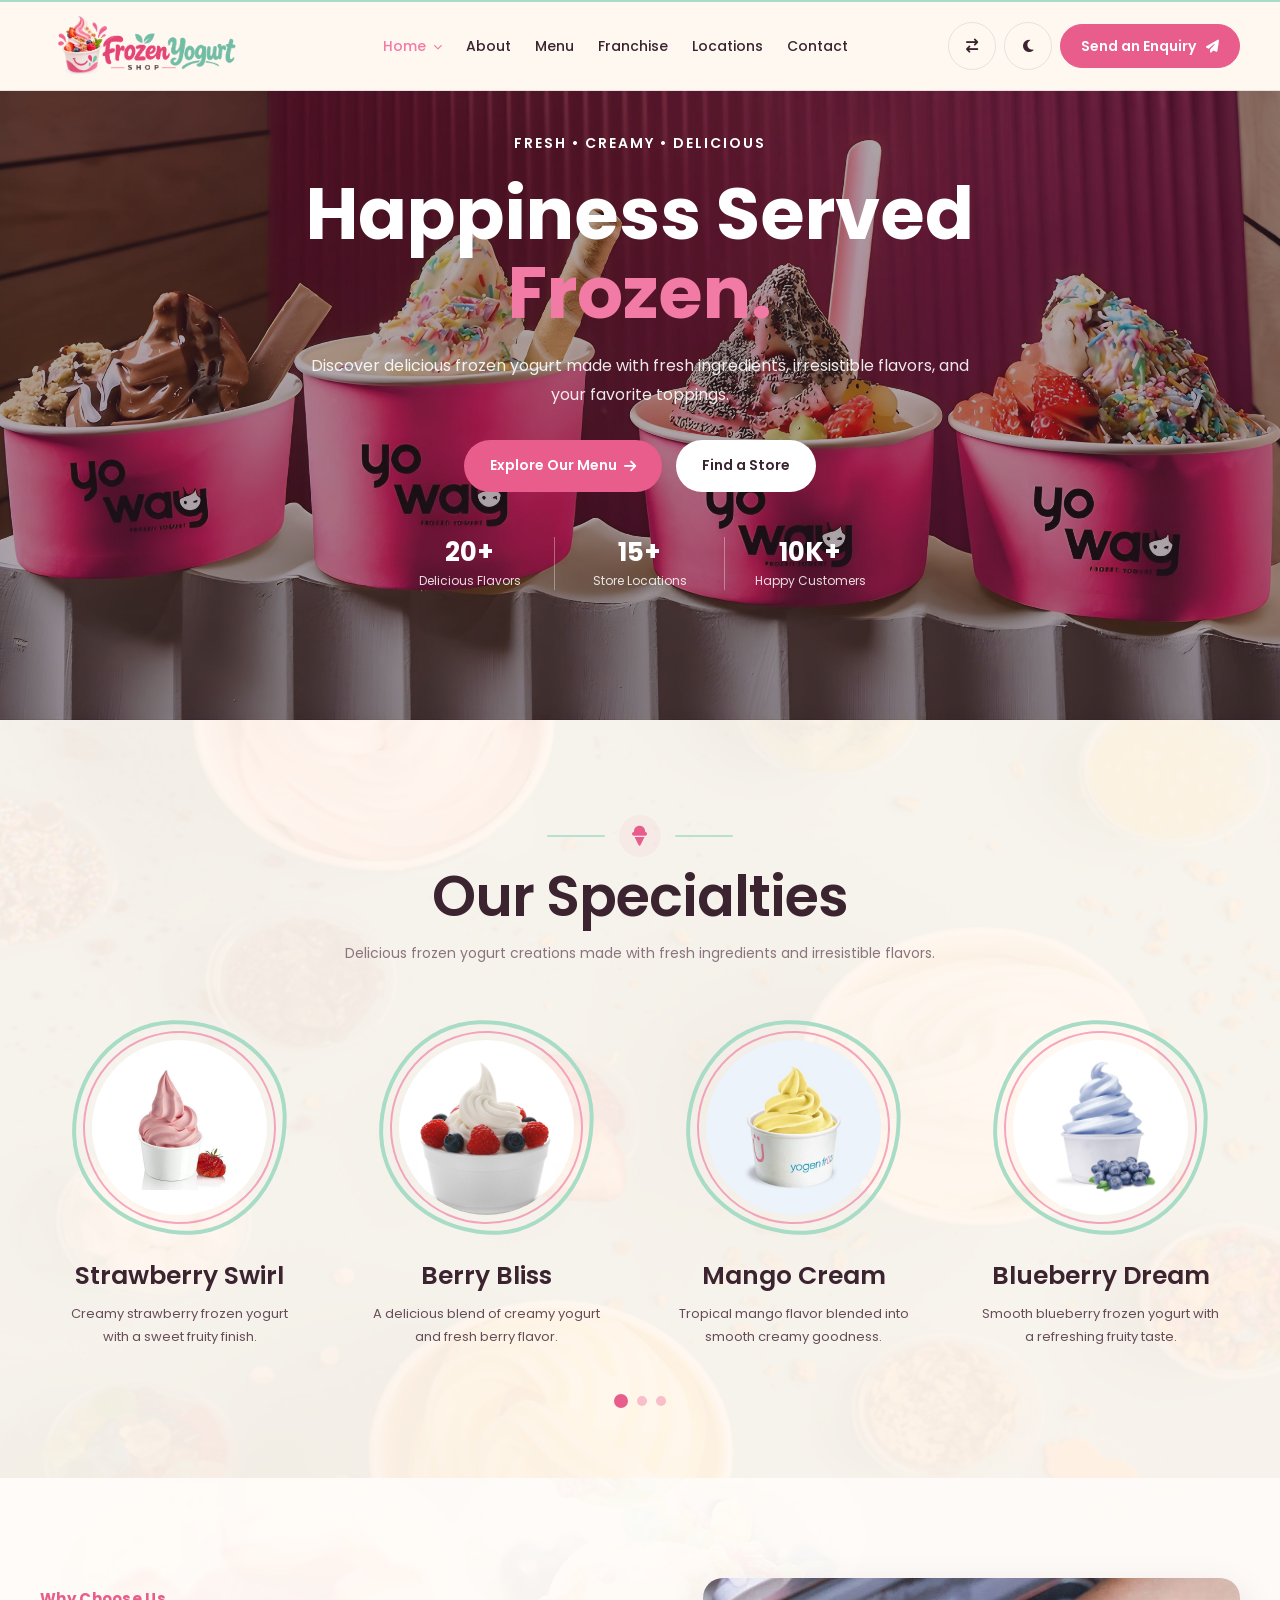
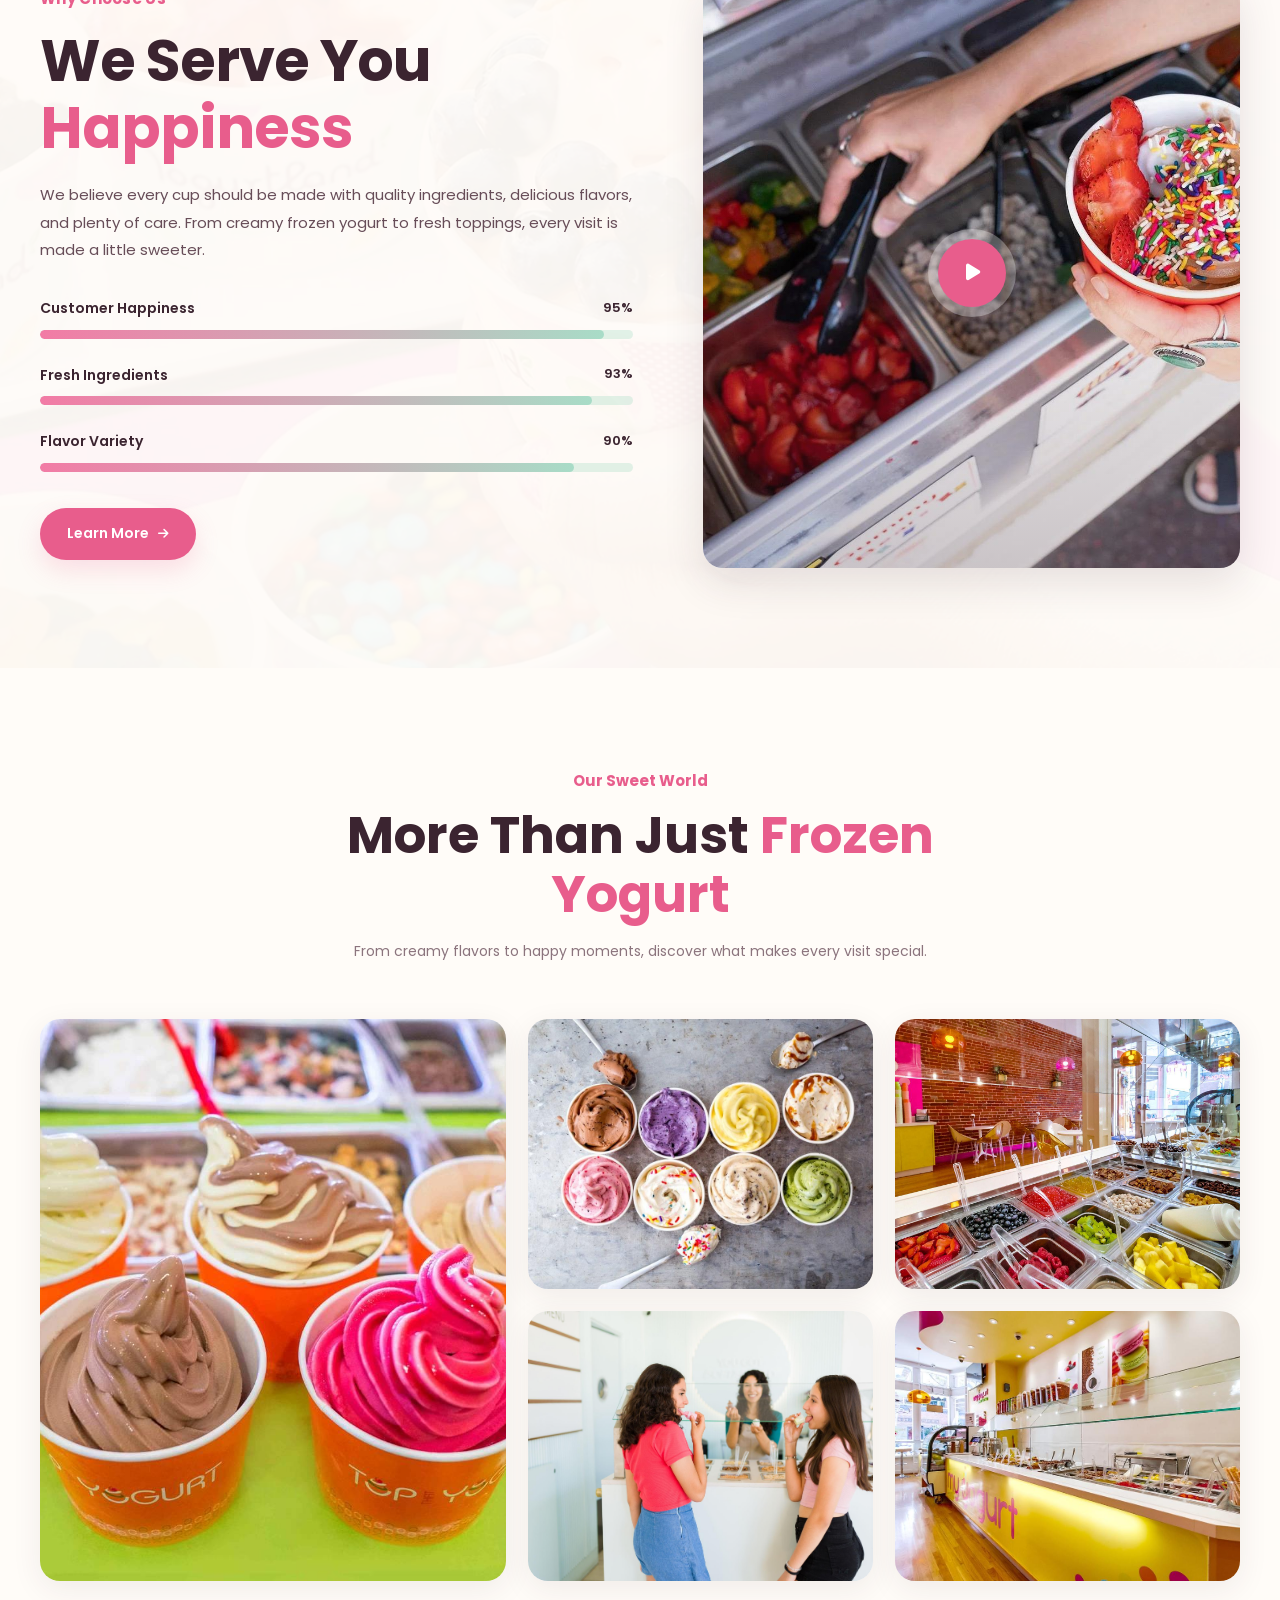
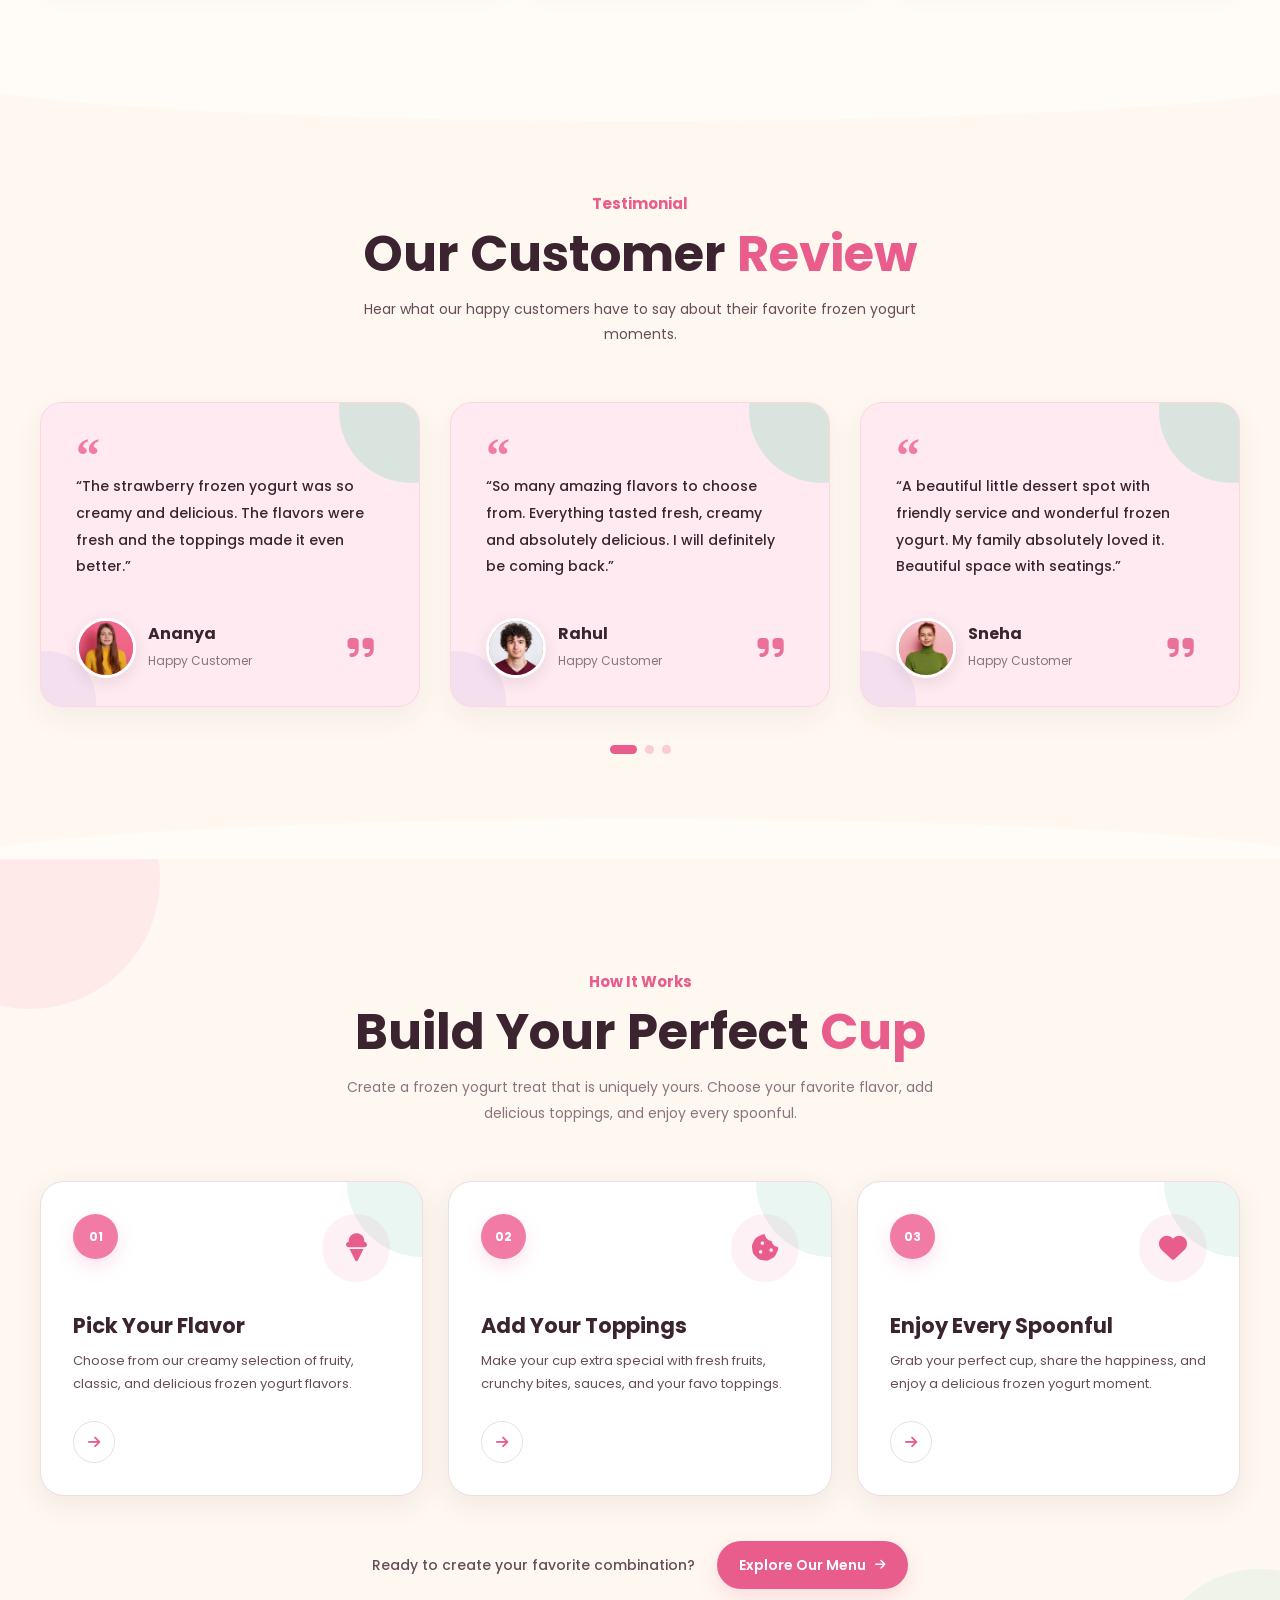
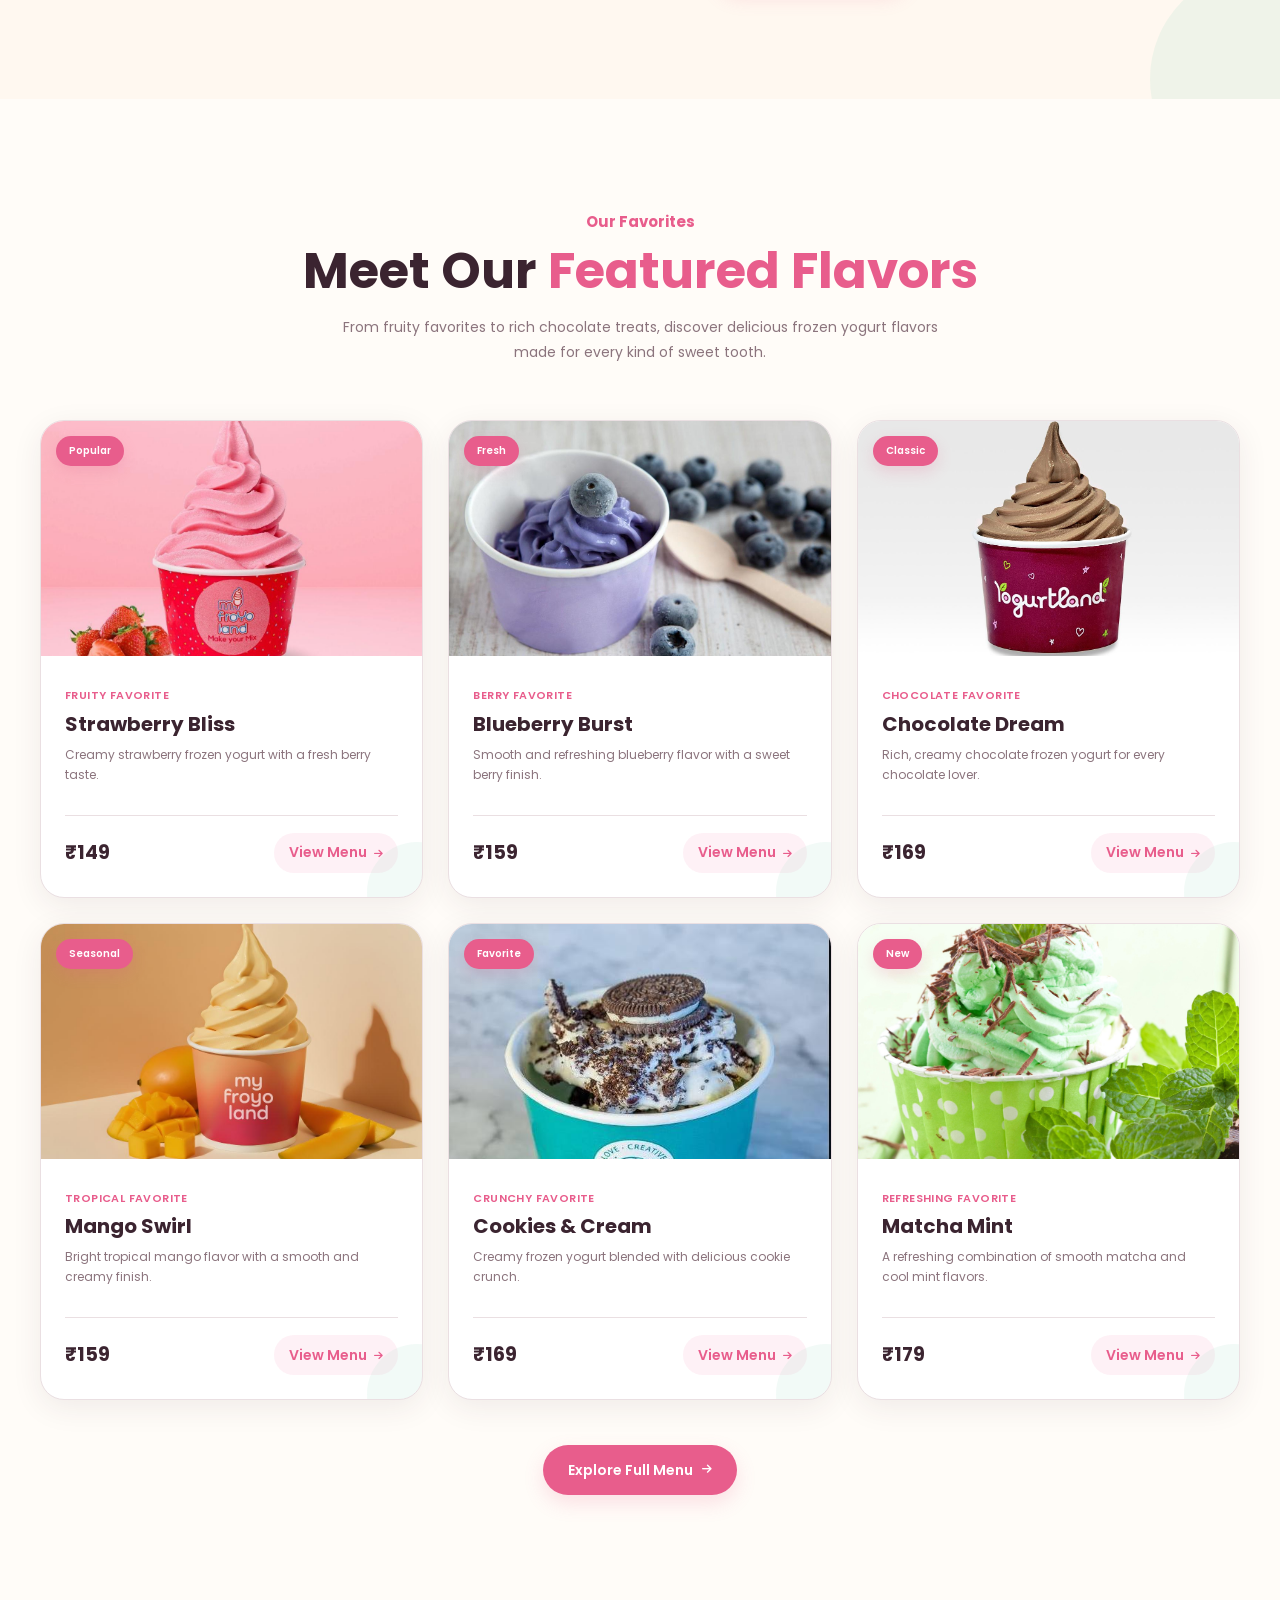
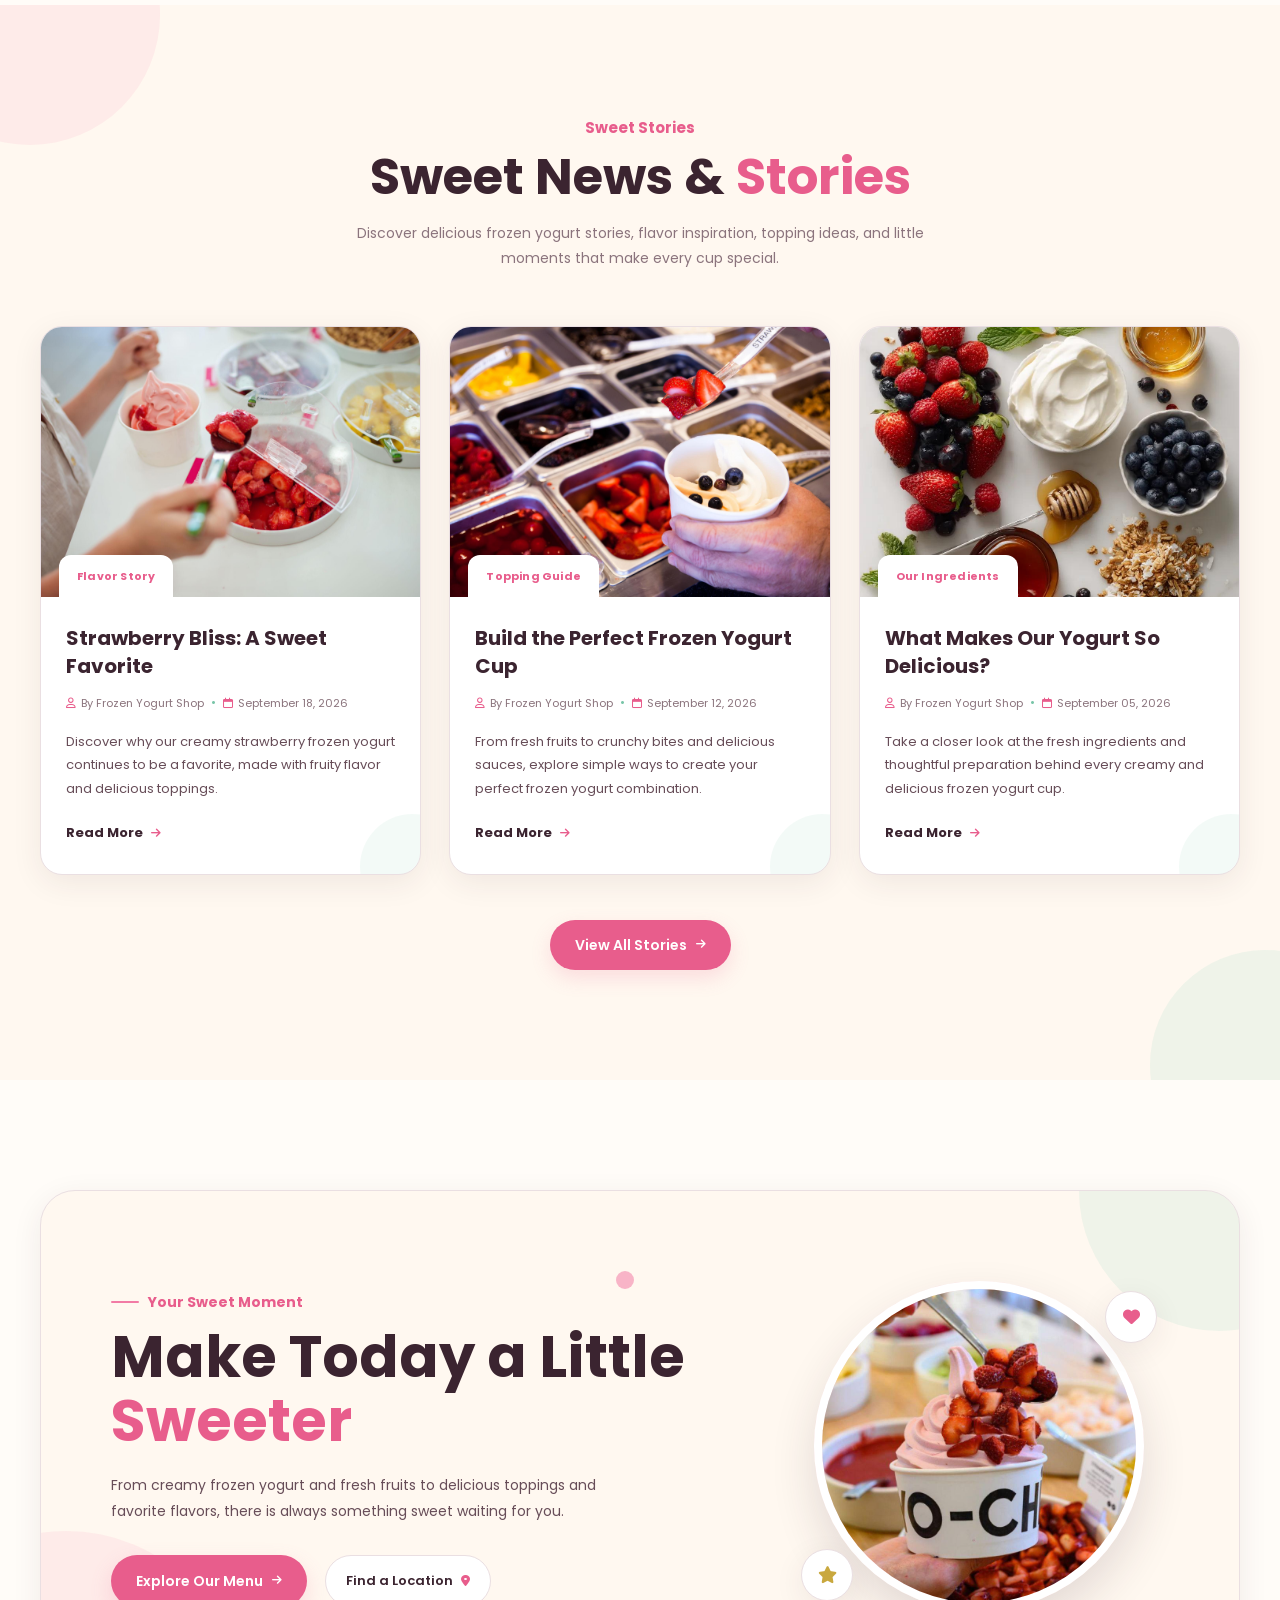
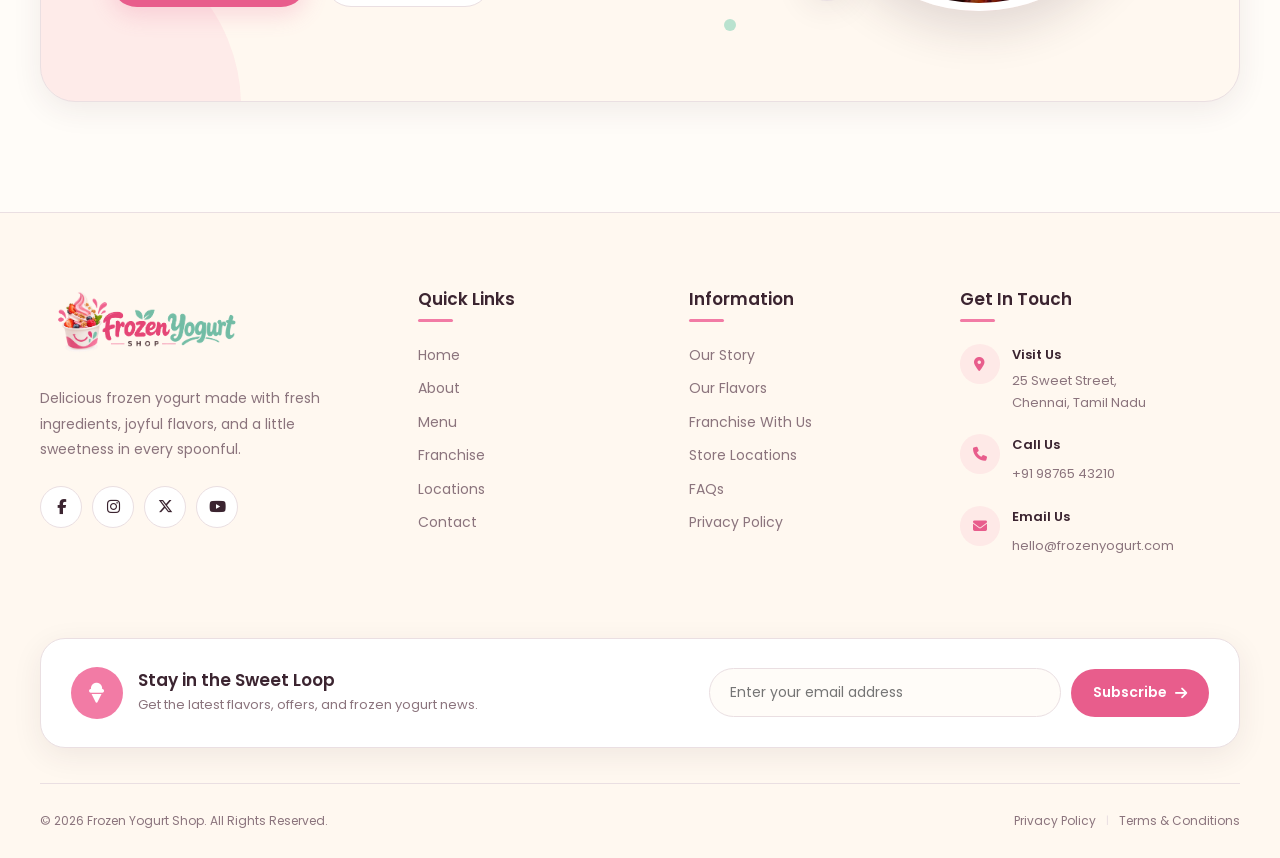
<file: index.html>
<!DOCTYPE html>

<html lang="en">

<head>
  <meta charset="UTF-8">
  <meta name="viewport" content="width=device-width, initial-scale=1.0">
  <title>Froyo Bliss | Frozen Yogurt Shop</title>

  <!-- Favicon -->

  <link rel="icon" type="image/png" href="images/logo.png">

  <!-- Google Fonts -->

  <link rel="preconnect" href="https://fonts.googleapis.com">
  <link rel="preconnect" href="https://fonts.gstatic.com" crossorigin>
  <link href="https://fonts.googleapis.com/css2?family=Poppins:wght@300;400;500;600;700;800&display=swap" rel="stylesheet">

  <!-- Font Awesome -->

  <link rel="stylesheet" href="https://cdnjs.cloudflare.com/ajax/libs/font-awesome/6.7.2/css/all.min.css">

  <!-- CSS -->

  <link rel="stylesheet" href="css/style.css">
  <link rel="stylesheet" href="css/responsive.css">
</head>

<body>

<!-- =========================================================
     FROZEN YOGURT SHOP
     HEADER START
========================================================= -->

<header class="site-header" id="siteHeader">

    <div class="header-container">

        <!-- =================================================
             LOGO
        ================================================== -->

        <a
            href="index.html"
            class="site-logo"
            aria-label="Frozen Yogurt Shop Home"
        >

            <img
                src="images/logo.png"
                alt="Frozen Yogurt Shop Logo"
            >

        </a>


        <!-- =================================================
             MAIN NAVIGATION
        ================================================== -->

        <nav
            class="main-nav"
            id="mainNav"
            aria-label="Main Navigation"
        >

            <!-- =============================================
                 HOME DROPDOWN
            ============================================== -->

            <div class="nav-dropdown active">

                <button
                    type="button"
                    class="nav-dropdown-toggle"
                    aria-expanded="false"
                    aria-haspopup="true"
                >

                    <span>Home</span>

                    <i
                        class="fa-solid fa-chevron-down"
                        aria-hidden="true"
                    ></i>

                </button>


                <div class="nav-dropdown-menu">

                    <a href="index.html"class="active">
                        Home 1
                    </a>

                    <a href="home2.html">
                        Home 2
                    </a>

                </div>

            </div>


            <!-- =============================================
                 ABOUT
            ============================================== -->

            <a
                href="about.html"
                class="nav-link"
            >
                About
            </a>


            <!-- =============================================
                 MENU
            ============================================== -->

            <a
                href="menu.html"
                class="nav-link"
            >
                Menu
            </a>


            <!-- =============================================
                 FRANCHISE
            ============================================== -->

            <a
                href="franchise.html"
                class="nav-link"
            >
                Franchise
            </a>


            <!-- =============================================
                 LOCATIONS
            ============================================== -->

            <a
                href="locations.html"
                class="nav-link"
            >
                Locations
            </a>


            <!-- =============================================
                 CONTACT
            ============================================== -->

            <a
                href="contact.html"
                class="nav-link"
            >
                Contact
            </a>


            <!-- =============================================
                 HEADER CONTROLS
            ============================================== -->

            <div class="header-controls">

                <!-- =========================================
                     RTL BUTTON
                ========================================== -->

                <button
                    type="button"
                    class="header-control-btn rtl-toggle"
                    id="rtlToggle"
                    aria-label="Switch to RTL mode"
                    title="RTL Mode"
                >

                    <i
                        class="fa-solid fa-arrow-right-arrow-left"
                        aria-hidden="true"
                    ></i>

                </button>


                <!-- =========================================
                     DARK MODE BUTTON
                ========================================== -->

                <button
                    type="button"
                    class="header-control-btn dark-mode-toggle"
                    id="darkModeToggle"
                    aria-label="Enable dark mode"
                    title="Dark Mode"
                >

                    <i
                        class="fa-solid fa-moon"
                        aria-hidden="true"
                    ></i>

                </button>


                <!-- =========================================
                     LOGIN BUTTON
                ========================================== -->

                <!-- ENQUIRY BUTTON -->
<a href="enquiry.html" class="header-enquiry-btn">
    <span>Send an Enquiry</span>
    <i class="fa-solid fa-paper-plane"></i>
</a>

            </div>

        </nav>


        <!-- =================================================
             HAMBURGER BUTTON
        ================================================== -->

        <button
            type="button"
            class="menu-toggle"
            id="menuToggle"
            aria-label="Open navigation menu"
            aria-expanded="false"
            aria-controls="mainNav"
        >

            <i
                class="fa-solid fa-bars"
                aria-hidden="true"
            ></i>

        </button>

    </div>

</header>

<!-- =========================================================
     HEADER END
========================================================= -->
<section class="home1-hero" id="home1Hero">

    <div class="home1-hero-overlay"></div>

    <div class="home1-hero-container">

        <div class="home1-hero-content">

            <span class="home1-hero-subtitle">
                Fresh • Creamy • Delicious
            </span>

            <h1>
                Happiness Served <span>Frozen.</span>
            </h1>

            <p>
                Discover delicious frozen yogurt made with fresh ingredients,
                irresistible flavors, and your favorite toppings.
            </p>

            <div class="home1-hero-buttons">

                <a href="menu.html" class="btn">
                    Explore Our Menu
                    <i class="fa-solid fa-arrow-right"></i>
                </a>

                <a href="locations.html" class="btn btn-secondary">
                    Find a Store
                </a>

            </div>

            <div class="home1-hero-stats">

                <div class="home1-hero-stat">
                    <strong>20+</strong>
                    <span>Delicious Flavors</span>
                </div>

                <div class="home1-hero-stat">
                    <strong>15+</strong>
                    <span>Store Locations</span>
                </div>

                <div class="home1-hero-stat">
                    <strong>10K+</strong>
                    <span>Happy Customers</span>
                </div>

            </div>

        </div>

    </div>

</section>
<!-- =========================================================
     HOME 1 - OUR SPECIALTIES
========================================================= -->

<section class="home1-specialties" id="home1Specialties">

    <!-- Soft Background Image -->
    <div class="home1-specialties-bg"></div>

    <div class="home1-specialties-container">

        <!-- =================================================
             SECTION HEADING
        ================================================== -->

        <div class="home1-specialties-heading">

            <div class="home1-specialties-decor">
                <span></span>

                <i class="fa-solid fa-ice-cream"></i>

                <span></span>
            </div>

            <h2>Our Specialties</h2>

            <p>
                Delicious frozen yogurt creations made with
                fresh ingredients and irresistible flavors.
            </p>

        </div>


        <!-- =================================================
             SPECIALTIES GRID
        ================================================== -->

        <div class="home1-specialties-grid">


            <!-- =================================================
                 ITEM 01
            ================================================== -->

            <article class="home1-specialty-item">

                <div class="home1-specialty-image">

                    <div class="home1-specialty-frame"></div>

                    <img
                        src="images/specialty-strawberry.jpg"
                        alt="Strawberry frozen yogurt"
                    >

                </div>

                <div class="home1-specialty-content">

                    <h3>Strawberry Swirl</h3>

                    <p>
                        Creamy strawberry frozen yogurt
                        with a sweet fruity finish.
                    </p>

                </div>

            </article>


            <!-- =================================================
                 ITEM 02
            ================================================== -->

            <article class="home1-specialty-item">

                <div class="home1-specialty-image">

                    <div class="home1-specialty-frame"></div>

                    <img
                        src="images/specialty-berry.png"
                        alt="Berry frozen yogurt"
                    >

                </div>

                <div class="home1-specialty-content">

                    <h3>Berry Bliss</h3>

                    <p>
                        A delicious blend of creamy yogurt
                        and fresh berry flavor.
                    </p>

                </div>

            </article>


            <!-- =================================================
                 ITEM 03
            ================================================== -->

            <article class="home1-specialty-item">

                <div class="home1-specialty-image">

                    <div class="home1-specialty-frame"></div>

                    <img
                        src="images/specialty-mango.png"
                        alt="Mango frozen yogurt"
                    >

                </div>

                <div class="home1-specialty-content">

                    <h3>Mango Cream</h3>

                    <p>
                        Tropical mango flavor blended
                        into smooth creamy goodness.
                    </p>

                </div>

            </article>


            <!-- =================================================
                 ITEM 04
            ================================================== -->

            <article class="home1-specialty-item">

                <div class="home1-specialty-image">

                    <div class="home1-specialty-frame"></div>

                    <img
                        src="images/specialty-blueberry.png"
                        alt="Blueberry frozen yogurt"
                    >

                </div>

                <div class="home1-specialty-content">

                    <h3>Blueberry Dream</h3>

                    <p>
                        Smooth blueberry frozen yogurt
                        with a refreshing fruity taste.
                    </p>

                </div>

            </article>

        </div>


        <!-- =================================================
             PAGINATION DOTS
        ================================================== -->

        <div class="home1-specialties-dots">

            <button
                type="button"
                class="active"
                aria-label="Specialties slide 1">
            </button>

            <button
                type="button"
                aria-label="Specialties slide 2">
            </button>

            <button
                type="button"
                aria-label="Specialties slide 3">
            </button>

        </div>

    </div>

</section>
<!-- =========================================================
     HOME 1 - WHY CHOOSE US
========================================================= -->

<section class="home1-why" id="home1Why">

    <!-- Soft Background -->
    <div class="home1-why-bg"></div>

    <div class="home1-why-container">

        <!-- =================================================
             LEFT CONTENT
        ================================================== -->

        <div class="home1-why-content">

            <span class="home1-why-label">
                Why Choose Us
            </span>

            <h2>
                We Serve You
                <span>Happiness</span>
            </h2>

            <p class="home1-why-description">
                We believe every cup should be made with quality
                ingredients, delicious flavors, and plenty of care.
                From creamy frozen yogurt to fresh toppings,
                every visit is made a little sweeter.
            </p>


            <!-- =================================================
                 PROGRESS 01
            ================================================== -->

            <div class="home1-why-progress">

                <div class="home1-why-progress-head">
                    <strong>Customer Happiness</strong>
                    <span>95%</span>
                </div>

                <div class="home1-why-progress-bar">
                    <span style="width: 95%;"></span>
                </div>

            </div>


            <!-- =================================================
                 PROGRESS 02
            ================================================== -->

            <div class="home1-why-progress">

                <div class="home1-why-progress-head">
                    <strong>Fresh Ingredients</strong>
                    <span>93%</span>
                </div>

                <div class="home1-why-progress-bar">
                    <span style="width: 93%;"></span>
                </div>

            </div>


            <!-- =================================================
                 PROGRESS 03
            ================================================== -->

            <div class="home1-why-progress">

                <div class="home1-why-progress-head">
                    <strong>Flavor Variety</strong>
                    <span>90%</span>
                </div>

                <div class="home1-why-progress-bar">
                    <span style="width: 90%;"></span>
                </div>

            </div>


            <!-- =================================================
                 BUTTON
            ================================================== -->

            <a href="about.html" class="home1-why-button">
                Learn More
                <i class="fa-solid fa-arrow-right"></i>
            </a>

        </div>


        <!-- =================================================
             RIGHT IMAGE
        ================================================== -->

        <div class="home1-why-image">

            <img
                src="images/home1-why.jpg"
                alt="Fresh frozen yogurt with strawberries"
            >

            <!-- Image Overlay -->

            <div class="home1-why-image-overlay"></div>


            <!-- Play Button -->

            <button
                type="button"
                class="home1-why-play"
                aria-label="Play frozen yogurt video"
            >
                <i class="fa-solid fa-play"></i>
            </button>

        </div>

    </div>

</section>
<!-- =========================================================
     HOME 1 - SWEET EXPERIENCES
========================================================= -->

<section class="home1-experiences" id="home1Experiences">

    <div class="home1-experiences-container">

        <!-- =================================================
             SECTION HEADING
        ================================================== -->

        <div class="home1-experiences-heading">

            <span class="home1-experiences-label">
                Our Sweet World
            </span>

            <h2>
                More Than Just
                <span>Frozen Yogurt</span>
            </h2>

            <p>
                From creamy flavors to happy moments,
                discover what makes every visit special.
            </p>

        </div>


        <!-- =================================================
             EXPERIENCE GRID
        ================================================== -->

        <div class="home1-experiences-grid">


            <!-- =================================================
                 ITEM 01 - LARGE LEFT
            ================================================== -->

            <article class="home1-experience-card home1-experience-large">

                <img
                    src="images/experience-fresh.jpg"
                    alt="Fresh frozen yogurt"
                >

                <div class="home1-experience-overlay">

                    <div class="home1-experience-content">

                        <span class="home1-experience-number">
                            01
                        </span>

                        <h3>
                            Fresh Every Day
                        </h3>

                        <p>
                            Made with carefully selected ingredients
                            for a smooth, creamy and delicious
                            frozen yogurt experience.
                        </p>

                    </div>

                </div>

            </article>


            <!-- =================================================
                 ITEM 02 - SMALL TOP
            ================================================== -->

            <article class="home1-experience-card home1-experience-small">

                <img
                    src="images/experience-flavors.jpg"
                    alt="Frozen yogurt flavors"
                >

                <div class="home1-experience-overlay">

                    <div class="home1-experience-content">

                        <span class="home1-experience-number">
                            02
                        </span>

                        <h3>
                            Endless Flavors
                        </h3>

                        <p>
                            Discover fruity favorites,
                            creamy classics and exciting
                            seasonal flavors.
                        </p>

                    </div>

                </div>

            </article>


            <!-- =================================================
                 ITEM 03 - SMALL TOP
            ================================================== -->

            <article class="home1-experience-card home1-experience-small">

                <img
                    src="images/experience-toppings.jpg"
                    alt="Frozen yogurt toppings"
                >

                <div class="home1-experience-overlay">

                    <div class="home1-experience-content">

                        <span class="home1-experience-number">
                            03
                        </span>

                        <h3>
                            Pick Your Toppings
                        </h3>

                        <p>
                            Add fresh fruits, crunchy bites,
                            sauces and your favorite toppings.
                        </p>

                    </div>

                </div>

            </article>


            <!-- =================================================
                 ITEM 04 - LARGE BOTTOM
            ================================================== -->

            <article class="home1-experience-card home1-experience-wide">

                <img
                    src="images/experience-happy.jpg"
                    alt="Happy customers enjoying frozen yogurt"
                >

                <div class="home1-experience-overlay">

                    <div class="home1-experience-content">

                        <span class="home1-experience-number">
                            04
                        </span>

                        <h3>
                            Made For Happy Moments
                        </h3>

                        <p>
                            A sweet place to meet, relax and
                            enjoy delicious moments together.
                        </p>

                    </div>

                </div>

            </article>


            <!-- =================================================
                 ITEM 05 - RIGHT BOTTOM
            ================================================== -->

            <article class="home1-experience-card home1-experience-wide">

                <img
                    src="images/experience-shop.jpg"
                    alt="Frozen yogurt shop"
                >

                <div class="home1-experience-overlay">

                    <div class="home1-experience-content">

                        <span class="home1-experience-number">
                            05
                        </span>

                        <h3>
                            Your Happy Place
                        </h3>

                        <p>
                            Step into our welcoming space and
                            enjoy a little sweetness in every visit.
                        </p>

                    </div>

                </div>

            </article>


        </div>

    </div>

</section>
<!-- =========================================================
     HOME 1 - TESTIMONIALS
========================================================= -->

<section class="home1-testimonial" id="home1Testimonial">

    <div class="home1-testimonial-container">

        <!-- =================================================
             SECTION HEADING
        ================================================== -->

        <div class="home1-testimonial-heading">

            <span class="home1-testimonial-label">
                Testimonial
            </span>

            <h2>
                Our Customer <span>Review</span>
            </h2>

            <p>
                Hear what our happy customers have to say
                about their favorite frozen yogurt moments.
            </p>

        </div>


        <!-- =================================================
             TESTIMONIAL CARDS
        ================================================== -->

        <div class="home1-testimonial-grid">


            <!-- =================================================
                 TESTIMONIAL 01
            ================================================== -->

            <article class="home1-testimonial-card">

                <div class="home1-testimonial-text">

                    <p>
                        “The strawberry frozen yogurt was so
                        creamy and delicious. The flavors were
                        fresh and the toppings made it even better.”
                    </p>

                </div>


                <div class="home1-testimonial-bottom">

                    <div class="home1-testimonial-author">

                        <div class="home1-testimonial-avatar">
                            <img
                                src="images/testimonial-1.jpg"
                                alt="Ananya"
                            >
                        </div>

                        <div class="home1-testimonial-author-info">

                            <h3>
                                Ananya
                            </h3>

                            <span>
                                Happy Customer
                            </span>

                        </div>

                    </div>


                    <div class="home1-testimonial-quote">
                        <i class="fa-solid fa-quote-right"></i>
                    </div>

                </div>

            </article>



            <!-- =================================================
                 TESTIMONIAL 02
            ================================================== -->

            <article class="home1-testimonial-card">

                <div class="home1-testimonial-text">

                    <p>
                        “So many amazing flavors to choose from.
                        Everything tasted fresh, creamy and
                        absolutely delicious. I will definitely
                        be coming back.”
                    </p>

                </div>


                <div class="home1-testimonial-bottom">

                    <div class="home1-testimonial-author">

                        <div class="home1-testimonial-avatar">
                            <img
                                src="images/testimonial-2.jpg"
                                alt="Rahul"
                            >
                        </div>

                        <div class="home1-testimonial-author-info">

                            <h3>
                                Rahul
                            </h3>

                            <span>
                                Happy Customer
                            </span>

                        </div>

                    </div>


                    <div class="home1-testimonial-quote">
                        <i class="fa-solid fa-quote-right"></i>
                    </div>

                </div>

            </article>



            <!-- =================================================
                 TESTIMONIAL 03
            ================================================== -->

            <article class="home1-testimonial-card">

                <div class="home1-testimonial-text">

                    <p>
                        “A beautiful little dessert spot with
                        friendly service and wonderful frozen
                        yogurt. My family absolutely loved it. Beautiful space with seatings.”
                    </p>

                </div>


                <div class="home1-testimonial-bottom">

                    <div class="home1-testimonial-author">

                        <div class="home1-testimonial-avatar">
                            <img
                                src="images/testimonial-3.jpg"
                                alt="Sneha"
                            >
                        </div>

                        <div class="home1-testimonial-author-info">

                            <h3>
                                Sneha
                            </h3>

                            <span>
                                Happy Customer
                            </span>

                        </div>

                    </div>


                    <div class="home1-testimonial-quote">
                        <i class="fa-solid fa-quote-right"></i>
                    </div>

                </div>

            </article>


        </div>


        <!-- =================================================
             SLIDER DOTS
        ================================================== -->

        <div class="home1-testimonial-dots">

            <button
                type="button"
                class="home1-testimonial-dot active"
                aria-label="Testimonial 1"
            ></button>

            <button
                type="button"
                class="home1-testimonial-dot"
                aria-label="Testimonial 2"
            ></button>

            <button
                type="button"
                class="home1-testimonial-dot"
                aria-label="Testimonial 3"
            ></button>

        </div>

    </div>

</section>
<!-- =========================================================
     HOME 1 - BUILD YOUR PERFECT CUP
========================================================= -->

<section class="home1-how-it-works" id="home1HowItWorks">

    <div class="home1-how-container">

        <!-- SECTION HEADING -->
        <div class="home1-how-heading">

            <span class="home1-how-label">
                How It Works
            </span>

            <h2>
                Build Your Perfect <span>Cup</span>
            </h2>

            <p>
                Create a frozen yogurt treat that is uniquely yours.
                Choose your favorite flavor, add delicious toppings,
                and enjoy every spoonful.
            </p>

        </div>


        <!-- STEPS -->
        <div class="home1-how-grid">


            <!-- STEP 01 -->
            <article class="home1-how-card">

                <div class="home1-how-top">

                    <span class="home1-how-number">
                        01
                    </span>

                    <div class="home1-how-icon">
                        <i class="fa-solid fa-ice-cream"></i>
                    </div>

                </div>

                <div class="home1-how-content">

                    <h3>
                        Pick Your Flavor
                    </h3>

                    <p>
                        Choose from our creamy selection of
                        fruity, classic, and delicious frozen
                        yogurt flavors.
                    </p>

                </div>

                <span class="home1-how-arrow">
                    <i class="fa-solid fa-arrow-right"></i>
                </span>

            </article>


            <!-- STEP 02 -->
            <article class="home1-how-card">

                <div class="home1-how-top">

                    <span class="home1-how-number">
                        02
                    </span>

                    <div class="home1-how-icon">
                        <i class="fa-solid fa-cookie-bite"></i>
                    </div>

                </div>

                <div class="home1-how-content">

                    <h3>
                        Add Your Toppings
                    </h3>

                    <p>
                        Make your cup extra special with
                        fresh fruits, crunchy bites, sauces,
                        and your favo toppings.
                    </p>

                </div>

                <span class="home1-how-arrow">
                    <i class="fa-solid fa-arrow-right"></i>
                </span>

            </article>


            <!-- STEP 03 -->
            <article class="home1-how-card">

                <div class="home1-how-top">

                    <span class="home1-how-number">
                        03
                    </span>

                    <div class="home1-how-icon">
                        <i class="fa-solid fa-heart"></i>
                    </div>

                </div>

                <div class="home1-how-content">

                    <h3>
                        Enjoy Every Spoonful
                    </h3>

                    <p>
                        Grab your perfect cup, share the
                        happiness, and enjoy a delicious
                        frozen yogurt moment.
                    </p>

                </div>

                <span class="home1-how-arrow">
                    <i class="fa-solid fa-arrow-right"></i>
                </span>

            </article>


        </div>


        <!-- BOTTOM CTA -->
        <div class="home1-how-bottom">

            <p>
                Ready to create your favorite combination?
            </p>

            <a href="menu.html" class="home1-how-btn">
                Explore Our Menu
                <i class="fa-solid fa-arrow-right"></i>
            </a>

        </div>

    </div>

</section>
<!-- =========================================================
     HOME 1 - FEATURED FLAVORS
========================================================= -->

<section class="home1-flavors" id="home1Flavors">

    <div class="home1-flavors-container">

        <!-- SECTION HEADING -->
        <div class="home1-flavors-heading">

            <span class="home1-flavors-label">
                Our Favorites
            </span>

            <h2>
                Meet Our <span>Featured Flavors</span>
            </h2>

            <p>
                From fruity favorites to rich chocolate treats,
                discover delicious frozen yogurt flavors made
                for every kind of sweet tooth.
            </p>

        </div>


        <!-- FLAVOR GRID -->
        <div class="home1-flavors-grid">


            <!-- FLAVOR 01 -->
            <article class="home1-flavor-card">

                <div class="home1-flavor-image">

                    <img
                        src="images/flavor-strawberry.jpg"
                        alt="Strawberry Bliss frozen yogurt"
                    >

                    <span class="home1-flavor-badge">
                        Popular
                    </span>

                </div>

                <div class="home1-flavor-content">

                    <span class="home1-flavor-category">
                        Fruity Favorite
                    </span>

                    <h3>
                        Strawberry Bliss
                    </h3>

                    <p>
                        Creamy strawberry frozen yogurt
                        with a fresh berry taste.
                    </p>

                    <div class="home1-flavor-bottom">

                        <span class="home1-flavor-price">
                            ₹149
                        </span>

                        <a href="menu.html" class="home1-flavor-btn">
                            View Menu
                            <i class="fa-solid fa-arrow-right"></i>
                        </a>

                    </div>

                </div>

            </article>


            <!-- FLAVOR 02 -->
            <article class="home1-flavor-card">

                <div class="home1-flavor-image">

                    <img
                        src="images/flavor-blueberry.jpg"
                        alt="Blueberry Burst frozen yogurt"
                    >

                    <span class="home1-flavor-badge">
                        Fresh
                    </span>

                </div>

                <div class="home1-flavor-content">

                    <span class="home1-flavor-category">
                        Berry Favorite
                    </span>

                    <h3>
                        Blueberry Burst
                    </h3>

                    <p>
                        Smooth and refreshing blueberry
                        flavor with a sweet berry finish.
                    </p>

                    <div class="home1-flavor-bottom">

                        <span class="home1-flavor-price">
                            ₹159
                        </span>

                        <a href="menu.html" class="home1-flavor-btn">
                            View Menu
                            <i class="fa-solid fa-arrow-right"></i>
                        </a>

                    </div>

                </div>

            </article>


            <!-- FLAVOR 03 -->
            <article class="home1-flavor-card">

                <div class="home1-flavor-image">

                    <img
                        src="images/flavor-chocolate.jpg"
                        alt="Chocolate Dream frozen yogurt"
                    >

                    <span class="home1-flavor-badge">
                        Classic
                    </span>

                </div>

                <div class="home1-flavor-content">

                    <span class="home1-flavor-category">
                        Chocolate Favorite
                    </span>

                    <h3>
                        Chocolate Dream
                    </h3>

                    <p>
                        Rich, creamy chocolate frozen yogurt
                        for every chocolate lover.
                    </p>

                    <div class="home1-flavor-bottom">

                        <span class="home1-flavor-price">
                            ₹169
                        </span>

                        <a href="menu.html" class="home1-flavor-btn">
                            View Menu
                            <i class="fa-solid fa-arrow-right"></i>
                        </a>

                    </div>

                </div>

            </article>


            <!-- FLAVOR 04 -->
            <article class="home1-flavor-card">

                <div class="home1-flavor-image">

                    <img
                        src="images/flavor-mango.jpg"
                        alt="Mango Swirl frozen yogurt"
                    >

                    <span class="home1-flavor-badge">
                        Seasonal
                    </span>

                </div>

                <div class="home1-flavor-content">

                    <span class="home1-flavor-category">
                        Tropical Favorite
                    </span>

                    <h3>
                        Mango Swirl
                    </h3>

                    <p>
                        Bright tropical mango flavor with
                        a smooth and creamy finish.
                    </p>

                    <div class="home1-flavor-bottom">

                        <span class="home1-flavor-price">
                            ₹159
                        </span>

                        <a href="menu.html" class="home1-flavor-btn">
                            View Menu
                            <i class="fa-solid fa-arrow-right"></i>
                        </a>

                    </div>

                </div>

            </article>


            <!-- FLAVOR 05 -->
            <article class="home1-flavor-card">

                <div class="home1-flavor-image">

                    <img
                        src="images/flavor-cookies.jpg"
                        alt="Cookies and Cream frozen yogurt"
                    >

                    <span class="home1-flavor-badge">
                        Favorite
                    </span>

                </div>

                <div class="home1-flavor-content">

                    <span class="home1-flavor-category">
                        Crunchy Favorite
                    </span>

                    <h3>
                        Cookies &amp; Cream
                    </h3>

                    <p>
                        Creamy frozen yogurt blended with
                        delicious cookie crunch.
                    </p>

                    <div class="home1-flavor-bottom">

                        <span class="home1-flavor-price">
                            ₹169
                        </span>

                        <a href="menu.html" class="home1-flavor-btn">
                            View Menu
                            <i class="fa-solid fa-arrow-right"></i>
                        </a>

                    </div>

                </div>

            </article>


            <!-- FLAVOR 06 -->
            <article class="home1-flavor-card">

                <div class="home1-flavor-image">

                    <img
                        src="images/flavor-matcha.jpg"
                        alt="Matcha Mint frozen yogurt"
                    >

                    <span class="home1-flavor-badge">
                        New
                    </span>

                </div>

                <div class="home1-flavor-content">

                    <span class="home1-flavor-category">
                        Refreshing Favorite
                    </span>

                    <h3>
                        Matcha Mint
                    </h3>

                    <p>
                        A refreshing combination of smooth
                        matcha and cool mint flavors.
                    </p>

                    <div class="home1-flavor-bottom">

                        <span class="home1-flavor-price">
                            ₹179
                        </span>

                        <a href="menu.html" class="home1-flavor-btn">
                            View Menu
                            <i class="fa-solid fa-arrow-right"></i>
                        </a>

                    </div>

                </div>

            </article>


        </div>


        <!-- VIEW FULL MENU -->
        <div class="home1-flavors-footer">

            <a href="menu.html" class="home1-flavors-main-btn">
                Explore Full Menu
                <i class="fa-solid fa-arrow-right"></i>
            </a>

        </div>

    </div>

</section>
<!-- =========================================================
     HOME 1 - SWEET NEWS & STORIES
========================================================= -->

<section class="home1-news" id="home1News">

    <div class="home1-news-container">

        <!-- SECTION HEADING -->
        <div class="home1-news-heading">

            <span class="home1-news-label">
                Sweet Stories
            </span>

            <h2>
                Sweet News &amp; <span>Stories</span>
            </h2>

            <p>
                Discover delicious frozen yogurt stories, flavor inspiration,
                topping ideas, and little moments that make every cup special.
            </p>

        </div>


        <!-- NEWS GRID -->
        <div class="home1-news-grid">

            <!-- =========================
                 ARTICLE 01
            ========================== -->
            <article class="home1-news-card">

                <div class="home1-news-image">

                    <img
                        src="images/news-1.jpg"
                        alt="Fresh strawberry frozen yogurt"
                    >

                    <span class="home1-news-category">
                        Flavor Story
                    </span>

                </div>


                <div class="home1-news-content">

                    <h3>
                        Strawberry Bliss: A Sweet Favorite
                    </h3>

                    <div class="home1-news-meta">

                        <span>
                            <i class="fa-regular fa-user"></i>
                            By Frozen Yogurt Shop
                        </span>

                        <span class="home1-news-divider">•</span>

                        <span>
                            <i class="fa-regular fa-calendar"></i>
                            September 18, 2026
                        </span>

                    </div>

                    <p>
                        Discover why our creamy strawberry frozen yogurt
                        continues to be a favorite, made with fruity flavor
                        and delicious toppings.
                    </p>

                    <a href="#" class="home1-news-readmore">
                        Read More
                        <i class="fa-solid fa-arrow-right"></i>
                    </a>

                </div>

            </article>


            <!-- =========================
                 ARTICLE 02
            ========================== -->
            <article class="home1-news-card">

                <div class="home1-news-image">

                    <img
                        src="images/news-2.jpg"
                        alt="Colorful frozen yogurt toppings"
                    >

                    <span class="home1-news-category">
                        Topping Guide
                    </span>

                </div>


                <div class="home1-news-content">

                    <h3>
                        Build the Perfect Frozen Yogurt Cup
                    </h3>

                    <div class="home1-news-meta">

                        <span>
                            <i class="fa-regular fa-user"></i>
                            By Frozen Yogurt Shop
                        </span>

                        <span class="home1-news-divider">•</span>

                        <span>
                            <i class="fa-regular fa-calendar"></i>
                            September 12, 2026
                        </span>

                    </div>

                    <p>
                        From fresh fruits to crunchy bites and delicious
                        sauces, explore simple ways to create your perfect
                        frozen yogurt combination.
                    </p>

                    <a href="#" class="home1-news-readmore">
                        Read More
                        <i class="fa-solid fa-arrow-right"></i>
                    </a>

                </div>

            </article>


            <!-- =========================
                 ARTICLE 03
            ========================== -->
            <article class="home1-news-card">

                <div class="home1-news-image">

                    <img
                        src="images/news-3.jpg"
                        alt="Fresh ingredients for frozen yogurt"
                    >

                    <span class="home1-news-category">
                        Our Ingredients
                    </span>

                </div>


                <div class="home1-news-content">

                    <h3>
                        What Makes Our Yogurt So Delicious?
                    </h3>

                    <div class="home1-news-meta">

                        <span>
                            <i class="fa-regular fa-user"></i>
                            By Frozen Yogurt Shop
                        </span>

                        <span class="home1-news-divider">•</span>

                        <span>
                            <i class="fa-regular fa-calendar"></i>
                            September 05, 2026
                        </span>

                    </div>

                    <p>
                        Take a closer look at the fresh ingredients and
                        thoughtful preparation behind every creamy and
                        delicious frozen yogurt cup.
                    </p>

                    <a href="#" class="home1-news-readmore">
                        Read More
                        <i class="fa-solid fa-arrow-right"></i>
                    </a>

                </div>

            </article>

        </div>


        <!-- VIEW ALL BUTTON -->
        <div class="home1-news-footer">

            <a href="#" class="home1-news-main-btn">
                View All Stories
                <i class="fa-solid fa-arrow-right"></i>
            </a>

        </div>

    </div>

</section>
<!-- =========================================================
     HOME 1 - FINAL CTA
========================================================= -->

<section class="home1-final-cta" id="home1FinalCta">

    <div class="home1-final-cta-container">

        <div class="home1-final-cta-content">

            <span class="home1-final-cta-label">
                Your Sweet Moment
            </span>

            <h2>
                Make Today a Little <span>Sweeter</span>
            </h2>

            <p>
                From creamy frozen yogurt and fresh fruits to
                delicious toppings and favorite flavors,
                there is always something sweet waiting for you.
            </p>

            <div class="home1-final-cta-buttons">

                <a href="menu.html" class="home1-final-cta-btn">
                    Explore Our Menu
                    <i class="fa-solid fa-arrow-right"></i>
                </a>

                <a href="locations.html" class="home1-final-cta-link">
                    Find a Location
                    <i class="fa-solid fa-location-dot"></i>
                </a>

            </div>

        </div>


        <!-- DECORATIVE FROZEN YOGURT IMAGE -->

        <div class="home1-final-cta-image">

            <div class="home1-final-cta-image-circle"></div>

            <img
                src="images/final-cta-yogurt.jpg"
                alt="Delicious frozen yogurt with fresh toppings"
            >

            <span class="home1-final-cta-decoration home1-final-cta-decoration-one">
                <i class="fa-solid fa-heart"></i>
            </span>

            <span class="home1-final-cta-decoration home1-final-cta-decoration-two">
                <i class="fa-solid fa-star"></i>
            </span>

        </div>


        <!-- DECORATIVE BACKGROUND SHAPES -->

        <span class="home1-final-cta-shape home1-final-cta-shape-one"></span>

        <span class="home1-final-cta-shape home1-final-cta-shape-two"></span>

    </div>

</section>
<!-- =========================================================
     FOOTER
========================================================= -->

<footer class="site-footer" id="siteFooter">

    <div class="footer-container">

        <!-- =================================================
             FOOTER TOP
        ================================================== -->

        <div class="footer-top">


            <!-- BRAND -->
            <div class="footer-column footer-brand">

                <a href="index.html" class="footer-logo">
                    <img
                        src="images/logo.png"
                        alt="Frozen Yogurt Shop Logo"
                    >
                </a>

                <p class="footer-description">
                    Delicious frozen yogurt made with fresh
                    ingredients, joyful flavors, and a little
                    sweetness in every spoonful.
                </p>

                <!-- SOCIAL LINKS -->

                <div class="footer-social">

                    <a
                        href="#"
                        aria-label="Facebook"
                        title="Facebook"
                    >
                        <i class="fa-brands fa-facebook-f"></i>
                    </a>

                    <a
                        href="#"
                        aria-label="Instagram"
                        title="Instagram"
                    >
                        <i class="fa-brands fa-instagram"></i>
                    </a>

                    <a
                        href="#"
                        aria-label="Twitter"
                        title="Twitter"
                    >
                        <i class="fa-brands fa-x-twitter"></i>
                    </a>

                    <a
                        href="#"
                        aria-label="YouTube"
                        title="YouTube"
                    >
                        <i class="fa-brands fa-youtube"></i>
                    </a>

                </div>

            </div>


            <!-- QUICK LINKS -->

            <div class="footer-column">

                <h3 class="footer-title">
                    Quick Links
                </h3>

                <ul class="footer-links">

                    <li>
                        <a href="index.html">
                            Home
                        </a>
                    </li>

                    <li>
                        <a href="about.html">
                            About
                        </a>
                    </li>

                    <li>
                        <a href="menu.html">
                            Menu
                        </a>
                    </li>

                    <li>
                        <a href="franchise.html">
                            Franchise
                        </a>
                    </li>

                    <li>
                        <a href="locations.html">
                            Locations
                        </a>
                    </li>

                    <li>
                        <a href="contact.html">
                            Contact
                        </a>
                    </li>

                </ul>

            </div>


            <!-- INFORMATION -->

            <div class="footer-column">

                <h3 class="footer-title">
                    Information
                </h3>

                <ul class="footer-links">

                    <li>
                        <a href="#">
                            Our Story
                        </a>
                    </li>

                    <li>
                        <a href="#">
                            Our Flavors
                        </a>
                    </li>

                    <li>
                        <a href="#">
                            Franchise With Us
                        </a>
                    </li>

                    <li>
                        <a href="#">
                            Store Locations
                        </a>
                    </li>

                    <li>
                        <a href="#">
                            FAQs
                        </a>
                    </li>

                    <li>
                        <a href="#">
                            Privacy Policy
                        </a>
                    </li>

                </ul>

            </div>


            <!-- CONTACT -->

            <div class="footer-column footer-contact">

                <h3 class="footer-title">
                    Get In Touch
                </h3>


                <div class="footer-contact-item">

                    <span class="footer-contact-icon">
                        <i class="fa-solid fa-location-dot"></i>
                    </span>

                    <div>
                        <strong>Visit Us</strong>

                        <p>
                            25 Sweet Street,<br>
                            Chennai, Tamil Nadu
                        </p>
                    </div>

                </div>


                <div class="footer-contact-item">

                    <span class="footer-contact-icon">
                        <i class="fa-solid fa-phone"></i>
                    </span>

                    <div>
                        <strong>Call Us</strong>

                        <a href="tel:+919876543210">
                            +91 98765 43210
                        </a>
                    </div>

                </div>


                <div class="footer-contact-item">

                    <span class="footer-contact-icon">
                        <i class="fa-solid fa-envelope"></i>
                    </span>

                    <div>
                        <strong>Email Us</strong>

                        <a href="mailto:hello@frozenyogurt.com">
                            hello@frozenyogurt.com
                        </a>
                    </div>

                </div>

            </div>

        </div>


        <!-- =================================================
             NEWSLETTER
        ================================================== -->

        <div class="footer-newsletter">

            <div class="newsletter-content">

                <span class="newsletter-icon">
                    <i class="fa-solid fa-ice-cream"></i>
                </span>

                <div>

                    <h3>
                        Stay in the Sweet Loop
                    </h3>

                    <p>
                        Get the latest flavors, offers, and
                        frozen yogurt news.
                    </p>

                </div>

            </div>


            <form
                class="newsletter-form"
                action="#"
                method="post"
            >

                <label
                    for="footerEmail"
                    class="sr-only"
                >
                    Email Address
                </label>

                <input
                    type="email"
                    id="footerEmail"
                    name="email"
                    placeholder="Enter your email address"
                    required
                >

                <button
                    type="submit"
                    class="newsletter-btn"
                >
                    Subscribe
                    <i class="fa-solid fa-arrow-right"></i>
                </button>

            </form>

        </div>


        <!-- =================================================
             FOOTER BOTTOM
        ================================================== -->

        <div class="footer-bottom">

            <p>
                © 2026 Frozen Yogurt Shop.
                All Rights Reserved.
            </p>

            <div class="footer-bottom-links">

                <a href="#">
                    Privacy Policy
                </a>

                <span>|</span>

                <a href="#">
                    Terms & Conditions
                </a>

            </div>

        </div>

    </div>

</footer>
<!-- =========================================================
     SCROLL TO TOP BUTTON
========================================================= -->

<button
    type="button"
    class="scroll-top-btn"
    id="scrollTopBtn"
    aria-label="Scroll to top"
    title="Back to Top"
>
    <i class="fa-solid fa-arrow-up" aria-hidden="true"></i>
</button>
 <!-- JS -->

  <script src="js/script.js"></script>

</body>
</html>
</file>
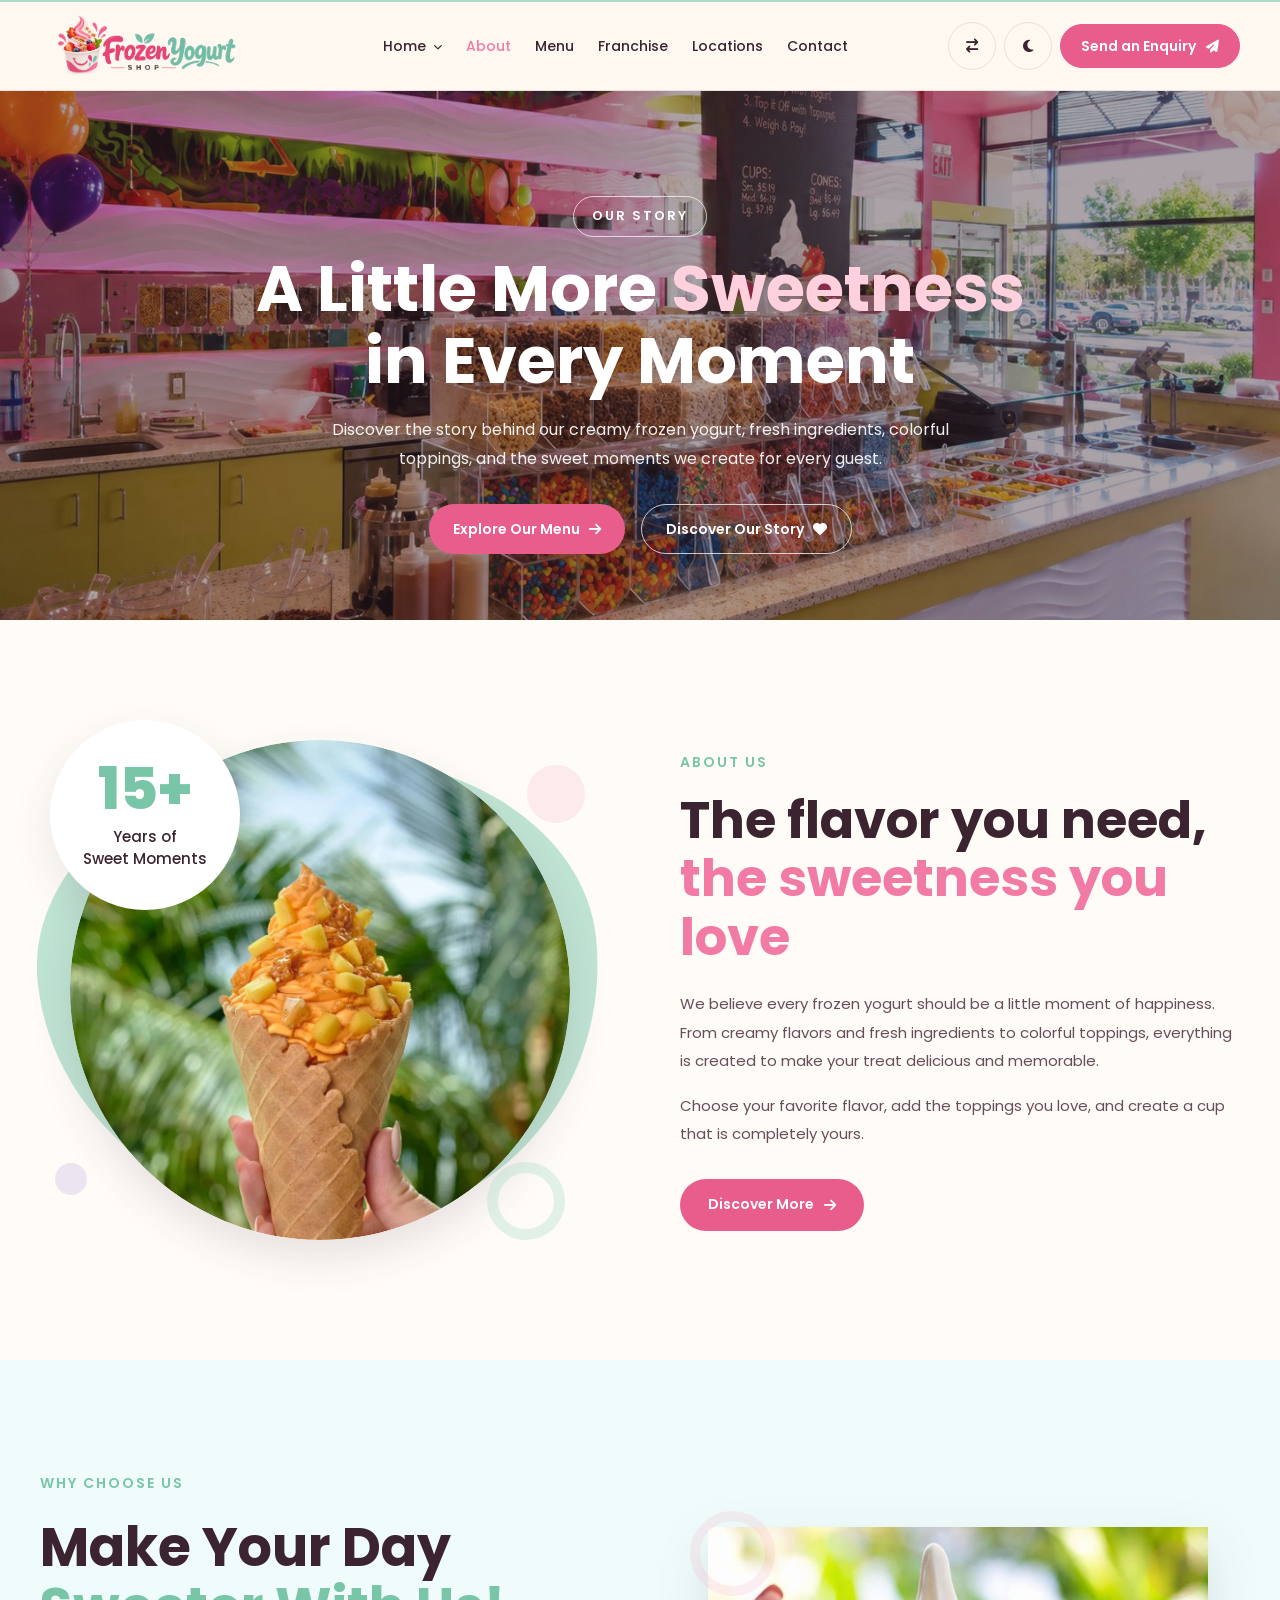
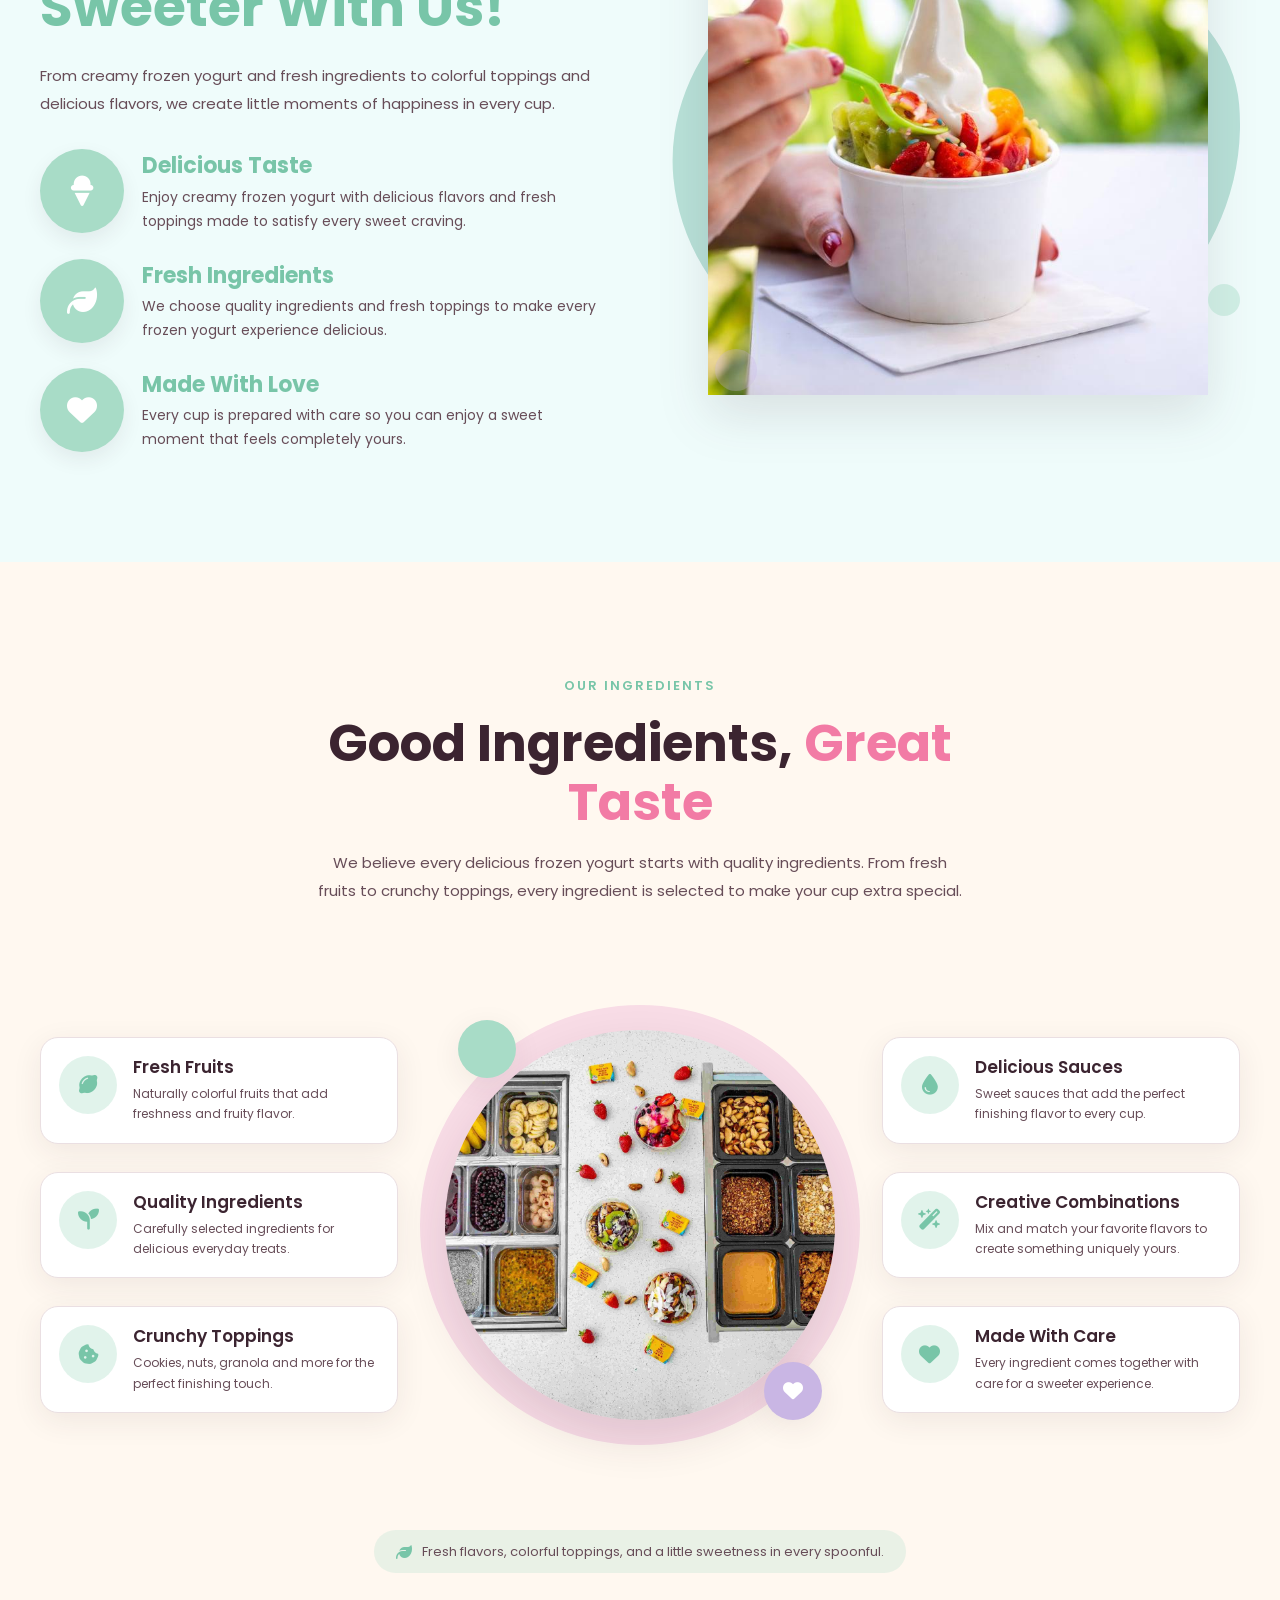
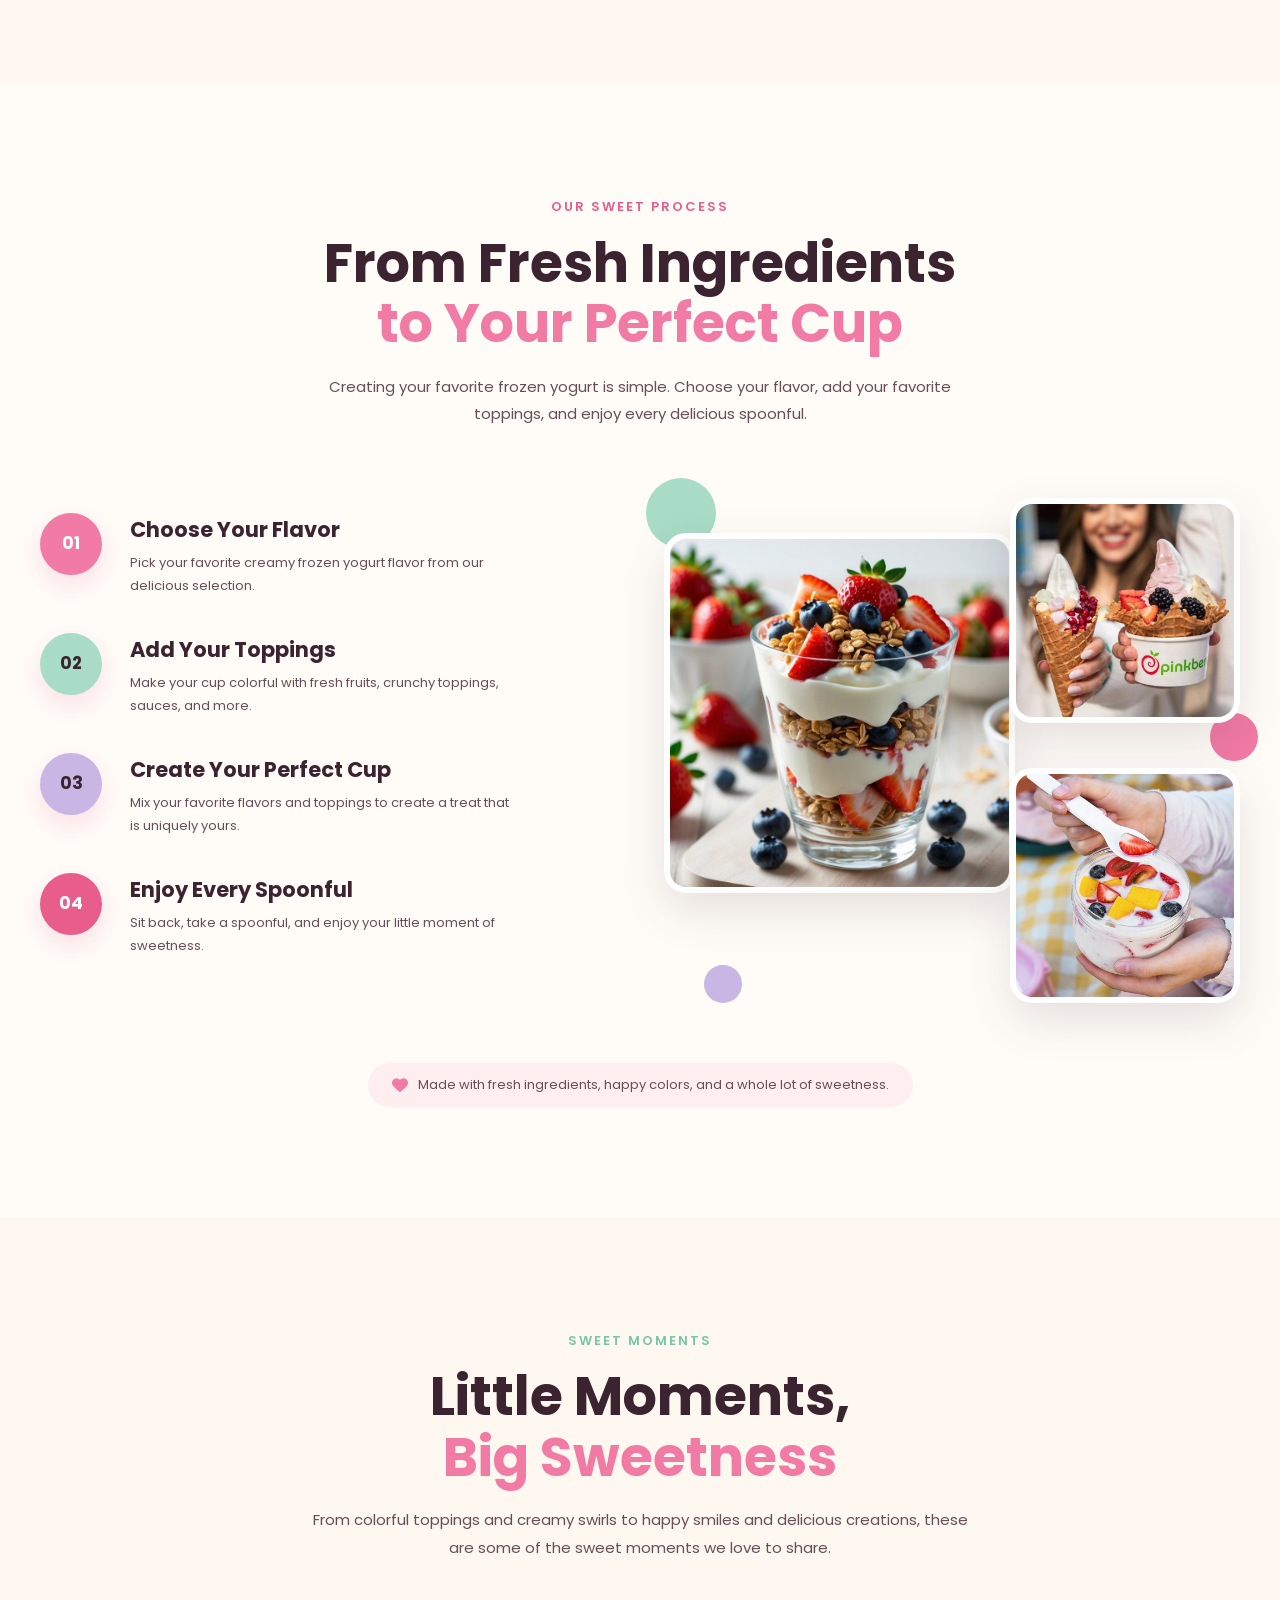
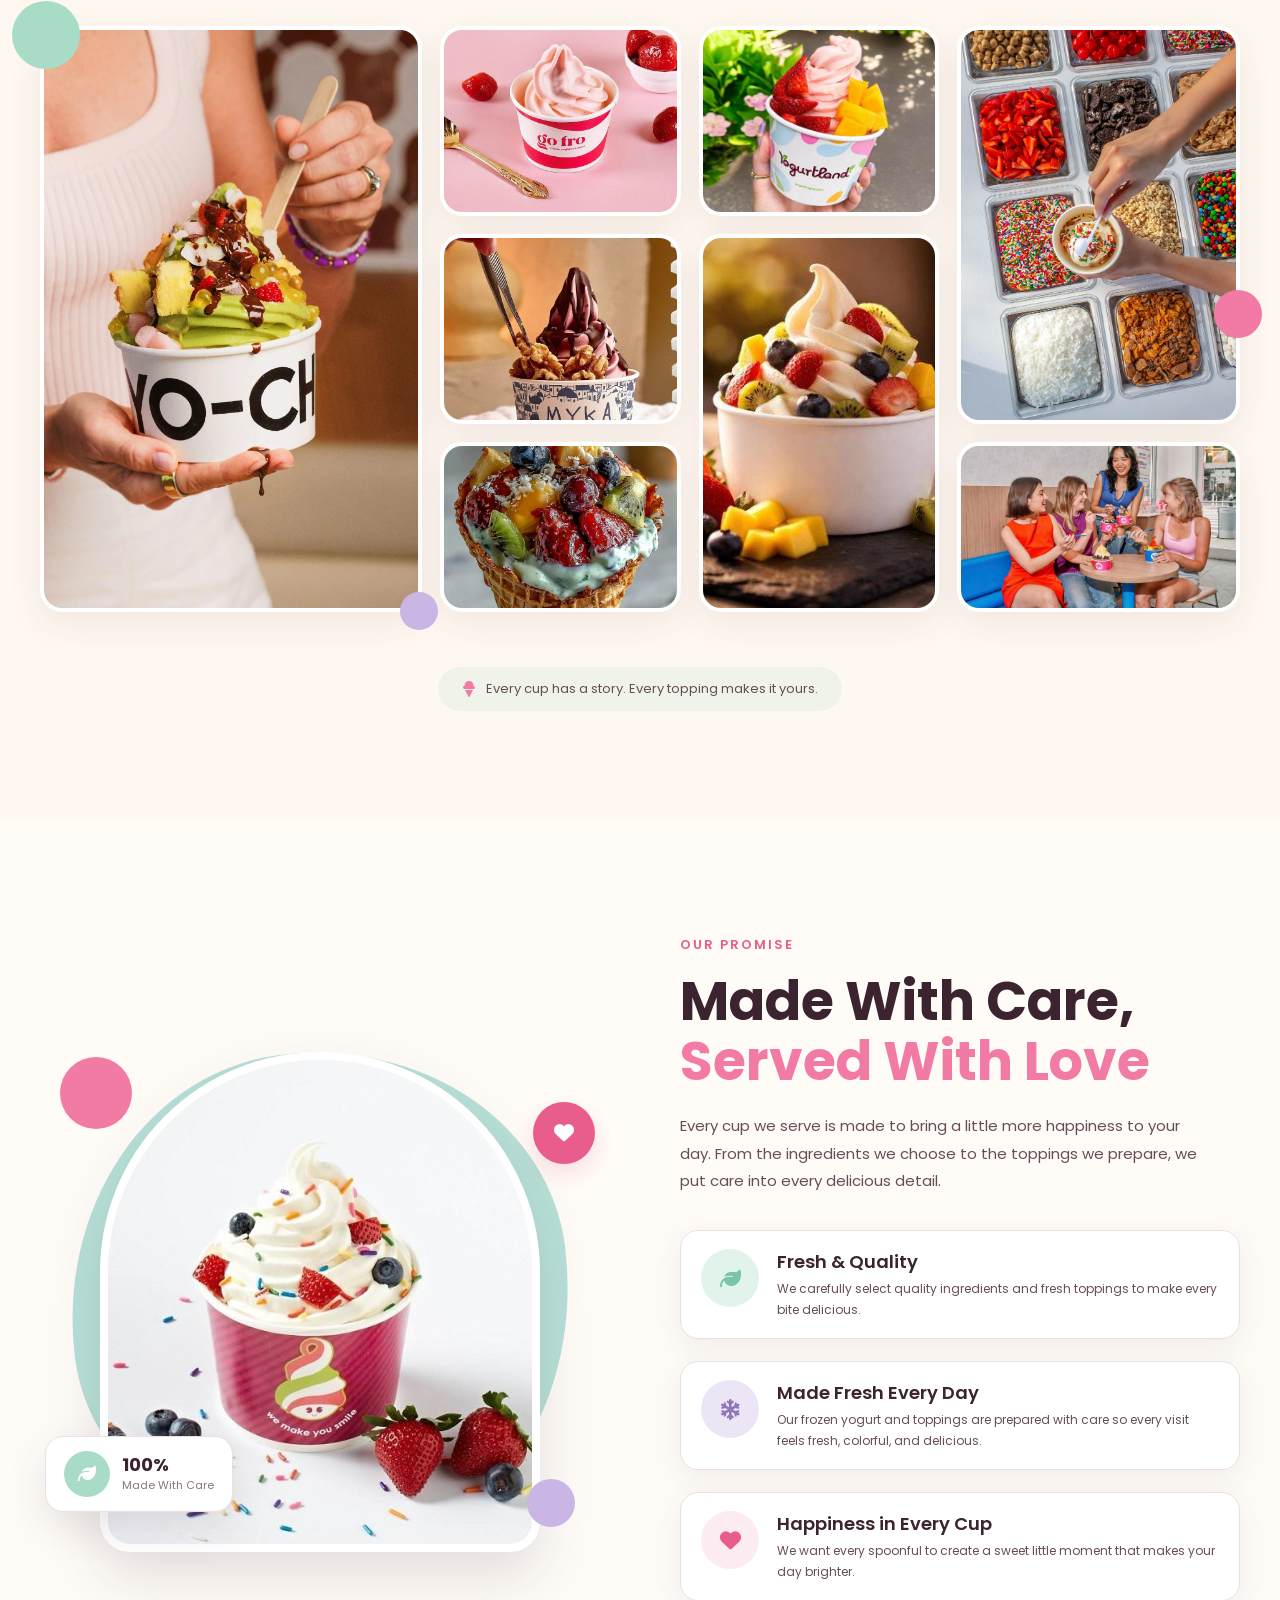
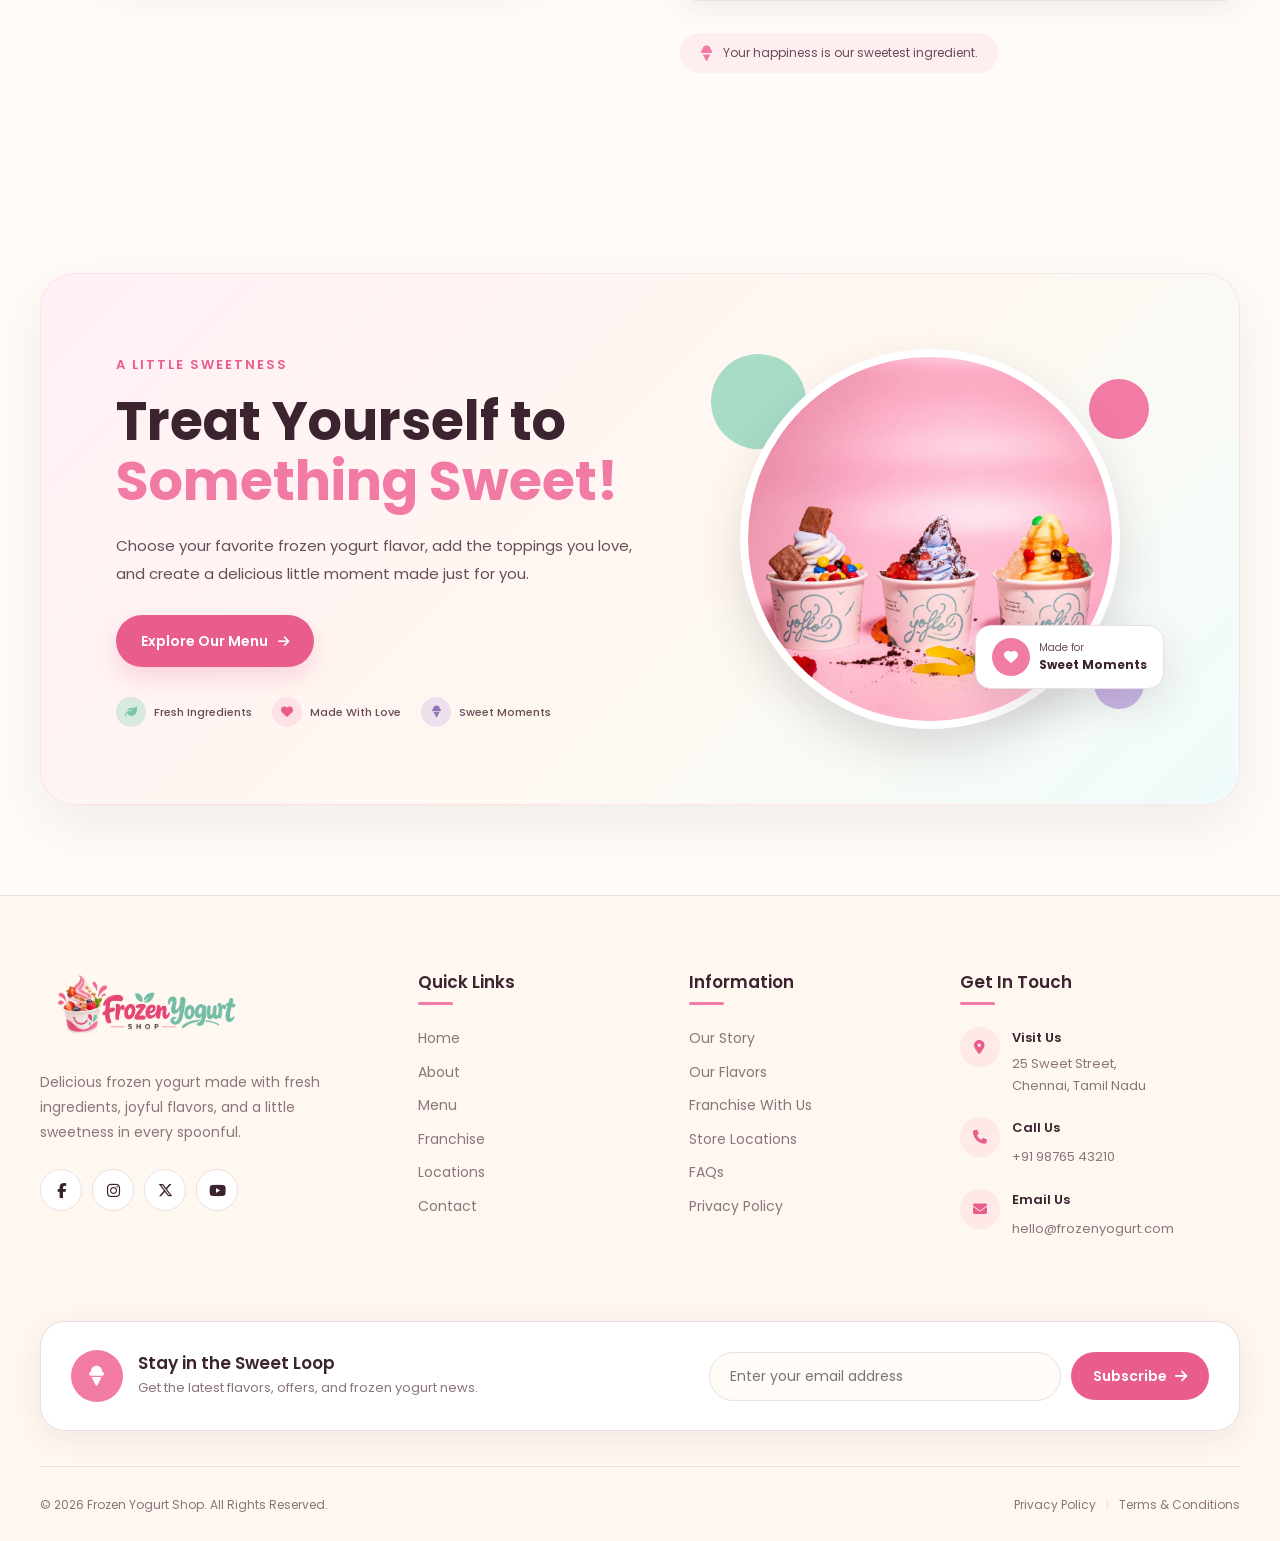
<file: about.html>
<!DOCTYPE html>

<html lang="en">

<head>
  <meta charset="UTF-8">
  <meta name="viewport" content="width=device-width, initial-scale=1.0">
  <title>Froyo Bliss | Frozen Yogurt Shop</title>

  <!-- Favicon -->

  <link rel="icon" type="image/png" href="images/logo.png">

  <!-- Google Fonts -->

  <link rel="preconnect" href="https://fonts.googleapis.com">
  <link rel="preconnect" href="https://fonts.gstatic.com" crossorigin>
  <link href="https://fonts.googleapis.com/css2?family=Poppins:wght@300;400;500;600;700;800&display=swap" rel="stylesheet">

  <!-- Font Awesome -->

  <link rel="stylesheet" href="https://cdnjs.cloudflare.com/ajax/libs/font-awesome/6.7.2/css/all.min.css">

  <!-- CSS -->

  <link rel="stylesheet" href="css/style.css">
  <link rel="stylesheet" href="css/responsive.css">
</head>

<body>

<!-- =========================================================
     FROZEN YOGURT SHOP
     HEADER START
========================================================= -->

<header class="site-header" id="siteHeader">

    <div class="header-container">

        <!-- =================================================
             LOGO
        ================================================== -->

        <a
            href="index.html"
            class="site-logo"
            aria-label="Frozen Yogurt Shop Home"
        >

            <img
                src="images/logo.png"
                alt="Frozen Yogurt Shop Logo"
            >

        </a>


        <!-- =================================================
             MAIN NAVIGATION
        ================================================== -->

        <nav
            class="main-nav"
            id="mainNav"
            aria-label="Main Navigation"
        >

            <!-- =============================================
                 HOME DROPDOWN
            ============================================== -->

            <div class="nav-dropdown">

                <button
                    type="button"
                    class="nav-dropdown-toggle"
                    aria-expanded="false"
                    aria-haspopup="true"
                >

                    <span>Home</span>

                    <i
                        class="fa-solid fa-chevron-down"
                        aria-hidden="true"
                    ></i>

                </button>


                <div class="nav-dropdown-menu">

                    <a href="index.html">
                        Home 1
                    </a>

                    <a href="home2.html">
                        Home 2
                    </a>

                </div>

            </div>


            <!-- =============================================
                 ABOUT
            ============================================== -->

            <a
                href="about.html"
                class="nav-link active"
            >
                About
            </a>


            <!-- =============================================
                 MENU
            ============================================== -->

            <a
                href="menu.html"
                class="nav-link"
            >
                Menu
            </a>


            <!-- =============================================
                 FRANCHISE
            ============================================== -->

            <a
                href="franchise.html"
                class="nav-link"
            >
                Franchise
            </a>


            <!-- =============================================
                 LOCATIONS
            ============================================== -->

            <a
                href="locations.html"
                class="nav-link"
            >
                Locations
            </a>


            <!-- =============================================
                 CONTACT
            ============================================== -->

            <a
                href="contact.html"
                class="nav-link"
            >
                Contact
            </a>


            <!-- =============================================
                 HEADER CONTROLS
            ============================================== -->

            <div class="header-controls">

                <!-- =========================================
                     RTL BUTTON
                ========================================== -->

                <button
                    type="button"
                    class="header-control-btn rtl-toggle"
                    id="rtlToggle"
                    aria-label="Switch to RTL mode"
                    title="RTL Mode"
                >

                    <i
                        class="fa-solid fa-arrow-right-arrow-left"
                        aria-hidden="true"
                    ></i>

                </button>


                <!-- =========================================
                     DARK MODE BUTTON
                ========================================== -->

                <button
                    type="button"
                    class="header-control-btn dark-mode-toggle"
                    id="darkModeToggle"
                    aria-label="Enable dark mode"
                    title="Dark Mode"
                >

                    <i
                        class="fa-solid fa-moon"
                        aria-hidden="true"
                    ></i>

                </button>


                <!-- =========================================
                     LOGIN BUTTON
                ========================================== -->

                <!-- ENQUIRY BUTTON -->
<a href="enquiry.html" class="header-enquiry-btn">
    <span>Send an Enquiry</span>
    <i class="fa-solid fa-paper-plane"></i>
</a>

            </div>

        </nav>


        <!-- =================================================
             HAMBURGER BUTTON
        ================================================== -->

        <button
            type="button"
            class="menu-toggle"
            id="menuToggle"
            aria-label="Open navigation menu"
            aria-expanded="false"
            aria-controls="mainNav"
        >

            <i
                class="fa-solid fa-bars"
                aria-hidden="true"
            ></i>

        </button>

    </div>

</header>
<!-- =========================================================
     ABOUT PAGE - HERO
========================================================= -->

<section class="about-hero" id="aboutHero">

    <div class="about-hero-overlay"></div>

    <div class="about-hero-container">

        <div class="about-hero-content">

            <span class="about-hero-label">
                OUR STORY
            </span>

            <h1>
                A Little More
                <span>Sweetness</span>
                in Every Moment
            </h1>

            <p>
                Discover the story behind our creamy frozen yogurt,
                fresh ingredients, colorful toppings, and the
                sweet moments we create for every guest.
            </p>

            <div class="about-hero-buttons">

                <a
                    href="menu.html"
                    class="about-hero-btn"
                >
                    Explore Our Menu

                    <i
                        class="fa-solid fa-arrow-right"
                        aria-hidden="true"
                    ></i>
                </a>

                <a
                    href="#aboutStory"
                    class="about-hero-link"
                >
                    Discover Our Story

                    <i
                        class="fa-solid fa-heart"
                        aria-hidden="true"
                    ></i>
                </a>

            </div>

        </div>

    </div>

</section>
<!-- =========================================================
     ABOUT PAGE - OUR STORY
========================================================= -->

<section class="about-story" id="aboutStory">

    <div class="about-story-container">

        <!-- ================================================
             IMAGE AREA
        ================================================= -->

        <div class="about-story-image-area">

            <div class="about-story-mint-shape"></div>

            <div class="about-story-image">
                <img
                    src="images/about-story.jpg"
                    alt="Delicious frozen yogurt with fresh toppings"
                >
            </div>

            <!-- EXPERIENCE BADGE -->
            <div class="about-story-badge">
                <strong>15+</strong>
                <span>Years of<br>Sweet Moments</span>
            </div>

            <!-- DECORATIONS -->
            <span class="about-story-decoration about-story-decoration-one"></span>
            <span class="about-story-decoration about-story-decoration-two"></span>
            <span class="about-story-decoration about-story-decoration-three"></span>

        </div>


        <!-- ================================================
             CONTENT AREA
        ================================================= -->

        <div class="about-story-content">

            <span class="about-story-label">
                ABOUT US
            </span>

            <h2>
                The flavor you need,
                <span>the sweetness you love</span>
            </h2>

            <p class="about-story-description">
                We believe every frozen yogurt should be a little
                moment of happiness. From creamy flavors and fresh
                ingredients to colorful toppings, everything is
                created to make your treat delicious and memorable.
            </p>

            <p class="about-story-description">
                Choose your favorite flavor, add the toppings you love,
                and create a cup that is completely yours.
            </p>

            <a href="menu.html" class="about-story-btn">
                Discover More
                <i class="fa-solid fa-arrow-right" aria-hidden="true"></i>
            </a>

        </div>

    </div>

</section>
<!-- =========================================================
     ABOUT PAGE - WHY CHOOSE US
========================================================= -->

<section class="about-why" id="aboutWhy">

    <div class="about-why-container">

        <!-- ================================================
             CONTENT
        ================================================= -->

        <div class="about-why-content">

            <span class="about-why-label">
                WHY CHOOSE US
            </span>

            <h2>
                Make Your Day
                <span>Sweeter With Us!</span>
            </h2>

            <p class="about-why-intro">
                From creamy frozen yogurt and fresh ingredients
                to colorful toppings and delicious flavors,
                we create little moments of happiness in every cup.
            </p>


            <!-- FEATURE 01 -->

            <div class="about-why-feature">

                <div class="about-why-icon">
                    <i class="fa-solid fa-ice-cream"></i>
                </div>

                <div class="about-why-feature-content">

                    <h3>
                        Delicious Taste
                    </h3>

                    <p>
                        Enjoy creamy frozen yogurt with delicious
                        flavors and fresh toppings made to satisfy
                        every sweet craving.
                    </p>

                </div>

            </div>


            <!-- FEATURE 02 -->

            <div class="about-why-feature">

                <div class="about-why-icon">
                    <i class="fa-solid fa-leaf"></i>
                </div>

                <div class="about-why-feature-content">

                    <h3>
                        Fresh Ingredients
                    </h3>

                    <p>
                        We choose quality ingredients and fresh
                        toppings to make every frozen yogurt
                        experience delicious.
                    </p>

                </div>

            </div>


            <!-- FEATURE 03 -->

            <div class="about-why-feature">

                <div class="about-why-icon">
                    <i class="fa-solid fa-heart"></i>
                </div>

                <div class="about-why-feature-content">

                    <h3>
                        Made With Love
                    </h3>

                    <p>
                        Every cup is prepared with care so you
                        can enjoy a sweet moment that feels
                        completely yours.
                    </p>

                </div>

            </div>

        </div>


        <!-- ================================================
             IMAGE
        ================================================= -->

        <div class="about-why-image-area">

            <div class="about-why-mint-shape"></div>

            <div class="about-why-image">

                <img
                    src="images/about-why.jpg"
                    alt="Delicious frozen yogurt with fresh toppings"
                >

            </div>


            <!-- DECORATIONS -->

            <span class="about-why-decoration about-why-decoration-one"></span>

            <span class="about-why-decoration about-why-decoration-two"></span>

            <span class="about-why-decoration about-why-decoration-three"></span>

            <span class="about-why-decoration about-why-decoration-four"></span>

        </div>

    </div>

</section>
<!-- =========================================================
     ABOUT PAGE - OUR INGREDIENTS
========================================================= -->

<section class="about-ingredients" id="aboutIngredients">

    <div class="about-ingredients-container">

        <!-- =================================================
             SECTION HEADING
        ================================================== -->

        <div class="about-ingredients-heading">

            <span class="about-ingredients-label">
                OUR INGREDIENTS
            </span>

            <h2>
                Good Ingredients,
                <span>Great Taste</span>
            </h2>

            <p>
                We believe every delicious frozen yogurt starts
                with quality ingredients. From fresh fruits to
                crunchy toppings, every ingredient is selected
                to make your cup extra special.
            </p>

        </div>


        <!-- =================================================
             INGREDIENTS CONTENT
        ================================================== -->

        <div class="about-ingredients-content">

            <!-- LEFT INGREDIENTS -->

            <div class="about-ingredients-list about-ingredients-left">

                <div class="about-ingredient-item">

                    <div class="about-ingredient-icon">
                        <i class="fa-solid fa-lemon"></i>
                    </div>

                    <div class="about-ingredient-text">
                        <h3>Fresh Fruits</h3>

                        <p>
                            Naturally colorful fruits that add
                            freshness and fruity flavor.
                        </p>
                    </div>

                </div>


                <div class="about-ingredient-item">

                    <div class="about-ingredient-icon">
                        <i class="fa-solid fa-seedling"></i>
                    </div>

                    <div class="about-ingredient-text">
                        <h3>Quality Ingredients</h3>

                        <p>
                            Carefully selected ingredients for
                            delicious everyday treats.
                        </p>
                    </div>

                </div>


                <div class="about-ingredient-item">

                    <div class="about-ingredient-icon">
                        <i class="fa-solid fa-cookie-bite"></i>
                    </div>

                    <div class="about-ingredient-text">
                        <h3>Crunchy Toppings</h3>

                        <p>
                            Cookies, nuts, granola and more for
                            the perfect finishing touch.
                        </p>
                    </div>

                </div>

            </div>


            <!-- =================================================
                 CENTER IMAGE
            ================================================== -->

            <div class="about-ingredients-center">

                <div class="about-ingredients-circle"></div>

                <div class="about-ingredients-image">

                    <img
                        src="images/about-ingredients.jpg"
                        alt="Fresh frozen yogurt ingredients and toppings"
                    >

                </div>

                <span class="about-ingredients-floating about-ingredients-floating-one">
                    <i class="fa-solid fa-strawberry"></i>
                </span>

                <span class="about-ingredients-floating about-ingredients-floating-two">
                    <i class="fa-solid fa-heart"></i>
                </span>

            </div>


            <!-- RIGHT INGREDIENTS -->

            <div class="about-ingredients-list about-ingredients-right">

                <div class="about-ingredient-item">

                    <div class="about-ingredient-icon">
                        <i class="fa-solid fa-droplet"></i>
                    </div>

                    <div class="about-ingredient-text">
                        <h3>Delicious Sauces</h3>

                        <p>
                            Sweet sauces that add the perfect
                            finishing flavor to every cup.
                        </p>
                    </div>

                </div>


                <div class="about-ingredient-item">

                    <div class="about-ingredient-icon">
                        <i class="fa-solid fa-wand-magic-sparkles"></i>
                    </div>

                    <div class="about-ingredient-text">
                        <h3>Creative Combinations</h3>

                        <p>
                            Mix and match your favorite flavors
                            to create something uniquely yours.
                        </p>
                    </div>

                </div>


                <div class="about-ingredient-item">

                    <div class="about-ingredient-icon">
                        <i class="fa-solid fa-heart"></i>
                    </div>

                    <div class="about-ingredient-text">
                        <h3>Made With Care</h3>

                        <p>
                            Every ingredient comes together with
                            care for a sweeter experience.
                        </p>
                    </div>

                </div>

            </div>

        </div>


        <!-- =================================================
             BOTTOM NOTE
        ================================================== -->

        <div class="about-ingredients-note">

            <i class="fa-solid fa-leaf"></i>

            <span>
                Fresh flavors, colorful toppings, and a little
                sweetness in every spoonful.
            </span>

        </div>

    </div>

</section>
<!-- =========================================================
     ABOUT PAGE - HOW WE MAKE IT
========================================================= -->

<section class="about-process" id="aboutProcess">

    <div class="about-process-container">

        <!-- =================================================
             SECTION HEADING
        ================================================== -->

        <div class="about-process-heading">

            <span class="about-process-label">
                OUR SWEET PROCESS
            </span>

            <h2>
                From Fresh Ingredients
                <span>to Your Perfect Cup</span>
            </h2>

            <p>
                Creating your favorite frozen yogurt is simple.
                Choose your flavor, add your favorite toppings,
                and enjoy every delicious spoonful.
            </p>

        </div>


        <!-- =================================================
             MAIN CONTENT
        ================================================== -->

        <div class="about-process-content">


            <!-- =================================================
                 LEFT — PROCESS LIST
            ================================================== -->

            <div class="about-process-list">


                <!-- STEP 01 -->

                <div class="about-process-item">

                    <div class="about-process-number">
                        01
                    </div>

                    <div class="about-process-line"></div>

                    <div class="about-process-text">

                        <h3>
                            Choose Your Flavor
                        </h3>

                        <p>
                            Pick your favorite creamy frozen yogurt
                            flavor from our delicious selection.
                        </p>

                    </div>

                </div>


                <!-- STEP 02 -->

                <div class="about-process-item">

                    <div class="about-process-number">
                        02
                    </div>

                    <div class="about-process-line"></div>

                    <div class="about-process-text">

                        <h3>
                            Add Your Toppings
                        </h3>

                        <p>
                            Make your cup colorful with fresh fruits,
                            crunchy toppings, sauces, and more.
                        </p>

                    </div>

                </div>


                <!-- STEP 03 -->

                <div class="about-process-item">

                    <div class="about-process-number">
                        03
                    </div>

                    <div class="about-process-line"></div>

                    <div class="about-process-text">

                        <h3>
                            Create Your Perfect Cup
                        </h3>

                        <p>
                            Mix your favorite flavors and toppings
                            to create a treat that is uniquely yours.
                        </p>

                    </div>

                </div>


                <!-- STEP 04 -->

                <div class="about-process-item">

                    <div class="about-process-number">
                        04
                    </div>

                    <div class="about-process-line"></div>

                    <div class="about-process-text">

                        <h3>
                            Enjoy Every Spoonful
                        </h3>

                        <p>
                            Sit back, take a spoonful, and enjoy
                            your little moment of sweetness.
                        </p>

                    </div>

                </div>

            </div>


            <!-- =================================================
                 RIGHT — IMAGE COLLAGE
            ================================================== -->

            <div class="about-process-gallery">

                <div class="about-process-image about-process-image-large">

                    <img
                        src="images/about-process-1.jpg"
                        alt="Fresh frozen yogurt with toppings"
                    >

                </div>


                <div class="about-process-image about-process-image-top">

                    <img
                        src="images/about-process-2.jpg"
                        alt="Frozen yogurt cones"
                    >

                </div>


                <div class="about-process-image about-process-image-bottom">

                    <img
                        src="images/about-process-3.jpg"
                        alt="Fresh fruits and frozen yogurt"
                    >

                </div>


                <!-- Decorative elements -->

                <span class="about-process-decoration about-process-decoration-one"></span>

                <span class="about-process-decoration about-process-decoration-two"></span>

                <span class="about-process-decoration about-process-decoration-three"></span>

            </div>

        </div>


        <!-- =================================================
             BOTTOM NOTE
        ================================================== -->

        <div class="about-process-note">

            <i class="fa-solid fa-heart"></i>

            <span>
                Made with fresh ingredients, happy colors,
                and a whole lot of sweetness.
            </span>

        </div>

    </div>

</section>
<!-- =========================================================
     ABOUT PAGE - SWEET MOMENTS / GALLERY
========================================================= -->

<section class="about-gallery" id="aboutGallery">

    <div class="about-gallery-container">

        <!-- =================================================
             SECTION HEADING
        ================================================== -->

        <div class="about-gallery-heading">

            <span class="about-gallery-label">
                SWEET MOMENTS
            </span>

            <h2>
                Little Moments,
                <span>Big Sweetness</span>
            </h2>

            <p>
                From colorful toppings and creamy swirls to
                happy smiles and delicious creations, these are
                some of the sweet moments we love to share.
            </p>

        </div>


        <!-- =================================================
             GALLERY
        ================================================== -->

        <div class="about-gallery-grid">


            <!-- =================================================
                 LARGE IMAGE
            ================================================== -->

            <div class="about-gallery-item about-gallery-item-large">

                <img
                    src="images/about-gallery-1.jpg"
                    alt="Fresh frozen yogurt with colorful toppings"
                    loading="lazy"
                >

                <div class="about-gallery-overlay">

                    <span>
                        <i class="fa-solid fa-heart"></i>
                    </span>

                </div>

            </div>


            <!-- =================================================
                 IMAGE 2
            ================================================== -->

            <div class="about-gallery-item">

                <img
                    src="images/about-gallery-2.jpg"
                    alt="Strawberry frozen yogurt"
                    loading="lazy"
                >

                <div class="about-gallery-overlay">

                    <span>
                        <i class="fa-solid fa-heart"></i>
                    </span>

                </div>

            </div>


            <!-- =================================================
                 IMAGE 3
            ================================================== -->

            <div class="about-gallery-item">

                <img
                    src="images/about-gallery-3.jpg"
                    alt="Frozen yogurt with fresh fruits"
                    loading="lazy"
                >

                <div class="about-gallery-overlay">

                    <span>
                        <i class="fa-solid fa-heart"></i>
                    </span>

                </div>

            </div>


            <!-- =================================================
                 IMAGE 4
            ================================================== -->

            <div class="about-gallery-item">

                <img
                    src="images/about-gallery-4.jpg"
                    alt="Colorful frozen yogurt toppings"
                    loading="lazy"
                >

                <div class="about-gallery-overlay">

                    <span>
                        <i class="fa-solid fa-heart"></i>
                    </span>

                </div>

            </div>


            <!-- =================================================
                 IMAGE 5
            ================================================== -->

            <div class="about-gallery-item about-gallery-item-tall">

                <img
                    src="images/about-gallery-5.jpg"
                    alt="Delicious frozen yogurt cup"
                    loading="lazy"
                >

                <div class="about-gallery-overlay">

                    <span>
                        <i class="fa-solid fa-heart"></i>
                    </span>

                </div>

            </div>


            <!-- =================================================
                 IMAGE 6
            ================================================== -->

            <div class="about-gallery-item">

                <img
                    src="images/about-gallery-6.jpg"
                    alt="Fresh fruit and frozen yogurt"
                    loading="lazy"
                >

                <div class="about-gallery-overlay">

                    <span>
                        <i class="fa-solid fa-heart"></i>
                    </span>

                </div>

            </div>


            <!-- =================================================
                 IMAGE 7
            ================================================== -->

            <div class="about-gallery-item">

                <img
                    src="images/about-gallery-7.jpg"
                    alt="Frozen yogurt cone with toppings"
                    loading="lazy"
                >

                <div class="about-gallery-overlay">

                    <span>
                        <i class="fa-solid fa-heart"></i>
                    </span>

                </div>

            </div>


            <!-- =================================================
                 IMAGE 8
            ================================================== -->

            <div class="about-gallery-item about-gallery-item-wide">

                <img
                    src="images/about-gallery-8.jpg"
                    alt="Friends enjoying frozen yogurt"
                    loading="lazy"
                >

                <div class="about-gallery-overlay">

                    <span>
                        <i class="fa-solid fa-heart"></i>
                    </span>

                </div>

            </div>


            <!-- =================================================
                 DECORATIVE SHAPES
            ================================================== -->

            <span class="about-gallery-decoration about-gallery-decoration-one"></span>

            <span class="about-gallery-decoration about-gallery-decoration-two"></span>

            <span class="about-gallery-decoration about-gallery-decoration-three"></span>

        </div>


        <!-- =================================================
             BOTTOM MESSAGE
        ================================================== -->

        <div class="about-gallery-note">

            <i class="fa-solid fa-ice-cream"></i>

            <span>
                Every cup has a story. Every topping makes it yours.
            </span>

        </div>

    </div>

</section>
<!-- =========================================================
     ABOUT SECTION 7 — OUR PROMISE
========================================================= -->

<section class="about-promise" id="aboutPromise">

    <div class="about-promise-container">

        <!-- =================================================
             LEFT — IMAGE AREA
        ================================================== -->

        <div class="about-promise-image-area">

            <!-- Mint Organic Shape -->
            <div class="about-promise-mint-shape"></div>

            <!-- Main Image -->
            <div class="about-promise-image">

                <img
                    src="images/about-promise.jpg"
                    alt="Fresh frozen yogurt with fruits and toppings"
                    loading="lazy"
                >

            </div>

            <!-- Decorative Elements -->
            <span class="about-promise-decoration about-promise-decoration-one"></span>

            <span class="about-promise-decoration about-promise-decoration-two"></span>

            <span class="about-promise-decoration about-promise-decoration-three">
                <i class="fa-solid fa-heart" aria-hidden="true"></i>
            </span>

            <!-- Small Floating Badge -->
            <div class="about-promise-badge">

                <i class="fa-solid fa-leaf" aria-hidden="true"></i>

                <div>
                    <strong>100%</strong>
                    <span>Made With Care</span>
                </div>

            </div>

        </div>


        <!-- =================================================
             RIGHT — CONTENT AREA
        ================================================== -->

        <div class="about-promise-content">

            <!-- Eyebrow -->
            <span class="about-promise-label">
                OUR PROMISE
            </span>


            <!-- Heading -->
            <h2>
                Made With Care,
                <span>Served With Love</span>
            </h2>


            <!-- Description -->
            <p class="about-promise-intro">
                Every cup we serve is made to bring a little more
                happiness to your day. From the ingredients we choose
                to the toppings we prepare, we put care into every
                delicious detail.
            </p>


            <!-- =================================================
                 PROMISE ITEMS
            ================================================== -->

            <div class="about-promise-list">


                <!-- Promise 01 -->
                <div class="about-promise-item">

                    <div class="about-promise-icon">
                        <i class="fa-solid fa-leaf" aria-hidden="true"></i>
                    </div>

                    <div class="about-promise-item-content">

                        <h3>
                            Fresh & Quality
                        </h3>

                        <p>
                            We carefully select quality ingredients
                            and fresh toppings to make every bite
                            delicious.
                        </p>

                    </div>

                </div>


                <!-- Promise 02 -->
                <div class="about-promise-item">

                    <div class="about-promise-icon">
                        <i class="fa-solid fa-snowflake" aria-hidden="true"></i>
                    </div>

                    <div class="about-promise-item-content">

                        <h3>
                            Made Fresh Every Day
                        </h3>

                        <p>
                            Our frozen yogurt and toppings are prepared
                            with care so every visit feels fresh,
                            colorful, and delicious.
                        </p>

                    </div>

                </div>


                <!-- Promise 03 -->
                <div class="about-promise-item">

                    <div class="about-promise-icon">
                        <i class="fa-solid fa-heart" aria-hidden="true"></i>
                    </div>

                    <div class="about-promise-item-content">

                        <h3>
                            Happiness in Every Cup
                        </h3>

                        <p>
                            We want every spoonful to create a sweet
                            little moment that makes your day brighter.
                        </p>

                    </div>

                </div>

            </div>


            <!-- Bottom Note -->
            <div class="about-promise-note">

                <i class="fa-solid fa-ice-cream" aria-hidden="true"></i>

                <span>
                    Your happiness is our sweetest ingredient.
                </span>

            </div>

        </div>

    </div>

</section>
<!-- =========================================================
     ABOUT SECTION 8 — FINAL CTA
========================================================= -->

<section class="about-final-cta" id="aboutFinalCta">

    <div class="about-final-cta-container">

        <!-- =================================================
             LEFT — CONTENT
        ================================================== -->

        <div class="about-final-cta-content">

            <!-- Eyebrow -->
            <span class="about-final-cta-label">
                A LITTLE SWEETNESS
            </span>


            <!-- Heading -->
            <h2>
                Treat Yourself to
                <span>Something Sweet!</span>
            </h2>


            <!-- Description -->
            <p>
                Choose your favorite frozen yogurt flavor,
                add the toppings you love, and create a
                delicious little moment made just for you.
            </p>


            <!-- CTA Button -->
            <a href="menu.html" class="about-final-cta-btn">
                Explore Our Menu

                <i
                    class="fa-solid fa-arrow-right"
                    aria-hidden="true"
                ></i>
            </a>


            <!-- Small Features -->
            <div class="about-final-cta-features">

                <div class="about-final-cta-feature">
                    <i
                        class="fa-solid fa-leaf"
                        aria-hidden="true"
                    ></i>

                    <span>Fresh Ingredients</span>
                </div>


                <div class="about-final-cta-feature">
                    <i
                        class="fa-solid fa-heart"
                        aria-hidden="true"
                    ></i>

                    <span>Made With Love</span>
                </div>


                <div class="about-final-cta-feature">
                    <i
                        class="fa-solid fa-ice-cream"
                        aria-hidden="true"
                    ></i>

                    <span>Sweet Moments</span>
                </div>

            </div>

        </div>


        <!-- =================================================
             RIGHT — IMAGE
        ================================================== -->

        <div class="about-final-cta-image-area">

            <!-- Decorative Shapes -->
            <span class="about-final-cta-decoration about-final-cta-decoration-one"></span>

            <span class="about-final-cta-decoration about-final-cta-decoration-two"></span>

            <span class="about-final-cta-decoration about-final-cta-decoration-three"></span>


            <!-- Main Image -->
            <div class="about-final-cta-image">

                <img
                    src="images/about-final-cta-yogurt.jpg"
                    alt="Delicious frozen yogurt with fresh toppings"
                    loading="lazy"
                >

            </div>


            <!-- Floating Badge -->
            <div class="about-final-cta-badge">

                <i
                    class="fa-solid fa-heart"
                    aria-hidden="true"
                ></i>

                <span>
                    Made for
                    <strong>Sweet Moments</strong>
                </span>

            </div>

        </div>

    </div>

</section>
<!-- =========================================================
     FOOTER
========================================================= -->

<footer class="site-footer" id="siteFooter">

    <div class="footer-container">

        <!-- =================================================
             FOOTER TOP
        ================================================== -->

        <div class="footer-top">


            <!-- BRAND -->
            <div class="footer-column footer-brand">

                <a href="index.html" class="footer-logo">
                    <img
                        src="images/logo.png"
                        alt="Frozen Yogurt Shop Logo"
                    >
                </a>

                <p class="footer-description">
                    Delicious frozen yogurt made with fresh
                    ingredients, joyful flavors, and a little
                    sweetness in every spoonful.
                </p>

                <!-- SOCIAL LINKS -->

                <div class="footer-social">

                    <a
                        href="#"
                        aria-label="Facebook"
                        title="Facebook"
                    >
                        <i class="fa-brands fa-facebook-f"></i>
                    </a>

                    <a
                        href="#"
                        aria-label="Instagram"
                        title="Instagram"
                    >
                        <i class="fa-brands fa-instagram"></i>
                    </a>

                    <a
                        href="#"
                        aria-label="Twitter"
                        title="Twitter"
                    >
                        <i class="fa-brands fa-x-twitter"></i>
                    </a>

                    <a
                        href="#"
                        aria-label="YouTube"
                        title="YouTube"
                    >
                        <i class="fa-brands fa-youtube"></i>
                    </a>

                </div>

            </div>


            <!-- QUICK LINKS -->

            <div class="footer-column">

                <h3 class="footer-title">
                    Quick Links
                </h3>

                <ul class="footer-links">

                    <li>
                        <a href="index.html">
                            Home
                        </a>
                    </li>

                    <li>
                        <a href="about.html">
                            About
                        </a>
                    </li>

                    <li>
                        <a href="menu.html">
                            Menu
                        </a>
                    </li>

                    <li>
                        <a href="franchise.html">
                            Franchise
                        </a>
                    </li>

                    <li>
                        <a href="locations.html">
                            Locations
                        </a>
                    </li>

                    <li>
                        <a href="contact.html">
                            Contact
                        </a>
                    </li>

                </ul>

            </div>


            <!-- INFORMATION -->

            <div class="footer-column">

                <h3 class="footer-title">
                    Information
                </h3>

                <ul class="footer-links">

                    <li>
                        <a href="#">
                            Our Story
                        </a>
                    </li>

                    <li>
                        <a href="#">
                            Our Flavors
                        </a>
                    </li>

                    <li>
                        <a href="#">
                            Franchise With Us
                        </a>
                    </li>

                    <li>
                        <a href="#">
                            Store Locations
                        </a>
                    </li>

                    <li>
                        <a href="#">
                            FAQs
                        </a>
                    </li>

                    <li>
                        <a href="#">
                            Privacy Policy
                        </a>
                    </li>

                </ul>

            </div>


            <!-- CONTACT -->

            <div class="footer-column footer-contact">

                <h3 class="footer-title">
                    Get In Touch
                </h3>


                <div class="footer-contact-item">

                    <span class="footer-contact-icon">
                        <i class="fa-solid fa-location-dot"></i>
                    </span>

                    <div>
                        <strong>Visit Us</strong>

                        <p>
                            25 Sweet Street,<br>
                            Chennai, Tamil Nadu
                        </p>
                    </div>

                </div>


                <div class="footer-contact-item">

                    <span class="footer-contact-icon">
                        <i class="fa-solid fa-phone"></i>
                    </span>

                    <div>
                        <strong>Call Us</strong>

                        <a href="tel:+919876543210">
                            +91 98765 43210
                        </a>
                    </div>

                </div>


                <div class="footer-contact-item">

                    <span class="footer-contact-icon">
                        <i class="fa-solid fa-envelope"></i>
                    </span>

                    <div>
                        <strong>Email Us</strong>

                        <a href="mailto:hello@frozenyogurt.com">
                            hello@frozenyogurt.com
                        </a>
                    </div>

                </div>

            </div>

        </div>


        <!-- =================================================
             NEWSLETTER
        ================================================== -->

        <div class="footer-newsletter">

            <div class="newsletter-content">

                <span class="newsletter-icon">
                    <i class="fa-solid fa-ice-cream"></i>
                </span>

                <div>

                    <h3>
                        Stay in the Sweet Loop
                    </h3>

                    <p>
                        Get the latest flavors, offers, and
                        frozen yogurt news.
                    </p>

                </div>

            </div>


            <form
                class="newsletter-form"
                action="#"
                method="post"
            >

                <label
                    for="footerEmail"
                    class="sr-only"
                >
                    Email Address
                </label>

                <input
                    type="email"
                    id="footerEmail"
                    name="email"
                    placeholder="Enter your email address"
                    required
                >

                <button
                    type="submit"
                    class="newsletter-btn"
                >
                    Subscribe
                    <i class="fa-solid fa-arrow-right"></i>
                </button>

            </form>

        </div>


        <!-- =================================================
             FOOTER BOTTOM
        ================================================== -->

        <div class="footer-bottom">

            <p>
                © 2026 Frozen Yogurt Shop.
                All Rights Reserved.
            </p>

            <div class="footer-bottom-links">

                <a href="#">
                    Privacy Policy
                </a>

                <span>|</span>

                <a href="#">
                    Terms & Conditions
                </a>

            </div>

        </div>

    </div>

</footer>

 <!-- JS -->
<!-- =========================================================
     SCROLL TO TOP BUTTON
========================================================= -->

<button
    type="button"
    class="scroll-top-btn"
    id="scrollTopBtn"
    aria-label="Scroll to top"
    title="Back to Top"
>
    <i class="fa-solid fa-arrow-up" aria-hidden="true"></i>
</button>
  <script src="js/script.js"></script>

</body>
</html>
</file>
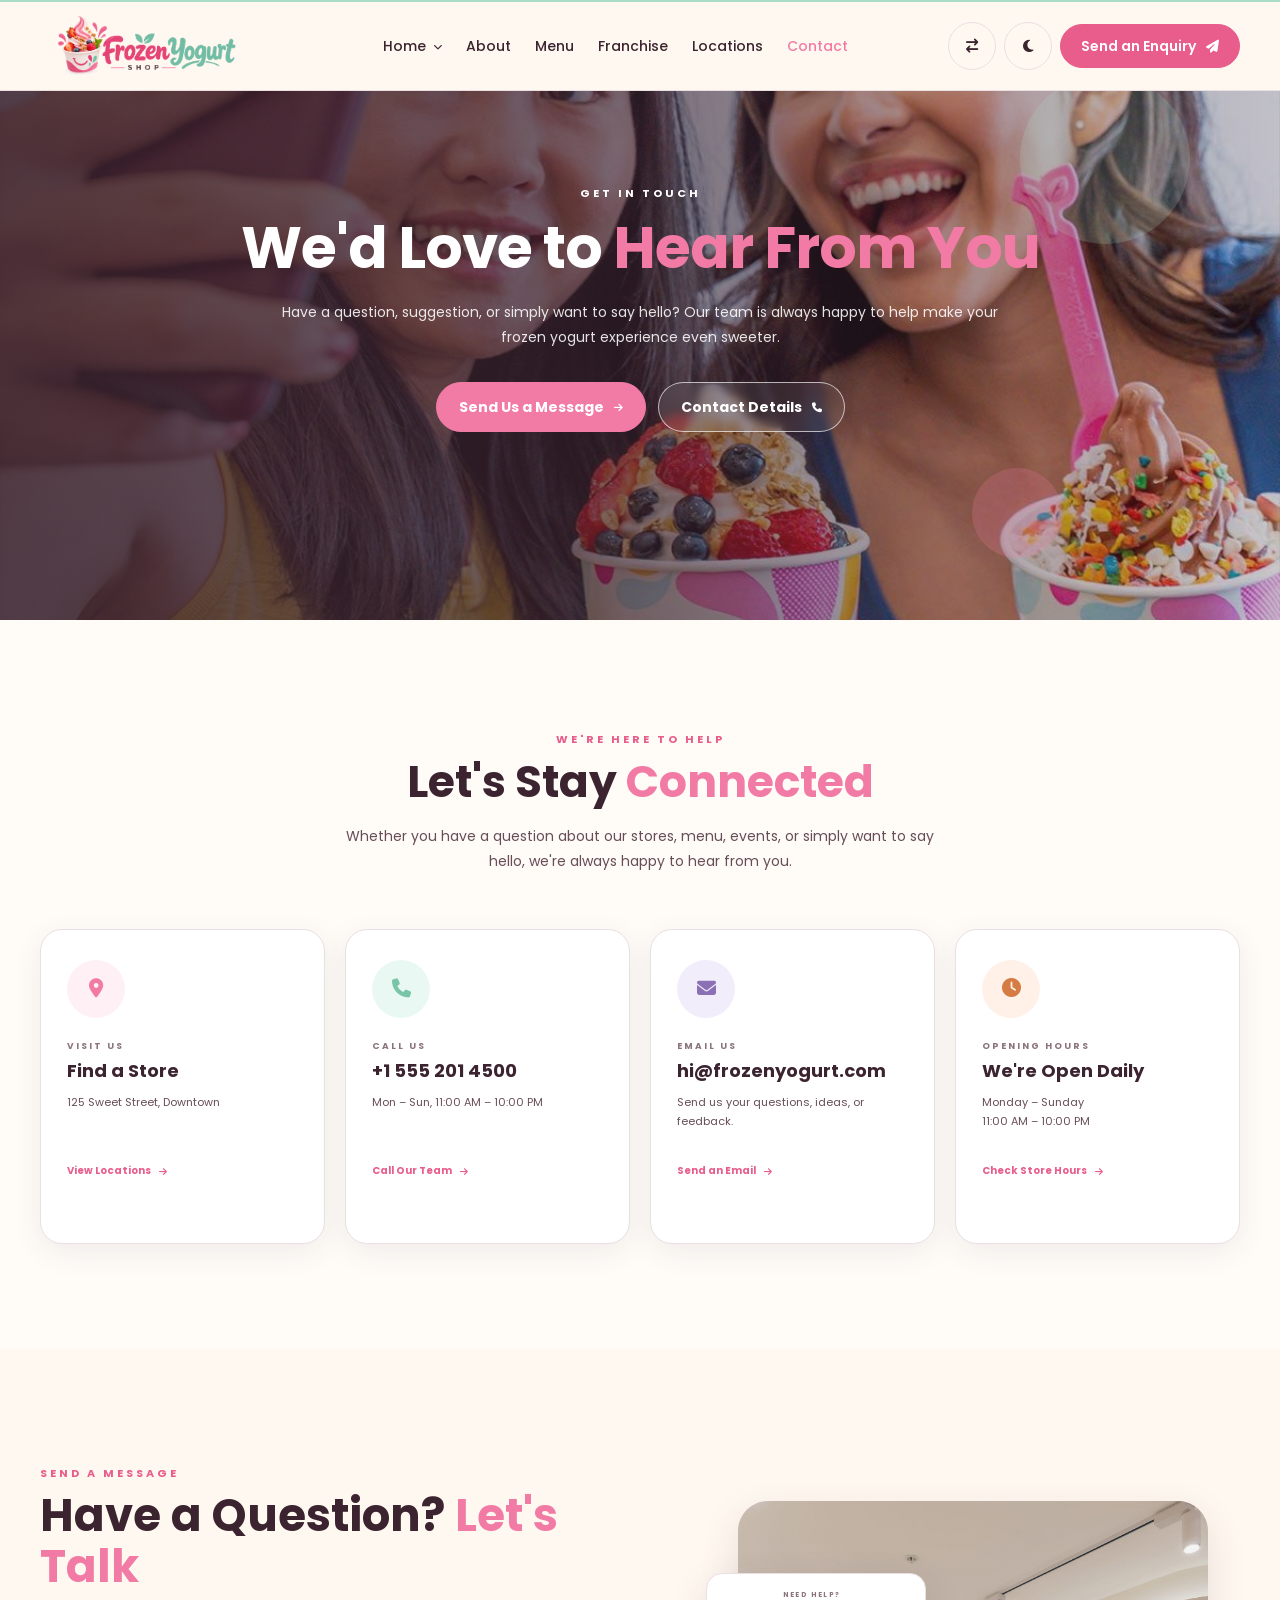
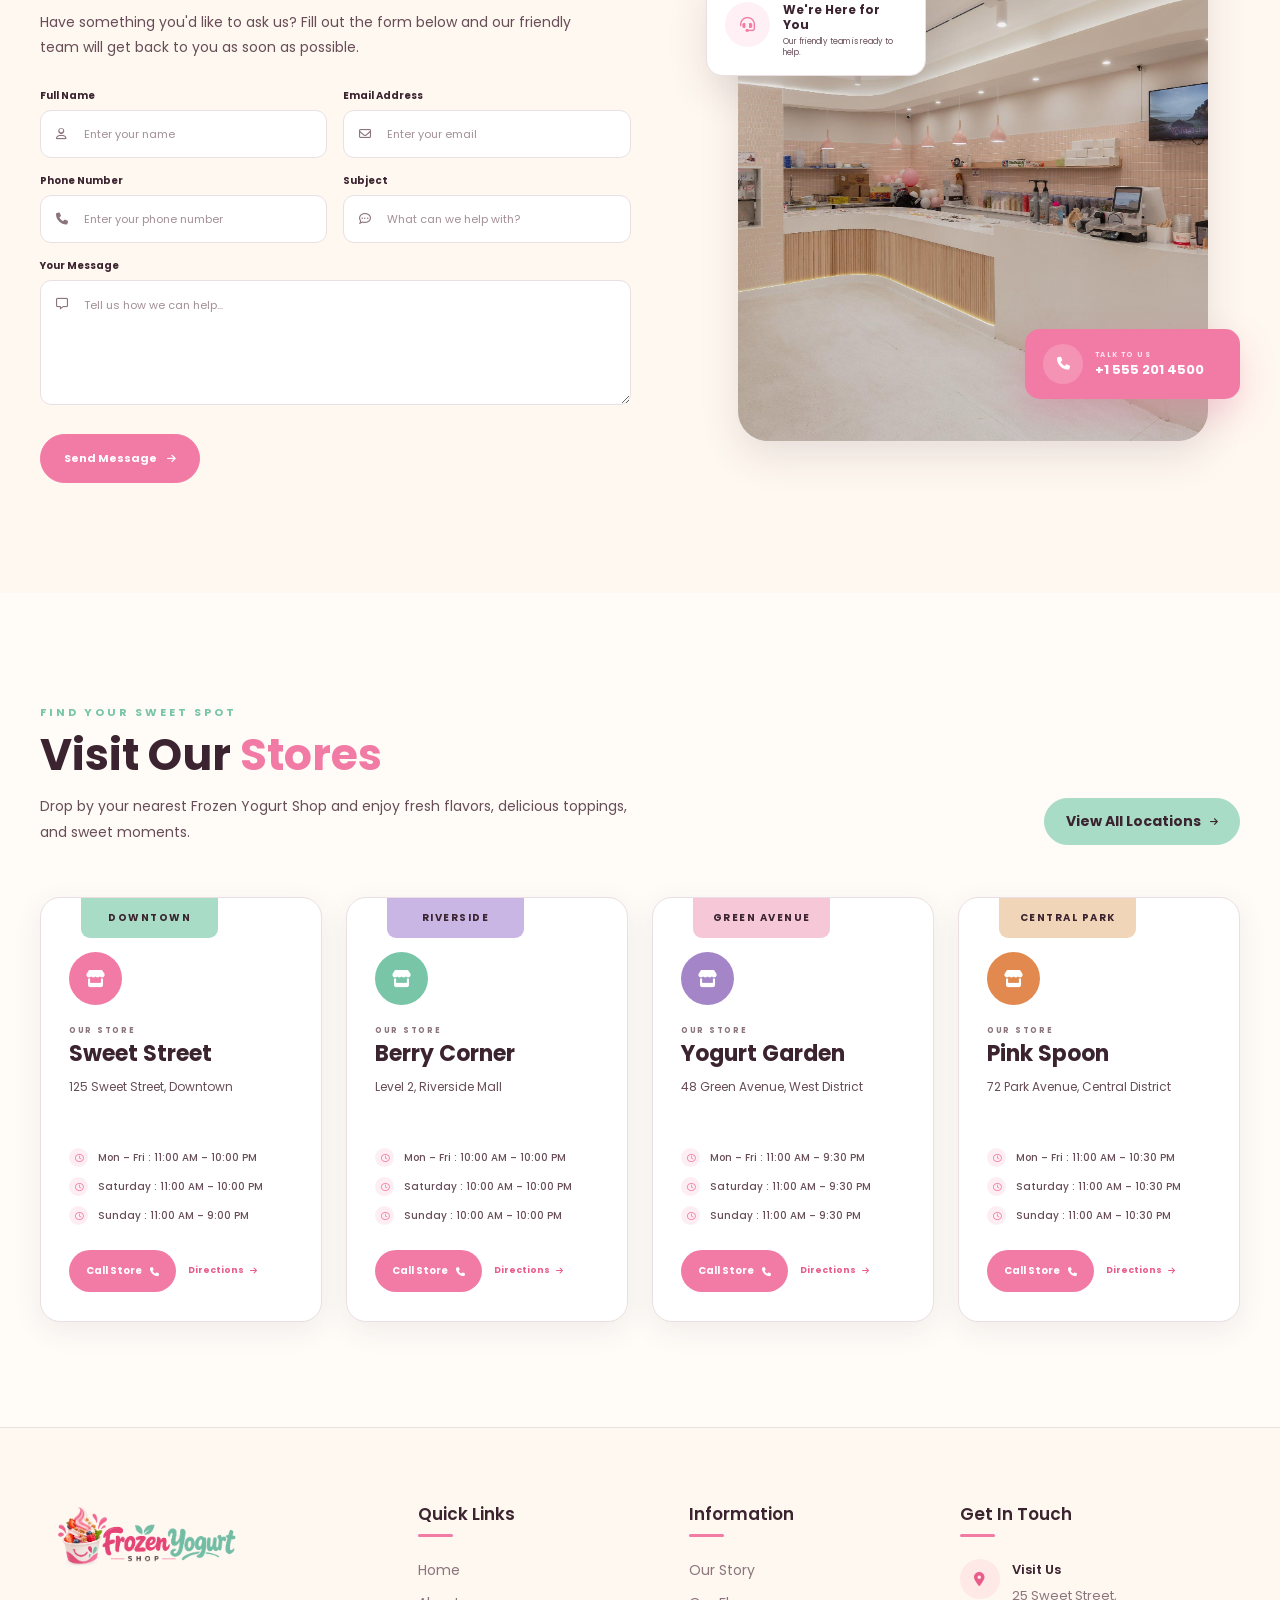
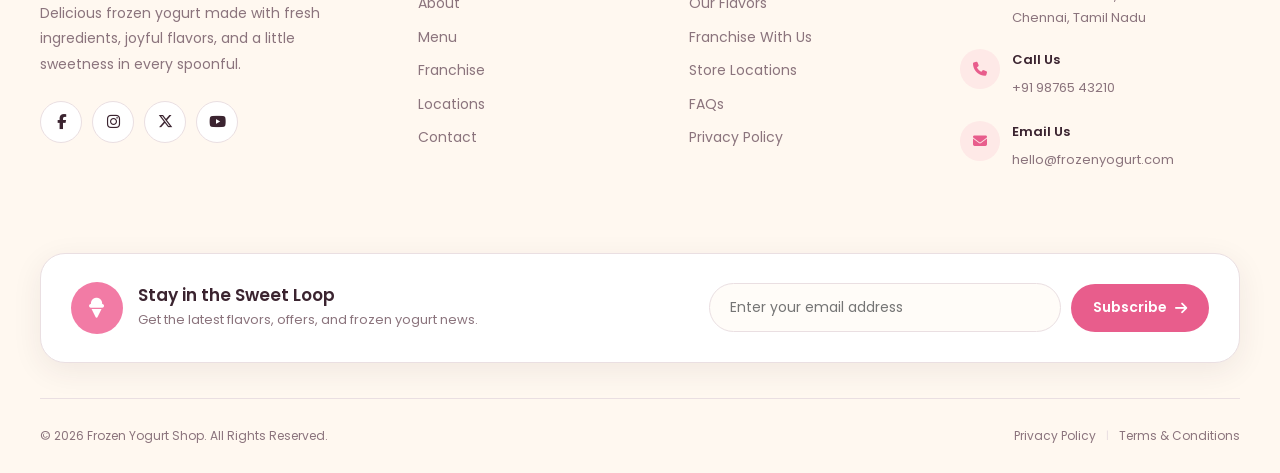
<file: contact.html>
<!DOCTYPE html>

<html lang="en">

<head>
  <meta charset="UTF-8">
  <meta name="viewport" content="width=device-width, initial-scale=1.0">
  <title>Froyo Bliss | Frozen Yogurt Shop</title>

  <!-- Favicon -->

  <link rel="icon" type="image/png" href="images/logo.png">

  <!-- Google Fonts -->

  <link rel="preconnect" href="https://fonts.googleapis.com">
  <link rel="preconnect" href="https://fonts.gstatic.com" crossorigin>
  <link href="https://fonts.googleapis.com/css2?family=Poppins:wght@300;400;500;600;700;800&display=swap" rel="stylesheet">

  <!-- Font Awesome -->

  <link rel="stylesheet" href="https://cdnjs.cloudflare.com/ajax/libs/font-awesome/6.7.2/css/all.min.css">

  <!-- CSS -->

  <link rel="stylesheet" href="css/style.css">
  <link rel="stylesheet" href="css/responsive.css">
</head>

<body>

<!-- =========================================================
     FROZEN YOGURT SHOP
     HEADER START
========================================================= -->

<header class="site-header" id="siteHeader">

    <div class="header-container">

        <!-- =================================================
             LOGO
        ================================================== -->

        <a
            href="index.html"
            class="site-logo"
            aria-label="Frozen Yogurt Shop Home"
        >

            <img
                src="images/logo.png"
                alt="Frozen Yogurt Shop Logo"
            >

        </a>


        <!-- =================================================
             MAIN NAVIGATION
        ================================================== -->

        <nav
            class="main-nav"
            id="mainNav"
            aria-label="Main Navigation"
        >

            <!-- =============================================
                 HOME DROPDOWN
            ============================================== -->

            <div class="nav-dropdown">

                <button
                    type="button"
                    class="nav-dropdown-toggle"
                    aria-expanded="false"
                    aria-haspopup="true"
                >

                    <span>Home</span>

                    <i
                        class="fa-solid fa-chevron-down"
                        aria-hidden="true"
                    ></i>

                </button>


                <div class="nav-dropdown-menu">

                    <a href="index.html">
                        Home 1
                    </a>

                    <a href="home2.html">
                        Home 2
                    </a>

                </div>

            </div>


            <!-- =============================================
                 ABOUT
            ============================================== -->

            <a
                href="about.html"
                class="nav-link"
            >
                About
            </a>


            <!-- =============================================
                 MENU
            ============================================== -->

            <a
                href="menu.html"
                class="nav-link"
            >
                Menu
            </a>


            <!-- =============================================
                 FRANCHISE
            ============================================== -->

            <a
                href="franchise.html"
                class="nav-link"
            >
                Franchise
            </a>


            <!-- =============================================
                 LOCATIONS
            ============================================== -->

            <a
                href="locations.html"
                class="nav-link"
            >
                Locations
            </a>


            <!-- =============================================
                 CONTACT
            ============================================== -->

            <a
                href="contact.html"
                class="nav-link active"
            >
                Contact
            </a>


            <!-- =============================================
                 HEADER CONTROLS
            ============================================== -->

            <div class="header-controls">

                <!-- =========================================
                     RTL BUTTON
                ========================================== -->

                <button
                    type="button"
                    class="header-control-btn rtl-toggle"
                    id="rtlToggle"
                    aria-label="Switch to RTL mode"
                    title="RTL Mode"
                >

                    <i
                        class="fa-solid fa-arrow-right-arrow-left"
                        aria-hidden="true"
                    ></i>

                </button>


                <!-- =========================================
                     DARK MODE BUTTON
                ========================================== -->

                <button
                    type="button"
                    class="header-control-btn dark-mode-toggle"
                    id="darkModeToggle"
                    aria-label="Enable dark mode"
                    title="Dark Mode"
                >

                    <i
                        class="fa-solid fa-moon"
                        aria-hidden="true"
                    ></i>

                </button>


                <!-- =========================================
                     LOGIN BUTTON
                ========================================== -->

                <!-- ENQUIRY BUTTON -->
<a href="enquiry.html" class="header-enquiry-btn">
    <span>Send an Enquiry</span>
    <i class="fa-solid fa-paper-plane"></i>
</a>

            </div>

        </nav>


        <!-- =================================================
             HAMBURGER BUTTON
        ================================================== -->

        <button
            type="button"
            class="menu-toggle"
            id="menuToggle"
            aria-label="Open navigation menu"
            aria-expanded="false"
            aria-controls="mainNav"
        >

            <i
                class="fa-solid fa-bars"
                aria-hidden="true"
            ></i>

        </button>

    </div>

</header>
<!-- =====================================================
     CONTACT PAGE — SECTION 1
     CONTACT HERO
===================================================== -->

<section class="contact-hero" id="contactHero">

    <!-- Hero Background -->
    <div class="contact-hero-background">
        <img
            src="images/contact-hero.jpg"
            alt="Frozen yogurt shop interior"
            loading="eager"
        >
    </div>

    <!-- Dark / Pink Overlay -->
    <div class="contact-hero-overlay"></div>

    <!-- Hero Content -->
    <div class="contact-hero-container">

        <div class="contact-hero-content">

            <!-- Eyebrow -->
            <span class="contact-hero-eyebrow">
                GET IN TOUCH
            </span>

            <!-- Heading -->
            <h1>
                We'd Love to
                <span>Hear From You</span>
            </h1>

            <!-- Description -->
            <p>
                Have a question, suggestion, or simply want to say hello?
                Our team is always happy to help make your frozen yogurt
                experience even sweeter.
            </p>

            <!-- Buttons -->
            <div class="contact-hero-actions">

                <a
                    href="#contactForm"
                    class="contact-hero-button contact-hero-button-primary"
                >
                    <span>Send Us a Message</span>
                    <i class="fa-solid fa-arrow-right"></i>
                </a>

                <a
                    href="#contactInfo"
                    class="contact-hero-button contact-hero-button-secondary"
                >
                    <span>Contact Details</span>
                    <i class="fa-solid fa-phone"></i>
                </a>

            </div>

        </div>

    </div>

    <!-- Decorative Shape -->
    <div class="contact-hero-shape contact-hero-shape-one"></div>
    <div class="contact-hero-shape contact-hero-shape-two"></div>

</section>
<!-- =====================================================
     CONTACT PAGE — SECTION 2
     CONTACT INFORMATION
===================================================== -->

<section class="contact-info" id="contactInfo">

    <div class="contact-info-container">

        <!-- =================================================
             SECTION HEADING
        ================================================== -->

        <div class="contact-info-heading">

            <span class="contact-info-eyebrow">
                WE'RE HERE TO HELP
            </span>

            <h2>
                Let's Stay
                <span>Connected</span>
            </h2>

            <p>
                Whether you have a question about our stores, menu,
                events, or simply want to say hello, we're always happy
                to hear from you.
            </p>

        </div>


        <!-- =================================================
             CONTACT INFORMATION GRID
        ================================================== -->

        <div class="contact-info-grid">


            <!-- =================================================
                 CARD 01 — VISIT US
            ================================================== -->

            <article class="contact-info-card">

                <div class="contact-info-icon">
                    <i class="fa-solid fa-location-dot"></i>
                </div>

                <div class="contact-info-card-content">

                    <span class="contact-info-card-label">
                        VISIT US
                    </span>

                    <h3>
                        Find a Store
                    </h3>

                    <p>
                        125 Sweet Street,
                        Downtown
                    </p>

                    <a
                        href="#findStores"
                        class="contact-info-link"
                    >
                        <span>View Locations</span>
                        <i class="fa-solid fa-arrow-right"></i>
                    </a>

                </div>

            </article>


            <!-- =================================================
                 CARD 02 — CALL US
            ================================================== -->

            <article class="contact-info-card">

                <div class="contact-info-icon">
                    <i class="fa-solid fa-phone"></i>
                </div>

                <div class="contact-info-card-content">

                    <span class="contact-info-card-label">
                        CALL US
                    </span>

                    <h3>
                        +1 555 201 4500
                    </h3>

                    <p>
                        Mon – Sun,
                        11:00 AM – 10:00 PM
                    </p>

                    <a
                        href="tel:+15552014500"
                        class="contact-info-link"
                    >
                        <span>Call Our Team</span>
                        <i class="fa-solid fa-arrow-right"></i>
                    </a>

                </div>

            </article>


            <!-- =================================================
                 CARD 03 — EMAIL US
            ================================================== -->

            <article class="contact-info-card">

                <div class="contact-info-icon">
                    <i class="fa-solid fa-envelope"></i>
                </div>

                <div class="contact-info-card-content">

                    <span class="contact-info-card-label">
                        EMAIL US
                    </span>

                    <h3>
                        hi@frozenyogurt.com
                    </h3>

                    <p>
                        Send us your questions,
                        ideas, or feedback.
                    </p>

                    <a
                        href="mailto:hello@frozenyogurt.com"
                        class="contact-info-link"
                    >
                        <span>Send an Email</span>
                        <i class="fa-solid fa-arrow-right"></i>
                    </a>

                </div>

            </article>


            <!-- =================================================
                 CARD 04 — OPENING HOURS
            ================================================== -->

            <article class="contact-info-card">

                <div class="contact-info-icon">
                    <i class="fa-solid fa-clock"></i>
                </div>

                <div class="contact-info-card-content">

                    <span class="contact-info-card-label">
                        OPENING HOURS
                    </span>

                    <h3>
                        We're Open Daily
                    </h3>

                    <p>
                        Monday – Sunday
                        <br>
                        11:00 AM – 10:00 PM
                    </p>

                    <a
                        href="#findStores"
                        class="contact-info-link"
                    >
                        <span>Check Store Hours</span>
                        <i class="fa-solid fa-arrow-right"></i>
                    </a>

                </div>

            </article>


        </div>

    </div>

</section>
<!-- =====================================================
     CONTACT PAGE — SECTION 3
     CONTACT FORM + IMAGE
===================================================== -->

<section class="contact-form-section" id="contactForm">

    <div class="contact-form-container">


        <!-- =================================================
             LEFT — CONTACT FORM
        ================================================== -->

        <div class="contact-form-content">

            <span class="contact-form-eyebrow">
                SEND A MESSAGE
            </span>

            <h2>
                Have a Question?
                <span>Let's Talk</span>
            </h2>

            <p class="contact-form-intro">
                Have something you'd like to ask us? Fill out the form
                below and our friendly team will get back to you as soon
                as possible.
            </p>


            <!-- =================================================
                 FORM
            ================================================== -->

            <form class="contact-form" id="contactMessageForm">

                <!-- Name + Email -->
                <div class="contact-form-row">

                    <div class="contact-form-group">

                        <label for="contactName">
                            Full Name
                        </label>

                        <div class="contact-form-input-wrap">

                            <i class="fa-regular fa-user"></i>

                            <input
                                type="text"
                                id="contactName"
                                name="name"
                                placeholder="Enter your name"
                                autocomplete="name"
                                required
                            >

                        </div>

                    </div>


                    <div class="contact-form-group">

                        <label for="contactEmail">
                            Email Address
                        </label>

                        <div class="contact-form-input-wrap">

                            <i class="fa-regular fa-envelope"></i>

                            <input
                                type="email"
                                id="contactEmail"
                                name="email"
                                placeholder="Enter your email"
                                autocomplete="email"
                                required
                            >

                        </div>

                    </div>

                </div>


                <!-- Phone + Subject -->
                <div class="contact-form-row">

                    <div class="contact-form-group">

                        <label for="contactPhone">
                            Phone Number
                        </label>

                        <div class="contact-form-input-wrap">

                            <i class="fa-solid fa-phone"></i>

                            <input
                                type="tel"
                                id="contactPhone"
                                name="phone"
                                placeholder="Enter your phone number"
                                autocomplete="tel"
                            >

                        </div>

                    </div>


                    <div class="contact-form-group">

                        <label for="contactSubject">
                            Subject
                        </label>

                        <div class="contact-form-input-wrap">

                            <i class="fa-regular fa-comment-dots"></i>

                            <input
                                type="text"
                                id="contactSubject"
                                name="subject"
                                placeholder="What can we help with?"
                            >

                        </div>

                    </div>

                </div>


                <!-- Message -->
                <div class="contact-form-group contact-form-message-group">

                    <label for="contactMessage">
                        Your Message
                    </label>

                    <div class="contact-form-input-wrap contact-form-textarea-wrap">

                        <i class="fa-regular fa-message"></i>

                        <textarea
                            id="contactMessage"
                            name="message"
                            rows="5"
                            placeholder="Tell us how we can help..."
                            required
                        ></textarea>

                    </div>

                </div>


                <!-- Submit -->
                <button
                    type="submit"
                    class="contact-form-submit"
                >
                    <span>Send Message</span>
                    <i class="fa-solid fa-arrow-right"></i>
                </button>

            </form>

        </div>


        <!-- =================================================
             RIGHT — CONTACT VISUAL
        ================================================== -->

        <div class="contact-form-visual">

            <div class="contact-form-image">

                <img
                    src="images/contact-form.jpg"
                    alt="Frozen yogurt shop interior"
                    loading="lazy"
                >

            </div>


            <!-- Floating Help Card -->
            <div class="contact-form-help-card">

                <div class="contact-form-help-icon">
                    <i class="fa-solid fa-headset"></i>
                </div>

                <div class="contact-form-help-content">

                    <span>
                        NEED HELP?
                    </span>

                    <strong>
                        We're Here for You
                    </strong>

                    <small>
                        Our friendly team is ready to help.
                    </small>

                </div>

            </div>


            <!-- Contact Detail Card -->
            <div class="contact-form-phone-card">

                <div class="contact-form-phone-icon">
                    <i class="fa-solid fa-phone"></i>
                </div>

                <div class="contact-form-phone-content">

                    <span>
                        TALK TO US
                    </span>

                    <strong>
                        +1 555 201 4500
                    </strong>

                </div>

            </div>

        </div>

    </div>

</section>
<!-- =====================================================
     CONTACT PAGE — SECTION 4
     FIND OUR STORES
===================================================== -->

<section class="contact-stores" id="findStores">

    <div class="contact-stores-container">

        <!-- =================================================
             SECTION TOP
        ================================================== -->

        <div class="contact-stores-top">

            <div class="contact-stores-heading">

                <span class="contact-stores-eyebrow">
                    FIND YOUR SWEET SPOT
                </span>

                <h2>
                    Visit Our <span>Stores</span>
                </h2>

                <p>
                    Drop by your nearest Frozen Yogurt Shop and enjoy
                    fresh flavors, delicious toppings, and sweet moments.
                </p>

            </div>

            <a
                href="#locations"
                class="contact-stores-all-button"
            >
                <span>View All Locations</span>
                <i class="fa-solid fa-arrow-right"></i>
            </a>

        </div>


        <!-- =================================================
             STORE GRID
        ================================================== -->

        <div class="contact-stores-grid">


            <!-- =================================================
                 STORE 01
            ================================================== -->

            <article class="contact-store-card">

                <span class="contact-store-city">
                    DOWNTOWN
                </span>

                <div class="contact-store-icon">
                    <i class="fa-solid fa-store"></i>
                </div>

                <div class="contact-store-content">

                    <span class="contact-store-label">
                        OUR STORE
                    </span>

                    <h3>
                        Sweet Street
                    </h3>

                    <p class="contact-store-address">
                        125 Sweet Street,
                        Downtown
                    </p>


                    <div class="contact-store-hours">

                        <div class="contact-store-hour">
                            <i class="fa-regular fa-clock"></i>
                            <span>Mon – Fri : 11:00 AM – 10:00 PM</span>
                        </div>

                        <div class="contact-store-hour">
                            <i class="fa-regular fa-clock"></i>
                            <span>Saturday : 11:00 AM – 10:00 PM</span>
                        </div>

                        <div class="contact-store-hour">
                            <i class="fa-regular fa-clock"></i>
                            <span>Sunday : 11:00 AM – 9:00 PM</span>
                        </div>

                    </div>


                    <div class="contact-store-actions">

                        <a
                            href="tel:+15552014500"
                            class="contact-store-call"
                        >
                            <span>Call Store</span>
                            <i class="fa-solid fa-phone"></i>
                        </a>

                        <a
                            href="#"
                            class="contact-store-directions"
                        >
                            <span>Directions</span>
                            <i class="fa-solid fa-arrow-right"></i>
                        </a>

                    </div>

                </div>

            </article>


            <!-- =================================================
                 STORE 02
            ================================================== -->

            <article class="contact-store-card">

                <span class="contact-store-city">
                    RIVERSIDE
                </span>

                <div class="contact-store-icon">
                    <i class="fa-solid fa-store"></i>
                </div>

                <div class="contact-store-content">

                    <span class="contact-store-label">
                        OUR STORE
                    </span>

                    <h3>
                        Berry Corner
                    </h3>

                    <p class="contact-store-address">
                        Level 2,
                        Riverside Mall
                    </p>


                    <div class="contact-store-hours">

                        <div class="contact-store-hour">
                            <i class="fa-regular fa-clock"></i>
                            <span>Mon – Fri : 10:00 AM – 10:00 PM</span>
                        </div>

                        <div class="contact-store-hour">
                            <i class="fa-regular fa-clock"></i>
                            <span>Saturday : 10:00 AM – 10:00 PM</span>
                        </div>

                        <div class="contact-store-hour">
                            <i class="fa-regular fa-clock"></i>
                            <span>Sunday : 10:00 AM – 10:00 PM</span>
                        </div>

                    </div>


                    <div class="contact-store-actions">

                        <a
                            href="tel:+15552014520"
                            class="contact-store-call"
                        >
                            <span>Call Store</span>
                            <i class="fa-solid fa-phone"></i>
                        </a>

                        <a
                            href="#"
                            class="contact-store-directions"
                        >
                            <span>Directions</span>
                            <i class="fa-solid fa-arrow-right"></i>
                        </a>

                    </div>

                </div>

            </article>


            <!-- =================================================
                 STORE 03
            ================================================== -->

            <article class="contact-store-card">

                <span class="contact-store-city">
                    GREEN AVENUE
                </span>

                <div class="contact-store-icon">
                    <i class="fa-solid fa-store"></i>
                </div>

                <div class="contact-store-content">

                    <span class="contact-store-label">
                        OUR STORE
                    </span>

                    <h3>
                        Yogurt Garden
                    </h3>

                    <p class="contact-store-address">
                        48 Green Avenue,
                        West District
                    </p>


                    <div class="contact-store-hours">

                        <div class="contact-store-hour">
                            <i class="fa-regular fa-clock"></i>
                            <span>Mon – Fri : 11:00 AM – 9:30 PM</span>
                        </div>

                        <div class="contact-store-hour">
                            <i class="fa-regular fa-clock"></i>
                            <span>Saturday : 11:00 AM – 9:30 PM</span>
                        </div>

                        <div class="contact-store-hour">
                            <i class="fa-regular fa-clock"></i>
                            <span>Sunday : 11:00 AM – 9:30 PM</span>
                        </div>

                    </div>


                    <div class="contact-store-actions">

                        <a
                            href="tel:+15552014550"
                            class="contact-store-call"
                        >
                            <span>Call Store</span>
                            <i class="fa-solid fa-phone"></i>
                        </a>

                        <a
                            href="#"
                            class="contact-store-directions"
                        >
                            <span>Directions</span>
                            <i class="fa-solid fa-arrow-right"></i>
                        </a>

                    </div>

                </div>

            </article>


            <!-- =================================================
                 STORE 04
            ================================================== -->

            <article class="contact-store-card">

                <span class="contact-store-city">
                    CENTRAL PARK
                </span>

                <div class="contact-store-icon">
                    <i class="fa-solid fa-store"></i>
                </div>

                <div class="contact-store-content">

                    <span class="contact-store-label">
                        OUR STORE
                    </span>

                    <h3>
                        Pink Spoon
                    </h3>

                    <p class="contact-store-address">
                        72 Park Avenue,
                        Central District
                    </p>


                    <div class="contact-store-hours">

                        <div class="contact-store-hour">
                            <i class="fa-regular fa-clock"></i>
                            <span>Mon – Fri : 11:00 AM – 10:30 PM</span>
                        </div>

                        <div class="contact-store-hour">
                            <i class="fa-regular fa-clock"></i>
                            <span>Saturday : 11:00 AM – 10:30 PM</span>
                        </div>

                        <div class="contact-store-hour">
                            <i class="fa-regular fa-clock"></i>
                            <span>Sunday : 11:00 AM – 10:30 PM</span>
                        </div>

                    </div>


                    <div class="contact-store-actions">

                        <a
                            href="tel:+15552014580"
                            class="contact-store-call"
                        >
                            <span>Call Store</span>
                            <i class="fa-solid fa-phone"></i>
                        </a>

                        <a
                            href="#"
                            class="contact-store-directions"
                        >
                            <span>Directions</span>
                            <i class="fa-solid fa-arrow-right"></i>
                        </a>

                    </div>

                </div>

            </article>


        </div>

    </div>

</section>
<!-- =========================================================
     FOOTER
========================================================= -->

<footer class="site-footer" id="siteFooter">

    <div class="footer-container">

        <!-- =================================================
             FOOTER TOP
        ================================================== -->

        <div class="footer-top">


            <!-- BRAND -->
            <div class="footer-column footer-brand">

                <a href="index.html" class="footer-logo">
                    <img
                        src="images/logo.png"
                        alt="Frozen Yogurt Shop Logo"
                    >
                </a>

                <p class="footer-description">
                    Delicious frozen yogurt made with fresh
                    ingredients, joyful flavors, and a little
                    sweetness in every spoonful.
                </p>

                <!-- SOCIAL LINKS -->

                <div class="footer-social">

                    <a
                        href="#"
                        aria-label="Facebook"
                        title="Facebook"
                    >
                        <i class="fa-brands fa-facebook-f"></i>
                    </a>

                    <a
                        href="#"
                        aria-label="Instagram"
                        title="Instagram"
                    >
                        <i class="fa-brands fa-instagram"></i>
                    </a>

                    <a
                        href="#"
                        aria-label="Twitter"
                        title="Twitter"
                    >
                        <i class="fa-brands fa-x-twitter"></i>
                    </a>

                    <a
                        href="#"
                        aria-label="YouTube"
                        title="YouTube"
                    >
                        <i class="fa-brands fa-youtube"></i>
                    </a>

                </div>

            </div>


            <!-- QUICK LINKS -->

            <div class="footer-column">

                <h3 class="footer-title">
                    Quick Links
                </h3>

                <ul class="footer-links">

                    <li>
                        <a href="index.html">
                            Home
                        </a>
                    </li>

                    <li>
                        <a href="about.html">
                            About
                        </a>
                    </li>

                    <li>
                        <a href="menu.html">
                            Menu
                        </a>
                    </li>

                    <li>
                        <a href="franchise.html">
                            Franchise
                        </a>
                    </li>

                    <li>
                        <a href="locations.html">
                            Locations
                        </a>
                    </li>

                    <li>
                        <a href="contact.html">
                            Contact
                        </a>
                    </li>

                </ul>

            </div>


            <!-- INFORMATION -->

            <div class="footer-column">

                <h3 class="footer-title">
                    Information
                </h3>

                <ul class="footer-links">

                    <li>
                        <a href="#">
                            Our Story
                        </a>
                    </li>

                    <li>
                        <a href="#">
                            Our Flavors
                        </a>
                    </li>

                    <li>
                        <a href="#">
                            Franchise With Us
                        </a>
                    </li>

                    <li>
                        <a href="#">
                            Store Locations
                        </a>
                    </li>

                    <li>
                        <a href="#">
                            FAQs
                        </a>
                    </li>

                    <li>
                        <a href="#">
                            Privacy Policy
                        </a>
                    </li>

                </ul>

            </div>


            <!-- CONTACT -->

            <div class="footer-column footer-contact">

                <h3 class="footer-title">
                    Get In Touch
                </h3>


                <div class="footer-contact-item">

                    <span class="footer-contact-icon">
                        <i class="fa-solid fa-location-dot"></i>
                    </span>

                    <div>
                        <strong>Visit Us</strong>

                        <p>
                            25 Sweet Street,<br>
                            Chennai, Tamil Nadu
                        </p>
                    </div>

                </div>


                <div class="footer-contact-item">

                    <span class="footer-contact-icon">
                        <i class="fa-solid fa-phone"></i>
                    </span>

                    <div>
                        <strong>Call Us</strong>

                        <a href="tel:+919876543210">
                            +91 98765 43210
                        </a>
                    </div>

                </div>


                <div class="footer-contact-item">

                    <span class="footer-contact-icon">
                        <i class="fa-solid fa-envelope"></i>
                    </span>

                    <div>
                        <strong>Email Us</strong>

                        <a href="mailto:hello@frozenyogurt.com">
                            hello@frozenyogurt.com
                        </a>
                    </div>

                </div>

            </div>

        </div>


        <!-- =================================================
             NEWSLETTER
        ================================================== -->

        <div class="footer-newsletter">

            <div class="newsletter-content">

                <span class="newsletter-icon">
                    <i class="fa-solid fa-ice-cream"></i>
                </span>

                <div>

                    <h3>
                        Stay in the Sweet Loop
                    </h3>

                    <p>
                        Get the latest flavors, offers, and
                        frozen yogurt news.
                    </p>

                </div>

            </div>


            <form
                class="newsletter-form"
                action="#"
                method="post"
            >

                <label
                    for="footerEmail"
                    class="sr-only"
                >
                    Email Address
                </label>

                <input
                    type="email"
                    id="footerEmail"
                    name="email"
                    placeholder="Enter your email address"
                    required
                >

                <button
                    type="submit"
                    class="newsletter-btn"
                >
                    Subscribe
                    <i class="fa-solid fa-arrow-right"></i>
                </button>

            </form>

        </div>


        <!-- =================================================
             FOOTER BOTTOM
        ================================================== -->

        <div class="footer-bottom">

            <p>
                © 2026 Frozen Yogurt Shop.
                All Rights Reserved.
            </p>

            <div class="footer-bottom-links">

                <a href="#">
                    Privacy Policy
                </a>

                <span>|</span>

                <a href="#">
                    Terms & Conditions
                </a>

            </div>

        </div>

    </div>

</footer>

 <!-- JS -->
<!-- =========================================================
     SCROLL TO TOP BUTTON
========================================================= -->

<button
    type="button"
    class="scroll-top-btn"
    id="scrollTopBtn"
    aria-label="Scroll to top"
    title="Back to Top"
>
    <i class="fa-solid fa-arrow-up" aria-hidden="true"></i>
</button>
  <script src="js/script.js"></script>

</body>
</html>
</file>
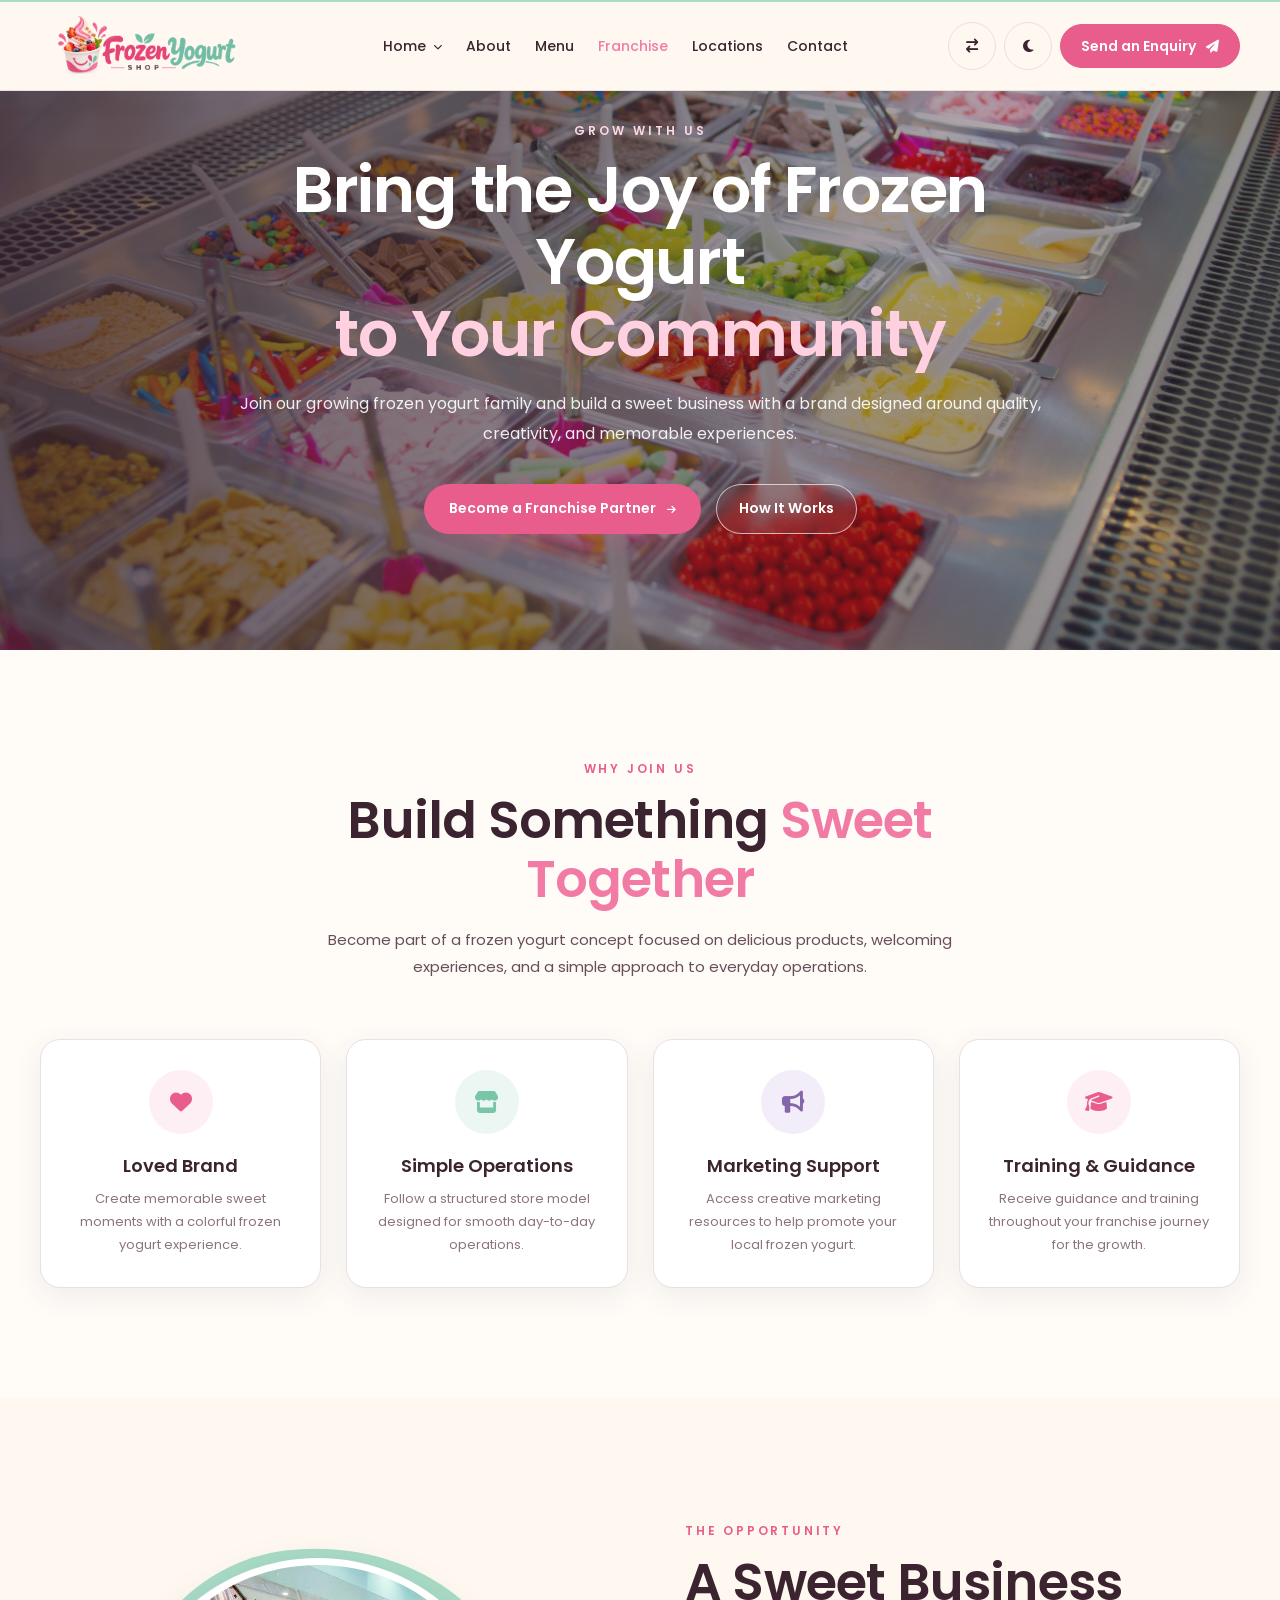
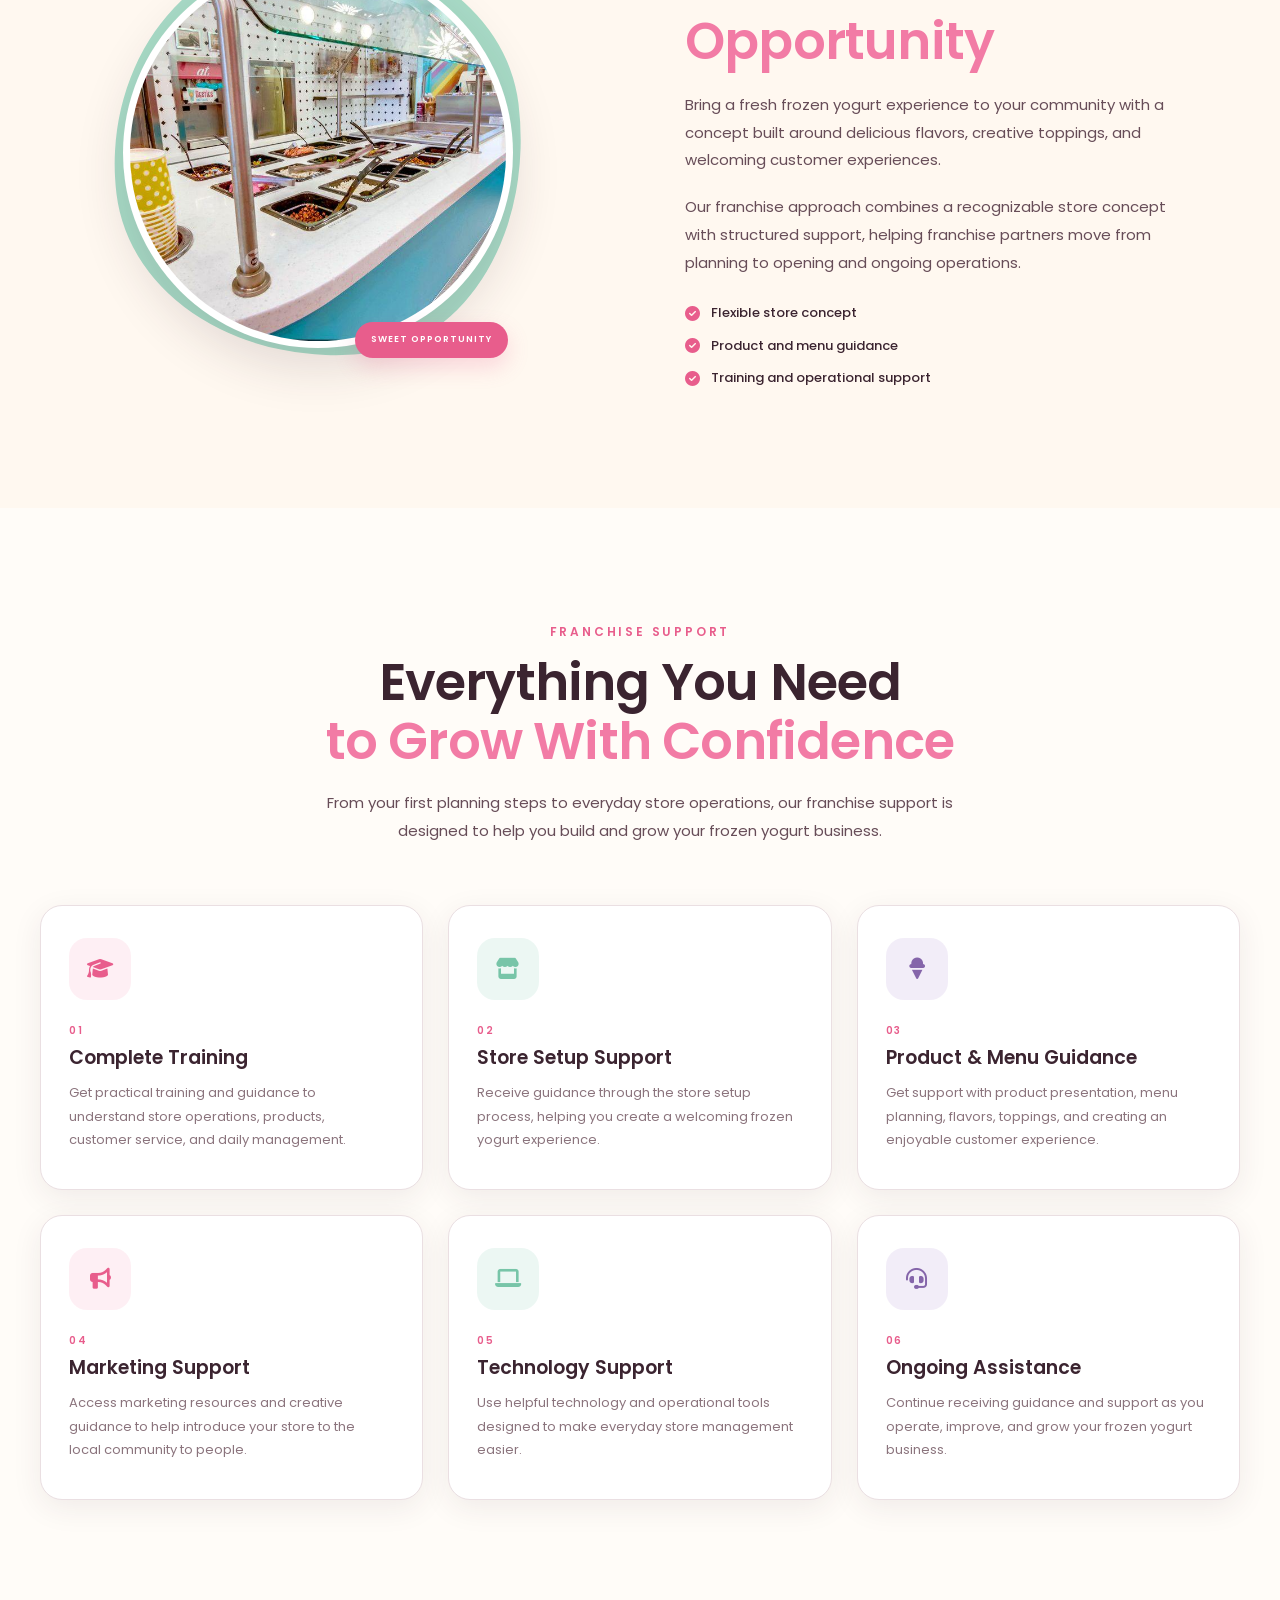
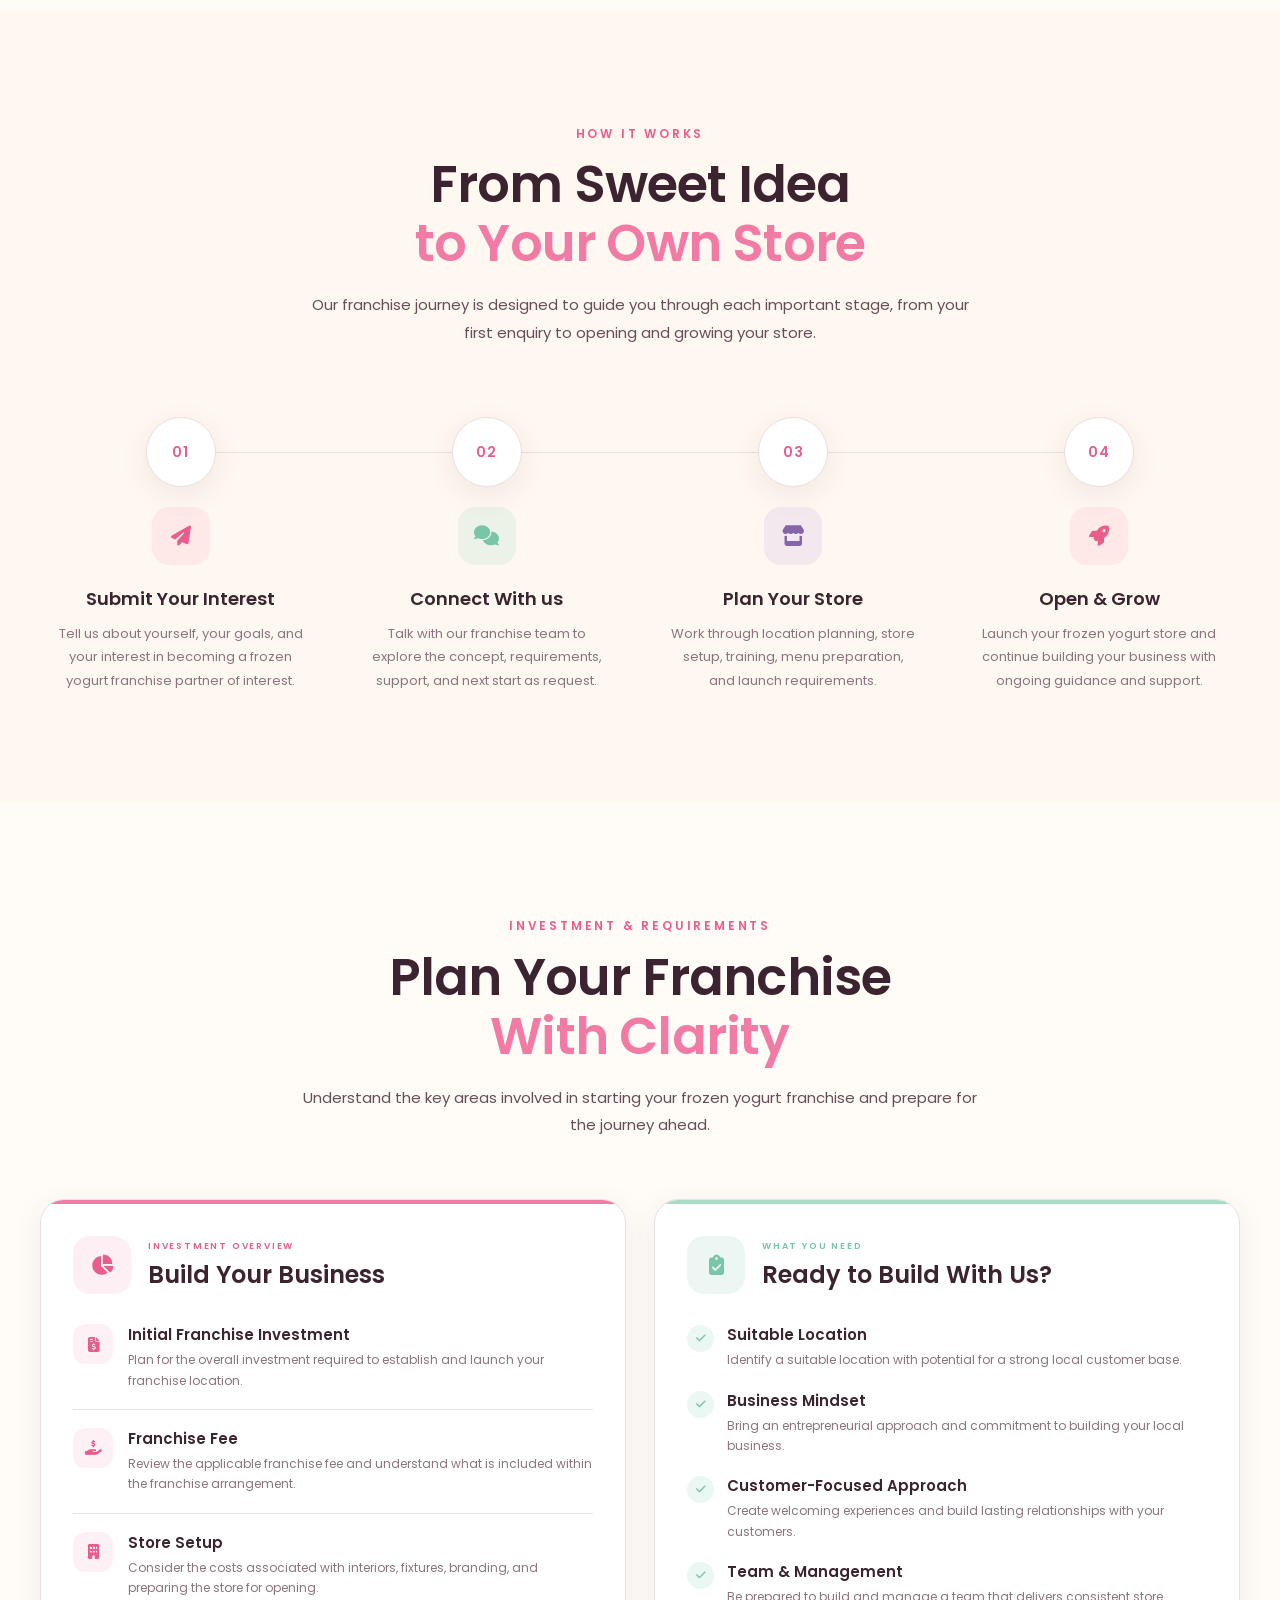
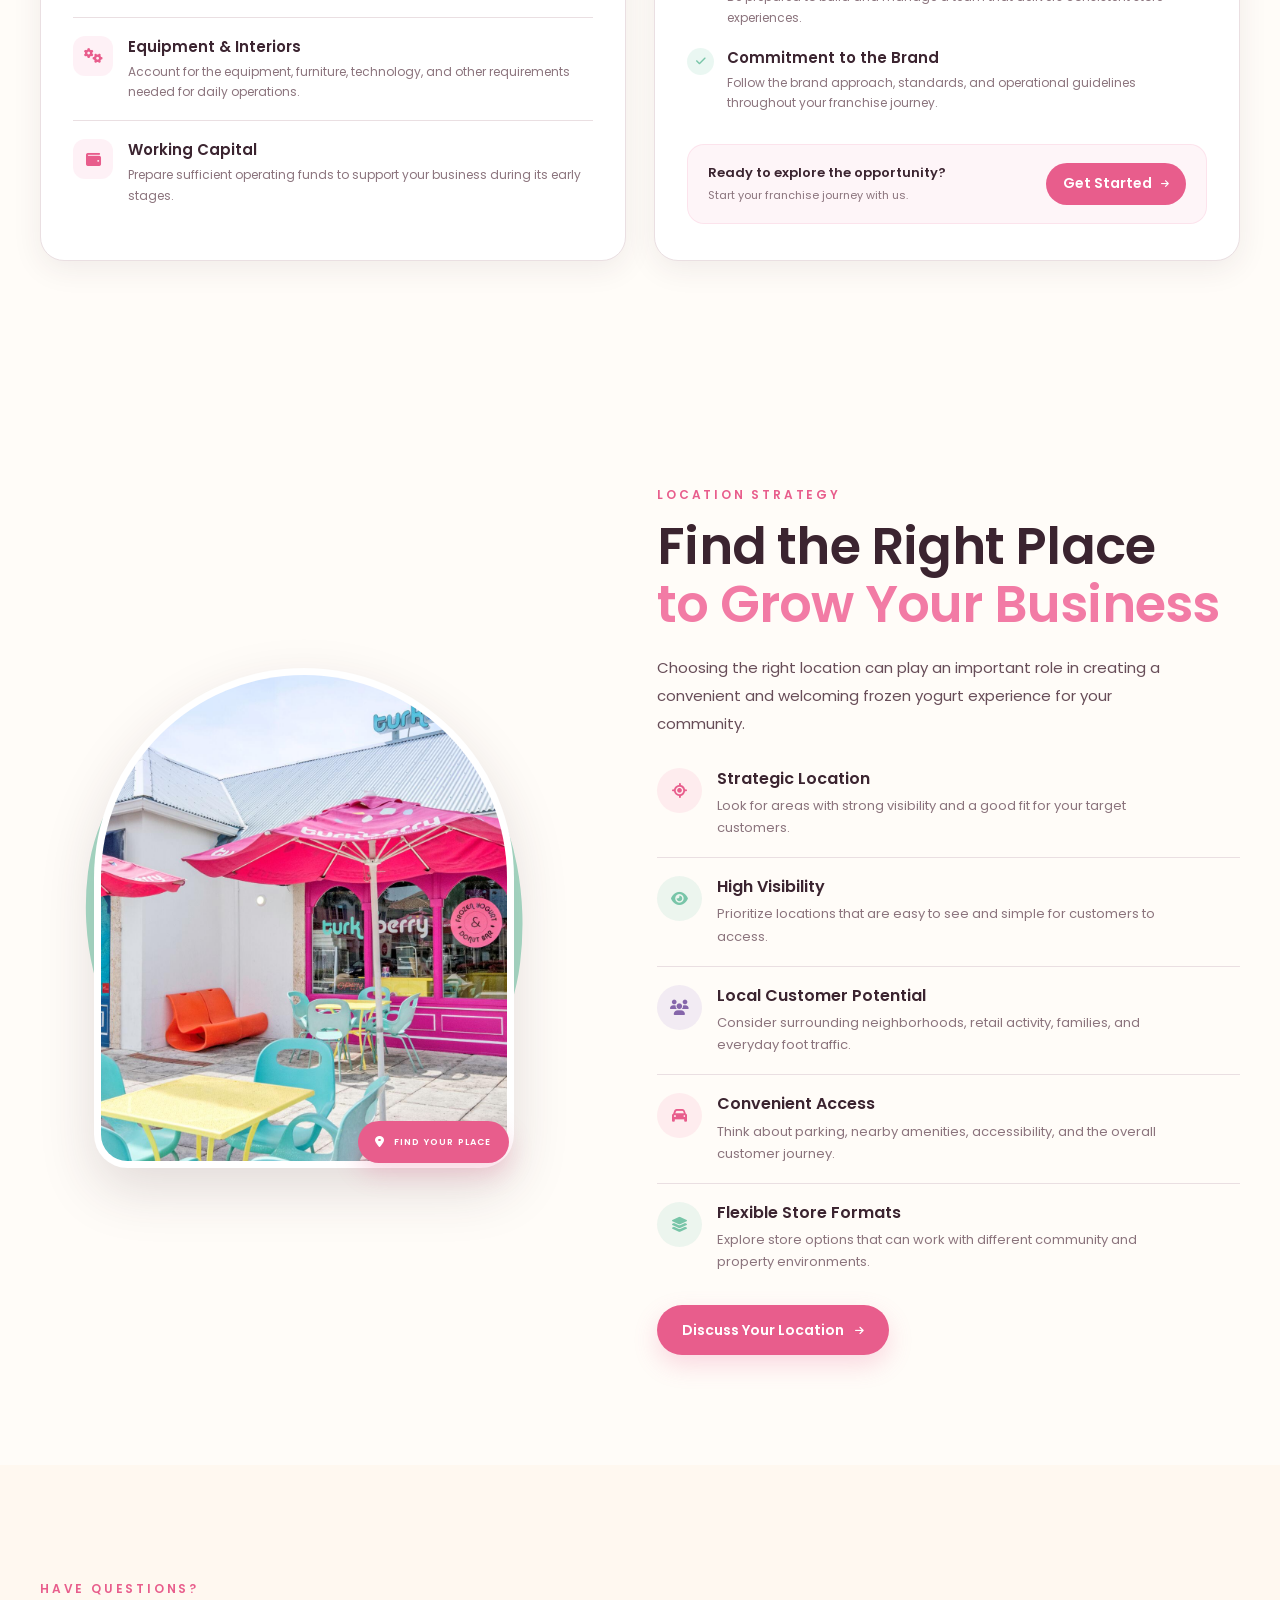
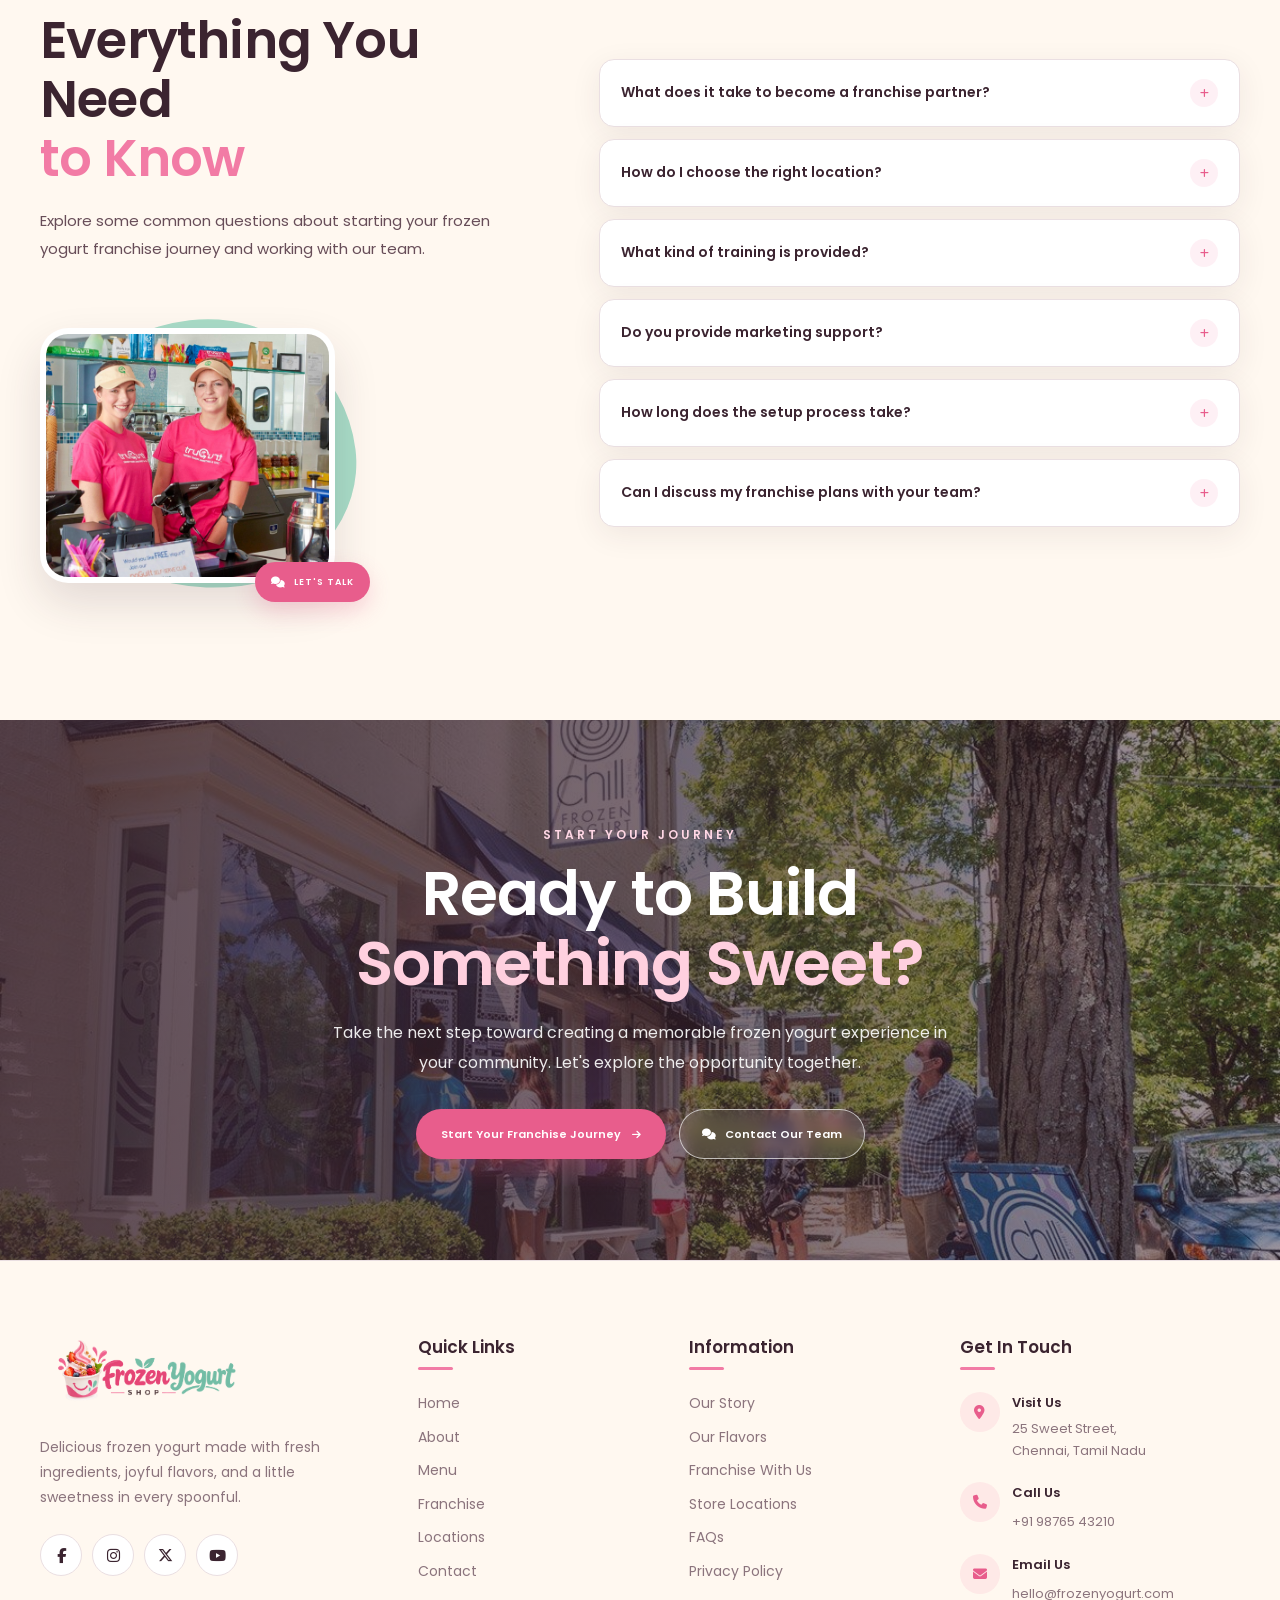
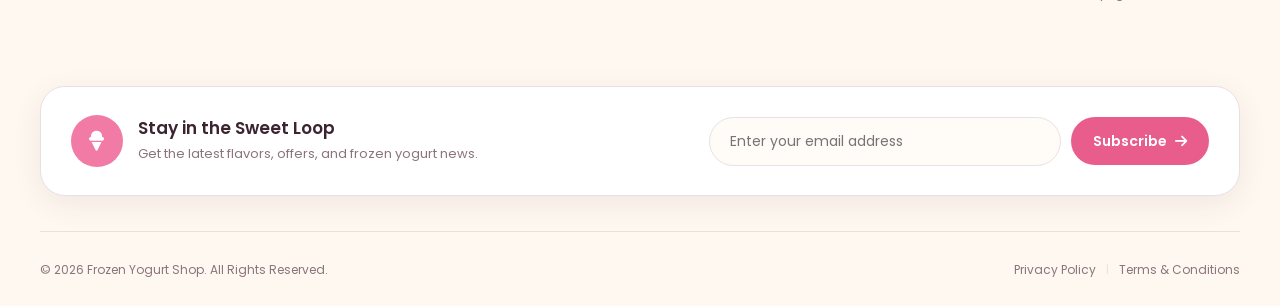
<file: franchise.html>
<!DOCTYPE html>

<html lang="en">

<head>
  <meta charset="UTF-8">
  <meta name="viewport" content="width=device-width, initial-scale=1.0">
  <title>Froyo Bliss | Frozen Yogurt Shop</title>

  <!-- Favicon -->

  <link rel="icon" type="image/png" href="images/logo.png">

  <!-- Google Fonts -->

  <link rel="preconnect" href="https://fonts.googleapis.com">
  <link rel="preconnect" href="https://fonts.gstatic.com" crossorigin>
  <link href="https://fonts.googleapis.com/css2?family=Poppins:wght@300;400;500;600;700;800&display=swap" rel="stylesheet">

  <!-- Font Awesome -->

  <link rel="stylesheet" href="https://cdnjs.cloudflare.com/ajax/libs/font-awesome/6.7.2/css/all.min.css">

  <!-- CSS -->

  <link rel="stylesheet" href="css/style.css">
  <link rel="stylesheet" href="css/responsive.css">
</head>

<body>

<!-- =========================================================
     FROZEN YOGURT SHOP
     HEADER START
========================================================= -->

<header class="site-header" id="siteHeader">

    <div class="header-container">

        <!-- =================================================
             LOGO
        ================================================== -->

        <a
            href="index.html"
            class="site-logo"
            aria-label="Frozen Yogurt Shop Home"
        >

            <img
                src="images/logo.png"
                alt="Frozen Yogurt Shop Logo"
            >

        </a>


        <!-- =================================================
             MAIN NAVIGATION
        ================================================== -->

        <nav
            class="main-nav"
            id="mainNav"
            aria-label="Main Navigation"
        >

            <!-- =============================================
                 HOME DROPDOWN
            ============================================== -->

            <div class="nav-dropdown">

                <button
                    type="button"
                    class="nav-dropdown-toggle"
                    aria-expanded="false"
                    aria-haspopup="true"
                >

                    <span>Home</span>

                    <i
                        class="fa-solid fa-chevron-down"
                        aria-hidden="true"
                    ></i>

                </button>


                <div class="nav-dropdown-menu">

                    <a href="index.html">
                        Home 1
                    </a>

                    <a href="home2.html">
                        Home 2
                    </a>

                </div>

            </div>


            <!-- =============================================
                 ABOUT
            ============================================== -->

            <a
                href="about.html"
                class="nav-link"
            >
                About
            </a>


            <!-- =============================================
                 MENU
            ============================================== -->

            <a
                href="menu.html"
                class="nav-link"
            >
                Menu
            </a>


            <!-- =============================================
                 FRANCHISE
            ============================================== -->

            <a
                href="franchise.html"
                class="nav-link active"
            >
                Franchise
            </a>


            <!-- =============================================
                 LOCATIONS
            ============================================== -->

            <a
                href="locations.html"
                class="nav-link"
            >
                Locations
            </a>


            <!-- =============================================
                 CONTACT
            ============================================== -->

            <a
                href="contact.html"
                class="nav-link"
            >
                Contact
            </a>


            <!-- =============================================
                 HEADER CONTROLS
            ============================================== -->

            <div class="header-controls">

                <!-- =========================================
                     RTL BUTTON
                ========================================== -->

                <button
                    type="button"
                    class="header-control-btn rtl-toggle"
                    id="rtlToggle"
                    aria-label="Switch to RTL mode"
                    title="RTL Mode"
                >

                    <i
                        class="fa-solid fa-arrow-right-arrow-left"
                        aria-hidden="true"
                    ></i>

                </button>


                <!-- =========================================
                     DARK MODE BUTTON
                ========================================== -->

                <button
                    type="button"
                    class="header-control-btn dark-mode-toggle"
                    id="darkModeToggle"
                    aria-label="Enable dark mode"
                    title="Dark Mode"
                >

                    <i
                        class="fa-solid fa-moon"
                        aria-hidden="true"
                    ></i>

                </button>


                <!-- =========================================
                     LOGIN BUTTON
                ========================================== -->

                <!-- ENQUIRY BUTTON -->
<a href="enquiry.html" class="header-enquiry-btn">
    <span>Send an Enquiry</span>
    <i class="fa-solid fa-paper-plane"></i>
</a>

            </div>

        </nav>


        <!-- =================================================
             HAMBURGER BUTTON
        ================================================== -->

        <button
            type="button"
            class="menu-toggle"
            id="menuToggle"
            aria-label="Open navigation menu"
            aria-expanded="false"
            aria-controls="mainNav"
        >

            <i
                class="fa-solid fa-bars"
                aria-hidden="true"
            ></i>

        </button>

    </div>

</header>
<!-- =========================================================
     FRANCHISE HERO
========================================================= -->

<section class="fr-hero" id="franchiseHero">

    <div class="fr-hero-overlay"></div>

    <div class="fr-hero-container">

        <div class="fr-hero-content">

            <span class="fr-hero-label">
                GROW WITH US
            </span>

            <h1>
                Bring the Joy of Frozen Yogurt
                <span>to Your Community</span>
            </h1>

            <p>
                Join our growing frozen yogurt family and build
                a sweet business with a brand designed around
                quality, creativity, and memorable experiences.
            </p>

            <div class="fr-hero-actions">

                <a
                    href="#franchiseOpportunity"
                    class="fr-primary-button"
                >
                    <span>Become a Franchise Partner</span>

                    <i
                        class="fa-solid fa-arrow-right"
                        aria-hidden="true"
                    ></i>
                </a>

                <a
                    href="#franchiseProcess"
                    class="fr-secondary-button"
                >
                    How It Works
                </a>

            </div>

        </div>

    </div>

</section>


<!-- =========================================================
     WHY FRANCHISE WITH US
========================================================= -->

<section class="fr-why" id="franchiseWhy">

    <div class="fr-container">

        <div class="fr-section-heading">

            <span class="fr-label">
                WHY JOIN US
            </span>

            <h2>
                Build Something <span>Sweet Together</span>
            </h2>

            <p>
                Become part of a frozen yogurt concept focused on
                delicious products, welcoming experiences, and
                a simple approach to everyday operations.
            </p>

        </div>


        <div class="fr-why-grid">

            <article class="fr-why-item">

                <div class="fr-why-icon">
                    <i
                        class="fa-solid fa-heart"
                        aria-hidden="true"
                    ></i>
                </div>

                <h3>
                    Loved Brand
                </h3>

                <p>
                    Create memorable sweet moments with a
                    colorful frozen yogurt experience.
                </p>

            </article>


            <article class="fr-why-item">

                <div class="fr-why-icon">
                    <i
                        class="fa-solid fa-store"
                        aria-hidden="true"
                    ></i>
                </div>

                <h3>
                    Simple Operations
                </h3>

                <p>
                    Follow a structured store model designed
                    for smooth day-to-day operations.
                </p>

            </article>


            <article class="fr-why-item">

                <div class="fr-why-icon">
                    <i
                        class="fa-solid fa-bullhorn"
                        aria-hidden="true"
                    ></i>
                </div>

                <h3>
                    Marketing Support
                </h3>

                <p>
                    Access creative marketing resources to help
                    promote your local frozen yogurt.
                </p>

            </article>


            <article class="fr-why-item">

                <div class="fr-why-icon">
                    <i
                        class="fa-solid fa-graduation-cap"
                        aria-hidden="true"
                    ></i>
                </div>

                <h3>
                    Training &amp; Guidance
                </h3>

                <p>
                    Receive guidance and training throughout
                    your franchise journey for the growth.
                </p>

            </article>

        </div>

    </div>

</section>


<!-- =========================================================
     FRANCHISE OPPORTUNITY
========================================================= -->

<section
    class="fr-opportunity"
    id="franchiseOpportunity"
>

    <div class="fr-container">

        <div class="fr-opportunity-grid">


            <!-- IMAGE -->

            <div class="fr-opportunity-image-wrap">

                <div class="fr-opportunity-shape"></div>

                <div class="fr-opportunity-image">

                    <img
                        src="images/franchise-opportunity.jpg"
                        alt="Frozen yogurt shop franchise opportunity"
                        loading="lazy"
                    >

                </div>

                <span class="fr-opportunity-badge">
                    SWEET OPPORTUNITY
                </span>

            </div>


            <!-- CONTENT -->

            <div class="fr-opportunity-content">

                <span class="fr-label">
                    THE OPPORTUNITY
                </span>

                <h2>
                    A Sweet Business
                    <span>Opportunity</span>
                </h2>

                <p>
                    Bring a fresh frozen yogurt experience to
                    your community with a concept built around
                    delicious flavors, creative toppings, and
                    welcoming customer experiences.
                </p>

                <p>
                    Our franchise approach combines a recognizable
                    store concept with structured support, helping
                    franchise partners move from planning to
                    opening and ongoing operations.
                </p>


                <div class="fr-opportunity-points">

                    <div class="fr-opportunity-point">

                        <i
                            class="fa-solid fa-circle-check"
                            aria-hidden="true"
                        ></i>

                        <span>
                            Flexible store concept
                        </span>

                    </div>

                    <div class="fr-opportunity-point">

                        <i
                            class="fa-solid fa-circle-check"
                            aria-hidden="true"
                        ></i>

                        <span>
                            Product and menu guidance
                        </span>

                    </div>

                    <div class="fr-opportunity-point">

                        <i
                            class="fa-solid fa-circle-check"
                            aria-hidden="true"
                        ></i>

                        <span>
                            Training and operational support
                        </span>

                    </div>

                </div>

            </div>

        </div>

    </div>

</section>
<!-- =========================================================
     WHAT YOU GET WITH US
========================================================= -->

<section class="fr-benefits" id="franchiseBenefits">

    <div class="fr-container">

        <!-- =================================================
             SECTION HEADING
        ================================================== -->

        <div class="fr-benefit-heading">

            <span class="fr-benefit-label">
                FRANCHISE SUPPORT
            </span>

            <h2>
                Everything You Need
                <span>to Grow With Confidence</span>
            </h2>

            <p>
                From your first planning steps to everyday store
                operations, our franchise support is designed to
                help you build and grow your frozen yogurt business.
            </p>

        </div>


        <!-- =================================================
             BENEFITS GRID
        ================================================== -->

        <div class="fr-benefit-grid">


            <!-- BENEFIT 01 -->

            <article class="fr-benefit-card">

                <div class="fr-benefit-icon">
                    <i class="fa-solid fa-graduation-cap"></i>
                </div>

                <div class="fr-benefit-content">

                    <span class="fr-benefit-number">
                        01
                    </span>

                    <h3>
                        Complete Training
                    </h3>

                    <p>
                        Get practical training and guidance to
                        understand store operations, products,
                        customer service, and daily management.
                    </p>

                </div>

            </article>


            <!-- BENEFIT 02 -->

            <article class="fr-benefit-card">

                <div class="fr-benefit-icon">
                    <i class="fa-solid fa-store"></i>
                </div>

                <div class="fr-benefit-content">

                    <span class="fr-benefit-number">
                        02
                    </span>

                    <h3>
                        Store Setup Support
                    </h3>

                    <p>
                        Receive guidance through the store setup
                        process, helping you create a welcoming
                        frozen yogurt experience.
                    </p>

                </div>

            </article>


            <!-- BENEFIT 03 -->

            <article class="fr-benefit-card">

                <div class="fr-benefit-icon">
                    <i class="fa-solid fa-ice-cream"></i>
                </div>

                <div class="fr-benefit-content">

                    <span class="fr-benefit-number">
                        03
                    </span>

                    <h3>
                        Product &amp; Menu Guidance
                    </h3>

                    <p>
                        Get support with product presentation,
                        menu planning, flavors, toppings, and
                        creating an enjoyable customer experience.
                    </p>

                </div>

            </article>


            <!-- BENEFIT 04 -->

            <article class="fr-benefit-card">

                <div class="fr-benefit-icon">
                    <i class="fa-solid fa-bullhorn"></i>
                </div>

                <div class="fr-benefit-content">

                    <span class="fr-benefit-number">
                        04
                    </span>

                    <h3>
                        Marketing Support
                    </h3>

                    <p>
                        Access marketing resources and creative
                        guidance to help introduce your store to
                        the local community to people.
                    </p>

                </div>

            </article>


            <!-- BENEFIT 05 -->

            <article class="fr-benefit-card">

                <div class="fr-benefit-icon">
                    <i class="fa-solid fa-laptop"></i>
                </div>

                <div class="fr-benefit-content">

                    <span class="fr-benefit-number">
                        05
                    </span>

                    <h3>
                        Technology Support
                    </h3>

                    <p>
                        Use helpful technology and operational
                        tools designed to make everyday store
                        management easier.
                    </p>

                </div>

            </article>


            <!-- BENEFIT 06 -->

            <article class="fr-benefit-card">

                <div class="fr-benefit-icon">
                    <i class="fa-solid fa-headset"></i>
                </div>

                <div class="fr-benefit-content">

                    <span class="fr-benefit-number">
                        06
                    </span>

                    <h3>
                        Ongoing Assistance
                    </h3>

                    <p>
                        Continue receiving guidance and support
                        as you operate, improve, and grow your
                        frozen yogurt business.
                    </p>

                </div>

            </article>


        </div>

    </div>

</section>
<!-- =========================================================
     HOW IT WORKS
========================================================= -->

<section class="fr-process" id="franchiseProcess">

    <div class="fr-container">

        <!-- =================================================
             SECTION HEADING
        ================================================== -->

        <div class="fr-process-heading">

            <span class="fr-process-label">
                HOW IT WORKS
            </span>

            <h2>
                From Sweet Idea
                <span>to Your Own Store</span>
            </h2>

            <p>
                Our franchise journey is designed to guide you
                through each important stage, from your first
                enquiry to opening and growing your store.
            </p>

        </div>


        <!-- =================================================
             PROCESS STEPS
        ================================================== -->

        <div class="fr-process-wrapper">


            <!-- STEP 01 -->

            <article class="fr-process-step">

                <div class="fr-process-number">
                    <span>01</span>
                </div>

                <div class="fr-process-icon">
                    <i class="fa-solid fa-paper-plane"></i>
                </div>

                <div class="fr-process-content">

                    <h3>
                        Submit Your Interest
                    </h3>

                    <p>
                        Tell us about yourself, your goals, and
                        your interest in becoming a frozen yogurt
                        franchise partner of interest.
                    </p>

                </div>

            </article>


            <!-- STEP 02 -->

            <article class="fr-process-step">

                <div class="fr-process-number">
                    <span>02</span>
                </div>

                <div class="fr-process-icon">
                    <i class="fa-solid fa-comments"></i>
                </div>

                <div class="fr-process-content">

                    <h3>
                        Connect With us
                    </h3>

                    <p>
                        Talk with our franchise team to explore
                        the concept, requirements, support, and
                        next start as request.
                    </p>

                </div>

            </article>


            <!-- STEP 03 -->

            <article class="fr-process-step">

                <div class="fr-process-number">
                    <span>03</span>
                </div>

                <div class="fr-process-icon">
                    <i class="fa-solid fa-store"></i>
                </div>

                <div class="fr-process-content">

                    <h3>
                        Plan Your Store
                    </h3>

                    <p>
                        Work through location planning, store
                        setup, training, menu preparation, and
                        launch requirements.
                    </p>

                </div>

            </article>


            <!-- STEP 04 -->

            <article class="fr-process-step">

                <div class="fr-process-number">
                    <span>04</span>
                </div>

                <div class="fr-process-icon">
                    <i class="fa-solid fa-rocket"></i>
                </div>

                <div class="fr-process-content">

                    <h3>
                        Open &amp; Grow
                    </h3>

                    <p>
                        Launch your frozen yogurt store and
                        continue building your business with
                        ongoing guidance and support.
                    </p>

                </div>

            </article>


        </div>

    </div>

</section>
<!=========================================================
   INVESTMENT & REQUIREMENTS
========================================================= !>

<section class="fr-invest" id="franchiseInvestment">

    <div class="fr-container">

        <!-- =================================================
             SECTION HEADING
        ================================================== -->

        <div class="fr-invest-heading">

            <span class="fr-invest-label">
                INVESTMENT &amp; REQUIREMENTS
            </span>

            <h2>
                Plan Your Franchise
                <span>With Clarity</span>
            </h2>

            <p>
                Understand the key areas involved in starting
                your frozen yogurt franchise and prepare for
                the journey ahead.
            </p>

        </div>


        <!-- =================================================
             INVESTMENT + REQUIREMENTS
        ================================================== -->

        <div class="fr-invest-grid">


            <!-- =================================================
                 LEFT — INVESTMENT OVERVIEW
            ================================================== -->

            <div class="fr-invest-panel">

                <div class="fr-invest-panel-heading">

                    <div class="fr-invest-panel-icon">
                        <i class="fa-solid fa-chart-pie"></i>
                    </div>

                    <div>
                        <span class="fr-invest-mini-label">
                            INVESTMENT OVERVIEW
                        </span>

                        <h3>
                            Build Your Business
                        </h3>
                    </div>

                </div>


                <div class="fr-invest-list">

                    <div class="fr-invest-item">

                        <div class="fr-invest-item-icon">
                            <i class="fa-solid fa-file-invoice-dollar"></i>
                        </div>

                        <div class="fr-invest-item-content">
                            <h4>
                                Initial Franchise Investment
                            </h4>

                            <p>
                                Plan for the overall investment
                                required to establish and launch
                                your franchise location.
                            </p>
                        </div>

                    </div>


                    <div class="fr-invest-item">

                        <div class="fr-invest-item-icon">
                            <i class="fa-solid fa-hand-holding-dollar"></i>
                        </div>

                        <div class="fr-invest-item-content">
                            <h4>
                                Franchise Fee
                            </h4>

                            <p>
                                Review the applicable franchise
                                fee and understand what is included
                                within the franchise arrangement.
                            </p>
                        </div>

                    </div>


                    <div class="fr-invest-item">

                        <div class="fr-invest-item-icon">
                            <i class="fa-solid fa-building"></i>
                        </div>

                        <div class="fr-invest-item-content">
                            <h4>
                                Store Setup
                            </h4>

                            <p>
                                Consider the costs associated with
                                interiors, fixtures, branding, and
                                preparing the store for opening.
                            </p>
                        </div>

                    </div>


                    <div class="fr-invest-item">

                        <div class="fr-invest-item-icon">
                            <i class="fa-solid fa-gears"></i>
                        </div>

                        <div class="fr-invest-item-content">
                            <h4>
                                Equipment &amp; Interiors
                            </h4>

                            <p>
                                Account for the equipment, furniture,
                                technology, and other requirements
                                needed for daily operations.
                            </p>
                        </div>

                    </div>


                    <div class="fr-invest-item">

                        <div class="fr-invest-item-icon">
                            <i class="fa-solid fa-wallet"></i>
                        </div>

                        <div class="fr-invest-item-content">
                            <h4>
                                Working Capital
                            </h4>

                            <p>
                                Prepare sufficient operating funds
                                to support your business during its
                                early stages.
                            </p>
                        </div>

                    </div>

                </div>

            </div>


            <!-- =================================================
                 RIGHT — REQUIREMENTS
            ================================================== -->

            <div class="fr-invest-panel fr-invest-requirements">

                <div class="fr-invest-panel-heading">

                    <div class="fr-invest-panel-icon">
                        <i class="fa-solid fa-clipboard-check"></i>
                    </div>

                    <div>
                        <span class="fr-invest-mini-label">
                            WHAT YOU NEED
                        </span>

                        <h3>
                            Ready to Build With Us?
                        </h3>
                    </div>

                </div>


                <div class="fr-invest-requirement-list">

                    <div class="fr-invest-requirement">

                        <div class="fr-invest-check">
                            <i class="fa-solid fa-check"></i>
                        </div>

                        <div>
                            <h4>
                                Suitable Location
                            </h4>

                            <p>
                                Identify a suitable location with
                                potential for a strong local customer
                                base.
                            </p>
                        </div>

                    </div>


                    <div class="fr-invest-requirement">

                        <div class="fr-invest-check">
                            <i class="fa-solid fa-check"></i>
                        </div>

                        <div>
                            <h4>
                                Business Mindset
                            </h4>

                            <p>
                                Bring an entrepreneurial approach
                                and commitment to building your
                                local business.
                            </p>
                        </div>

                    </div>


                    <div class="fr-invest-requirement">

                        <div class="fr-invest-check">
                            <i class="fa-solid fa-check"></i>
                        </div>

                        <div>
                            <h4>
                                Customer-Focused Approach
                            </h4>

                            <p>
                                Create welcoming experiences and
                                build lasting relationships with
                                your customers.
                            </p>

                        </div>

                    </div>


                    <div class="fr-invest-requirement">

                        <div class="fr-invest-check">
                            <i class="fa-solid fa-check"></i>
                        </div>

                        <div>
                            <h4>
                                Team &amp; Management
                            </h4>

                            <p>
                                Be prepared to build and manage a
                                team that delivers consistent store
                                experiences.
                            </p>
                        </div>

                    </div>


                    <div class="fr-invest-requirement">

                        <div class="fr-invest-check">
                            <i class="fa-solid fa-check"></i>
                        </div>

                        <div>
                            <h4>
                                Commitment to the Brand
                            </h4>

                            <p>
                                Follow the brand approach, standards,
                                and operational guidelines throughout
                                your franchise journey.
                            </p>
                        </div>

                    </div>

                </div>


                <!-- CTA -->

                <div class="fr-invest-cta">

                    <div class="fr-invest-cta-content">

                        <strong>
                            Ready to explore the opportunity?
                        </strong>

                        <span>
                            Start your franchise journey with us.
                        </span>

                    </div>

                    <a href="#franchiseContact" class="fr-invest-cta-button">
                        <span>Get Started</span>
                        <i class="fa-solid fa-arrow-right"></i>
                    </a>

                </div>

            </div>


        </div>

    </div>

</section>
<!-- =========================================================
     SECTION 7 — FIND YOUR PERFECT LOCATION
========================================================= -->

<section class="fr-location" id="franchiseLocation">

    <div class="fr-container">

        <div class="fr-location-grid">

            <!-- =================================================
                 LEFT — LOCATION VISUAL
            ================================================== -->

            <div class="fr-location-visual">

                <div class="fr-location-shape"></div>

                <div class="fr-location-image">
                    <img
                        src="images/franchise-location.jpg"
                        alt="Frozen yogurt franchise location"
                        loading="lazy"
                    >
                </div>

                <div class="fr-location-badge">

                    <i class="fa-solid fa-location-dot"></i>

                    <span>FIND YOUR PLACE</span>

                </div>

            </div>


            <!-- =================================================
                 RIGHT — LOCATION CONTENT
            ================================================== -->

            <div class="fr-location-content">

                <span class="fr-location-label">
                    LOCATION STRATEGY
                </span>

                <h2>
                    Find the Right Place
                    <span>to Grow Your Business</span>
                </h2>

                <p class="fr-location-intro">
                    Choosing the right location can play an important role
                    in creating a convenient and welcoming frozen yogurt
                    experience for your community.
                </p>


                <!-- =================================================
                     LOCATION POINTS
                ================================================== -->

                <div class="fr-location-points">


                    <!-- POINT 1 -->

                    <div class="fr-location-point">

                        <div class="fr-location-point-icon">
                            <i class="fa-solid fa-location-crosshairs"></i>
                        </div>

                        <div class="fr-location-point-content">

                            <h3>
                                Strategic Location
                            </h3>

                            <p>
                                Look for areas with strong visibility and
                                a good fit for your target customers.
                            </p>

                        </div>

                    </div>


                    <!-- POINT 2 -->

                    <div class="fr-location-point">

                        <div class="fr-location-point-icon">
                            <i class="fa-solid fa-eye"></i>
                        </div>

                        <div class="fr-location-point-content">

                            <h3>
                                High Visibility
                            </h3>

                            <p>
                                Prioritize locations that are easy to see
                                and simple for customers to access.
                            </p>

                        </div>

                    </div>


                    <!-- POINT 3 -->

                    <div class="fr-location-point">

                        <div class="fr-location-point-icon">
                            <i class="fa-solid fa-users"></i>
                        </div>

                        <div class="fr-location-point-content">

                            <h3>
                                Local Customer Potential
                            </h3>

                            <p>
                                Consider surrounding neighborhoods,
                                retail activity, families, and everyday
                                foot traffic.
                            </p>

                        </div>

                    </div>


                    <!-- POINT 4 -->

                    <div class="fr-location-point">

                        <div class="fr-location-point-icon">
                            <i class="fa-solid fa-car"></i>
                        </div>

                        <div class="fr-location-point-content">

                            <h3>
                                Convenient Access
                            </h3>

                            <p>
                                Think about parking, nearby amenities,
                                accessibility, and the overall customer
                                journey.
                            </p>

                        </div>

                    </div>


                    <!-- POINT 5 -->

                    <div class="fr-location-point">

                        <div class="fr-location-point-icon">
                            <i class="fa-solid fa-layer-group"></i>
                        </div>

                        <div class="fr-location-point-content">

                            <h3>
                                Flexible Store Formats
                            </h3>

                            <p>
                                Explore store options that can work with
                                different community and property
                                environments.
                            </p>

                        </div>

                    </div>

                </div>


                <!-- =================================================
                     LOCATION CTA
                ================================================== -->

                <a
                    href="#franchiseContact"
                    class="fr-location-button"
                >

                    <span>
                        Discuss Your Location
                    </span>

                    <i class="fa-solid fa-arrow-right"></i>

                </a>

            </div>

        </div>

    </div>

</section>
<!-- =========================================================
     SECTION 8 — FRANCHISE FAQ
========================================================= -->

<section class="fr-faq" id="franchiseFaq">

    <div class="fr-container">

        <div class="fr-faq-grid">


            <!-- =================================================
                 LEFT — FAQ INTRO
            ================================================== -->

            <div class="fr-faq-content">

                <span class="fr-faq-label">
                    HAVE QUESTIONS?
                </span>

                <h2>
                    Everything You Need
                    <span>to Know</span>
                </h2>

                <p class="fr-faq-intro">
                    Explore some common questions about starting
                    your frozen yogurt franchise journey and
                    working with our team.
                </p>


                <!-- FAQ IMAGE -->

                <div class="fr-faq-image-wrap">

                    <div class="fr-faq-image-shape"></div>

                    <div class="fr-faq-image">

                        <img
                            src="images/franchise-faq.jpg"
                            alt="Frozen yogurt franchise team"
                            loading="lazy"
                        >

                    </div>

                    <div class="fr-faq-image-badge">

                        <i class="fa-solid fa-comments"></i>

                        <span>LET'S TALK</span>

                    </div>

                </div>

            </div>


            <!-- =================================================
                 RIGHT — FAQ ACCORDION
            ================================================== -->

            <div class="fr-faq-list">


                <!-- FAQ 1 -->

                <div class="fr-faq-item">

                    <button
                        class="fr-faq-question"
                        type="button"
                        aria-expanded="false"
                    >

                        <span>
                            What does it take to become a
                            franchise partner?
                        </span>

                        <i class="fa-solid fa-plus"></i>

                    </button>

                    <div class="fr-faq-answer">

                        <p>
                            Becoming a franchise partner starts
                            with an initial conversation about your
                            goals, location, business plans, and
                            the opportunity.
                        </p>

                    </div>

                </div>


                <!-- FAQ 2 -->

                <div class="fr-faq-item">

                    <button
                        class="fr-faq-question"
                        type="button"
                        aria-expanded="false"
                    >

                        <span>
                            How do I choose the right location?
                        </span>

                        <i class="fa-solid fa-plus"></i>

                    </button>

                    <div class="fr-faq-answer">

                        <p>
                            Consider visibility, accessibility,
                            surrounding customers, nearby businesses,
                            parking, and the overall suitability of
                            the location for your store concept.
                        </p>

                    </div>

                </div>


                <!-- FAQ 3 -->

                <div class="fr-faq-item">

                    <button
                        class="fr-faq-question"
                        type="button"
                        aria-expanded="false"
                    >

                        <span>
                            What kind of training is provided?
                        </span>

                        <i class="fa-solid fa-plus"></i>

                    </button>

                    <div class="fr-faq-answer">

                        <p>
                            Training can cover store operations,
                            product preparation, customer experience,
                            daily procedures, and other areas needed
                            to help you prepare for opening.
                        </p>

                    </div>

                </div>


                <!-- FAQ 4 -->

                <div class="fr-faq-item">

                    <button
                        class="fr-faq-question"
                        type="button"
                        aria-expanded="false"
                    >

                        <span>
                            Do you provide marketing support?
                        </span>

                        <i class="fa-solid fa-plus"></i>

                    </button>

                    <div class="fr-faq-answer">

                        <p>
                            Marketing guidance can help franchise
                            partners introduce their store locally,
                            communicate promotions, and create a
                            consistent customer experience.
                        </p>

                    </div>

                </div>


                <!-- FAQ 5 -->

                <div class="fr-faq-item">

                    <button
                        class="fr-faq-question"
                        type="button"
                        aria-expanded="false"
                    >

                        <span>
                            How long does the setup process take?
                        </span>

                        <i class="fa-solid fa-plus"></i>

                    </button>

                    <div class="fr-faq-answer">

                        <p>
                            The timeline can vary depending on the
                            location, store requirements, approvals,
                            setup, and other project-specific factors.
                        </p>

                    </div>

                </div>


                <!-- FAQ 6 -->

                <div class="fr-faq-item">

                    <button
                        class="fr-faq-question"
                        type="button"
                        aria-expanded="false"
                    >

                        <span>
                            Can I discuss my franchise plans
                            with your team?
                        </span>

                        <i class="fa-solid fa-plus"></i>

                    </button>

                    <div class="fr-faq-answer">

                        <p>
                            Yes. Use the franchise contact section
                            to share your plans and start a
                            conversation with the team about the
                            opportunity.
                        </p>

                    </div>

                </div>


            </div>

        </div>

    </div>

</section>
<!-- =========================================================
     SECTION 9 — FINAL FRANCHISE CTA
========================================================= -->

<section class="fr-final" id="franchiseContact">

    <!-- CTA OVERLAY -->

    <div class="fr-final-overlay"></div>


    <!-- CTA CONTENT -->

    <div class="fr-container">

        <div class="fr-final-content">

            <span class="fr-final-label">
                START YOUR JOURNEY
            </span>

            <h2>
                Ready to Build
                <span>Something Sweet?</span>
            </h2>

            <p>
                Take the next step toward creating a memorable
                frozen yogurt experience in your community.
                Let's explore the opportunity together.
            </p>


            <!-- CTA BUTTONS -->

            <div class="fr-final-actions">

                <a
                    href="#contact"
                    class="fr-final-primary"
                >

                    <span>
                        Start Your Franchise Journey
                    </span>

                    <i class="fa-solid fa-arrow-right"></i>

                </a>


                <a
                    href="#contact"
                    class="fr-final-secondary"
                >

                    <i class="fa-solid fa-comments"></i>

                    <span>
                        Contact Our Team
                    </span>

                </a>

            </div>

        </div>

    </div>

</section>
<!-- =========================================================
     FOOTER
========================================================= -->

<footer class="site-footer" id="siteFooter">

    <div class="footer-container">

        <!-- =================================================
             FOOTER TOP
        ================================================== -->

        <div class="footer-top">


            <!-- BRAND -->
            <div class="footer-column footer-brand">

                <a href="index.html" class="footer-logo">
                    <img
                        src="images/logo.png"
                        alt="Frozen Yogurt Shop Logo"
                    >
                </a>

                <p class="footer-description">
                    Delicious frozen yogurt made with fresh
                    ingredients, joyful flavors, and a little
                    sweetness in every spoonful.
                </p>

                <!-- SOCIAL LINKS -->

                <div class="footer-social">

                    <a
                        href="#"
                        aria-label="Facebook"
                        title="Facebook"
                    >
                        <i class="fa-brands fa-facebook-f"></i>
                    </a>

                    <a
                        href="#"
                        aria-label="Instagram"
                        title="Instagram"
                    >
                        <i class="fa-brands fa-instagram"></i>
                    </a>

                    <a
                        href="#"
                        aria-label="Twitter"
                        title="Twitter"
                    >
                        <i class="fa-brands fa-x-twitter"></i>
                    </a>

                    <a
                        href="#"
                        aria-label="YouTube"
                        title="YouTube"
                    >
                        <i class="fa-brands fa-youtube"></i>
                    </a>

                </div>

            </div>


            <!-- QUICK LINKS -->

            <div class="footer-column">

                <h3 class="footer-title">
                    Quick Links
                </h3>

                <ul class="footer-links">

                    <li>
                        <a href="index.html">
                            Home
                        </a>
                    </li>

                    <li>
                        <a href="about.html">
                            About
                        </a>
                    </li>

                    <li>
                        <a href="menu.html">
                            Menu
                        </a>
                    </li>

                    <li>
                        <a href="franchise.html">
                            Franchise
                        </a>
                    </li>

                    <li>
                        <a href="locations.html">
                            Locations
                        </a>
                    </li>

                    <li>
                        <a href="contact.html">
                            Contact
                        </a>
                    </li>

                </ul>

            </div>


            <!-- INFORMATION -->

            <div class="footer-column">

                <h3 class="footer-title">
                    Information
                </h3>

                <ul class="footer-links">

                    <li>
                        <a href="#">
                            Our Story
                        </a>
                    </li>

                    <li>
                        <a href="#">
                            Our Flavors
                        </a>
                    </li>

                    <li>
                        <a href="#">
                            Franchise With Us
                        </a>
                    </li>

                    <li>
                        <a href="#">
                            Store Locations
                        </a>
                    </li>

                    <li>
                        <a href="#">
                            FAQs
                        </a>
                    </li>

                    <li>
                        <a href="#">
                            Privacy Policy
                        </a>
                    </li>

                </ul>

            </div>


            <!-- CONTACT -->

            <div class="footer-column footer-contact">

                <h3 class="footer-title">
                    Get In Touch
                </h3>


                <div class="footer-contact-item">

                    <span class="footer-contact-icon">
                        <i class="fa-solid fa-location-dot"></i>
                    </span>

                    <div>
                        <strong>Visit Us</strong>

                        <p>
                            25 Sweet Street,<br>
                            Chennai, Tamil Nadu
                        </p>
                    </div>

                </div>


                <div class="footer-contact-item">

                    <span class="footer-contact-icon">
                        <i class="fa-solid fa-phone"></i>
                    </span>

                    <div>
                        <strong>Call Us</strong>

                        <a href="tel:+919876543210">
                            +91 98765 43210
                        </a>
                    </div>

                </div>


                <div class="footer-contact-item">

                    <span class="footer-contact-icon">
                        <i class="fa-solid fa-envelope"></i>
                    </span>

                    <div>
                        <strong>Email Us</strong>

                        <a href="mailto:hello@frozenyogurt.com">
                            hello@frozenyogurt.com
                        </a>
                    </div>

                </div>

            </div>

        </div>


        <!-- =================================================
             NEWSLETTER
        ================================================== -->

        <div class="footer-newsletter">

            <div class="newsletter-content">

                <span class="newsletter-icon">
                    <i class="fa-solid fa-ice-cream"></i>
                </span>

                <div>

                    <h3>
                        Stay in the Sweet Loop
                    </h3>

                    <p>
                        Get the latest flavors, offers, and
                        frozen yogurt news.
                    </p>

                </div>

            </div>


            <form
                class="newsletter-form"
                action="#"
                method="post"
            >

                <label
                    for="footerEmail"
                    class="sr-only"
                >
                    Email Address
                </label>

                <input
                    type="email"
                    id="footerEmail"
                    name="email"
                    placeholder="Enter your email address"
                    required
                >

                <button
                    type="submit"
                    class="newsletter-btn"
                >
                    Subscribe
                    <i class="fa-solid fa-arrow-right"></i>
                </button>

            </form>

        </div>


        <!-- =================================================
             FOOTER BOTTOM
        ================================================== -->

        <div class="footer-bottom">

            <p>
                © 2026 Frozen Yogurt Shop.
                All Rights Reserved.
            </p>

            <div class="footer-bottom-links">

                <a href="#">
                    Privacy Policy
                </a>

                <span>|</span>

                <a href="#">
                    Terms & Conditions
                </a>

            </div>

        </div>

    </div>

</footer>
<!-- =========================================================
     SCROLL TO TOP BUTTON
========================================================= -->

<button
    type="button"
    class="scroll-top-btn"
    id="scrollTopBtn"
    aria-label="Scroll to top"
    title="Back to Top"
>
    <i class="fa-solid fa-arrow-up" aria-hidden="true"></i>
</button>
 <!-- JS -->

  <script src="js/script.js"></script>

</body>
</html>
</file>
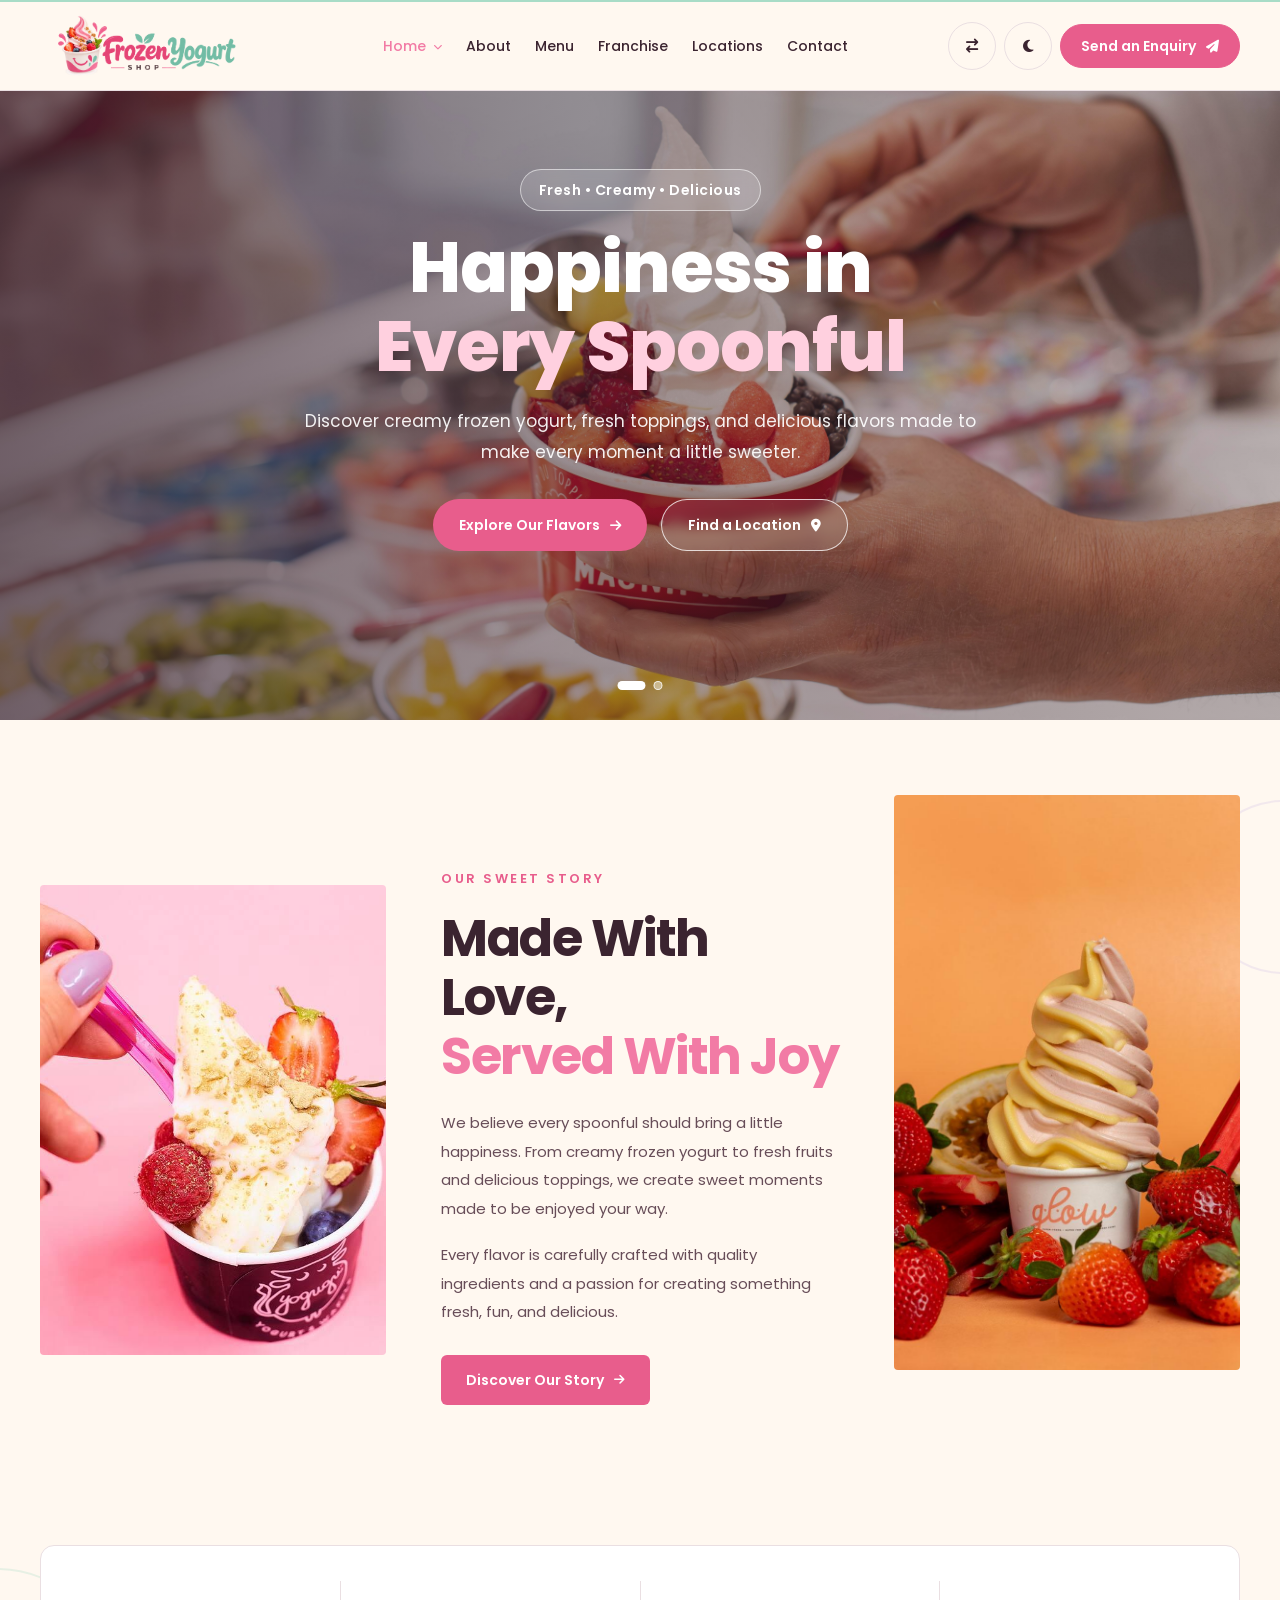
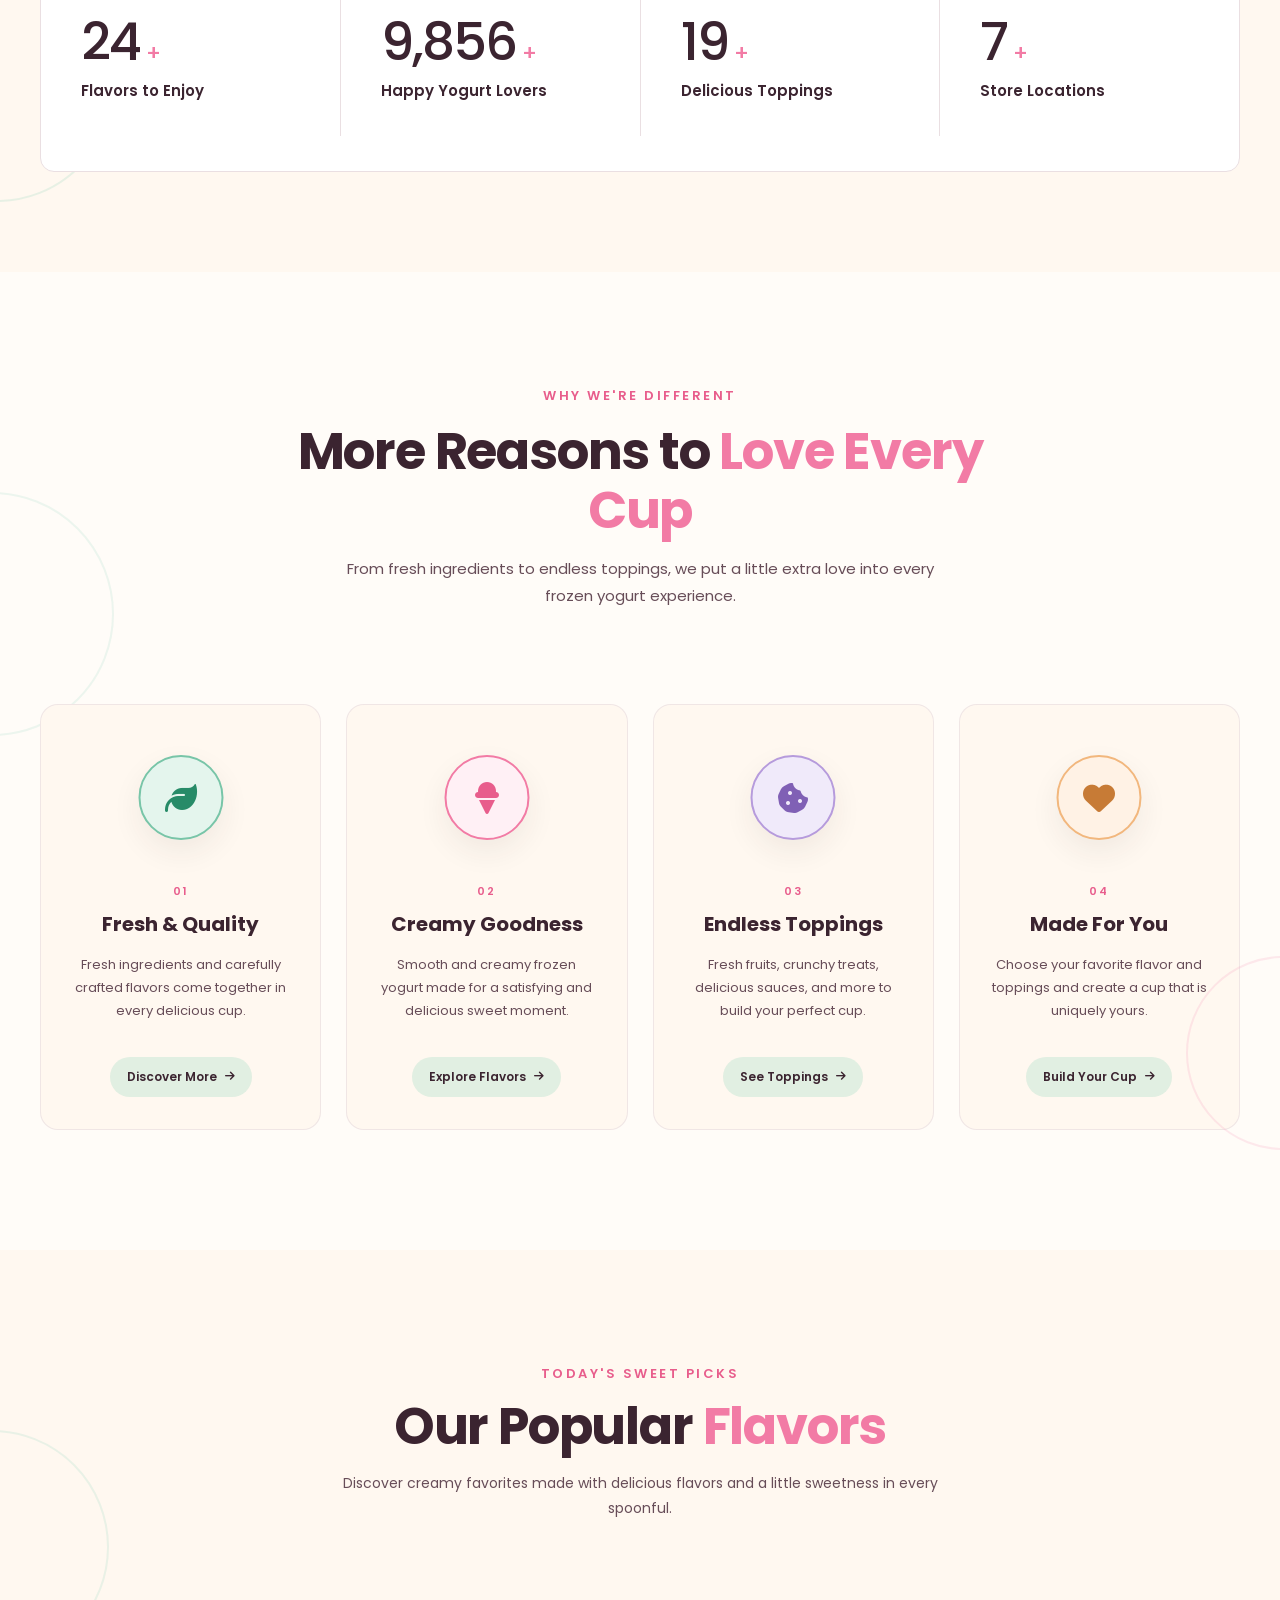
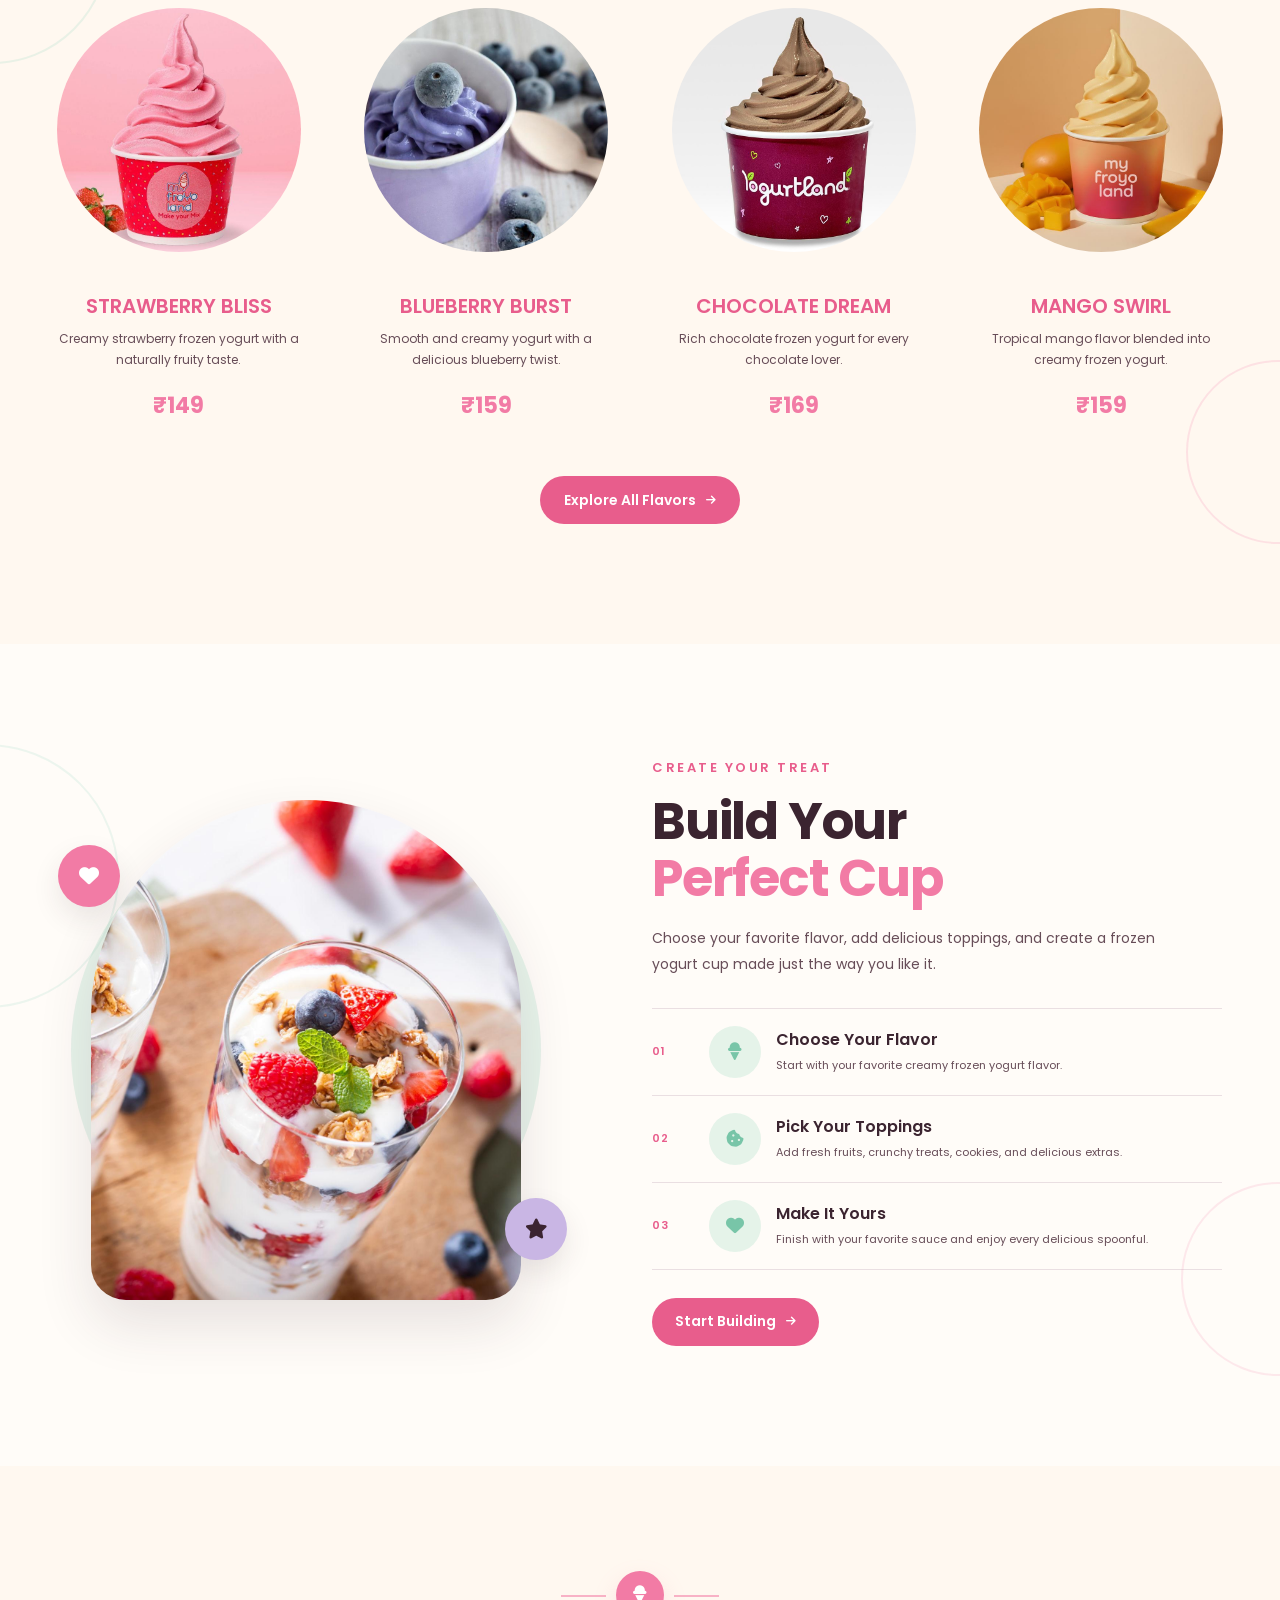
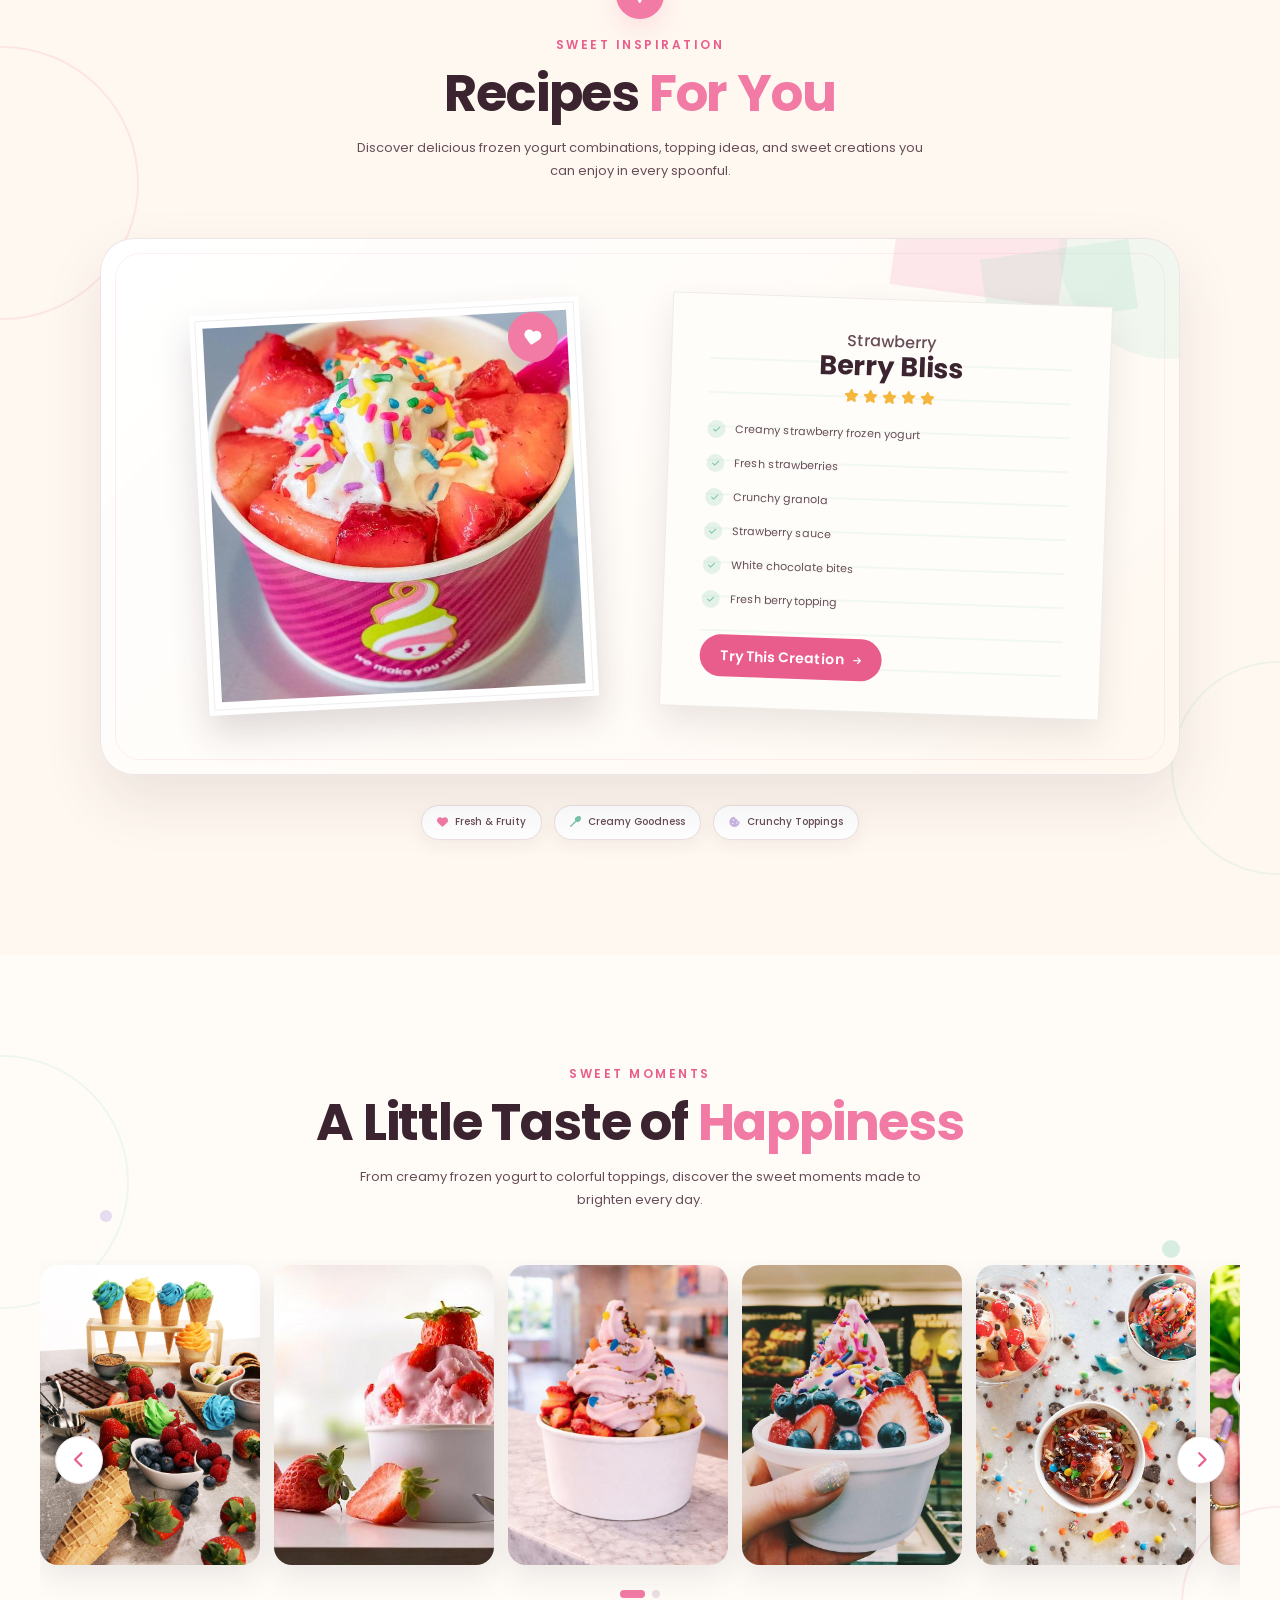
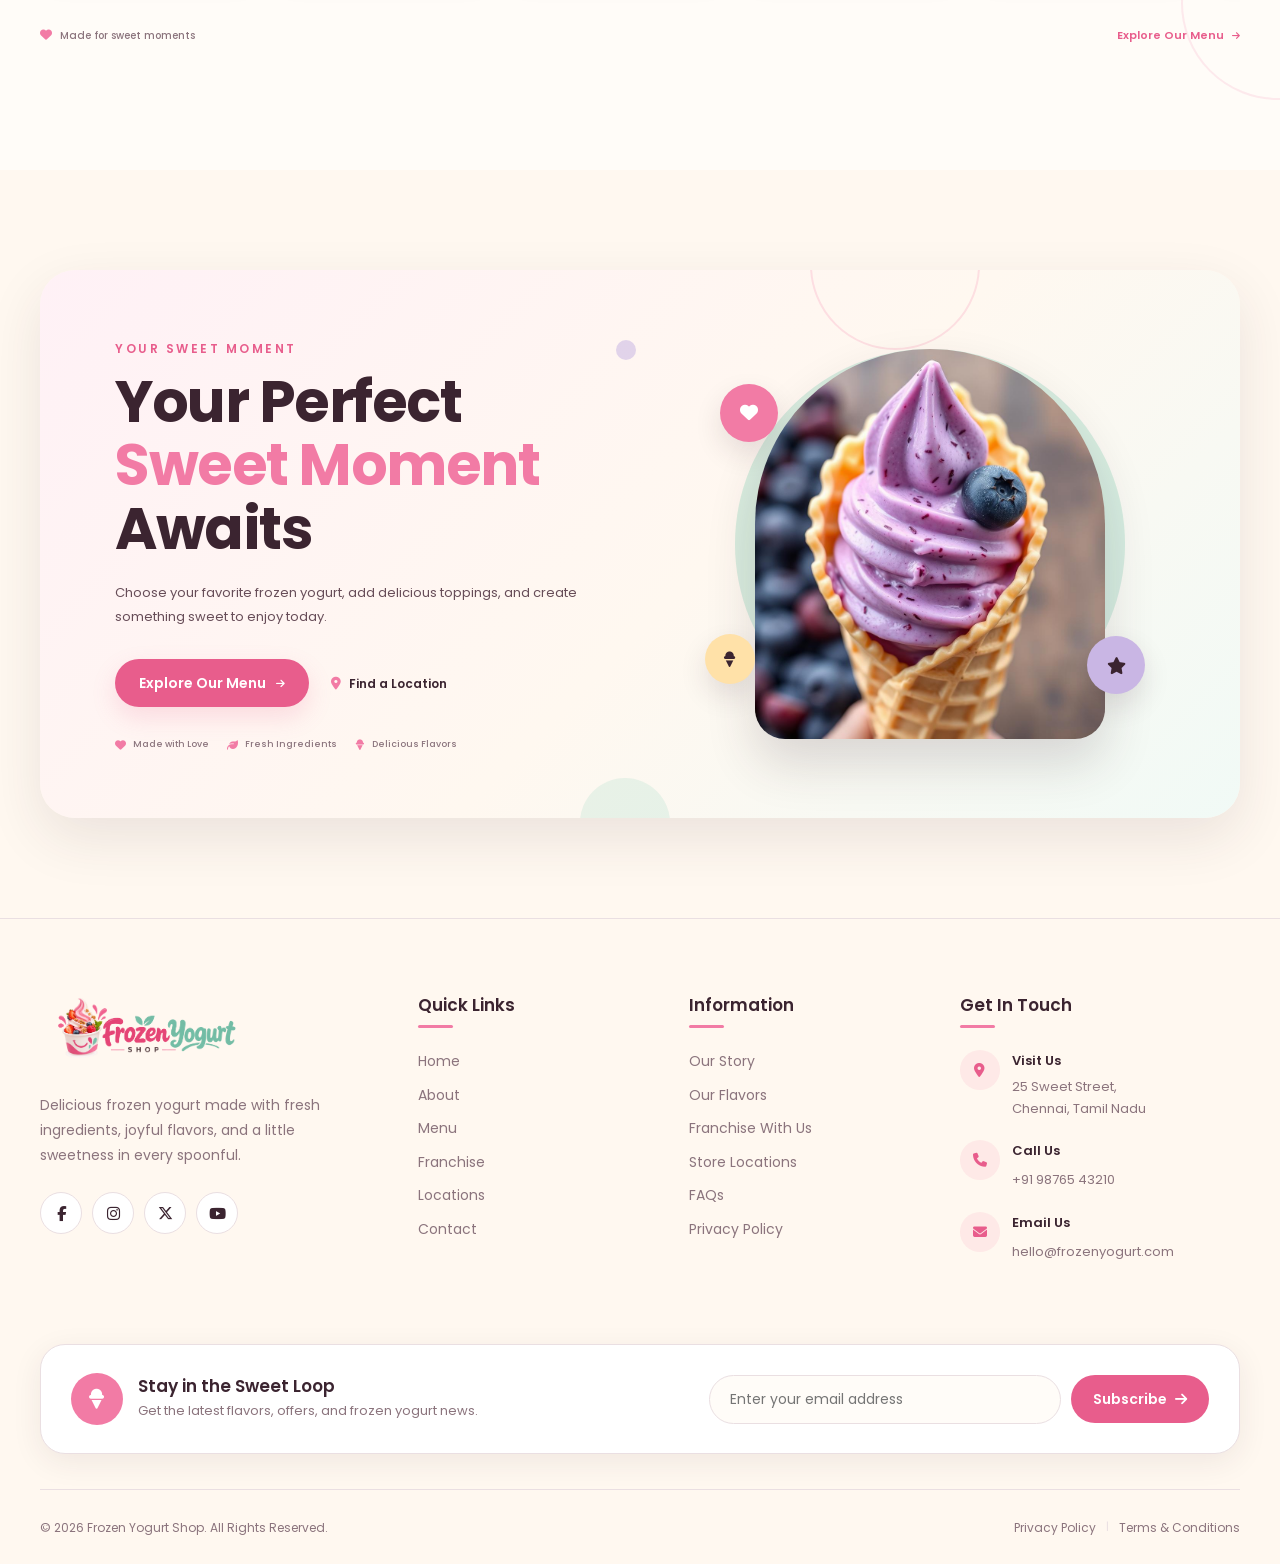
<file: home2.html>
<!DOCTYPE html>

<html lang="en">

<head>
  <meta charset="UTF-8">
  <meta name="viewport" content="width=device-width, initial-scale=1.0">
  <title>Froyo Bliss | Frozen Yogurt Shop</title>

  <!-- Favicon -->

  <link rel="icon" type="image/png" href="images/logo.png">

  <!-- Google Fonts -->

  <link rel="preconnect" href="https://fonts.googleapis.com">
  <link rel="preconnect" href="https://fonts.gstatic.com" crossorigin>
  <link href="https://fonts.googleapis.com/css2?family=Poppins:wght@300;400;500;600;700;800&display=swap" rel="stylesheet">

  <!-- Font Awesome -->

  <link rel="stylesheet" href="https://cdnjs.cloudflare.com/ajax/libs/font-awesome/6.7.2/css/all.min.css">

  <!-- CSS -->

  <link rel="stylesheet" href="css/style.css">
  <link rel="stylesheet" href="css/responsive.css">
</head>

<body>

<!-- =========================================================
     FROZEN YOGURT SHOP
     HEADER START
========================================================= -->

<header class="site-header" id="siteHeader">

    <div class="header-container">

        <!-- =================================================
             LOGO
        ================================================== -->

        <a
            href="index.html"
            class="site-logo"
            aria-label="Frozen Yogurt Shop Home"
        >

            <img
                src="images/logo.png"
                alt="Frozen Yogurt Shop Logo"
            >

        </a>


        <!-- =================================================
             MAIN NAVIGATION
        ================================================== -->

        <nav
            class="main-nav"
            id="mainNav"
            aria-label="Main Navigation"
        >

            <!-- =============================================
                 HOME DROPDOWN
            ============================================== -->

            <div class="nav-dropdown active">

                <button
                    type="button"
                    class="nav-dropdown-toggle"
                    aria-expanded="false"
                    aria-haspopup="true"
                >

                    <span>Home</span>

                    <i
                        class="fa-solid fa-chevron-down"
                        aria-hidden="true"
                    ></i>

                </button>


                <div class="nav-dropdown-menu">

                    <a href="index.html">
                        Home 1
                    </a>

                    <a href="home2.html"class="active">
                        Home 2
                    </a>

                </div>

            </div>


            <!-- =============================================
                 ABOUT
            ============================================== -->

            <a
                href="about.html"
                class="nav-link"
            >
                About
            </a>


            <!-- =============================================
                 MENU
            ============================================== -->

            <a
                href="menu.html"
                class="nav-link"
            >
                Menu
            </a>


            <!-- =============================================
                 FRANCHISE
            ============================================== -->

            <a
                href="franchise.html"
                class="nav-link"
            >
                Franchise
            </a>


            <!-- =============================================
                 LOCATIONS
            ============================================== -->

            <a
                href="locations.html"
                class="nav-link"
            >
                Locations
            </a>


            <!-- =============================================
                 CONTACT
            ============================================== -->

            <a
                href="contact.html"
                class="nav-link"
            >
                Contact
            </a>


            <!-- =============================================
                 HEADER CONTROLS
            ============================================== -->

            <div class="header-controls">

                <!-- =========================================
                     RTL BUTTON
                ========================================== -->

                <button
                    type="button"
                    class="header-control-btn rtl-toggle"
                    id="rtlToggle"
                    aria-label="Switch to RTL mode"
                    title="RTL Mode"
                >

                    <i
                        class="fa-solid fa-arrow-right-arrow-left"
                        aria-hidden="true"
                    ></i>

                </button>


                <!-- =========================================
                     DARK MODE BUTTON
                ========================================== -->

                <button
                    type="button"
                    class="header-control-btn dark-mode-toggle"
                    id="darkModeToggle"
                    aria-label="Enable dark mode"
                    title="Dark Mode"
                >

                    <i
                        class="fa-solid fa-moon"
                        aria-hidden="true"
                    ></i>

                </button>


                <!-- =========================================
                     LOGIN BUTTON
                ========================================== -->

                <!-- ENQUIRY BUTTON -->
<a href="enquiry.html" class="header-enquiry-btn">
    <span>Send an Enquiry</span>
    <i class="fa-solid fa-paper-plane"></i>
</a>

            </div>

        </nav>


        <!-- =================================================
             HAMBURGER BUTTON
        ================================================== -->

        <button
            type="button"
            class="menu-toggle"
            id="menuToggle"
            aria-label="Open navigation menu"
            aria-expanded="false"
            aria-controls="mainNav"
        >

            <i
                class="fa-solid fa-bars"
                aria-hidden="true"
            ></i>

        </button>

    </div>

</header>
<!-- =========================================================
     HOME 2 - HERO SLIDER
========================================================= -->

<section class="home2-hero" id="home2Hero">

    <div class="home2-hero-slider">

        <!-- =================================================
             SLIDE 01
        ================================================== -->

        <div
            class="home2-hero-slide active"
            style="background-image: url('images/home2-hero-1.jpg');"
        >

            <div class="home2-hero-overlay"></div>

            <div class="home2-hero-container">

                <div class="home2-hero-content">

                    <span class="home2-hero-label">
                        Fresh • Creamy • Delicious
                    </span>

                    <h1>
                        Happiness in
                        <span>Every Spoonful</span>
                    </h1>

                    <p>
                        Discover creamy frozen yogurt, fresh toppings,
                        and delicious flavors made to make every moment
                        a little sweeter.
                    </p>

                    <div class="home2-hero-buttons">

                        <a href="menu.html" class="home2-hero-btn">
                            Explore Our Flavors
                            <i class="fa-solid fa-arrow-right"></i>
                        </a>

                        <a href="locations.html" class="home2-hero-outline-btn">
                            Find a Location
                            <i class="fa-solid fa-location-dot"></i>
                        </a>

                    </div>

                </div>

            </div>

        </div>


        <!-- =================================================
             SLIDE 02
        ================================================== -->

        <div
            class="home2-hero-slide"
            style="background-image: url('images/home2-hero-2.jpg');"
        >

            <div class="home2-hero-overlay"></div>

            <div class="home2-hero-container">

                <div class="home2-hero-content">

                    <span class="home2-hero-label">
                        Pick • Top • Enjoy
                    </span>

                    <h1>
                        Create Your
                        <span>Perfect Cup</span>
                    </h1>

                    <p>
                        Choose your favorite frozen yogurt flavor,
                        add delicious toppings, and create a treat
                        that is completely yours.
                    </p>

                    <div class="home2-hero-buttons">

                        <a href="menu.html" class="home2-hero-btn">
                            Explore Our Menu
                            <i class="fa-solid fa-arrow-right"></i>
                        </a>

                        <a href="about.html" class="home2-hero-outline-btn">
                            Discover Our Story
                            <i class="fa-solid fa-heart"></i>
                        </a>

                    </div>

                </div>

            </div>

        </div>

    </div>


    <!-- =================================================
         SLIDER DOTS
    ================================================== -->

    <div class="home2-hero-dots">

        <button
            type="button"
            class="home2-hero-dot active"
            data-slide="0"
            aria-label="Go to slide 1"
        ></button>

        <button
            type="button"
            class="home2-hero-dot"
            data-slide="1"
            aria-label="Go to slide 2"
        ></button>

    </div>

</section>
<!-- =========================================================
     HOME 2 - OUR STORY + STATS
========================================================= -->

<section class="home2-story" id="home2Story">

    <div class="home2-story-container">

        <!-- =================================================
             LEFT IMAGE
        ================================================== -->

        <div class="home2-story-image home2-story-image-left">

            <div class="home2-story-image-shape"></div>

            <img
                src="images/home2-story-1.jpg"
                alt="Fresh frozen yogurt with delicious toppings"
            >

        </div>


        <!-- =================================================
             CENTER CONTENT
        ================================================== -->

        <div class="home2-story-content">

            <span class="home2-story-label">
                OUR SWEET STORY
            </span>

            <h2>
                Made With Love,
                <span>Served With Joy</span>
            </h2>

            <p>
                We believe every spoonful should bring a little
                happiness. From creamy frozen yogurt to fresh
                fruits and delicious toppings, we create sweet
                moments made to be enjoyed your way.
            </p>

            <p>
                Every flavor is carefully crafted with quality
                ingredients and a passion for creating something
                fresh, fun, and delicious.
            </p>

            <a href="about.html" class="home2-story-btn">
                Discover Our Story
                <i class="fa-solid fa-arrow-right"></i>
            </a>

        </div>


        <!-- =================================================
             RIGHT IMAGE
        ================================================== -->

        <div class="home2-story-image home2-story-image-right">

            <div class="home2-story-image-shape"></div>

            <img
                src="images/home2-story-2.jpg"
                alt="Colorful frozen yogurt dessert"
            >

        </div>


        <!-- =================================================
             STATS
        ================================================== -->

        <div class="home2-story-stats">

            <!-- STAT 01 -->

            <div class="home2-story-stat">

                <div class="home2-story-stat-number">
                    <span class="counter" data-target="25">0</span>
                    <span class="counter-plus">+</span>
                </div>

                <h3>Flavors to Enjoy</h3>

            </div>


            <!-- STAT 02 -->

            <div class="home2-story-stat">

                <div class="home2-story-stat-number">
                    <span class="counter" data-target="10000">0</span>
                    <span class="counter-plus">+</span>
                </div>

                <h3>Happy Yogurt Lovers</h3>

            </div>


            <!-- STAT 03 -->

            <div class="home2-story-stat">

                <div class="home2-story-stat-number">
                    <span class="counter" data-target="20">0</span>
                    <span class="counter-plus">+</span>
                </div>

                <h3>Delicious Toppings</h3>

            </div>


            <!-- STAT 04 -->

            <div class="home2-story-stat">

                <div class="home2-story-stat-number">
                    <span class="counter" data-target="8">0</span>
                    <span class="counter-plus">+</span>
                </div>

                <h3>Store Locations</h3>

            </div>

        </div>

    </div>

</section>
<! =========================================================
   HOME 2 - WHY WE'RE DIFFERENT
========================================================= !>

<section class="home2-different" id="home2Different">

    <div class="home2-different-container">

        <!-- =================================================
             SECTION HEADING
        ================================================== -->

        <div class="home2-different-heading">

            <span class="home2-different-label">
                WHY WE'RE DIFFERENT
            </span>

            <h2>
                More Reasons to
                <span>Love Every Cup</span>
            </h2>

            <p>
                From fresh ingredients to endless toppings,
                we put a little extra love into every frozen
                yogurt experience.
            </p>

        </div>


        <!-- =================================================
             FEATURE CARDS
        ================================================== -->

        <div class="home2-different-grid">


            <!-- =================================================
                 CARD 01
            ================================================== -->

            <article class="home2-different-card">

                <div class="home2-different-icon">

                    <i
                        class="fa-solid fa-leaf"
                        aria-hidden="true"
                    ></i>

                </div>

                <div class="home2-different-content">

                    <span class="home2-different-number">
                        01
                    </span>

                    <h3>
                        Fresh &amp; Quality
                    </h3>

                    <p>
                        Fresh ingredients and carefully crafted
                        flavors come together in every delicious cup.
                    </p>

                    <a
                        href="about.html"
                        class="home2-different-link"
                    >
                        Discover More
                        <i
                            class="fa-solid fa-arrow-right"
                            aria-hidden="true"
                        ></i>
                    </a>

                </div>

            </article>


            <!-- =================================================
                 CARD 02
            ================================================== -->

            <article class="home2-different-card">

                <div class="home2-different-icon">

                    <i
                        class="fa-solid fa-ice-cream"
                        aria-hidden="true"
                    ></i>

                </div>

                <div class="home2-different-content">

                    <span class="home2-different-number">
                        02
                    </span>

                    <h3>
                        Creamy Goodness
                    </h3>

                    <p>
                        Smooth and creamy frozen yogurt made
                        for a satisfying and delicious sweet moment.
                    </p>

                    <a
                        href="menu.html"
                        class="home2-different-link"
                    >
                        Explore Flavors
                        <i
                            class="fa-solid fa-arrow-right"
                            aria-hidden="true"
                        ></i>
                    </a>

                </div>

            </article>


            <!-- =================================================
                 CARD 03
            ================================================== -->

            <article class="home2-different-card">

                <div class="home2-different-icon">

                    <i
                        class="fa-solid fa-cookie-bite"
                        aria-hidden="true"
                    ></i>

                </div>

                <div class="home2-different-content">

                    <span class="home2-different-number">
                        03
                    </span>

                    <h3>
                        Endless Toppings
                    </h3>

                    <p>
                        Fresh fruits, crunchy treats, delicious
                        sauces, and more to build your perfect cup.
                    </p>

                    <a
                        href="menu.html"
                        class="home2-different-link"
                    >
                        See Toppings
                        <i
                            class="fa-solid fa-arrow-right"
                            aria-hidden="true"
                        ></i>
                    </a>

                </div>

            </article>


            <!-- =================================================
                 CARD 04
            ================================================== -->

            <article class="home2-different-card">

                <div class="home2-different-icon">

                    <i
                        class="fa-solid fa-heart"
                        aria-hidden="true"
                    ></i>

                </div>

                <div class="home2-different-content">

                    <span class="home2-different-number">
                        04
                    </span>

                    <h3>
                        Made For You
                    </h3>

                    <p>
                        Choose your favorite flavor and toppings
                        and create a cup that is uniquely yours.
                    </p>

                    <a
                        href="menu.html"
                        class="home2-different-link"
                    >
                        Build Your Cup
                        <i
                            class="fa-solid fa-arrow-right"
                            aria-hidden="true"
                        ></i>
                    </a>

                </div>

            </article>


        </div>

    </div>

</section>
<!-- =========================================================
     HOME 2 - POPULAR FLAVORS
========================================================= -->

<section class="home2-popular" id="home2Popular">

    <div class="home2-popular-container">

        <!-- =================================================
             SECTION HEADING
        ================================================== -->

        <div class="home2-popular-heading">

            <span class="home2-popular-label">
                TODAY'S SWEET PICKS
            </span>

            <h2>
                Our Popular
                <span>Flavors</span>
            </h2>

            <p>
                Discover creamy favorites made with delicious
                flavors and a little sweetness in every spoonful.
            </p>

        </div>


        <!-- =================================================
             FLAVOR GRID
        ================================================== -->

        <div class="home2-popular-grid">


            <!-- =================================================
                 FLAVOR 01 - STRAWBERRY
            ================================================== -->

            <article class="home2-popular-card">

                <div class="home2-popular-image">

                    <div class="home2-popular-image-circle"></div>

                    <img
                        src="images/flavor-strawberry.jpg"
                        alt="Strawberry Bliss frozen yogurt"
                    >

                </div>

                <div class="home2-popular-content">

                    <h3>
                        Strawberry Bliss
                    </h3>

                    <p>
                        Creamy strawberry frozen yogurt
                        with a naturally fruity taste.
                    </p>

                    <span class="home2-popular-price">
                        ₹149
                    </span>

                </div>

            </article>


            <!-- =================================================
                 FLAVOR 02 - BLUEBERRY
            ================================================== -->

            <article class="home2-popular-card">

                <div class="home2-popular-image">

                    <div class="home2-popular-image-circle"></div>

                    <img
                        src="images/flavor-blueberry.jpg"
                        alt="Blueberry Burst frozen yogurt"
                    >

                </div>

                <div class="home2-popular-content">

                    <h3>
                        Blueberry Burst
                    </h3>

                    <p>
                        Smooth and creamy yogurt with
                        a delicious blueberry twist.
                    </p>

                    <span class="home2-popular-price">
                        ₹159
                    </span>

                </div>

            </article>


            <!-- =================================================
                 FLAVOR 03 - CHOCOLATE
            ================================================== -->

            <article class="home2-popular-card">

                <div class="home2-popular-image">

                    <div class="home2-popular-image-circle"></div>

                    <img
                        src="images/flavor-chocolate.jpg"
                        alt="Chocolate Dream frozen yogurt"
                    >

                </div>

                <div class="home2-popular-content">

                    <h3>
                        Chocolate Dream
                    </h3>

                    <p>
                        Rich chocolate frozen yogurt
                        for every chocolate lover.
                    </p>

                    <span class="home2-popular-price">
                        ₹169
                    </span>

                </div>

            </article>


            <!-- =================================================
                 FLAVOR 04 - MANGO
            ================================================== -->

            <article class="home2-popular-card">

                <div class="home2-popular-image">

                    <div class="home2-popular-image-circle"></div>

                    <img
                        src="images/flavor-mango.jpg"
                        alt="Mango Swirl frozen yogurt"
                    >

                </div>

                <div class="home2-popular-content">

                    <h3>
                        Mango Swirl
                    </h3>

                    <p>
                        Tropical mango flavor blended
                        into creamy frozen yogurt.
                    </p>

                    <span class="home2-popular-price">
                        ₹159
                    </span>

                </div>

            </article>


        </div>


        <!-- =================================================
             VIEW MENU BUTTON
        ================================================== -->

        <div class="home2-popular-footer">

            <a
                href="menu.html"
                class="home2-popular-btn"
            >
                Explore All Flavors
                <i
                    class="fa-solid fa-arrow-right"
                    aria-hidden="true"
                ></i>
            </a>

        </div>

    </div>

</section>
<!-- =========================================================
     HOME 2 - BUILD YOUR PERFECT CUP
========================================================= -->

<section class="home2-build" id="home2Build">

    <div class="home2-build-container">

        <!-- =================================================
             IMAGE SIDE
        ================================================== -->

        <div class="home2-build-image-area">

            <div class="home2-build-image-circle"></div>

            <div class="home2-build-image">

                <img
                    src="images/build-your-cup.jpg"
                    alt="Frozen yogurt cup with fresh toppings"
                >

            </div>

            <!-- Decorative floating shapes -->

            <span class="home2-build-decoration home2-build-decoration-one">
                <i class="fa-solid fa-heart" aria-hidden="true"></i>
            </span>

            <span class="home2-build-decoration home2-build-decoration-two">
                <i class="fa-solid fa-star" aria-hidden="true"></i>
            </span>

        </div>


        <!-- =================================================
             CONTENT SIDE
        ================================================== -->

        <div class="home2-build-content">

            <span class="home2-build-label">
                CREATE YOUR TREAT
            </span>

            <h2>
                Build Your
                <span>Perfect Cup</span>
            </h2>

            <p class="home2-build-intro">
                Choose your favorite flavor, add delicious
                toppings, and create a frozen yogurt cup
                made just the way you like it.
            </p>


            <!-- =================================================
                 STEP 01
            ================================================== -->

            <div class="home2-build-step">

                <div class="home2-build-step-number">
                    01
                </div>

                <div class="home2-build-step-icon">

                    <i
                        class="fa-solid fa-ice-cream"
                        aria-hidden="true"
                    ></i>

                </div>

                <div class="home2-build-step-content">

                    <h3>
                        Choose Your Flavor
                    </h3>

                    <p>
                        Start with your favorite creamy
                        frozen yogurt flavor.
                    </p>

                </div>

            </div>


            <!-- =================================================
                 STEP 02
            ================================================== -->

            <div class="home2-build-step">

                <div class="home2-build-step-number">
                    02
                </div>

                <div class="home2-build-step-icon">

                    <i
                        class="fa-solid fa-cookie-bite"
                        aria-hidden="true"
                    ></i>

                </div>

                <div class="home2-build-step-content">

                    <h3>
                        Pick Your Toppings
                    </h3>

                    <p>
                        Add fresh fruits, crunchy treats,
                        cookies, and delicious extras.
                    </p>

                </div>

            </div>


            <!-- =================================================
                 STEP 03
            ================================================== -->

            <div class="home2-build-step">

                <div class="home2-build-step-number">
                    03
                </div>

                <div class="home2-build-step-icon">

                    <i
                        class="fa-solid fa-heart"
                        aria-hidden="true"
                    ></i>

                </div>

                <div class="home2-build-step-content">

                    <h3>
                        Make It Yours
                    </h3>

                    <p>
                        Finish with your favorite sauce
                        and enjoy every delicious spoonful.
                    </p>

                </div>

            </div>


            <!-- =================================================
                 CTA
            ================================================== -->

            <div class="home2-build-action">

                <a
                    href="menu.html"
                    class="home2-build-btn"
                >
                    Start Building
                    <i
                        class="fa-solid fa-arrow-right"
                        aria-hidden="true"
                    ></i>
                </a>

            </div>

        </div>

    </div>

</section>
<!-- =========================================================
     HOME 2 - SWEET RECIPES FOR YOU
========================================================= -->

<section class="home2-recipes" id="home2Recipes">

    <div class="home2-recipes-container">

        <!-- SECTION HEADING -->
        <div class="home2-recipes-heading">

            <div class="home2-recipes-heading-icon">
                <i class="fa-solid fa-ice-cream" aria-hidden="true"></i>
            </div>

            <span class="home2-recipes-label">
                SWEET INSPIRATION
            </span>

            <h2>
                Recipes <span>For You</span>
            </h2>

            <p>
                Discover delicious frozen yogurt combinations,
                topping ideas, and sweet creations you can enjoy
                in every spoonful.
            </p>

        </div>


        <!-- RECIPE BOARD -->
        <div class="home2-recipes-board">

            <!-- DECORATIVE FABRIC -->
            <span class="home2-recipes-fabric home2-recipes-fabric-one"></span>
            <span class="home2-recipes-fabric home2-recipes-fabric-two"></span>


            <!-- LEFT RECIPE IMAGE -->
            <div class="home2-recipes-photo">

                <div class="home2-recipes-photo-frame">

                    <img
                        src="images/recipe-strawberry-yogurt.jpg"
                        alt="Strawberry frozen yogurt with fresh berries"
                    >

                </div>

                <span class="home2-recipes-photo-pin">
                    <i class="fa-solid fa-heart" aria-hidden="true"></i>
                </span>

            </div>


            <!-- RIGHT RECIPE NOTE -->
            <div class="home2-recipes-note">

                <div class="home2-recipes-note-lines">

                    <div class="home2-recipes-note-title">
                        <span>Strawberry</span>
                        <strong>Berry Bliss</strong>
                    </div>


                    <!-- RATING -->
                    <div class="home2-recipes-rating">
                        <i class="fa-solid fa-star"></i>
                        <i class="fa-solid fa-star"></i>
                        <i class="fa-solid fa-star"></i>
                        <i class="fa-solid fa-star"></i>
                        <i class="fa-solid fa-star"></i>
                    </div>


                    <!-- INGREDIENTS -->
                    <ul class="home2-recipes-list">

                        <li>
                            <i class="fa-solid fa-check"></i>
                            Creamy strawberry frozen yogurt
                        </li>

                        <li>
                            <i class="fa-solid fa-check"></i>
                            Fresh strawberries
                        </li>

                        <li>
                            <i class="fa-solid fa-check"></i>
                            Crunchy granola
                        </li>

                        <li>
                            <i class="fa-solid fa-check"></i>
                            Strawberry sauce
                        </li>

                        <li>
                            <i class="fa-solid fa-check"></i>
                            White chocolate bites
                        </li>

                        <li>
                            <i class="fa-solid fa-check"></i>
                            Fresh berry topping
                        </li>

                    </ul>


                    <!-- RECIPE BUTTON -->
                    <a href="menu.html" class="home2-recipes-btn">
                        Try This Creation
                        <i class="fa-solid fa-arrow-right"></i>
                    </a>

                </div>

            </div>

        </div>


        <!-- SMALL RECIPE TAGS -->
        <div class="home2-recipes-tags">

            <span>
                <i class="fa-solid fa-heart"></i>
                Fresh &amp; Fruity
            </span>

            <span>
                <i class="fa-solid fa-spoon"></i>
                Creamy Goodness
            </span>

            <span>
                <i class="fa-solid fa-cookie-bite"></i>
                Crunchy Toppings
            </span>

        </div>

    </div>

</section>
<!-- =========================================================
     HOME 2 - SWEET MOMENTS GALLERY
========================================================= -->

<section class="home2-sweet-gallery" id="home2SweetGallery">

    <div class="home2-sweet-gallery-container">

        <!-- =================================================
             SECTION HEADING
        ================================================== -->

        <div class="home2-sweet-gallery-heading">

            <span class="home2-sweet-gallery-label">
                SWEET MOMENTS
            </span>

            <h2>
                A Little Taste of <span>Happiness</span>
            </h2>

            <p>
                From creamy frozen yogurt to colorful toppings,
                discover the sweet moments made to brighten every day.
            </p>

        </div>


        <!-- =================================================
             GALLERY SLIDER
        ================================================== -->

        <div class="home2-sweet-gallery-slider">

            <div
                class="home2-sweet-gallery-track"
                id="home2SweetGalleryTrack"
            >


                <!-- =========================================
                     IMAGE 01
                ========================================== -->

                <div class="home2-sweet-gallery-item">

                    <img
                        src="images/gallery-1.jpg"
                        alt="Colorful frozen yogurt cones"
                    >

                    <div class="home2-sweet-gallery-overlay">
                        <span>Sweet Cones</span>
                    </div>

                </div>


                <!-- =========================================
                     IMAGE 02
                ========================================== -->

                <div class="home2-sweet-gallery-item">

                    <img
                        src="images/gallery-2.jpg"
                        alt="Strawberry frozen yogurt with fresh berries"
                    >

                    <div class="home2-sweet-gallery-overlay">
                        <span>Berry Bliss</span>
                    </div>

                </div>


                <!-- =========================================
                     IMAGE 03
                ========================================== -->

                <div class="home2-sweet-gallery-item">

                    <img
                        src="images/gallery-3.jpg"
                        alt="Frozen yogurt with colorful toppings"
                    >

                    <div class="home2-sweet-gallery-overlay">
                        <span>Fun Toppings</span>
                    </div>

                </div>


                <!-- =========================================
                     IMAGE 04
                ========================================== -->

                <div class="home2-sweet-gallery-item">

                    <img
                        src="images/gallery-4.jpg"
                        alt="Pink frozen yogurt with fresh fruit"
                    >

                    <div class="home2-sweet-gallery-overlay">
                        <span>Fresh &amp; Fruity</span>
                    </div>

                </div>


                <!-- =========================================
                     IMAGE 05
                ========================================== -->

                <div class="home2-sweet-gallery-item">

                    <img
                        src="images/gallery-5.jpg"
                        alt="Colorful frozen yogurt cup with sprinkles"
                    >

                    <div class="home2-sweet-gallery-overlay">
                        <span>Colorful Joy</span>
                    </div>

                </div>


                <!-- =========================================
                     IMAGE 06
                ========================================== -->

                <div class="home2-sweet-gallery-item">

                    <img
                        src="images/gallery-6.jpg"
                        alt="Fresh strawberry frozen yogurt cup"
                    >

                    <div class="home2-sweet-gallery-overlay">
                        <span>Strawberry Love</span>
                    </div>

                </div>


                <!-- =========================================
                     IMAGE 07
                ========================================== -->

                <div class="home2-sweet-gallery-item">

                    <img
                        src="images/gallery-7.jpg"
                        alt="Chocolate frozen yogurt with toppings"
                    >

                    <div class="home2-sweet-gallery-overlay">
                        <span>Chocolate Dream</span>
                    </div>

                </div>


                <!-- =========================================
                     IMAGE 08
                ========================================== -->

                <div class="home2-sweet-gallery-item">

                    <img
                        src="images/gallery-8.jpg"
                        alt="Mango frozen yogurt with fresh fruit"
                    >

                    <div class="home2-sweet-gallery-overlay">
                        <span>Mango Swirl</span>
                    </div>

                </div>


                <!-- =========================================
                     IMAGE 09
                ========================================== -->

                <div class="home2-sweet-gallery-item">

                    <img
                        src="images/gallery-9.jpg"
                        alt="Blueberry frozen yogurt bowl"
                    >

                    <div class="home2-sweet-gallery-overlay">
                        <span>Blueberry Burst</span>
                    </div>

                </div>


                <!-- =========================================
                     IMAGE 10
                ========================================== -->

                <div class="home2-sweet-gallery-item">

                    <img
                        src="images/gallery-10.jpg"
                        alt="Cookies and cream frozen yogurt"
                    >

                    <div class="home2-sweet-gallery-overlay">
                        <span>Cookies &amp; Cream</span>
                    </div>

                </div>


                <!-- =========================================
                     IMAGE 11
                ========================================== -->

                <div class="home2-sweet-gallery-item">

                    <img
                        src="images/gallery-11.jpg"
                        alt="Matcha mint frozen yogurt"
                    >

                    <div class="home2-sweet-gallery-overlay">
                        <span>Matcha Mint</span>
                    </div>

                </div>


                <!-- =========================================
                     IMAGE 12
                ========================================== -->

                <div class="home2-sweet-gallery-item">

                    <img
                        src="images/gallery-12.jpg"
                        alt="Frozen yogurt topped with colorful treats"
                    >

                    <div class="home2-sweet-gallery-overlay">
                        <span>Sweet Celebration</span>
                    </div>

                </div>
                

            </div>
            <!-- LEFT ARROW -->
<button type="button"
        class="home2-sweet-gallery-arrow home2-sweet-gallery-prev"
        id="home2SweetGalleryPrev"
        aria-label="Previous gallery images">

    <i class="fa-solid fa-chevron-left"></i>

</button>


<!-- RIGHT ARROW -->
<button type="button"
        class="home2-sweet-gallery-arrow home2-sweet-gallery-next"
        id="home2SweetGalleryNext"
        aria-label="Next gallery images">

    <i class="fa-solid fa-chevron-right"></i>

</button>


           

        <!-- =================================================
             SLIDER DOTS
        ================================================== -->

        <div
            class="home2-sweet-gallery-dots"
            id="home2SweetGalleryDots"
        >

            <button
                type="button"
                class="home2-sweet-gallery-dot active"
                data-slide="0"
                aria-label="Gallery slide 1"
            ></button>

            <button
                type="button"
                class="home2-sweet-gallery-dot"
                data-slide="1"
                aria-label="Gallery slide 2"
            ></button>

            

        </div>


        <!-- =================================================
             GALLERY FOOTER
        ================================================== -->

        <div class="home2-sweet-gallery-footer">

            <span>
                <i
                    class="fa-solid fa-heart"
                    aria-hidden="true"
                ></i>

                Made for sweet moments
            </span>

            <a href="menu.html">

                Explore Our Menu

                <i
                    class="fa-solid fa-arrow-right"
                    aria-hidden="true"
                ></i>

            </a>

        </div>

    </div>

</section>
<!-- =========================================================
     HOME 2 - FINAL SWEET CTA
========================================================= -->

<section class="home2-final-cta" id="home2FinalCta">

    <div class="home2-final-cta-container">

        <!-- =================================================
             LEFT CONTENT
        ================================================== -->

        <div class="home2-final-cta-content">

            <span class="home2-final-cta-label">
                YOUR SWEET MOMENT
            </span>

            <h2>
                Your Perfect
                <span>Sweet Moment</span>
                Awaits
            </h2>

            <p>
                Choose your favorite frozen yogurt,
                add delicious toppings, and create
                something sweet to enjoy today.
            </p>


            <!-- CTA BUTTONS -->

            <div class="home2-final-cta-buttons">

                <a
                    href="menu.html"
                    class="home2-final-cta-btn"
                >
                    Explore Our Menu

                    <i
                        class="fa-solid fa-arrow-right"
                        aria-hidden="true"
                    ></i>
                </a>


                <a
                    href="locations.html"
                    class="home2-final-cta-link"
                >
                    <i
                        class="fa-solid fa-location-dot"
                        aria-hidden="true"
                    ></i>

                    Find a Location
                </a>

            </div>


            <!-- SMALL FEATURES -->

            <div class="home2-final-cta-features">

                <span>
                    <i
                        class="fa-solid fa-heart"
                        aria-hidden="true"
                    ></i>

                    Made with Love
                </span>

                <span>
                    <i
                        class="fa-solid fa-leaf"
                        aria-hidden="true"
                    ></i>

                    Fresh Ingredients
                </span>

                <span>
                    <i
                        class="fa-solid fa-ice-cream"
                        aria-hidden="true"
                    ></i>

                    Delicious Flavors
                </span>

            </div>

        </div>


        <!-- =================================================
             RIGHT IMAGE
        ================================================== -->

        <div class="home2-final-cta-image-area">

            <!-- BACKGROUND CIRCLE -->

            <div class="home2-final-cta-circle"></div>


            <!-- IMAGE -->

            <div class="home2-final-cta-image">

                <img
                    src="images/home2-final-cta-yogurt.jpg"
                    alt="Delicious frozen yogurt with fresh fruits and toppings"
                >

            </div>


            <!-- FLOATING HEART -->

            <span
                class="home2-final-cta-decoration home2-final-cta-decoration-one"
            >
                <i
                    class="fa-solid fa-heart"
                    aria-hidden="true"
                ></i>
            </span>


            <!-- FLOATING STAR -->

            <span
                class="home2-final-cta-decoration home2-final-cta-decoration-two"
            >
                <i
                    class="fa-solid fa-star"
                    aria-hidden="true"
                ></i>
            </span>


            <!-- FLOATING YOGURT ICON -->

            <span
                class="home2-final-cta-decoration home2-final-cta-decoration-three"
            >
                <i
                    class="fa-solid fa-ice-cream"
                    aria-hidden="true"
                ></i>
            </span>

        </div>


        <!-- =================================================
             DECORATIVE SHAPES
        ================================================== -->

        <span class="home2-final-cta-shape home2-final-cta-shape-one"></span>

        <span class="home2-final-cta-shape home2-final-cta-shape-two"></span>

        <span class="home2-final-cta-shape home2-final-cta-shape-three"></span>

    </div>

</section>
<!-- =========================================================
     FOOTER
========================================================= -->

<footer class="site-footer" id="siteFooter">

    <div class="footer-container">

        <!-- =================================================
             FOOTER TOP
        ================================================== -->

        <div class="footer-top">


            <!-- BRAND -->
            <div class="footer-column footer-brand">

                <a href="index.html" class="footer-logo">
                    <img
                        src="images/logo.png"
                        alt="Frozen Yogurt Shop Logo"
                    >
                </a>

                <p class="footer-description">
                    Delicious frozen yogurt made with fresh
                    ingredients, joyful flavors, and a little
                    sweetness in every spoonful.
                </p>

                <!-- SOCIAL LINKS -->

                <div class="footer-social">

                    <a
                        href="#"
                        aria-label="Facebook"
                        title="Facebook"
                    >
                        <i class="fa-brands fa-facebook-f"></i>
                    </a>

                    <a
                        href="#"
                        aria-label="Instagram"
                        title="Instagram"
                    >
                        <i class="fa-brands fa-instagram"></i>
                    </a>

                    <a
                        href="#"
                        aria-label="Twitter"
                        title="Twitter"
                    >
                        <i class="fa-brands fa-x-twitter"></i>
                    </a>

                    <a
                        href="#"
                        aria-label="YouTube"
                        title="YouTube"
                    >
                        <i class="fa-brands fa-youtube"></i>
                    </a>

                </div>

            </div>


            <!-- QUICK LINKS -->

            <div class="footer-column">

                <h3 class="footer-title">
                    Quick Links
                </h3>

                <ul class="footer-links">

                    <li>
                        <a href="index.html">
                            Home
                        </a>
                    </li>

                    <li>
                        <a href="about.html">
                            About
                        </a>
                    </li>

                    <li>
                        <a href="menu.html">
                            Menu
                        </a>
                    </li>

                    <li>
                        <a href="franchise.html">
                            Franchise
                        </a>
                    </li>

                    <li>
                        <a href="locations.html">
                            Locations
                        </a>
                    </li>

                    <li>
                        <a href="contact.html">
                            Contact
                        </a>
                    </li>

                </ul>

            </div>


            <!-- INFORMATION -->

            <div class="footer-column">

                <h3 class="footer-title">
                    Information
                </h3>

                <ul class="footer-links">

                    <li>
                        <a href="#">
                            Our Story
                        </a>
                    </li>

                    <li>
                        <a href="#">
                            Our Flavors
                        </a>
                    </li>

                    <li>
                        <a href="#">
                            Franchise With Us
                        </a>
                    </li>

                    <li>
                        <a href="#">
                            Store Locations
                        </a>
                    </li>

                    <li>
                        <a href="#">
                            FAQs
                        </a>
                    </li>

                    <li>
                        <a href="#">
                            Privacy Policy
                        </a>
                    </li>

                </ul>

            </div>


            <!-- CONTACT -->

            <div class="footer-column footer-contact">

                <h3 class="footer-title">
                    Get In Touch
                </h3>


                <div class="footer-contact-item">

                    <span class="footer-contact-icon">
                        <i class="fa-solid fa-location-dot"></i>
                    </span>

                    <div>
                        <strong>Visit Us</strong>

                        <p>
                            25 Sweet Street,<br>
                            Chennai, Tamil Nadu
                        </p>
                    </div>

                </div>


                <div class="footer-contact-item">

                    <span class="footer-contact-icon">
                        <i class="fa-solid fa-phone"></i>
                    </span>

                    <div>
                        <strong>Call Us</strong>

                        <a href="tel:+919876543210">
                            +91 98765 43210
                        </a>
                    </div>

                </div>


                <div class="footer-contact-item">

                    <span class="footer-contact-icon">
                        <i class="fa-solid fa-envelope"></i>
                    </span>

                    <div>
                        <strong>Email Us</strong>

                        <a href="mailto:hello@frozenyogurt.com">
                            hello@frozenyogurt.com
                        </a>
                    </div>

                </div>

            </div>

        </div>


        <!-- =================================================
             NEWSLETTER
        ================================================== -->

        <div class="footer-newsletter">

            <div class="newsletter-content">

                <span class="newsletter-icon">
                    <i class="fa-solid fa-ice-cream"></i>
                </span>

                <div>

                    <h3>
                        Stay in the Sweet Loop
                    </h3>

                    <p>
                        Get the latest flavors, offers, and
                        frozen yogurt news.
                    </p>

                </div>

            </div>


            <form
                class="newsletter-form"
                action="#"
                method="post"
            >

                <label
                    for="footerEmail"
                    class="sr-only"
                >
                    Email Address
                </label>

                <input
                    type="email"
                    id="footerEmail"
                    name="email"
                    placeholder="Enter your email address"
                    required
                >

                <button
                    type="submit"
                    class="newsletter-btn"
                >
                    Subscribe
                    <i class="fa-solid fa-arrow-right"></i>
                </button>

            </form>

        </div>


        <!-- =================================================
             FOOTER BOTTOM
        ================================================== -->

        <div class="footer-bottom">

            <p>
                © 2026 Frozen Yogurt Shop.
                All Rights Reserved.
            </p>

            <div class="footer-bottom-links">

                <a href="#">
                    Privacy Policy
                </a>

                <span>|</span>

                <a href="#">
                    Terms & Conditions
                </a>

            </div>

        </div>

    </div>

</footer>
<!-- =========================================================
     SCROLL TO TOP BUTTON
========================================================= -->

<button
    type="button"
    class="scroll-top-btn"
    id="scrollTopBtn"
    aria-label="Scroll to top"
    title="Back to Top"
>
    <i class="fa-solid fa-arrow-up" aria-hidden="true"></i>
</button>
 <!-- JS -->

  <script src="js/script.js"></script>

</body>
</html>
</file>
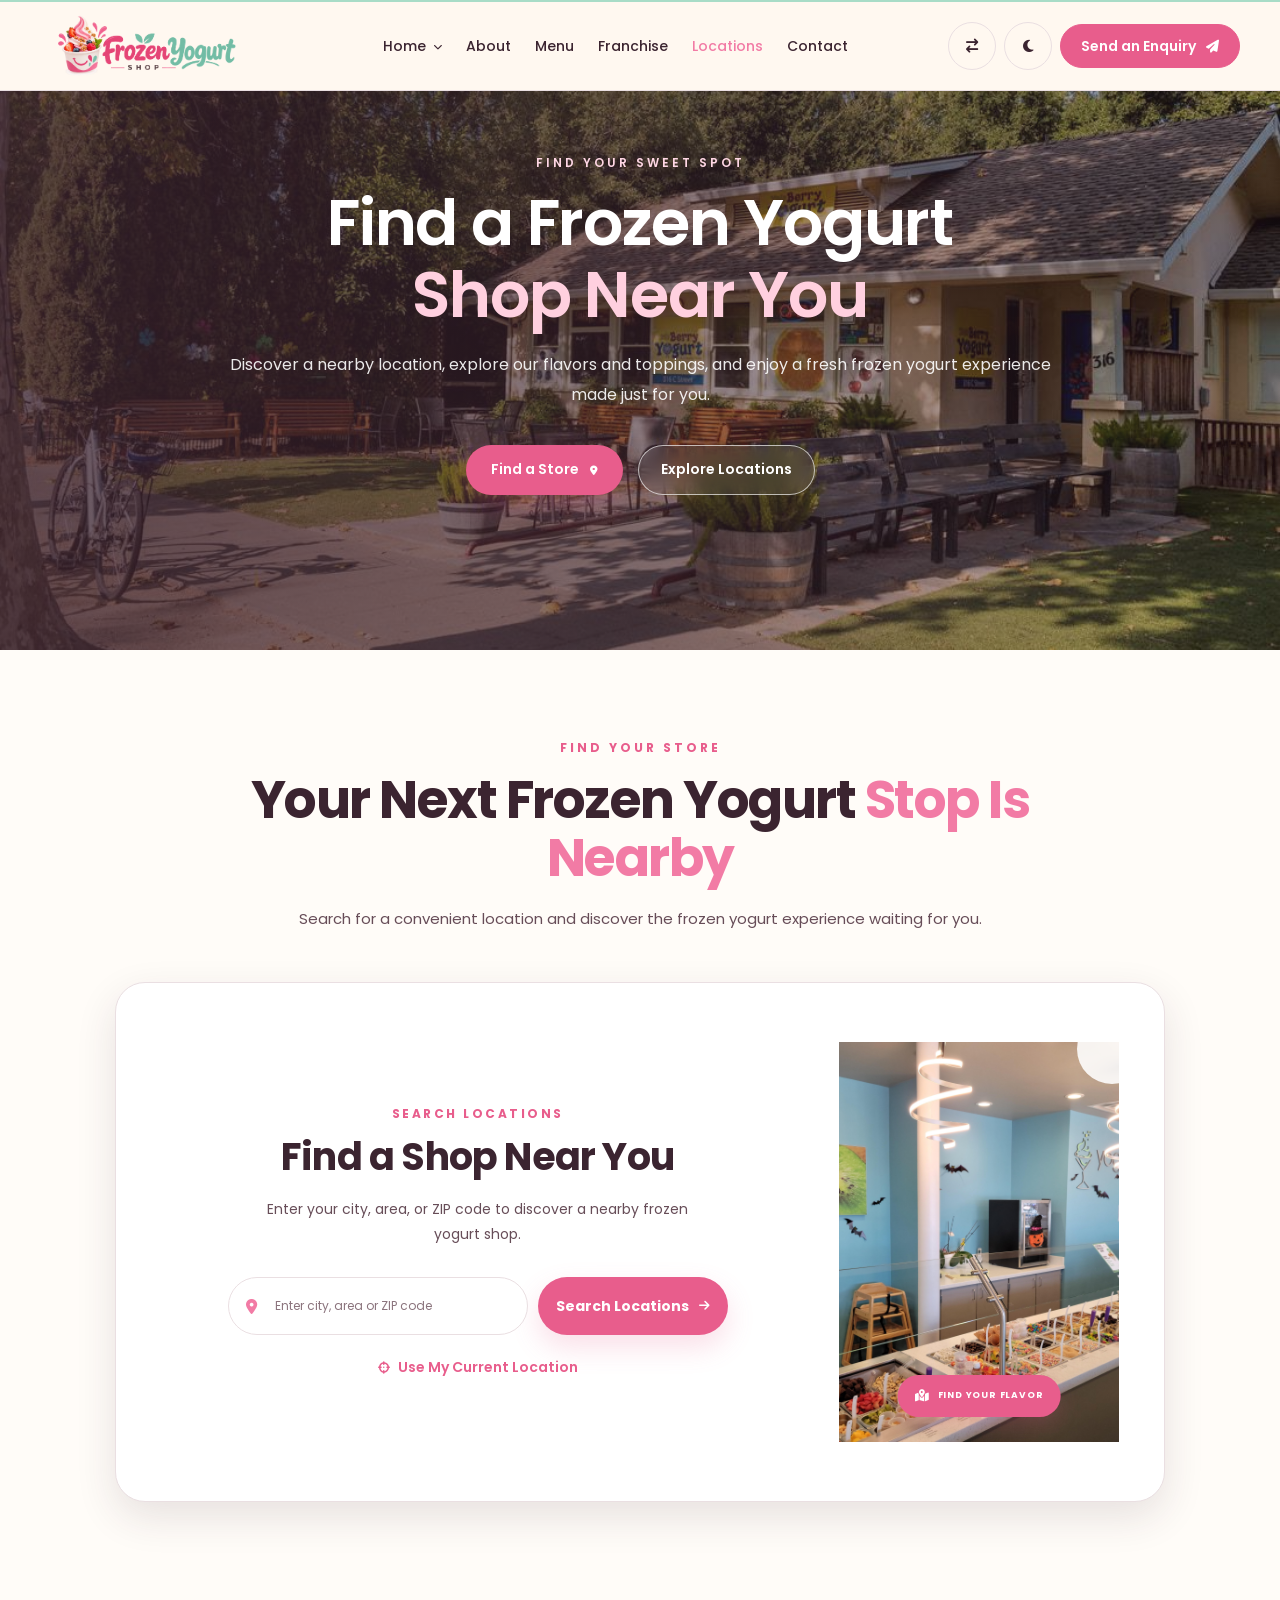
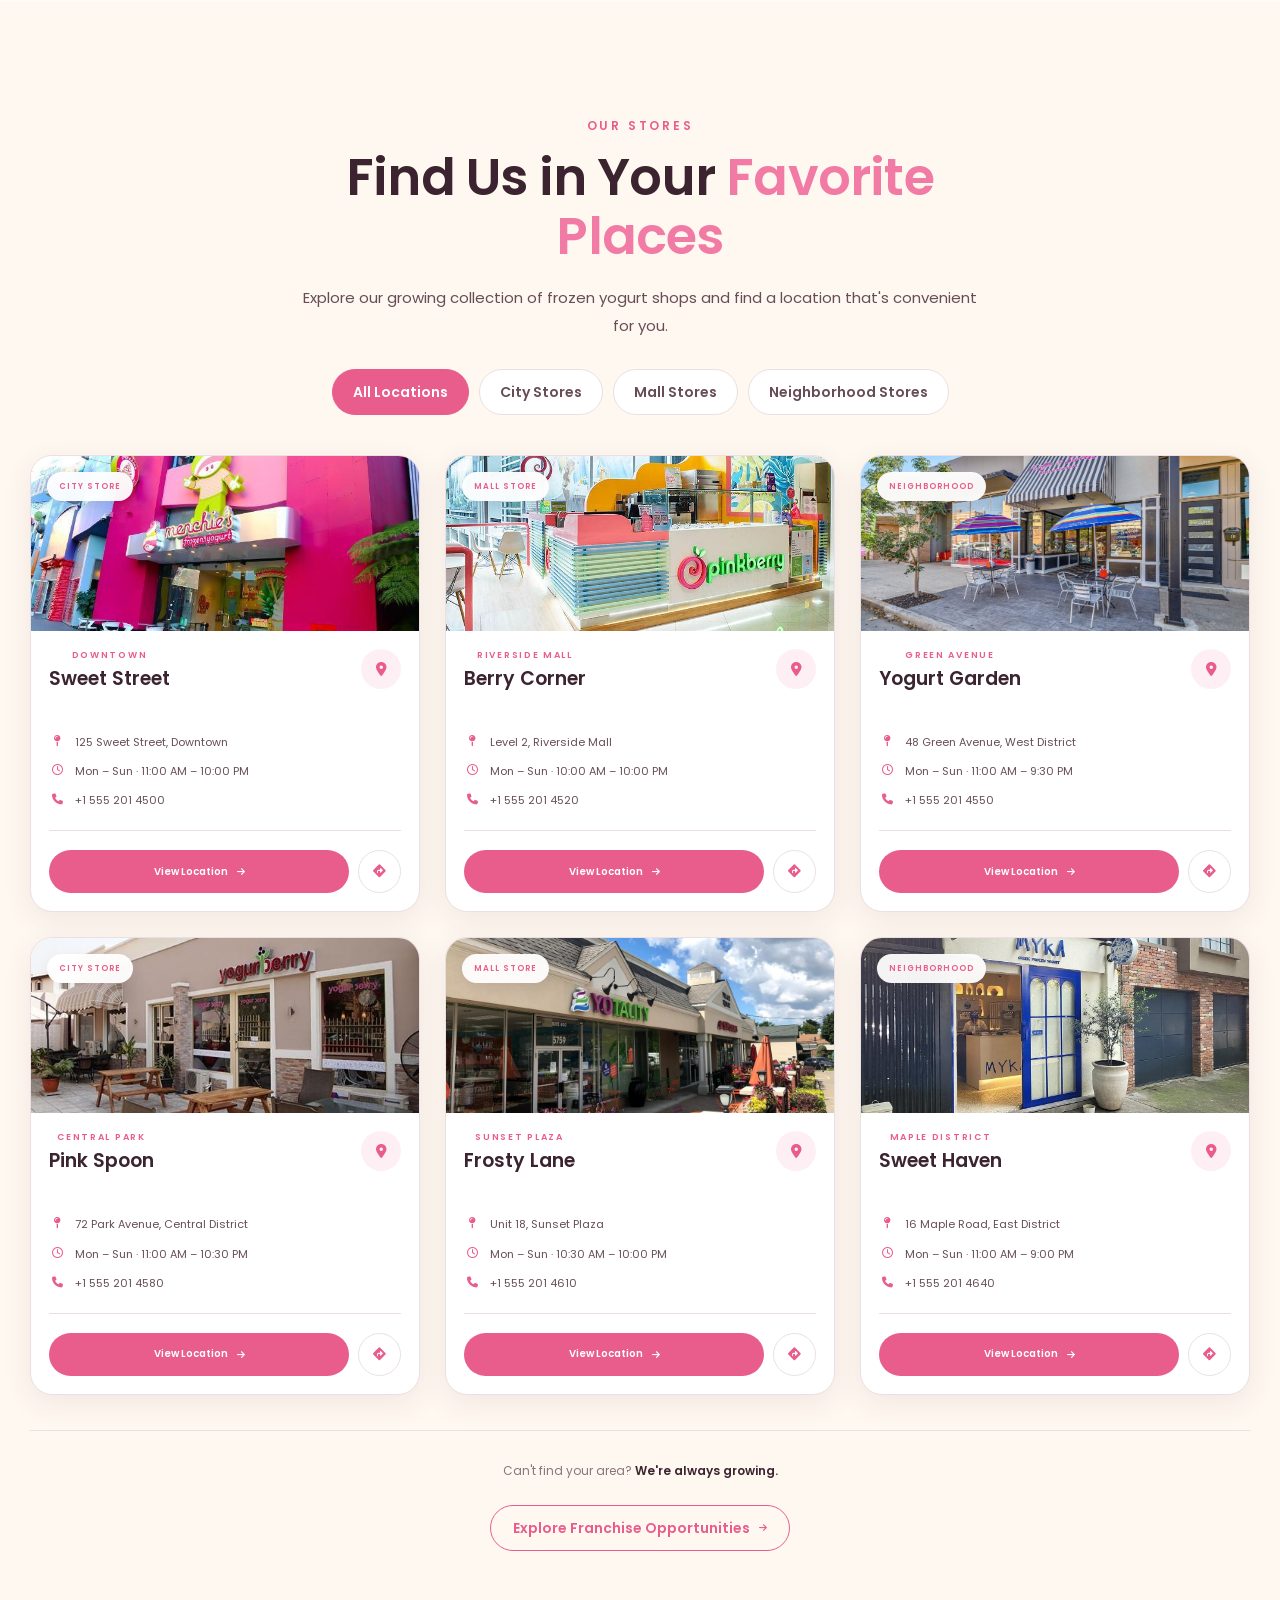
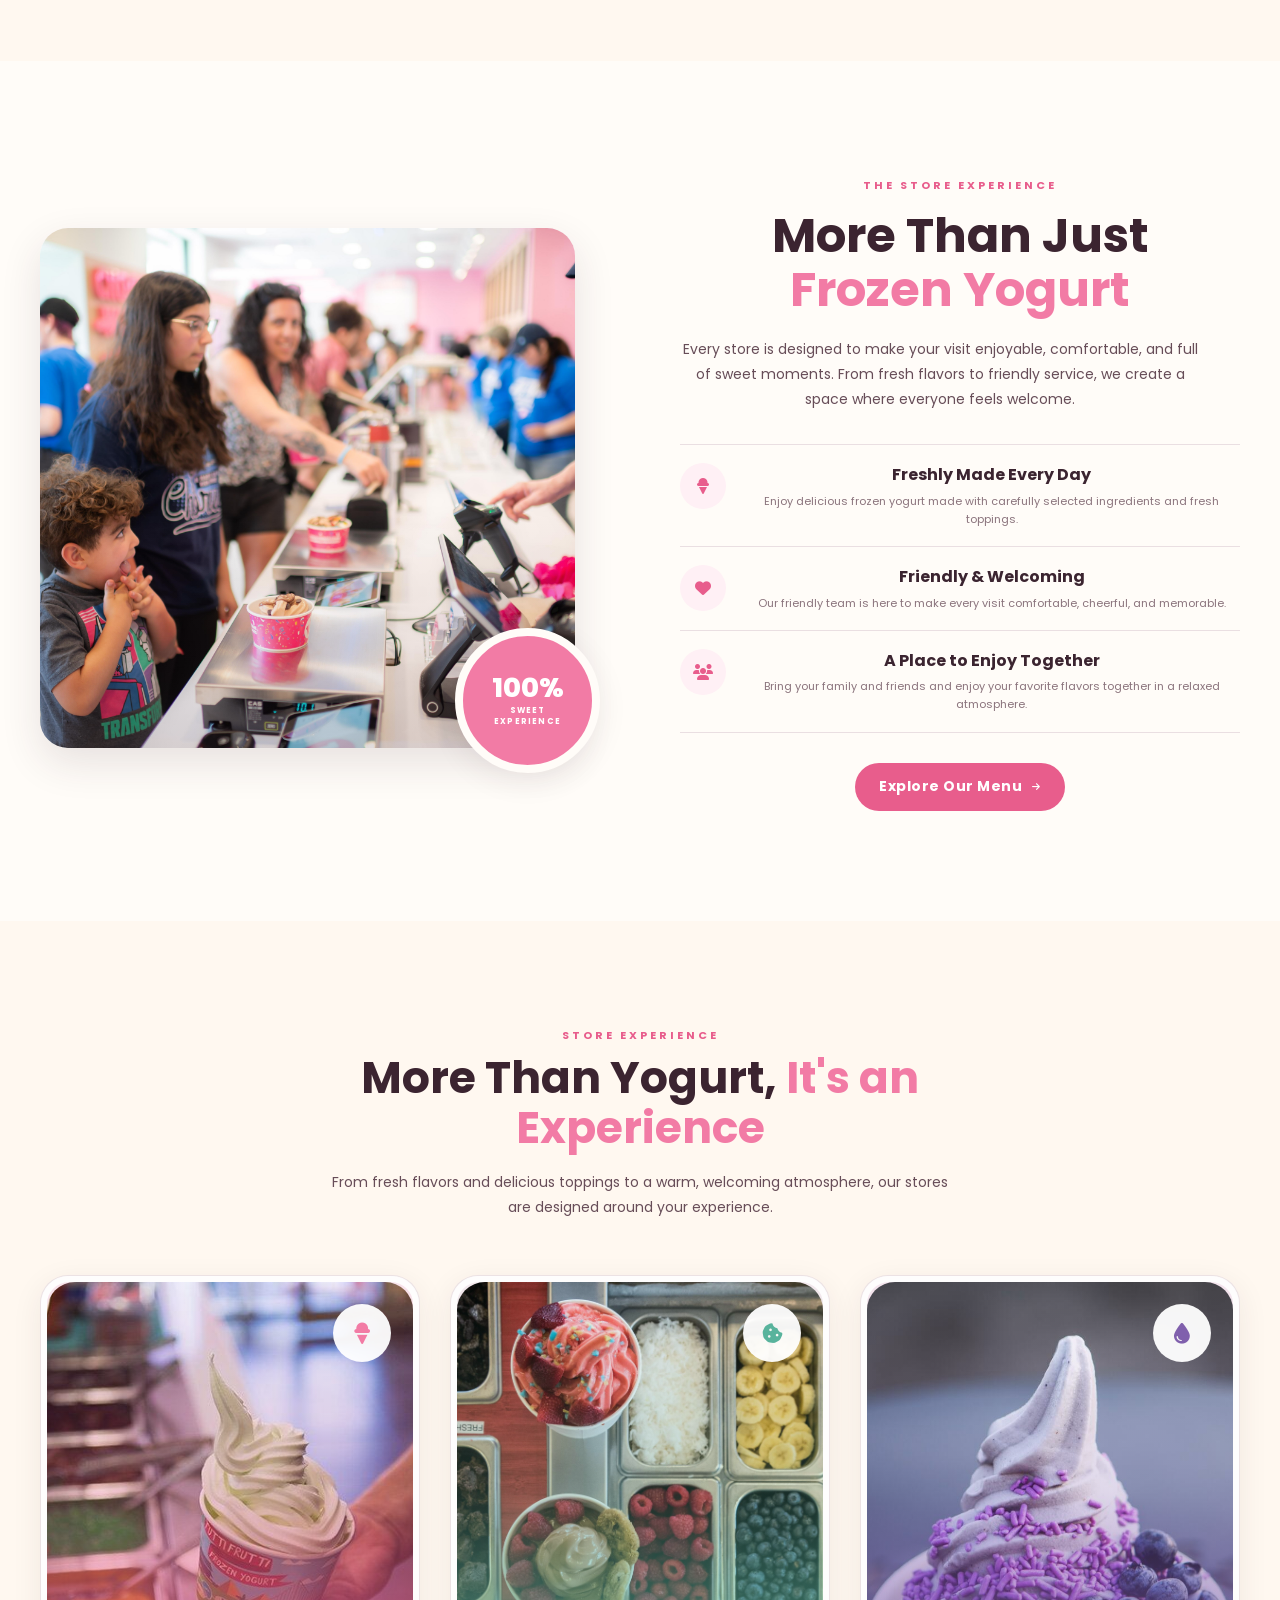
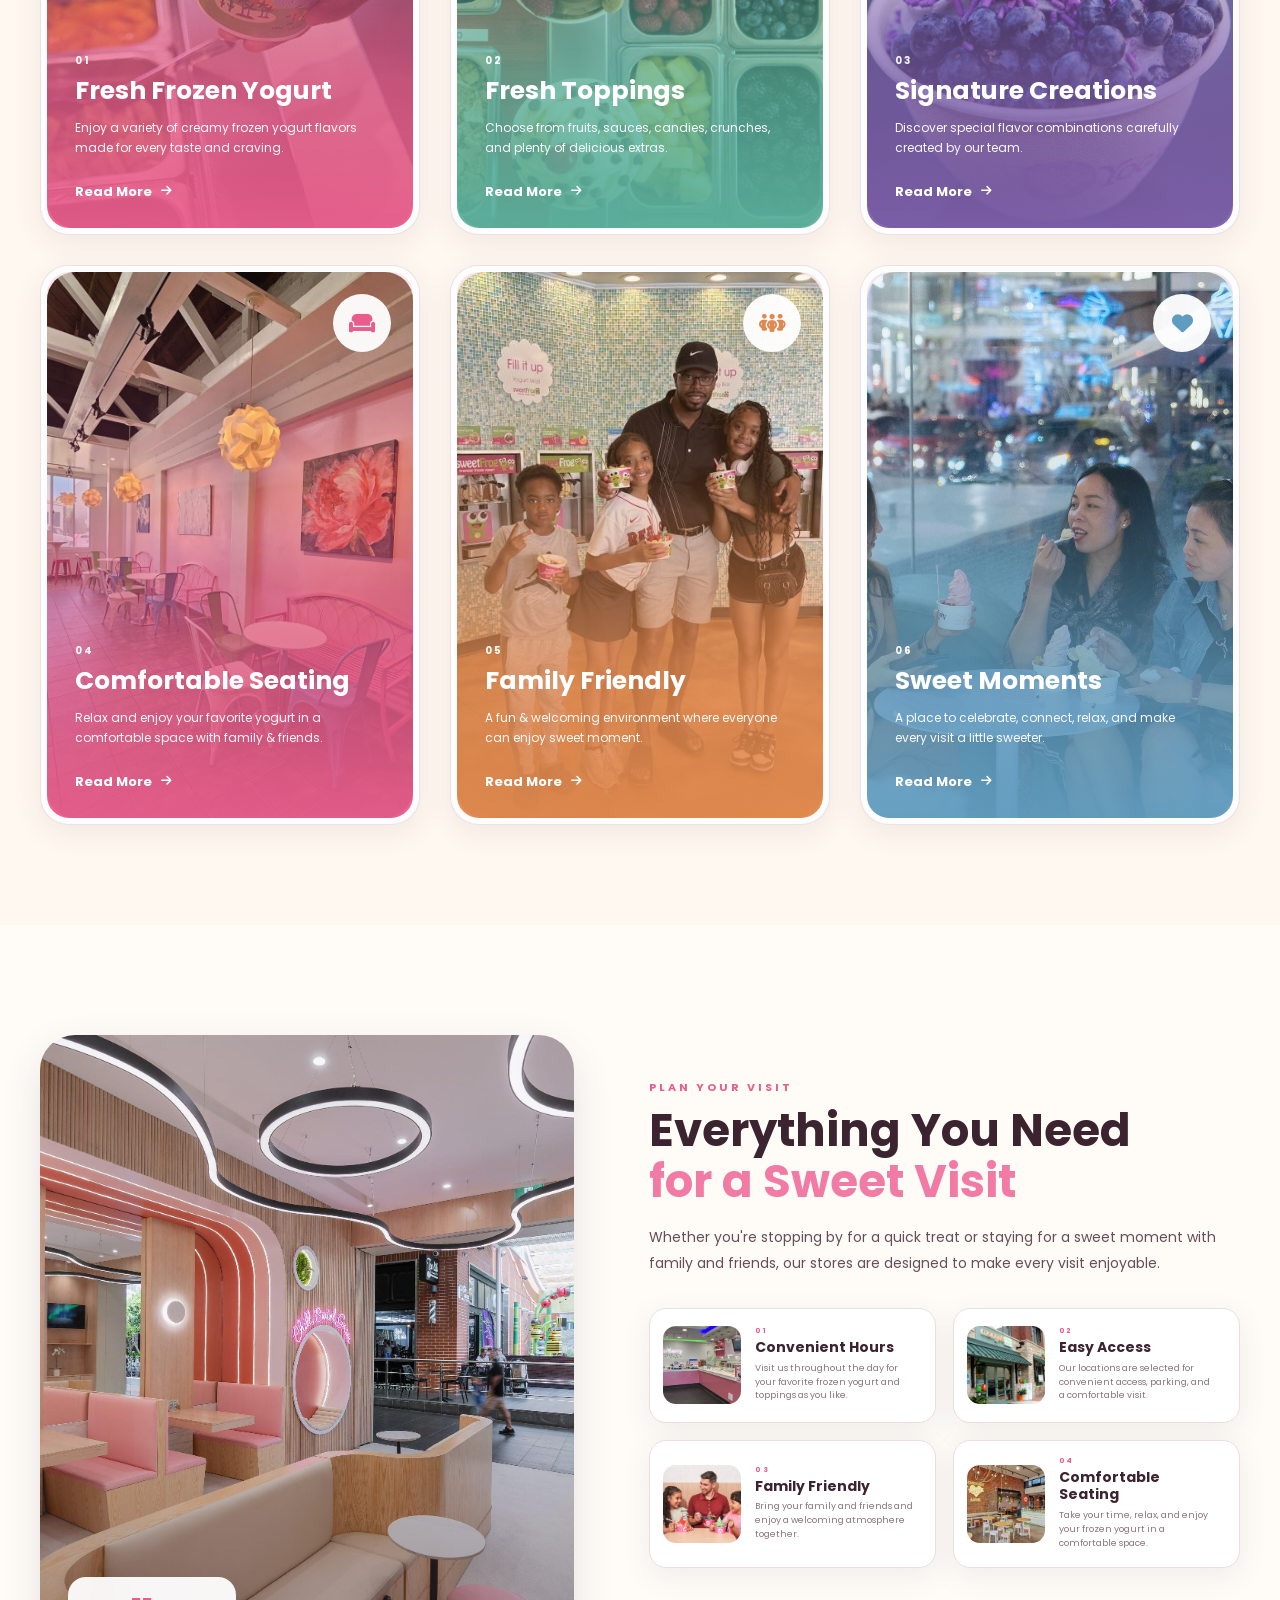
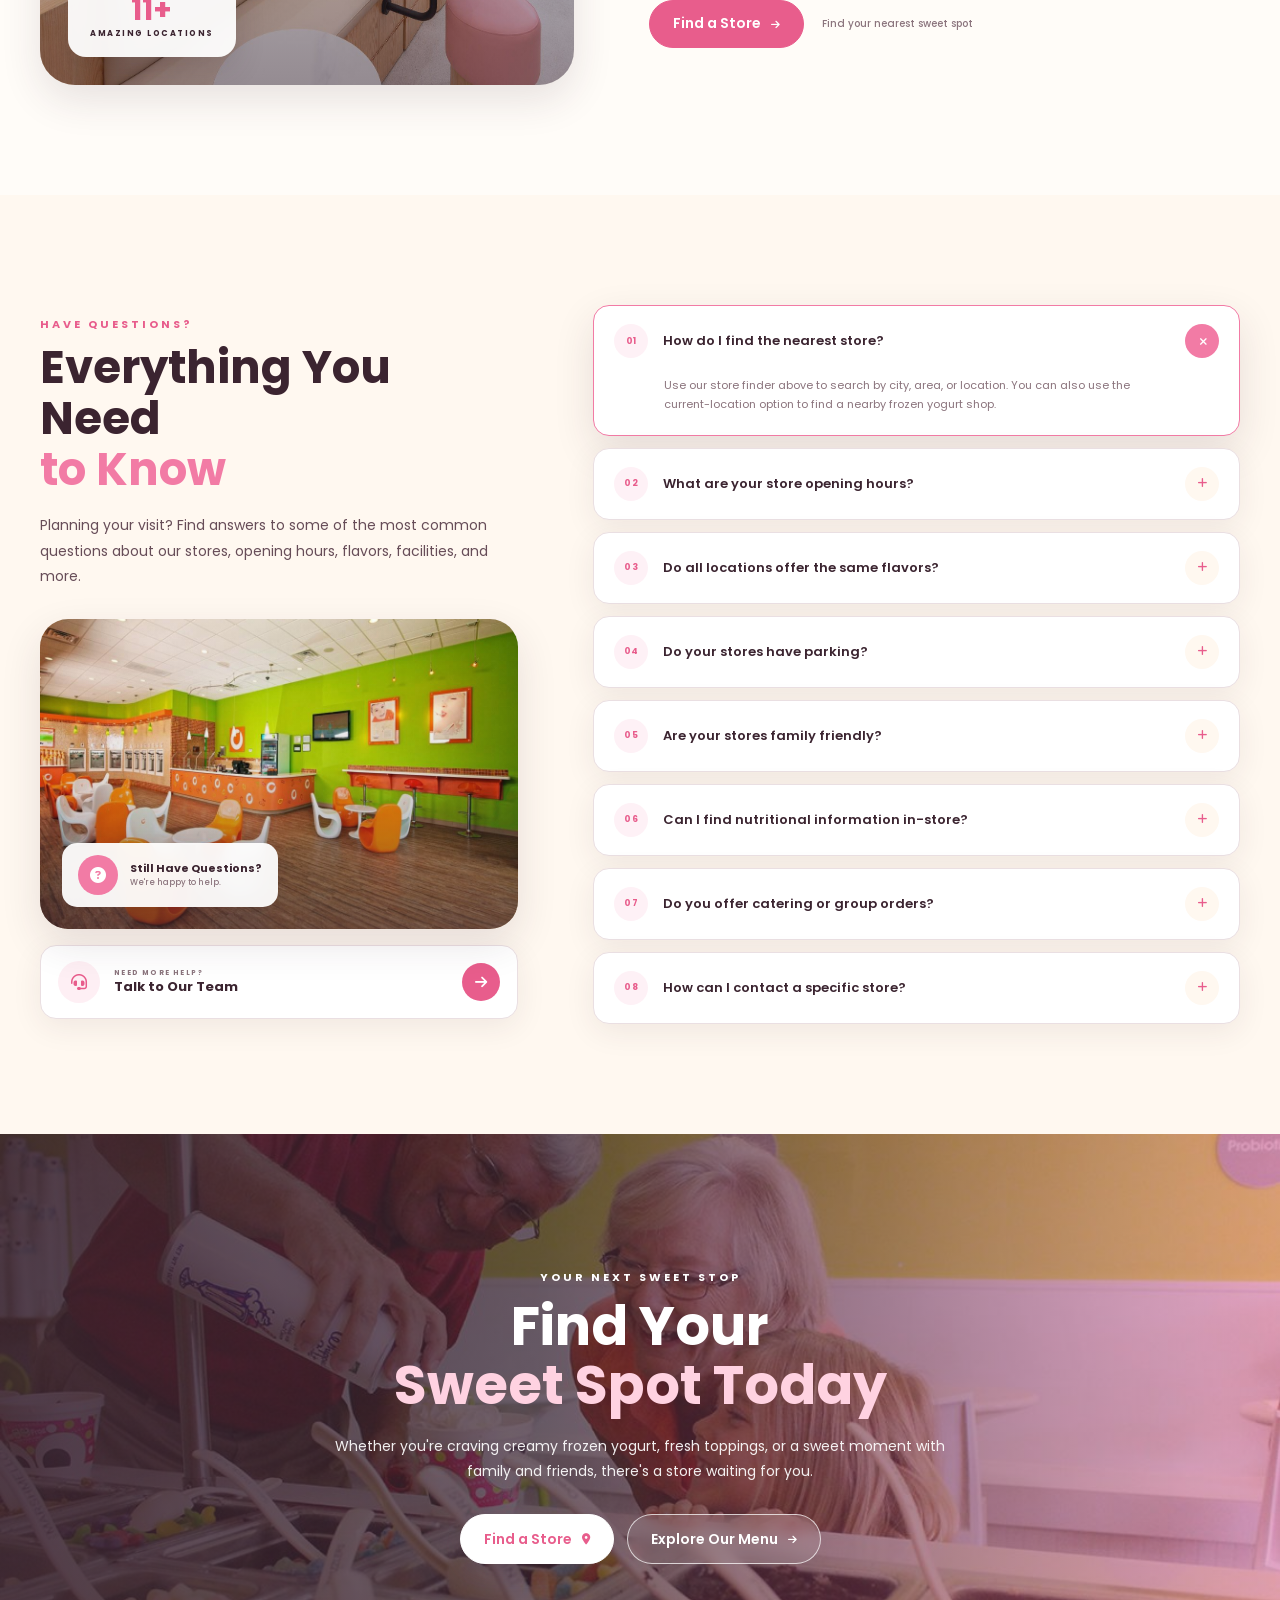
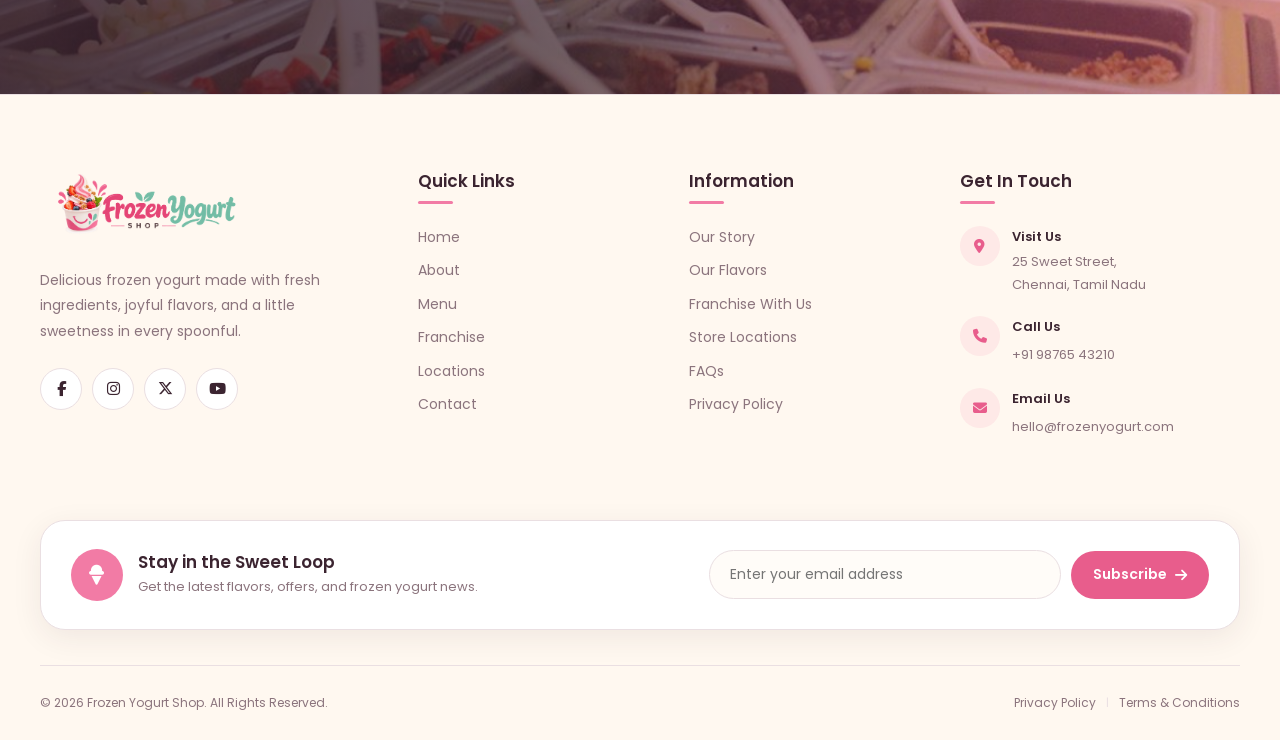
<file: locations.html>
<!DOCTYPE html>

<html lang="en">

<head>
  <meta charset="UTF-8">
  <meta name="viewport" content="width=device-width, initial-scale=1.0">
  <title>Froyo Bliss | Frozen Yogurt Shop</title>

  <!-- Favicon -->

  <link rel="icon" type="image/png" href="images/logo.png">

  <!-- Google Fonts -->

  <link rel="preconnect" href="https://fonts.googleapis.com">
  <link rel="preconnect" href="https://fonts.gstatic.com" crossorigin>
  <link href="https://fonts.googleapis.com/css2?family=Poppins:wght@300;400;500;600;700;800&display=swap" rel="stylesheet">

  <!-- Font Awesome -->

  <link rel="stylesheet" href="https://cdnjs.cloudflare.com/ajax/libs/font-awesome/6.7.2/css/all.min.css">

  <!-- CSS -->

  <link rel="stylesheet" href="css/style.css">
  <link rel="stylesheet" href="css/responsive.css">
</head>

<body>

<!-- =========================================================
     FROZEN YOGURT SHOP
     HEADER START
========================================================= -->

<header class="site-header" id="siteHeader">

    <div class="header-container">

        <!-- =================================================
             LOGO
        ================================================== -->

        <a
            href="index.html"
            class="site-logo"
            aria-label="Frozen Yogurt Shop Home"
        >

            <img
                src="images/logo.png"
                alt="Frozen Yogurt Shop Logo"
            >

        </a>


        <!-- =================================================
             MAIN NAVIGATION
        ================================================== -->

        <nav
            class="main-nav"
            id="mainNav"
            aria-label="Main Navigation"
        >

            <!-- =============================================
                 HOME DROPDOWN
            ============================================== -->

            <div class="nav-dropdown">

                <button
                    type="button"
                    class="nav-dropdown-toggle"
                    aria-expanded="false"
                    aria-haspopup="true"
                >

                    <span>Home</span>

                    <i
                        class="fa-solid fa-chevron-down"
                        aria-hidden="true"
                    ></i>

                </button>


                <div class="nav-dropdown-menu">

                    <a href="index.html">
                        Home 1
                    </a>

                    <a href="home2.html">
                        Home 2
                    </a>

                </div>

            </div>


            <!-- =============================================
                 ABOUT
            ============================================== -->

            <a
                href="about.html"
                class="nav-link"
            >
                About
            </a>


            <!-- =============================================
                 MENU
            ============================================== -->

            <a
                href="menu.html"
                class="nav-link"
            >
                Menu
            </a>


            <!-- =============================================
                 FRANCHISE
            ============================================== -->

            <a
                href="franchise.html"
                class="nav-link"
            >
                Franchise
            </a>


            <!-- =============================================
                 LOCATIONS
            ============================================== -->

            <a
                href="locations.html"
                class="nav-link active"
            >
                Locations
            </a>


            <!-- =============================================
                 CONTACT
            ============================================== -->

            <a
                href="contact.html"
                class="nav-link"
            >
                Contact
            </a>


            <!-- =============================================
                 HEADER CONTROLS
            ============================================== -->

            <div class="header-controls">

                <!-- =========================================
                     RTL BUTTON
                ========================================== -->

                <button
                    type="button"
                    class="header-control-btn rtl-toggle"
                    id="rtlToggle"
                    aria-label="Switch to RTL mode"
                    title="RTL Mode"
                >

                    <i
                        class="fa-solid fa-arrow-right-arrow-left"
                        aria-hidden="true"
                    ></i>

                </button>


                <!-- =========================================
                     DARK MODE BUTTON
                ========================================== -->

                <button
                    type="button"
                    class="header-control-btn dark-mode-toggle"
                    id="darkModeToggle"
                    aria-label="Enable dark mode"
                    title="Dark Mode"
                >

                    <i
                        class="fa-solid fa-moon"
                        aria-hidden="true"
                    ></i>

                </button>


                <!-- =========================================
                     LOGIN BUTTON
                ========================================== -->

                <!-- ENQUIRY BUTTON -->
<a href="enquiry.html" class="header-enquiry-btn">
    <span>Send an Enquiry</span>
    <i class="fa-solid fa-paper-plane"></i>
</a>

            </div>

        </nav>


        <!-- =================================================
             HAMBURGER BUTTON
        ================================================== -->

        <button
            type="button"
            class="menu-toggle"
            id="menuToggle"
            aria-label="Open navigation menu"
            aria-expanded="false"
            aria-controls="mainNav"
        >

            <i
                class="fa-solid fa-bars"
                aria-hidden="true"
            ></i>

        </button>

    </div>

</header>
<!-- =========================================================
     LOCATION PAGE — SECTION 1
     LOCATION HERO
========================================================= -->

<section class="loc-hero" id="locationHero">

    <div class="loc-hero-overlay"></div>

    <div class="loc-container">

        <div class="loc-hero-content">

            <span class="loc-hero-label">
                FIND YOUR SWEET SPOT
            </span>

            <h1>
                Find a Frozen Yogurt
                <span>Shop Near You</span>
            </h1>

            <p>
                Discover a nearby location, explore our flavors and toppings,
                and enjoy a fresh frozen yogurt experience made just for you.
            </p>

            <div class="loc-hero-actions">

                <a href="#findStore" class="loc-primary-button">
                    <span>Find a Store</span>
                    <i class="fa-solid fa-location-dot"></i>
                </a>

                <a href="#ourLocations" class="loc-secondary-button">
                    Explore Locations
                </a>

            </div>

        </div>

    </div>

</section>


<!-- =========================================================
     LOCATION PAGE — SECTION 2
     FIND A STORE
========================================================= -->

<!-- =========================================================
     FIND YOUR STORE
========================================================= -->

<section class="store-search-section" id="findStore">

    <div class="store-search-container">


        <!-- =================================================
             TOP HEADING — OUTSIDE CARD
        ================================================== -->

        <div class="store-search-heading">

            <span class="store-search-heading-label">
                FIND YOUR STORE
            </span>

            <h2>
                Your Next Frozen Yogurt
                <span>Stop Is Nearby</span>
            </h2>

            <p>
                Search for a convenient location and discover the frozen
                yogurt experience waiting for you.
            </p>

        </div>


        <!-- =================================================
             SEARCH CARD
        ================================================== -->

        <div class="store-search-card">


            <!-- =============================================
                 LEFT — SEARCH CONTENT
            ============================================== -->

            <div class="store-search-content">

                <span class="store-search-eyebrow">
                    SEARCH LOCATIONS
                </span>

                <h3>
                    Find a Shop Near You
                </h3>

                <p>
                    Enter your city, area, or ZIP code to discover
                    a nearby frozen yogurt shop.
                </p>


                <!-- =========================================
                     SEARCH FORM
                ========================================== -->

                <form
                    class="store-search-form"
                    id="locationSearchForm"
                >

                    <!-- SEARCH INPUT -->

                    <div class="store-search-input">

                        <i
                            class="fa-solid fa-location-dot"
                            aria-hidden="true"
                        ></i>

                        <input
                            type="text"
                            id="locationSearch"
                            name="location"
                            placeholder="Enter city, area or ZIP code"
                            autocomplete="off"
                        >

                    </div>


                    <!-- SEARCH BUTTON -->

                    <button
                        type="submit"
                        class="store-search-button"
                    >

                        <span>
                            Search Locations
                        </span>

                        <i
                            class="fa-solid fa-arrow-right"
                            aria-hidden="true"
                        ></i>

                    </button>

                </form>


                <!-- =========================================
                     CURRENT LOCATION
                ========================================== -->

                <div class="store-search-current">

                    <button
                        type="button"
                        class="store-search-current-button"
                        id="useCurrentLocation"
                    >

                        <i
                            class="fa-solid fa-crosshairs"
                            aria-hidden="true"
                        ></i>

                        <span>
                            Use My Current Location
                        </span>

                    </button>

                </div>

            </div>


            <!-- =============================================
                 RIGHT — IMAGE
            ============================================== -->

            <div class="store-search-visual">

                <div class="store-search-image">

                    <img
                        src="images/location-find.jpg"
                        alt="Frozen yogurt shop interior and toppings"
                        loading="lazy"
                    >

                </div>


                <!-- IMAGE BADGE -->

                <div class="store-search-badge">

                    <i
                        class="fa-solid fa-map-location-dot"
                        aria-hidden="true"
                    ></i>

                    <span>
                        FIND YOUR FLAVOR
                    </span>

                </div>

            </div>


        </div>

    </div>

</section>
<!-- =========================================================
     LOCATION PAGE — SECTION 3
     OUR LOCATIONS
========================================================= -->

<section class="loc-list" id="ourLocations">

    <div class="loc-container">

        <!-- =================================================
             SECTION HEADING
        ================================================== -->

        <div class="loc-list-heading">

            <span class="loc-list-label">
                OUR STORES
            </span>

            <h2>
                Find Us in Your
                <span>Favorite Places</span>
            </h2>

            <p>
                Explore our growing collection of frozen yogurt shops
                and find a location that's convenient for you.
            </p>

        </div>


        <!-- =================================================
             LOCATION FILTER
        ================================================== -->

        <div class="loc-list-filter">

            <button
                type="button"
                class="loc-list-filter-button active"
                data-location-filter="all"
            >
                All Locations
            </button>

            <button
                type="button"
                class="loc-list-filter-button"
                data-location-filter="city"
            >
                City Stores
            </button>

            <button
                type="button"
                class="loc-list-filter-button"
                data-location-filter="mall"
            >
                Mall Stores
            </button>

            <button
                type="button"
                class="loc-list-filter-button"
                data-location-filter="neighborhood"
            >
                Neighborhood Stores
            </button>

        </div>


        <!-- =================================================
             LOCATION GRID
        ================================================== -->

        <div class="loc-list-grid">


            <!-- =============================================
                 LOCATION CARD 1
            ============================================== -->

            <article
                class="loc-list-card"
                data-location-type="city"
            >

                <div class="loc-list-image">

                    <img
                        src="images/location-city.jpg"
                        alt="Frozen yogurt shop in the city"
                        loading="lazy"
                    >

                    <span class="loc-list-tag">
                        CITY STORE
                    </span>

                </div>


                <div class="loc-list-content">

                    <div class="loc-list-title-row">

                        <div>

                            <span class="loc-list-city">
                                Downtown
                            </span>

                            <h3>
                                Sweet Street
                            </h3>

                        </div>

                        <div class="loc-list-icon">
                            <i class="fa-solid fa-location-dot"></i>
                        </div>

                    </div>


                    <div class="loc-list-info">

                        <div class="loc-list-info-item">

                            <i class="fa-solid fa-map-pin"></i>

                            <span>
                                125 Sweet Street, Downtown
                            </span>

                        </div>

                        <div class="loc-list-info-item">

                            <i class="fa-regular fa-clock"></i>

                            <span>
                                Mon – Sun · 11:00 AM – 10:00 PM
                            </span>

                        </div>

                        <div class="loc-list-info-item">

                            <i class="fa-solid fa-phone"></i>

                            <span>
                                +1 555 201 4500
                            </span>

                        </div>

                    </div>


                    <div class="loc-list-actions">

                        <a
                            href="#"
                            class="loc-list-primary"
                        >
                            <span>View Location</span>
                            <i class="fa-solid fa-arrow-right"></i>
                        </a>

                        <a
                            href="#"
                            class="loc-list-secondary"
                            aria-label="Get directions to Sweet Street"
                        >
                            <i class="fa-solid fa-diamond-turn-right"></i>
                        </a>

                    </div>

                </div>

            </article>


            <!-- =============================================
                 LOCATION CARD 2
            ============================================== -->

            <article
                class="loc-list-card"
                data-location-type="mall"
            >

                <div class="loc-list-image">

                    <img
                        src="images/location-mall.jpg"
                        alt="Frozen yogurt shop inside a shopping mall"
                        loading="lazy"
                    >

                    <span class="loc-list-tag">
                        MALL STORE
                    </span>

                </div>


                <div class="loc-list-content">

                    <div class="loc-list-title-row">

                        <div>

                            <span class="loc-list-city">
                                Riverside Mall
                            </span>

                            <h3>
                                Berry Corner
                            </h3>

                        </div>

                        <div class="loc-list-icon">
                            <i class="fa-solid fa-location-dot"></i>
                        </div>

                    </div>


                    <div class="loc-list-info">

                        <div class="loc-list-info-item">

                            <i class="fa-solid fa-map-pin"></i>

                            <span>
                                Level 2, Riverside Mall
                            </span>

                        </div>

                        <div class="loc-list-info-item">

                            <i class="fa-regular fa-clock"></i>

                            <span>
                                Mon – Sun · 10:00 AM – 10:00 PM
                            </span>

                        </div>

                        <div class="loc-list-info-item">

                            <i class="fa-solid fa-phone"></i>

                            <span>
                                +1 555 201 4520
                            </span>

                        </div>

                    </div>


                    <div class="loc-list-actions">

                        <a
                            href="#"
                            class="loc-list-primary"
                        >
                            <span>View Location</span>
                            <i class="fa-solid fa-arrow-right"></i>
                        </a>

                        <a
                            href="#"
                            class="loc-list-secondary"
                            aria-label="Get directions to Berry Corner"
                        >
                            <i class="fa-solid fa-diamond-turn-right"></i>
                        </a>

                    </div>

                </div>

            </article>


            <!-- =============================================
                 LOCATION CARD 3
            ============================================== -->

            <article
                class="loc-list-card"
                data-location-type="neighborhood"
            >

                <div class="loc-list-image">

                    <img
                        src="images/location-neighborhood.jpg"
                        alt="Frozen yogurt neighborhood shop"
                        loading="lazy"
                    >

                    <span class="loc-list-tag">
                        NEIGHBORHOOD
                    </span>

                </div>


                <div class="loc-list-content">

                    <div class="loc-list-title-row">

                        <div>

                            <span class="loc-list-city">
                                Green Avenue
                            </span>

                            <h3>
                                Yogurt Garden
                            </h3>

                        </div>

                        <div class="loc-list-icon">
                            <i class="fa-solid fa-location-dot"></i>
                        </div>

                    </div>


                    <div class="loc-list-info">

                        <div class="loc-list-info-item">

                            <i class="fa-solid fa-map-pin"></i>

                            <span>
                                48 Green Avenue, West District
                            </span>

                        </div>

                        <div class="loc-list-info-item">

                            <i class="fa-regular fa-clock"></i>

                            <span>
                                Mon – Sun · 11:00 AM – 9:30 PM
                            </span>

                        </div>

                        <div class="loc-list-info-item">

                            <i class="fa-solid fa-phone"></i>

                            <span>
                                +1 555 201 4550
                            </span>

                        </div>

                    </div>


                    <div class="loc-list-actions">

                        <a
                            href="#"
                            class="loc-list-primary"
                        >
                            <span>View Location</span>
                            <i class="fa-solid fa-arrow-right"></i>
                        </a>

                        <a
                            href="#"
                            class="loc-list-secondary"
                            aria-label="Get directions to Yogurt Garden"
                        >
                            <i class="fa-solid fa-diamond-turn-right"></i>
                        </a>

                    </div>

                </div>

            </article>


            <!-- =============================================
                 LOCATION CARD 4
            ============================================== -->

            <article
                class="loc-list-card"
                data-location-type="city"
            >

                <div class="loc-list-image">

                    <img
                        src="images/location-park.jpg"
                        alt="Frozen yogurt shop near a city park"
                        loading="lazy"
                    >

                    <span class="loc-list-tag">
                        CITY STORE
                    </span>

                </div>


                <div class="loc-list-content">

                    <div class="loc-list-title-row">

                        <div>

                            <span class="loc-list-city">
                                Central Park
                            </span>

                            <h3>
                                Pink Spoon
                            </h3>

                        </div>

                        <div class="loc-list-icon">
                            <i class="fa-solid fa-location-dot"></i>
                        </div>

                    </div>


                    <div class="loc-list-info">

                        <div class="loc-list-info-item">

                            <i class="fa-solid fa-map-pin"></i>

                            <span>
                                72 Park Avenue, Central District
                            </span>

                        </div>

                        <div class="loc-list-info-item">

                            <i class="fa-regular fa-clock"></i>

                            <span>
                                Mon – Sun · 11:00 AM – 10:30 PM
                            </span>

                        </div>

                        <div class="loc-list-info-item">

                            <i class="fa-solid fa-phone"></i>

                            <span>
                                +1 555 201 4580
                            </span>

                        </div>

                    </div>


                    <div class="loc-list-actions">

                        <a
                            href="#"
                            class="loc-list-primary"
                        >
                            <span>View Location</span>
                            <i class="fa-solid fa-arrow-right"></i>
                        </a>

                        <a
                            href="#"
                            class="loc-list-secondary"
                            aria-label="Get directions to Pink Spoon"
                        >
                            <i class="fa-solid fa-diamond-turn-right"></i>
                        </a>

                    </div>

                </div>

            </article>


            <!-- =============================================
                 LOCATION CARD 5
            ============================================== -->

            <article
                class="loc-list-card"
                data-location-type="mall"
            >

                <div class="loc-list-image">

                    <img
                        src="images/location-plaza.jpg"
                        alt="Frozen yogurt shop in a shopping plaza"
                        loading="lazy"
                    >

                    <span class="loc-list-tag">
                        MALL STORE
                    </span>

                </div>


                <div class="loc-list-content">

                    <div class="loc-list-title-row">

                        <div>

                            <span class="loc-list-city">
                                Sunset Plaza
                            </span>

                            <h3>
                                Frosty Lane
                            </h3>

                        </div>

                        <div class="loc-list-icon">
                            <i class="fa-solid fa-location-dot"></i>
                        </div>

                    </div>


                    <div class="loc-list-info">

                        <div class="loc-list-info-item">

                            <i class="fa-solid fa-map-pin"></i>

                            <span>
                                Unit 18, Sunset Plaza
                            </span>

                        </div>

                        <div class="loc-list-info-item">

                            <i class="fa-regular fa-clock"></i>

                            <span>
                                Mon – Sun · 10:30 AM – 10:00 PM
                            </span>

                        </div>

                        <div class="loc-list-info-item">

                            <i class="fa-solid fa-phone"></i>

                            <span>
                                +1 555 201 4610
                            </span>

                        </div>

                    </div>


                    <div class="loc-list-actions">

                        <a
                            href="#"
                            class="loc-list-primary"
                        >
                            <span>View Location</span>
                            <i class="fa-solid fa-arrow-right"></i>
                        </a>

                        <a
                            href="#"
                            class="loc-list-secondary"
                            aria-label="Get directions to Frosty Lane"
                        >
                            <i class="fa-solid fa-diamond-turn-right"></i>
                        </a>

                    </div>

                </div>

            </article>


            <!-- =============================================
                 LOCATION CARD 6
            ============================================== -->

            <article
                class="loc-list-card"
                data-location-type="neighborhood"
            >

                <div class="loc-list-image">

                    <img
                        src="images/location-community.jpg"
                        alt="Frozen yogurt neighborhood store"
                        loading="lazy"
                    >

                    <span class="loc-list-tag">
                        NEIGHBORHOOD
                    </span>

                </div>


                <div class="loc-list-content">

                    <div class="loc-list-title-row">

                        <div>

                            <span class="loc-list-city">
                                Maple District
                            </span>

                            <h3>
                                Sweet Haven
                            </h3>

                        </div>

                        <div class="loc-list-icon">
                            <i class="fa-solid fa-location-dot"></i>
                        </div>

                    </div>


                    <div class="loc-list-info">

                        <div class="loc-list-info-item">

                            <i class="fa-solid fa-map-pin"></i>

                            <span>
                                16 Maple Road, East District
                            </span>

                        </div>

                        <div class="loc-list-info-item">

                            <i class="fa-regular fa-clock"></i>

                            <span>
                                Mon – Sun · 11:00 AM – 9:00 PM
                            </span>

                        </div>

                        <div class="loc-list-info-item">

                            <i class="fa-solid fa-phone"></i>

                            <span>
                                +1 555 201 4640
                            </span>

                        </div>

                    </div>


                    <div class="loc-list-actions">

                        <a
                            href="#"
                            class="loc-list-primary"
                        >
                            <span>View Location</span>
                            <i class="fa-solid fa-arrow-right"></i>
                        </a>

                        <a
                            href="#"
                            class="loc-list-secondary"
                            aria-label="Get directions to Sweet Haven"
                        >
                            <i class="fa-solid fa-diamond-turn-right"></i>
                        </a>

                    </div>

                </div>

            </article>

        </div>


        <!-- =================================================
             VIEW ALL LOCATIONS
        ================================================== -->

        <div class="loc-list-more">

            <p>
                Can't find your area?
                <span>We're always growing.</span>
            </p>

            <a
                href="#franchiseOpportunity"
                class="loc-list-more-button"
            >
                <span>Explore Franchise Opportunities</span>
                <i class="fa-solid fa-arrow-right"></i>
            </a>

        </div>

    </div>

</section>
<!-- =========================================================
     SECTION 4 — STORE EXPERIENCE
========================================================= -->

<section class="loc-experience" id="storeExperience">

    <div class="loc-container">

        <div class="loc-exp-grid">

            <!-- =================================================
                 LEFT — IMAGE
            ================================================== -->

            <div class="loc-exp-image-wrap">

                <div class="loc-exp-image">

                    <img
                        src="images/location-experience.jpg"
                        alt="Frozen yogurt store experience"
                    >

                </div>

                <!-- Decorative Badge -->

                <div class="loc-exp-badge">

                    <span class="loc-exp-badge-number">100%</span>

                    <span class="loc-exp-badge-text">
                        SWEET<br>
                        EXPERIENCE
                    </span>

                </div>

            </div>


            <!-- =================================================
                 RIGHT — CONTENT
            ================================================== -->

            <div class="loc-exp-content">

                <span class="loc-exp-eyebrow">
                    THE STORE EXPERIENCE
                </span>

                <h2 class="loc-exp-title">
                    More Than Just
                    <span>Frozen Yogurt</span>
                </h2>

                <p class="loc-exp-description">
                    Every store is designed to make your visit
                    enjoyable, comfortable, and full of sweet
                    moments. From fresh flavors to friendly service,
                    we create a space where everyone feels welcome.
                </p>


                <!-- =================================================
                     EXPERIENCE POINT 1
                ================================================== -->

                <div class="loc-exp-item">

                    <div class="loc-exp-icon">

                        <i class="fa-solid fa-ice-cream"></i>

                    </div>

                    <div class="loc-exp-item-content">

                        <h3>
                            Freshly Made Every Day
                        </h3>

                        <p>
                            Enjoy delicious frozen yogurt made with
                            carefully selected ingredients and fresh
                            toppings.
                        </p>

                    </div>

                </div>


                <!-- =================================================
                     EXPERIENCE POINT 2
                ================================================== -->

                <div class="loc-exp-item">

                    <div class="loc-exp-icon">

                        <i class="fa-solid fa-heart"></i>

                    </div>

                    <div class="loc-exp-item-content">

                        <h3>
                            Friendly &amp; Welcoming
                        </h3>

                        <p>
                            Our friendly team is here to make every
                            visit comfortable, cheerful, and memorable.
                        </p>

                    </div>

                </div>


                <!-- =================================================
                     EXPERIENCE POINT 3
                ================================================== -->

                <div class="loc-exp-item">

                    <div class="loc-exp-icon">

                        <i class="fa-solid fa-users"></i>

                    </div>

                    <div class="loc-exp-item-content">

                        <h3>
                            A Place to Enjoy Together
                        </h3>

                        <p>
                            Bring your family and friends and enjoy
                            your favorite flavors together in a
                            relaxed atmosphere.
                        </p>

                    </div>

                </div>


                <!-- =================================================
                     CTA
                ================================================== -->

                <a
                    href="menu.html"
                    class="loc-exp-button"
                >

                    <span>
                        Explore Our Menu
                    </span>

                    <i class="fa-solid fa-arrow-right"></i>

                </a>

            </div>

        </div>

    </div>

</section>
<!-- =========================================================
     SECTION 5 — WHAT YOU'LL FIND AT OUR STORES
========================================================= -->

<section class="loc-find-stores" id="storeExperience">

    <div class="container">

        <!-- =================================================
             SECTION HEADING
        ================================================== -->

        <div class="loc-find-heading">

            <span class="loc-find-eyebrow">
                STORE EXPERIENCE
            </span>

            <h2>
                More Than Yogurt,
                <span>It's an Experience</span>
            </h2>

            <p>
                From fresh flavors and delicious toppings to a warm,
                welcoming atmosphere, our stores are designed around
                your experience.
            </p>

        </div>


        <!-- =================================================
             CARD GRID
        ================================================== -->

        <div class="loc-find-grid">


            <!-- =================================================
                 CARD 01
            ================================================== -->

            <article class="loc-find-card">

                <div class="loc-find-image">

                    <img
                        src="images/store-frozen-yogurt.jpg"
                        alt="Fresh frozen yogurt"
                    >

                </div>


                <!-- TOP ICON -->

                <div class="loc-find-card-icon">
                    <i class="fa-solid fa-ice-cream"></i>
                </div>


                <!-- CARD CONTENT -->

                <div class="loc-find-card-content">

                    <span class="loc-find-number">
                        01
                    </span>

                    <h3>
                        Fresh Frozen Yogurt
                    </h3>

                    <p>
                        Enjoy a variety of creamy frozen yogurt
                        flavors made for every taste and craving.
                    </p>

                    <a
                        href="#"
                        class="loc-find-card-arrow"
                    >
                        <span>Read More</span>
                        <i class="fa-solid fa-arrow-right"></i>
                    </a>

                </div>

            </article>


            <!-- =================================================
                 CARD 02
            ================================================== -->

            <article class="loc-find-card">

                <div class="loc-find-image">

                    <img
                        src="images/store-toppings.jpg"
                        alt="Fresh frozen yogurt toppings"
                    >

                </div>


                <!-- TOP ICON -->

                <div class="loc-find-card-icon">
                    <i class="fa-solid fa-cookie-bite"></i>
                </div>


                <!-- CARD CONTENT -->

                <div class="loc-find-card-content">

                    <span class="loc-find-number">
                        02
                    </span>

                    <h3>
                        Fresh Toppings
                    </h3>

                    <p>
                        Choose from fruits, sauces, candies,
                        crunches, and plenty of delicious extras.
                    </p>

                    <a
                        href="#"
                        class="loc-find-card-arrow"
                    >
                        <span>Read More</span>
                        <i class="fa-solid fa-arrow-right"></i>
                    </a>

                </div>

            </article>


            <!-- =================================================
                 CARD 03
            ================================================== -->

            <article class="loc-find-card">

                <div class="loc-find-image">

                    <img
                        src="images/store-signature.jpg"
                        alt="Signature frozen yogurt creation"
                    >

                </div>


                <!-- TOP ICON -->

                <div class="loc-find-card-icon">
                    <i class="fa-solid fa-droplet"></i>
                </div>


                <!-- CARD CONTENT -->

                <div class="loc-find-card-content">

                    <span class="loc-find-number">
                        03
                    </span>

                    <h3>
                        Signature Creations
                    </h3>

                    <p>
                        Discover special flavor combinations
                        carefully created by our team.
                    </p>

                    <a
                        href="#"
                        class="loc-find-card-arrow"
                    >
                        <span>Read More</span>
                        <i class="fa-solid fa-arrow-right"></i>
                    </a>

                </div>

            </article>


            <!-- =================================================
                 CARD 04
            ================================================== -->

            <article class="loc-find-card">

                <div class="loc-find-image">

                    <img
                        src="images/store-seating.jpg"
                        alt="Comfortable frozen yogurt shop seating"
                    >

                </div>


                <!-- TOP ICON -->

                <div class="loc-find-card-icon">
                    <i class="fa-solid fa-couch"></i>
                </div>


                <!-- CARD CONTENT -->

                <div class="loc-find-card-content">

                    <span class="loc-find-number">
                        04
                    </span>

                    <h3>
                        Comfortable Seating
                    </h3>

                    <p>
                        Relax and enjoy your favorite yogurt in
                        a comfortable space with family & friends.
                    </p>

                    <a
                        href="#"
                        class="loc-find-card-arrow"
                    >
                        <span>Read More</span>
                        <i class="fa-solid fa-arrow-right"></i>
                    </a>

                </div>

            </article>


            <!-- =================================================
                 CARD 05
            ================================================== -->

            <article class="loc-find-card">

                <div class="loc-find-image">

                    <img
                        src="images/store-family.jpg"
                        alt="Family enjoying frozen yogurt"
                    >

                </div>


                <!-- TOP ICON -->

                <div class="loc-find-card-icon">
                    <i class="fa-solid fa-people-group"></i>
                </div>


                <!-- CARD CONTENT -->

                <div class="loc-find-card-content">

                    <span class="loc-find-number">
                        05
                    </span>

                    <h3>
                        Family Friendly
                    </h3>

                    <p>
                        A fun & welcoming environment where
                        everyone can enjoy sweet moment.
                    </p>

                    <a
                        href="#"
                        class="loc-find-card-arrow"
                    >
                        <span>Read More</span>
                        <i class="fa-solid fa-arrow-right"></i>
                    </a>

                </div>

            </article>


            <!-- =================================================
                 CARD 06
            ================================================== -->

            <article class="loc-find-card">

                <div class="loc-find-image">

                    <img
                        src="images/store-friends.jpg"
                        alt="Friends enjoying frozen yogurt"
                    >

                </div>


                <!-- TOP ICON -->

                <div class="loc-find-card-icon">
                    <i class="fa-solid fa-heart"></i>
                </div>


                <!-- CARD CONTENT -->

                <div class="loc-find-card-content">

                    <span class="loc-find-number">
                        06
                    </span>

                    <h3>
                        Sweet Moments
                    </h3>

                    <p>
                        A place to celebrate, connect, relax,
                        and make every visit a little sweeter.
                    </p>

                    <a
                        href="#"
                        class="loc-find-card-arrow"
                    >
                        <span>Read More</span>
                        <i class="fa-solid fa-arrow-right"></i>
                    </a>

                </div>

            </article>

        </div>

    </div>

</section>
<!-- =========================================================
     SECTION 6 — PLAN YOUR VISIT
========================================================= -->

<section class="loc-visit" id="planYourVisit">

    <div class="loc-visit-container">

        <!-- =================================================
             LEFT — IMAGE
        ================================================== -->

        <div class="loc-visit-image">

            <img
                src="images/location-visit.jpg"
                alt="Frozen yogurt shop interior"
            >

            <div class="loc-visit-image-badge">
                <span class="loc-visit-badge-number">11+</span>
                <span class="loc-visit-badge-text">AMAZING LOCATIONS</span>
            </div>

        </div>


        <!-- =================================================
             RIGHT — CONTENT
        ================================================== -->

        <div class="loc-visit-content">

            <span class="loc-visit-eyebrow">
                PLAN YOUR VISIT
            </span>

            <h2>
                Everything You Need
                <span>for a Sweet Visit</span>
            </h2>

            <p class="loc-visit-intro">
                Whether you're stopping by for a quick treat or
                staying for a sweet moment with family and friends,
                our stores are designed to make every visit enjoyable.
            </p>


            <!-- =================================================
                 VISIT FEATURES
            ================================================== -->

            <div class="loc-visit-features">


                <!-- FEATURE 01 -->

                <div class="loc-visit-feature">

                    <div class="loc-visit-feature-image">

                        <img
                            src="images/location-hours.jpg"
                            alt="Frozen yogurt shop opening hours"
                        >

                    </div>

                    <div class="loc-visit-feature-content">

                        <span class="loc-visit-feature-number">
                            01
                        </span>

                        <h3>
                            Convenient Hours
                        </h3>

                        <p>
                            Visit us throughout the day for your
                            favorite frozen yogurt and toppings as you like.
                        </p>

                    </div>

                </div>


                <!-- FEATURE 02 -->

                <div class="loc-visit-feature">

                    <div class="loc-visit-feature-image">

                        <img
                            src="images/location-parking.jpg"
                            alt="Convenient parking near frozen yogurt shop"
                        >

                    </div>

                    <div class="loc-visit-feature-content">

                        <span class="loc-visit-feature-number">
                            02
                        </span>

                        <h3>
                            Easy Access
                        </h3>

                        <p>
                            Our locations are selected for convenient
                            access, parking, and a comfortable visit.
                        </p>

                    </div>

                </div>


                <!-- FEATURE 03 -->

                <div class="loc-visit-feature">

                    <div class="loc-visit-feature-image">

                        <img
                            src="images/location-family.jpg"
                            alt="Family enjoying frozen yogurt"
                        >

                    </div>

                    <div class="loc-visit-feature-content">

                        <span class="loc-visit-feature-number">
                            03
                        </span>

                        <h3>
                            Family Friendly
                        </h3>

                        <p>
                            Bring your family and friends and enjoy
                            a welcoming atmosphere together.
                        </p>

                    </div>

                </div>


                <!-- FEATURE 04 -->

                <div class="loc-visit-feature">

                    <div class="loc-visit-feature-image">

                        <img
                            src="images/location-seating.jpg"
                            alt="Comfortable seating inside frozen yogurt shop"
                        >

                    </div>

                    <div class="loc-visit-feature-content">

                        <span class="loc-visit-feature-number">
                            04
                        </span>

                        <h3>
                            Comfortable Seating
                        </h3>

                        <p>
                            Take your time, relax, and enjoy your
                            frozen yogurt in a comfortable space.
                        </p>

                    </div>

                </div>

            </div>


            <!-- =================================================
                 CTA
            ================================================== -->

            <div class="loc-visit-action">

                <a
                    href="#ourLocations"
                    class="loc-visit-button"
                >
                    <span>Find a Store</span>

                    <i class="fa-solid fa-arrow-right"></i>
                </a>

                <span class="loc-visit-note">
                    Find your nearest sweet spot
                </span>

            </div>

        </div>

    </div>

</section>
<!-- =========================================================
     SECTION 7 — LOCATION FAQ
========================================================= -->

<section class="loc-faq" id="locationFaq">

    <div class="loc-faq-container">

        <!-- =================================================
             LEFT SIDE — FAQ INTRO
        ================================================== -->

        <div class="loc-faq-intro">

            <span class="loc-faq-eyebrow">
                HAVE QUESTIONS?
            </span>

            <h2>
                Everything You Need
                <span>to Know</span>
            </h2>

            <p class="loc-faq-intro-text">
                Planning your visit? Find answers to some of the
                most common questions about our stores, opening
                hours, flavors, facilities, and more.
            </p>


            <!-- FAQ IMAGE -->

            <div class="loc-faq-image">

                <img
                    src="images/location-faq.jpg"
                    alt="Frozen yogurt shop interior"
                >

                <div class="loc-faq-image-card">

                    <div class="loc-faq-image-icon">
                        <i class="fa-solid fa-circle-question"></i>
                    </div>

                    <div class="loc-faq-image-content">
                        <strong>Still Have Questions?</strong>
                        <span>We're happy to help.</span>
                    </div>

                </div>

            </div>


            <!-- CONTACT CARD -->

            <div class="loc-faq-contact">

                <div class="loc-faq-contact-icon">
                    <i class="fa-solid fa-headset"></i>
                </div>

                <div class="loc-faq-contact-content">

                    <span>
                        NEED MORE HELP?
                    </span>

                    <strong>
                        Talk to Our Team
                    </strong>

                </div>

                <a
                    href="#contact"
                    class="loc-faq-contact-button"
                    aria-label="Contact our team"
                >
                    <i class="fa-solid fa-arrow-right"></i>
                </a>

            </div>

        </div>


        <!-- =================================================
             RIGHT SIDE — FAQ ACCORDION
        ================================================== -->

        <div class="loc-faq-list">


            <!-- FAQ ITEM 01 -->

            <div class="loc-faq-item active">

                <button
                    type="button"
                    class="loc-faq-question"
                    aria-expanded="true"
                >

                    <span class="loc-faq-question-number">
                        01
                    </span>

                    <span class="loc-faq-question-text">
                        How do I find the nearest store?
                    </span>

                    <span class="loc-faq-toggle">
                        <i class="fa-solid fa-plus"></i>
                    </span>

                </button>

                <div class="loc-faq-answer">

                    <p>
                        Use our store finder above to search by
                        city, area, or location. You can also use
                        the current-location option to find a
                        nearby frozen yogurt shop.
                    </p>

                </div>

            </div>


            <!-- FAQ ITEM 02 -->

            <div class="loc-faq-item">

                <button
                    type="button"
                    class="loc-faq-question"
                    aria-expanded="false"
                >

                    <span class="loc-faq-question-number">
                        02
                    </span>

                    <span class="loc-faq-question-text">
                        What are your store opening hours?
                    </span>

                    <span class="loc-faq-toggle">
                        <i class="fa-solid fa-plus"></i>
                    </span>

                </button>

                <div class="loc-faq-answer">

                    <p>
                        Store hours can vary by location. Check
                        the individual store listing for the latest
                        opening and closing times before your visit.
                    </p>

                </div>

            </div>


            <!-- FAQ ITEM 03 -->

            <div class="loc-faq-item">

                <button
                    type="button"
                    class="loc-faq-question"
                    aria-expanded="false"
                >

                    <span class="loc-faq-question-number">
                        03
                    </span>

                    <span class="loc-faq-question-text">
                        Do all locations offer the same flavors?
                    </span>

                    <span class="loc-faq-toggle">
                        <i class="fa-solid fa-plus"></i>
                    </span>

                </button>

                <div class="loc-faq-answer">

                    <p>
                        Our core frozen yogurt flavors are available
                        across our stores, while selected seasonal
                        flavors and special creations may vary by
                        location.
                    </p>

                </div>

            </div>


            <!-- FAQ ITEM 04 -->

            <div class="loc-faq-item">

                <button
                    type="button"
                    class="loc-faq-question"
                    aria-expanded="false"
                >

                    <span class="loc-faq-question-number">
                        04
                    </span>

                    <span class="loc-faq-question-text">
                        Do your stores have parking?
                    </span>

                    <span class="loc-faq-toggle">
                        <i class="fa-solid fa-plus"></i>
                    </span>

                </button>

                <div class="loc-faq-answer">

                    <p>
                        Parking availability depends on the store
                        location. Please check the individual store
                        details for parking information before
                        planning your visit.
                    </p>

                </div>

            </div>


            <!-- FAQ ITEM 05 -->

            <div class="loc-faq-item">

                <button
                    type="button"
                    class="loc-faq-question"
                    aria-expanded="false"
                >

                    <span class="loc-faq-question-number">
                        05
                    </span>

                    <span class="loc-faq-question-text">
                        Are your stores family friendly?
                    </span>

                    <span class="loc-faq-toggle">
                        <i class="fa-solid fa-plus"></i>
                    </span>

                </button>

                <div class="loc-faq-answer">

                    <p>
                        Yes. Our stores are designed to provide a
                        comfortable and welcoming environment for
                        families, friends, and guests of all ages.
                    </p>

                </div>

            </div>


            <!-- FAQ ITEM 06 -->

            <div class="loc-faq-item">

                <button
                    type="button"
                    class="loc-faq-question"
                    aria-expanded="false"
                >

                    <span class="loc-faq-question-number">
                        06
                    </span>

                    <span class="loc-faq-question-text">
                        Can I find nutritional information in-store?
                    </span>

                    <span class="loc-faq-toggle">
                        <i class="fa-solid fa-plus"></i>
                    </span>

                </button>

                <div class="loc-faq-answer">

                    <p>
                        Nutritional and ingredient information can
                        be provided for our products. Ask our store
                        team for details about specific flavors and
                        toppings.
                    </p>

                </div>

            </div>


            <!-- FAQ ITEM 07 -->

            <div class="loc-faq-item">

                <button
                    type="button"
                    class="loc-faq-question"
                    aria-expanded="false"
                >

                    <span class="loc-faq-question-number">
                        07
                    </span>

                    <span class="loc-faq-question-text">
                        Do you offer catering or group orders?
                    </span>

                    <span class="loc-faq-toggle">
                        <i class="fa-solid fa-plus"></i>
                    </span>

                </button>

                <div class="loc-faq-answer">

                    <p>
                        Selected locations may support catering,
                        celebrations, or larger group orders.
                        Contact your nearest store to discuss
                        available options.
                    </p>

                </div>

            </div>


            <!-- FAQ ITEM 08 -->

            <div class="loc-faq-item">

                <button
                    type="button"
                    class="loc-faq-question"
                    aria-expanded="false"
                >

                    <span class="loc-faq-question-number">
                        08
                    </span>

                    <span class="loc-faq-question-text">
                        How can I contact a specific store?
                    </span>

                    <span class="loc-faq-toggle">
                        <i class="fa-solid fa-plus"></i>
                    </span>

                </button>

                <div class="loc-faq-answer">

                    <p>
                        Open the location listing for your preferred
                        store to find its phone number and other
                        available contact details.
                    </p>

                </div>

            </div>


        </div>

    </div>

</section>
<! =========================================================
   SECTION 8 — LOCATION CTA
========================================================= !>

<section class="loc-cta" id="locationCta">

    <div class="loc-cta-background">

        <img
            src="images/location-cta.jpg"
            alt="Frozen yogurt shop and sweet treats"
        >

    </div>


    <div class="loc-cta-overlay"></div>


    <div class="loc-cta-container">

        <!-- =================================================
             CTA CONTENT
        ================================================== -->

        <div class="loc-cta-content">

            <span class="loc-cta-eyebrow">
                YOUR NEXT SWEET STOP
            </span>

            <h2>
                Find Your
                <span>Sweet Spot Today</span>
            </h2>

            <p>
                Whether you're craving creamy frozen yogurt,
                fresh toppings, or a sweet moment with family
                and friends, there's a store waiting for you.
            </p>


            <!-- =================================================
                 CTA BUTTONS
            ================================================== -->

            <div class="loc-cta-actions">

                <a
                    href="#findStore"
                    class="loc-cta-button loc-cta-button-primary"
                >
                    <span>Find a Store</span>

                    <i class="fa-solid fa-location-dot"></i>
                </a>


                <a
                    href="#menu"
                    class="loc-cta-button loc-cta-button-secondary"
                >
                    <span>Explore Our Menu</span>

                    <i class="fa-solid fa-arrow-right"></i>
                </a>

            </div>

        </div>

    </div>

</section>
<!-- =========================================================
     FOOTER
========================================================= -->

<footer class="site-footer" id="siteFooter">

    <div class="footer-container">

        <!-- =================================================
             FOOTER TOP
        ================================================== -->

        <div class="footer-top">


            <!-- BRAND -->
            <div class="footer-column footer-brand">

                <a href="index.html" class="footer-logo">
                    <img
                        src="images/logo.png"
                        alt="Frozen Yogurt Shop Logo"
                    >
                </a>

                <p class="footer-description">
                    Delicious frozen yogurt made with fresh
                    ingredients, joyful flavors, and a little
                    sweetness in every spoonful.
                </p>

                <!-- SOCIAL LINKS -->

                <div class="footer-social">

                    <a
                        href="#"
                        aria-label="Facebook"
                        title="Facebook"
                    >
                        <i class="fa-brands fa-facebook-f"></i>
                    </a>

                    <a
                        href="#"
                        aria-label="Instagram"
                        title="Instagram"
                    >
                        <i class="fa-brands fa-instagram"></i>
                    </a>

                    <a
                        href="#"
                        aria-label="Twitter"
                        title="Twitter"
                    >
                        <i class="fa-brands fa-x-twitter"></i>
                    </a>

                    <a
                        href="#"
                        aria-label="YouTube"
                        title="YouTube"
                    >
                        <i class="fa-brands fa-youtube"></i>
                    </a>

                </div>

            </div>


            <!-- QUICK LINKS -->

            <div class="footer-column">

                <h3 class="footer-title">
                    Quick Links
                </h3>

                <ul class="footer-links">

                    <li>
                        <a href="index.html">
                            Home
                        </a>
                    </li>

                    <li>
                        <a href="about.html">
                            About
                        </a>
                    </li>

                    <li>
                        <a href="menu.html">
                            Menu
                        </a>
                    </li>

                    <li>
                        <a href="franchise.html">
                            Franchise
                        </a>
                    </li>

                    <li>
                        <a href="locations.html">
                            Locations
                        </a>
                    </li>

                    <li>
                        <a href="contact.html">
                            Contact
                        </a>
                    </li>

                </ul>

            </div>


            <!-- INFORMATION -->

            <div class="footer-column">

                <h3 class="footer-title">
                    Information
                </h3>

                <ul class="footer-links">

                    <li>
                        <a href="#">
                            Our Story
                        </a>
                    </li>

                    <li>
                        <a href="#">
                            Our Flavors
                        </a>
                    </li>

                    <li>
                        <a href="#">
                            Franchise With Us
                        </a>
                    </li>

                    <li>
                        <a href="#">
                            Store Locations
                        </a>
                    </li>

                    <li>
                        <a href="#">
                            FAQs
                        </a>
                    </li>

                    <li>
                        <a href="#">
                            Privacy Policy
                        </a>
                    </li>

                </ul>

            </div>


            <!-- CONTACT -->

            <div class="footer-column footer-contact">

                <h3 class="footer-title">
                    Get In Touch
                </h3>


                <div class="footer-contact-item">

                    <span class="footer-contact-icon">
                        <i class="fa-solid fa-location-dot"></i>
                    </span>

                    <div>
                        <strong>Visit Us</strong>

                        <p>
                            25 Sweet Street,<br>
                            Chennai, Tamil Nadu
                        </p>
                    </div>

                </div>


                <div class="footer-contact-item">

                    <span class="footer-contact-icon">
                        <i class="fa-solid fa-phone"></i>
                    </span>

                    <div>
                        <strong>Call Us</strong>

                        <a href="tel:+919876543210">
                            +91 98765 43210
                        </a>
                    </div>

                </div>


                <div class="footer-contact-item">

                    <span class="footer-contact-icon">
                        <i class="fa-solid fa-envelope"></i>
                    </span>

                    <div>
                        <strong>Email Us</strong>

                        <a href="mailto:hello@frozenyogurt.com">
                            hello@frozenyogurt.com
                        </a>
                    </div>

                </div>

            </div>

        </div>


        <!-- =================================================
             NEWSLETTER
        ================================================== -->

        <div class="footer-newsletter">

            <div class="newsletter-content">

                <span class="newsletter-icon">
                    <i class="fa-solid fa-ice-cream"></i>
                </span>

                <div>

                    <h3>
                        Stay in the Sweet Loop
                    </h3>

                    <p>
                        Get the latest flavors, offers, and
                        frozen yogurt news.
                    </p>

                </div>

            </div>


            <form
                class="newsletter-form"
                action="#"
                method="post"
            >

                <label
                    for="footerEmail"
                    class="sr-only"
                >
                    Email Address
                </label>

                <input
                    type="email"
                    id="footerEmail"
                    name="email"
                    placeholder="Enter your email address"
                    required
                >

                <button
                    type="submit"
                    class="newsletter-btn"
                >
                    Subscribe
                    <i class="fa-solid fa-arrow-right"></i>
                </button>

            </form>

        </div>


        <!-- =================================================
             FOOTER BOTTOM
        ================================================== -->

        <div class="footer-bottom">

            <p>
                © 2026 Frozen Yogurt Shop.
                All Rights Reserved.
            </p>

            <div class="footer-bottom-links">

                <a href="#">
                    Privacy Policy
                </a>

                <span>|</span>

                <a href="#">
                    Terms & Conditions
                </a>

            </div>

        </div>

    </div>

</footer>
<!-- =========================================================
     SCROLL TO TOP BUTTON
========================================================= -->

<button
    type="button"
    class="scroll-top-btn"
    id="scrollTopBtn"
    aria-label="Scroll to top"
    title="Back to Top"
>
    <i class="fa-solid fa-arrow-up" aria-hidden="true"></i>
</button>
 <!-- JS -->

  <script src="js/script.js"></script>

</body>
</html>
</file>
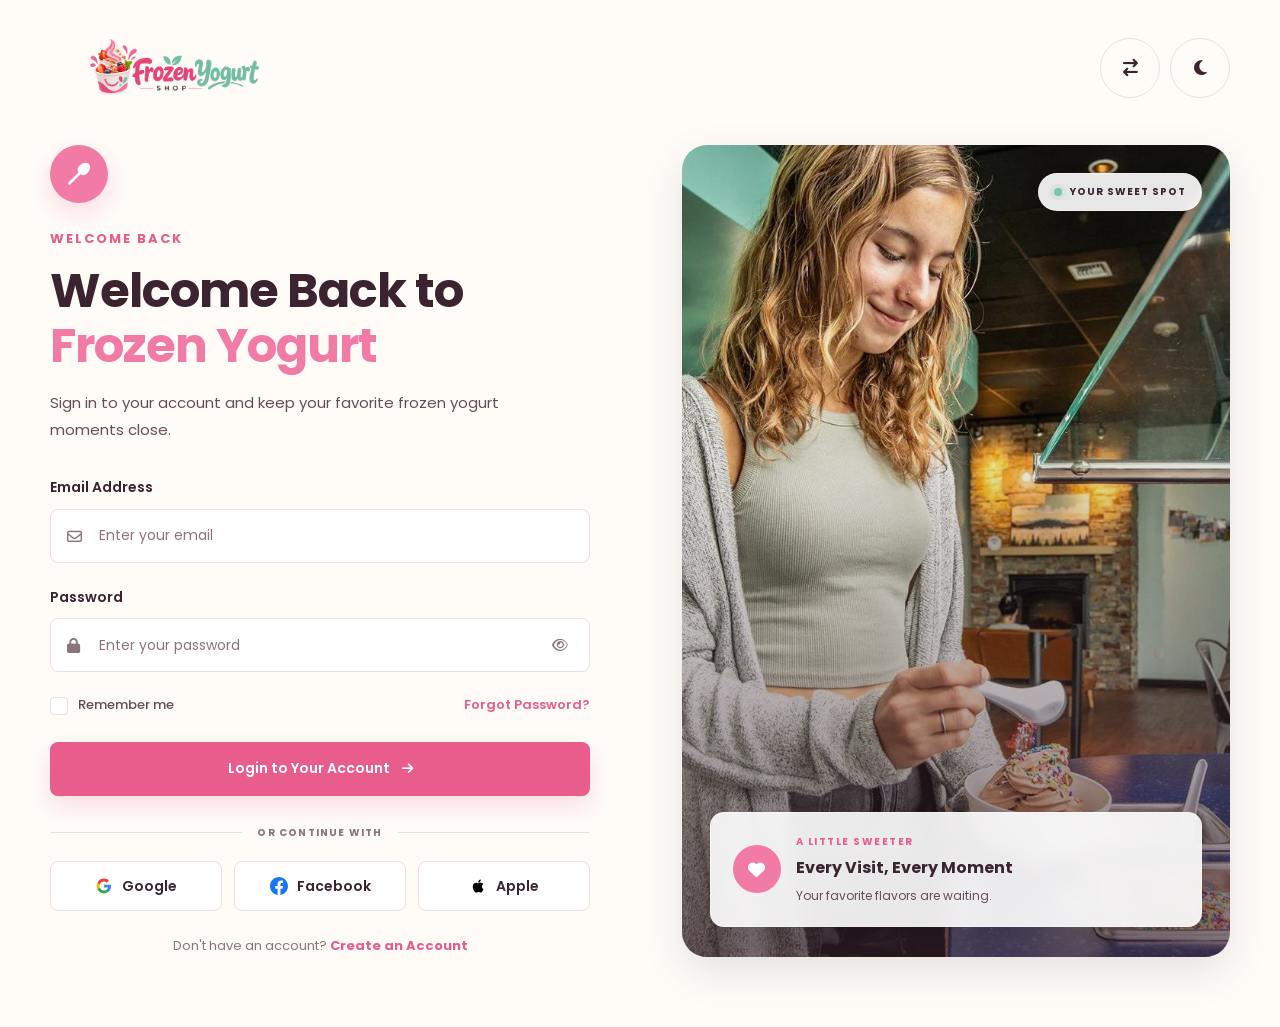
<file: login.html>
<!DOCTYPE html>

<html lang="en">

<head>
  <meta charset="UTF-8">
  <meta name="viewport" content="width=device-width, initial-scale=1.0">
  <title>Froyo Bliss | Frozen Yogurt Shop</title>

  <!-- Favicon -->

  <link rel="icon" type="image/png" href="images/logo.png">

  <!-- Google Fonts -->

  <link rel="preconnect" href="https://fonts.googleapis.com">
  <link rel="preconnect" href="https://fonts.gstatic.com" crossorigin>
  <link href="https://fonts.googleapis.com/css2?family=Poppins:wght@300;400;500;600;700;800&display=swap" rel="stylesheet">

  <!-- Font Awesome -->

  <link rel="stylesheet" href="https://cdnjs.cloudflare.com/ajax/libs/font-awesome/6.7.2/css/all.min.css">

  <!-- CSS -->

  <link rel="stylesheet" href="css/style.css">
  <link rel="stylesheet" href="css/responsive.css">
</head>

<body>

<!=========================================================
   LOGIN PAGE
   PART 1 — HTML
   NO HEADER
========================================================= !>

<section class="login-section" id="loginSection">

    <div class="login-container">


        <!-- =================================================
             TOP AUTH CONTROLS
             Logo + RTL + Dark Mode
        ================================================== -->

        <div class="login-top-bar">

            <!-- Logo -->
            <a href="index.html" class="login-logo">

                <img
                    src="images/logo.png"
                    alt="Frozen Yogurt Shop"
                >

            </a>


            <!-- Controls -->
            <div class="login-auth-controls">

                <!-- RTL -->
                <button
                    type="button"
                    class="login-auth-control"
                    id="rtlToggle"
                    aria-label="Toggle RTL mode"
                    title="Toggle RTL"
                >
                    <i class="fa-solid fa-arrow-right-arrow-left"></i>
                    
                </button>


                <!-- Dark Mode -->
                <button
                    type="button"
                    class="login-auth-control"
                    id="darkModeToggle"
                    aria-label="Toggle dark mode"
                    title="Toggle Dark Mode"
                >
                    <i class="fa-solid fa-moon"></i>
                   
                </button>

            </div>

        </div>



        <!-- =================================================
             LOGIN CONTENT AREA
        ================================================== -->

        <div class="login-main">


            <!-- =================================================
                 LOGIN FORM CONTENT
            ================================================== -->

            <div class="login-content">


                <!-- Brand Mark -->
                <div class="login-brand-mark">

                    <i class="fa-solid fa-spoon"></i>

                </div>


                <!-- Eyebrow -->
                <span class="login-eyebrow">
                    WELCOME BACK
                </span>


                <!-- Heading -->
                <h1>
                    Welcome Back to
                    <span>Frozen Yogurt</span>
                </h1>


                <!-- Intro -->
                <p class="login-intro">
                    Sign in to your account and keep your favorite
                    frozen yogurt moments close.
                </p>


                <!-- =================================================
                     LOGIN FORM
                ================================================== -->

                <form
                    class="login-form"
                    id="loginForm"
                >


                    <!-- Email -->
                    <div class="login-form-group">

                        <label for="loginEmail">
                            Email Address
                        </label>

                        <div class="login-input-wrap">

                            <i class="fa-regular fa-envelope"></i>

                            <input
                                type="email"
                                id="loginEmail"
                                name="email"
                                placeholder="Enter your email"
                                autocomplete="email"
                                required
                            >

                        </div>

                    </div>


                    <!-- Password -->
                    <div class="login-form-group">

                        <div class="login-password-label">

                            <label for="loginPassword">
                                Password
                            </label>

                            

                        </div>


                        <div class="login-input-wrap">

                            <i class="fa-solid fa-lock"></i>

                            <input
                                type="password"
                                id="loginPassword"
                                name="password"
                                placeholder="Enter your password"
                                autocomplete="current-password"
                                required
                            >

                            <button
                                type="button"
                                class="login-password-toggle"
                                id="loginPasswordToggle"
                                aria-label="Show password"
                            >
                                <i class="fa-regular fa-eye"></i>
                            </button>

                        </div>

                    </div>


                    <!-- Remember Me -->
                    <div class="login-form-options">

                        <label class="login-remember">

                            <input
                                type="checkbox"
                                id="loginRemember"
                                name="remember"
                            >

                            <span class="login-custom-checkbox"></span>

                            <span class="login-remember-text">
                                Remember me
                            </span>

                        </label>
                        <a
                                href="#"
                                class="login-forgot-link"
                            >
                                Forgot Password?
                            </a>

                    </div>


                    <!-- Login Button -->
                    <button
                        type="submit"
                        class="login-submit"
                    >

                        <span>
                            Login to Your Account
                        </span>

                        <i class="fa-solid fa-arrow-right"></i>

                    </button>


                    <!-- Divider -->
                    <div class="login-divider">

                        <span>
                            OR CONTINUE WITH
                        </span>

                    </div>


                    <!-- =================================================
                         SOCIAL LOGIN
                    ================================================== -->

                    <div class="login-social-buttons">


                        <!-- Google -->
                        <button
                            type="button"
                            class="login-social-button login-social-google"
                            aria-label="Continue with Google"
                        >

                            <svg
                                class="login-social-svg"
                                viewBox="0 0 24 24"
                                aria-hidden="true"
                            >

                                <path
                                    fill="#4285F4"
                                    d="M21.35 12.27c0-.71-.06-1.39-.18-2.04H12v3.86h5.24a4.48 4.48 0 0 1-1.94 2.94v2.45h3.14c1.84-1.69 2.91-4.18 2.91-7.21Z"
                                />

                                <path
                                    fill="#34A853"
                                    d="M12 21.84c2.63 0 4.84-.87 6.45-2.36l-3.14-2.45c-.87.58-1.98.92-3.31.92-2.54 0-4.7-1.72-5.47-4.03H3.29v2.53A9.75 9.75 0 0 0 12 21.84Z"
                                />

                                <path
                                    fill="#FBBC05"
                                    d="M6.53 13.92A5.86 5.86 0 0 1 6.23 12c0-.67.12-1.32.3-1.92V7.55H3.29A9.75 9.75 0 0 0 2.25 12c0 1.57.38 3.05 1.04 4.45l3.24-2.53Z"
                                />

                                <path
                                    fill="#EA4335"
                                    d="M12 6.05c1.43 0 2.71.49 3.72 1.45l2.79-2.79C16.84 3.14 14.63 2.16 12 2.16a9.75 9.75 0 0 0-8.71 5.39l3.24 2.53C7.3 7.77 9.46 6.05 12 6.05Z"
                                />

                            </svg>

                            <span>Google</span>

                        </button>


                        <!-- Facebook -->
                        <button
                            type="button"
                            class="login-social-button login-social-facebook"
                            aria-label="Continue with Facebook"
                        >

                            <svg
                                class="login-social-svg"
                                viewBox="0 0 24 24"
                                aria-hidden="true"
                            >

                                <path
                                    fill="#1877F2"
                                    d="M24 12.07C24 5.4 18.63 0 12 0S0 5.4 0 12.07C0 18.1 4.39 23.1 10.13 24v-8.44H7.08v-3.49h3.05V9.41c0-3.04 1.79-4.73 4.54-4.73 1.31 0 2.68.24 2.68.24v2.97h-1.51c-1.49 0-1.95.93-1.95 1.88v2.3h3.32l-.53 3.49h-2.79V24C19.61 23.1 24 18.1 24 12.07Z"
                                />

                            </svg>

                            <span>Facebook</span>

                        </button>


                        <!-- Apple -->
                        <button
                            type="button"
                            class="login-social-button login-social-apple"
                            aria-label="Continue with Apple"
                        >

                            <svg
                                class="login-social-svg"
                                viewBox="0 0 24 24"
                                aria-hidden="true"
                            >

                                <path
                                    fill="#000000"
                                    d="M17.05 12.54c-.02-2.18 1.78-3.23 1.86-3.28a4.1 4.1 0 0 0-3.23-1.75c-1.36-.14-2.66.81-3.35.81-.7 0-1.78-.8-2.92-.78a4.3 4.3 0 0 0-3.62 2.21c-1.56 2.7-.4 6.68 1.1 8.87.75 1.07 1.62 2.26 2.78 2.22 1.12-.05 1.54-.72 2.9-.72 1.35 0 1.73.72 2.91.7 1.2-.02 1.96-1.08 2.69-2.16a8.82 8.82 0 0 0 1.23-2.5 3.88 3.88 0 0 1-2.35-3.62Z"
                                />

                                <path
                                    fill="#000000"
                                    d="M14.85 6.08c.61-.74 1.02-1.77.91-2.8-.88.04-1.95.59-2.58 1.33-.56.65-1.05 1.69-.92 2.68.98.08 1.98-.5 2.59-1.21Z"
                                />

                            </svg>

                            <span>Apple</span>

                        </button>

                    </div>


                    <!-- Register -->
                    <p class="login-register-text">

                        Don't have an account?

                        <a href="register.html">
                            Create an Account
                        </a>

                    </p>

                </form>

            </div>



            <!-- =================================================
                 LOGIN VISUAL
            ================================================== -->

            <div class="login-visual">

                <div class="login-image">

                    <img
                        src="images/login.jpg"
                        alt="Frozen yogurt dessert"
                        loading="eager"
                    >

                </div>

                <div class="login-image-overlay"></div>


                <!-- Visual Card -->
                <div class="login-visual-card">

                    <div class="login-visual-icon">
                        <i class="fa-solid fa-heart"></i>
                    </div>

                    <div class="login-visual-card-content">

                        <span>
                            A LITTLE SWEETER
                        </span>

                        <strong>
                            Every Visit, Every Moment
                        </strong>

                        <small>
                            Your favorite flavors are waiting.
                        </small>

                    </div>

                </div>


                <!-- Flavor Badge -->
                <div class="login-flavor-badge">

                    <span class="login-flavor-dot"></span>

                    <span>
                        YOUR SWEET SPOT
                    </span>

                </div>

            </div>

        </div>

    </div>

</section>

<!-- JS -->

  <script src="js/script.js"></script>

</body>
</html>
</file>
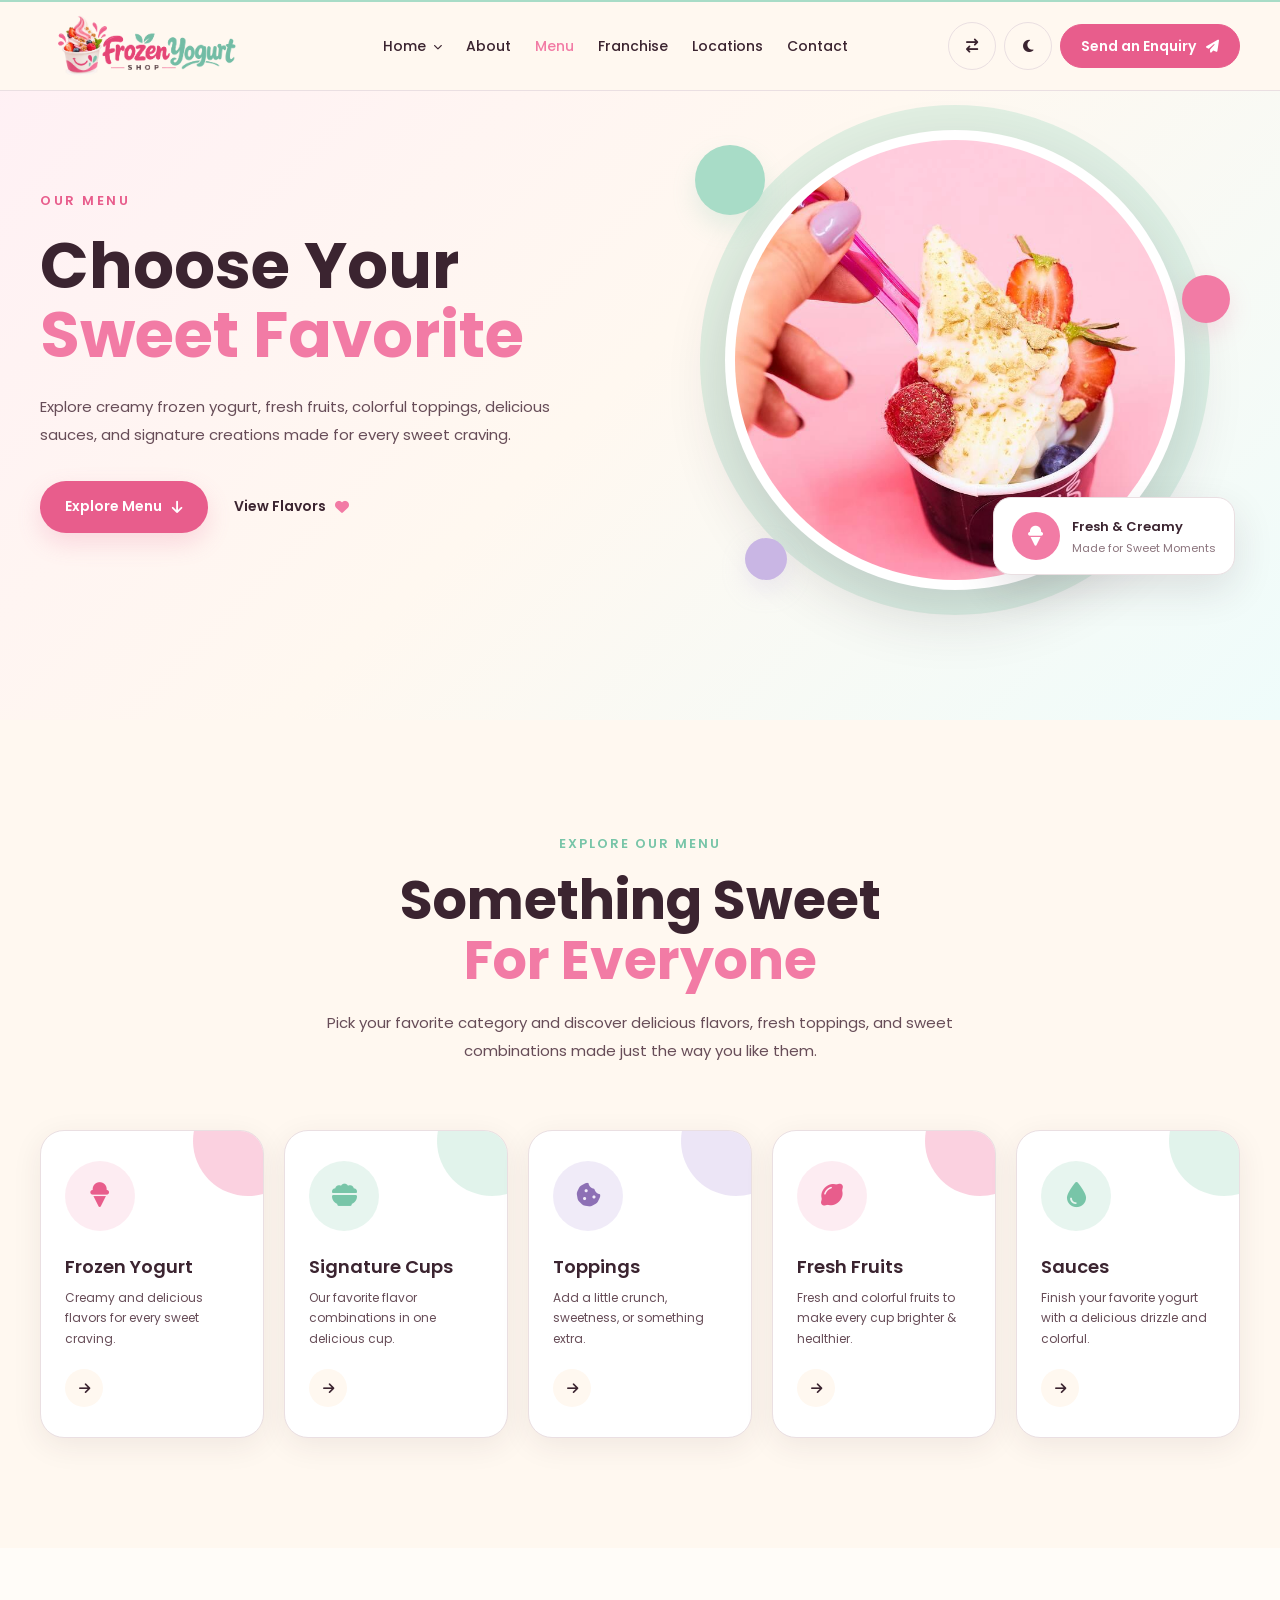
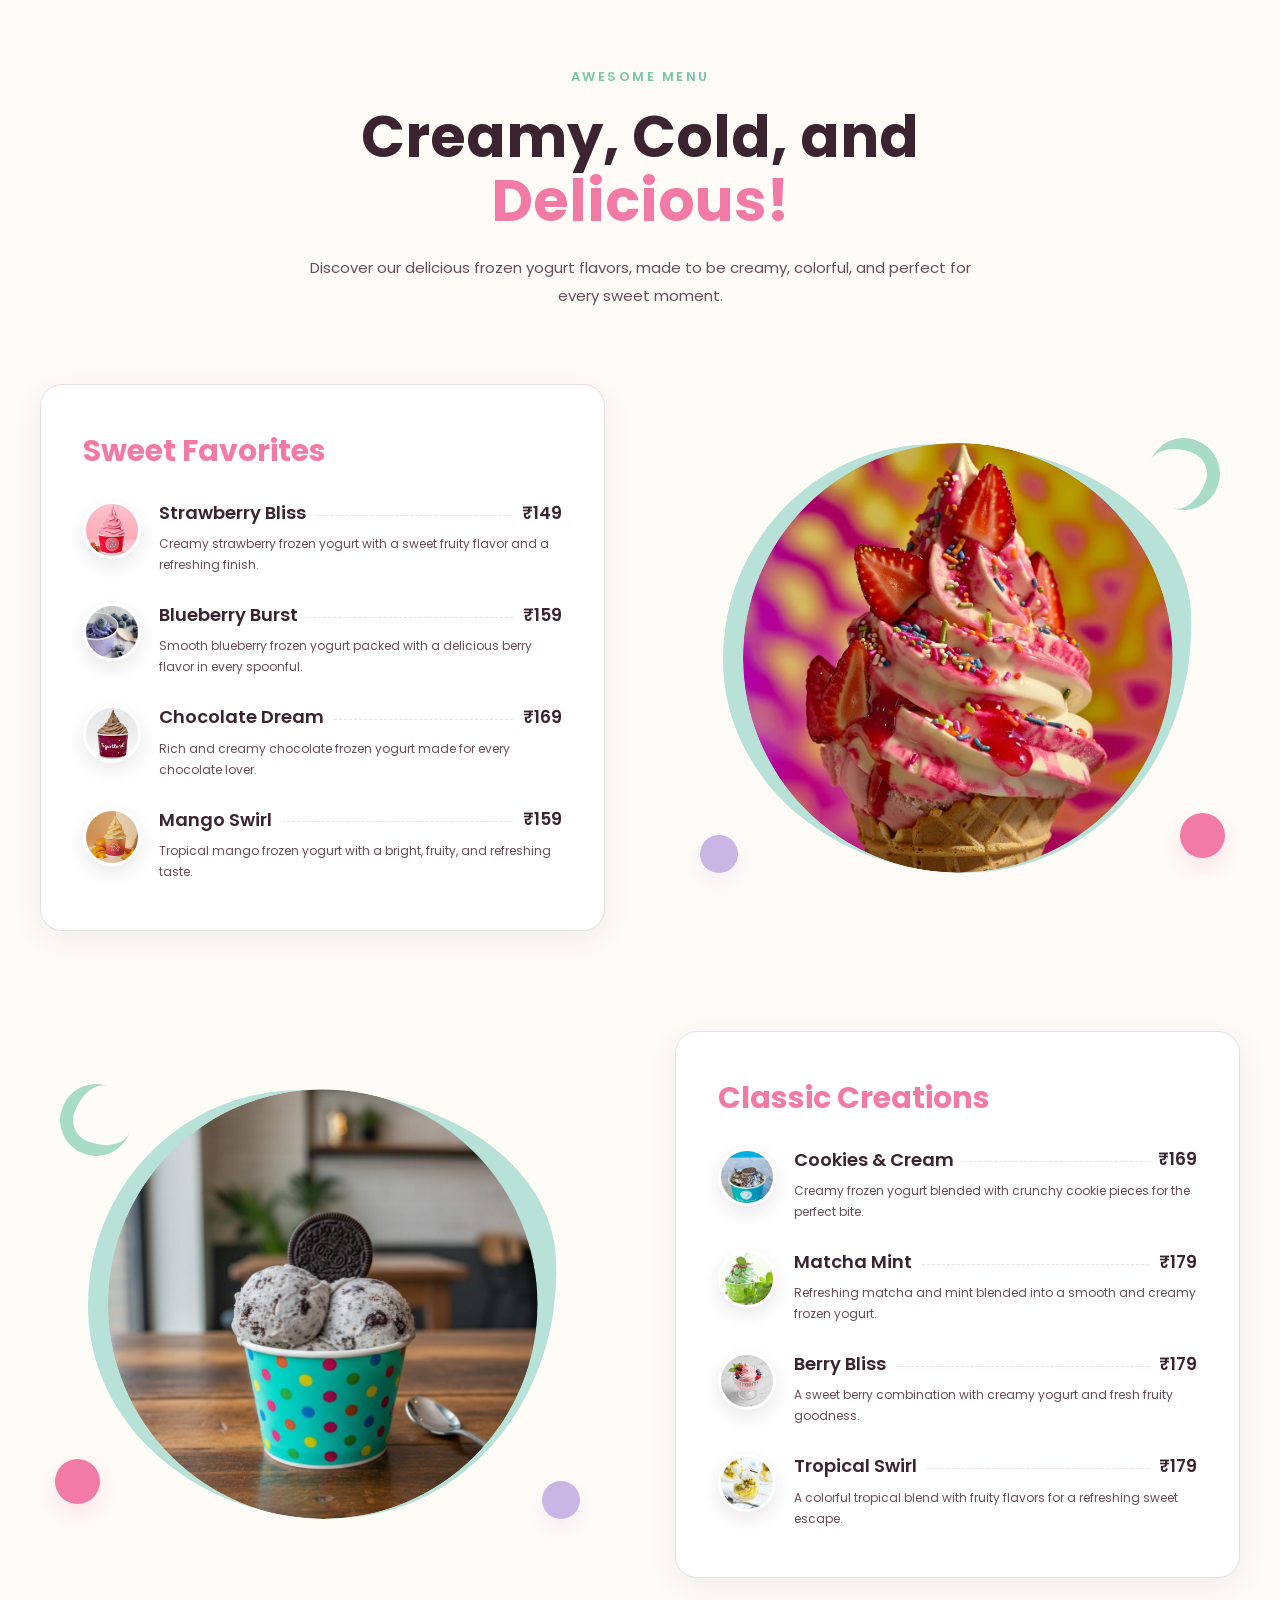
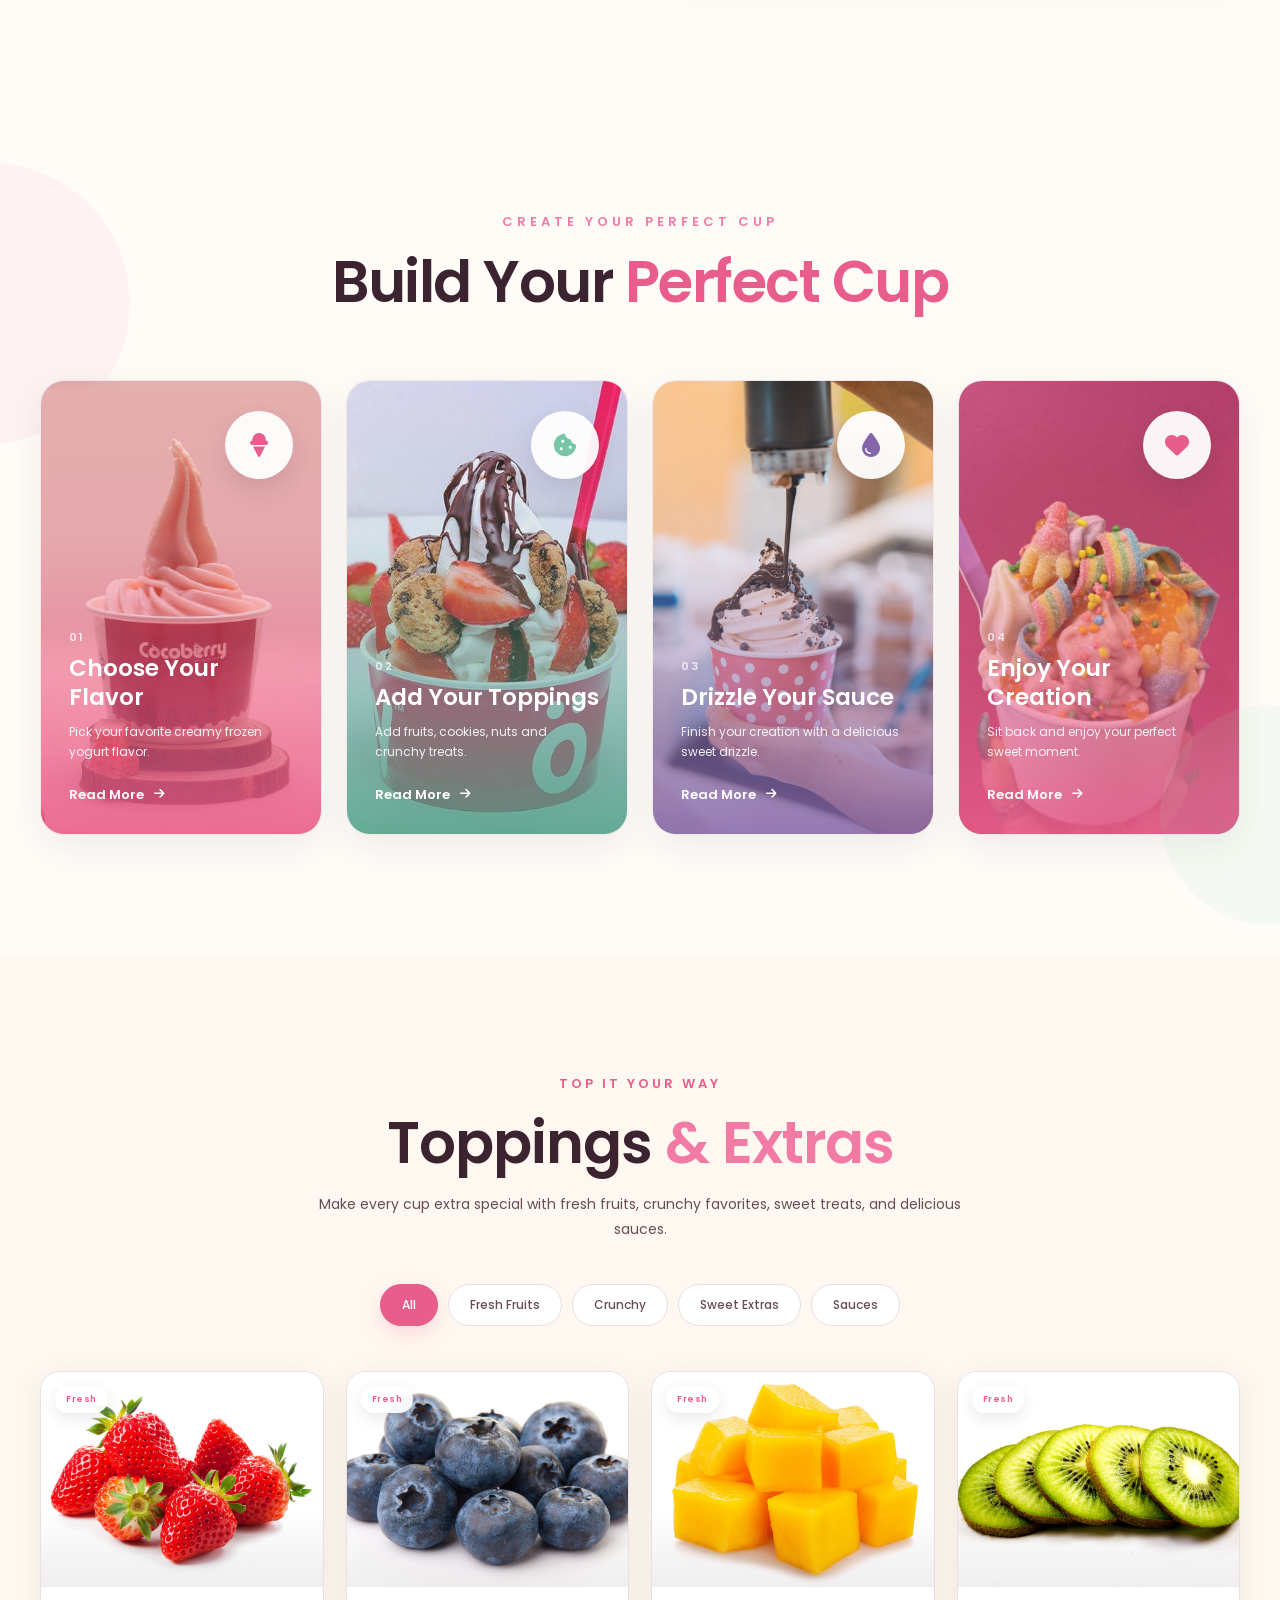
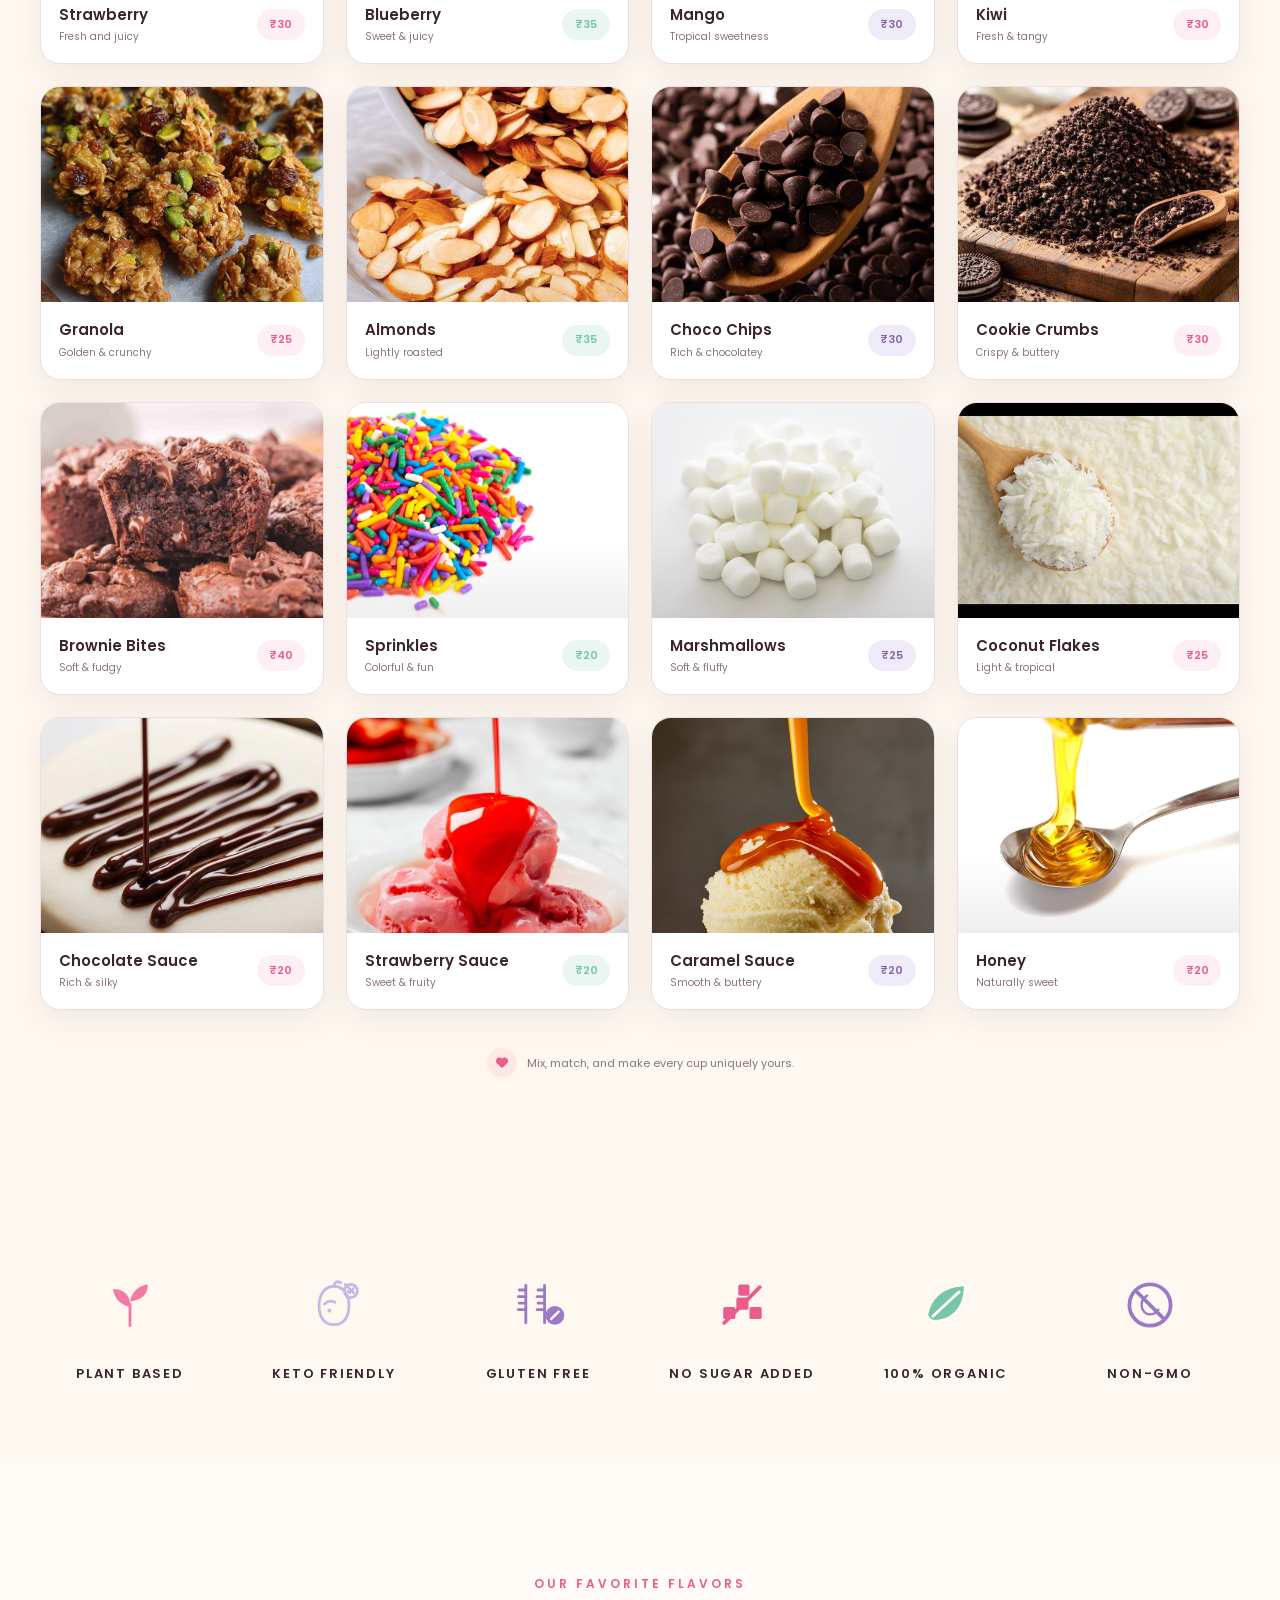
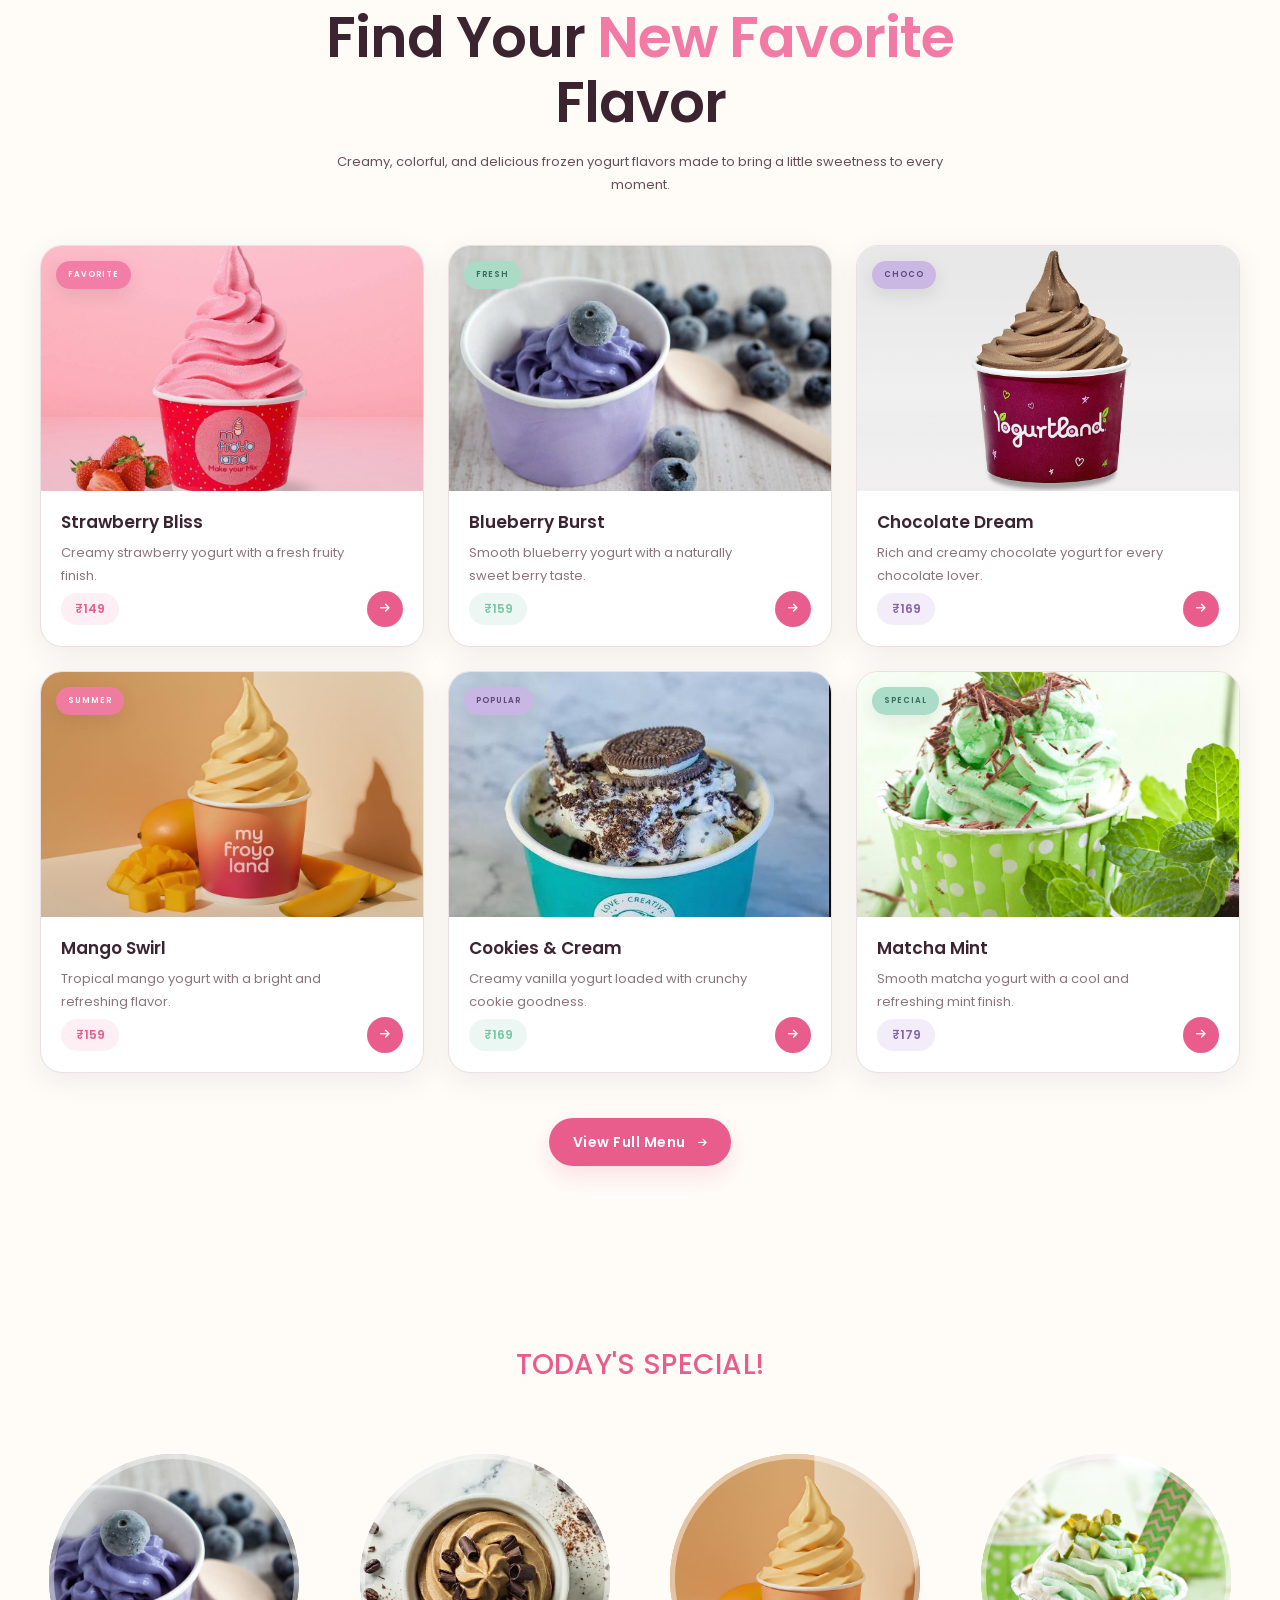
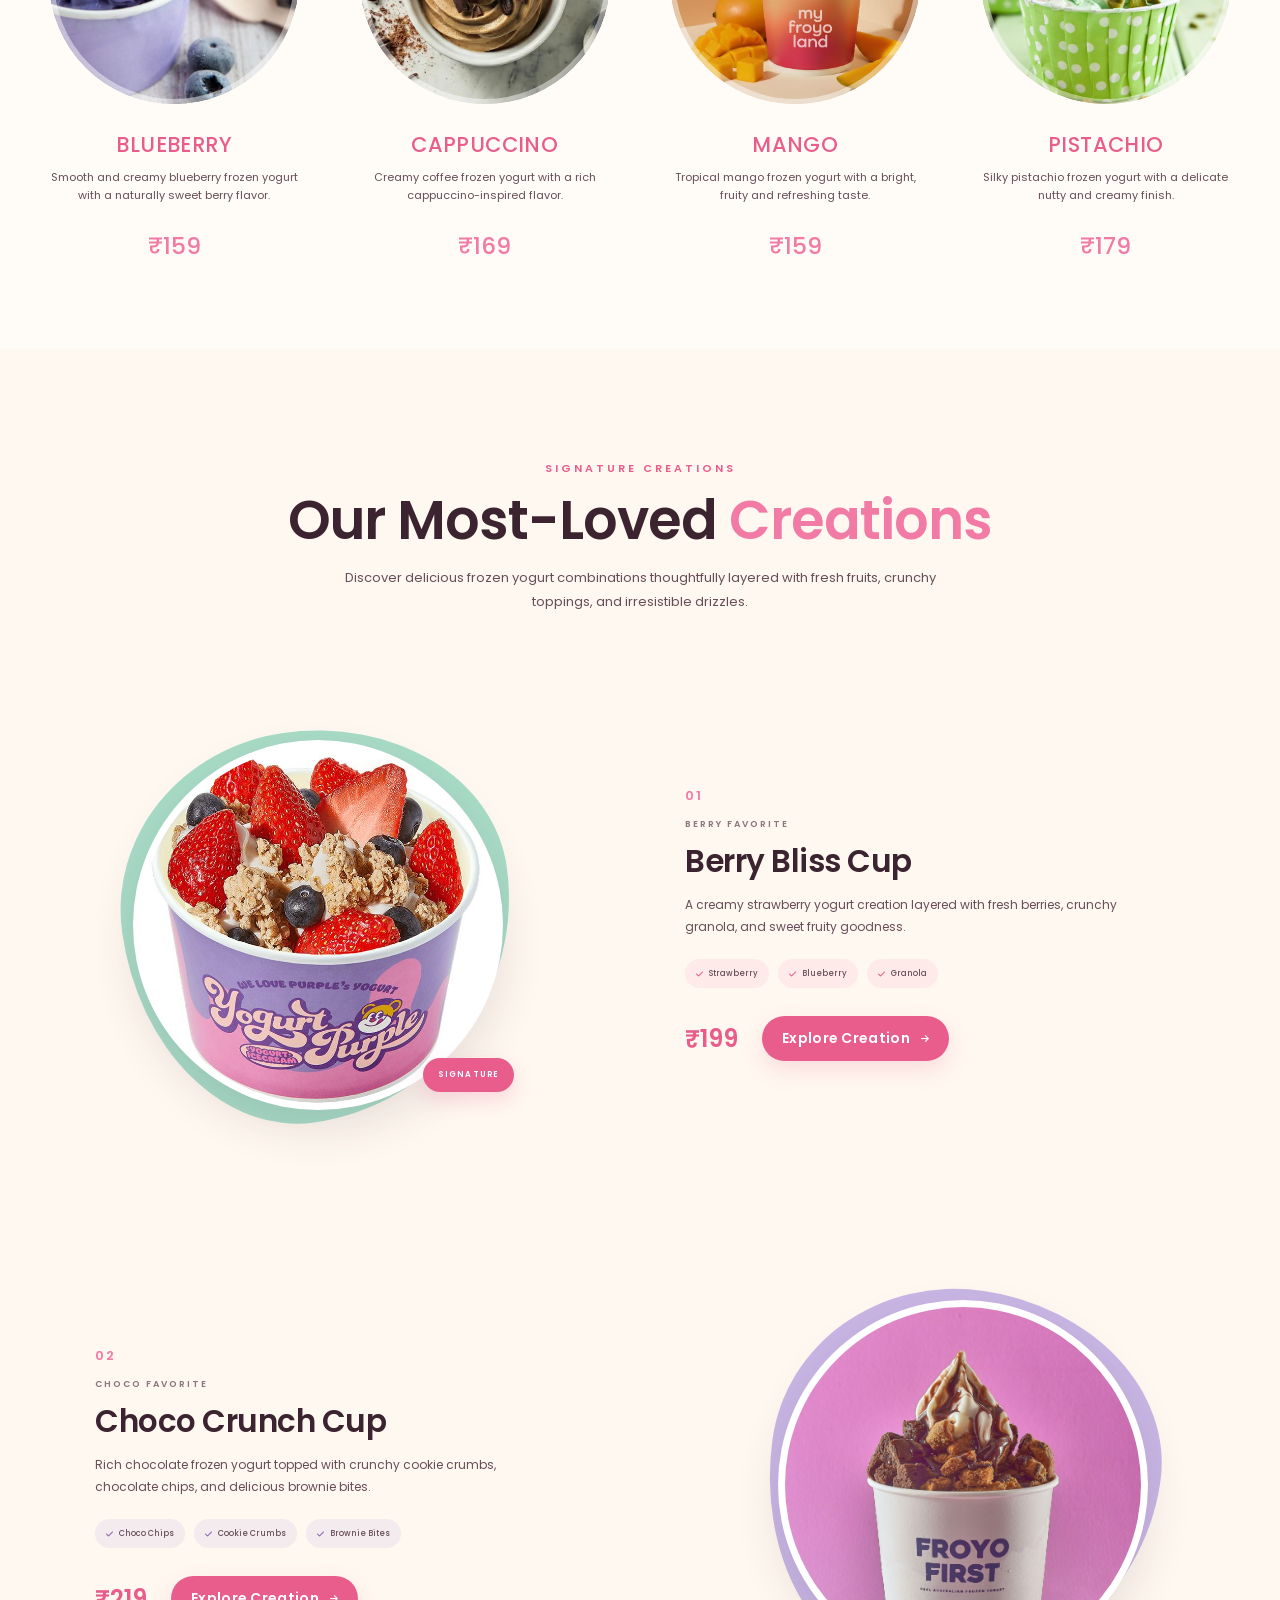
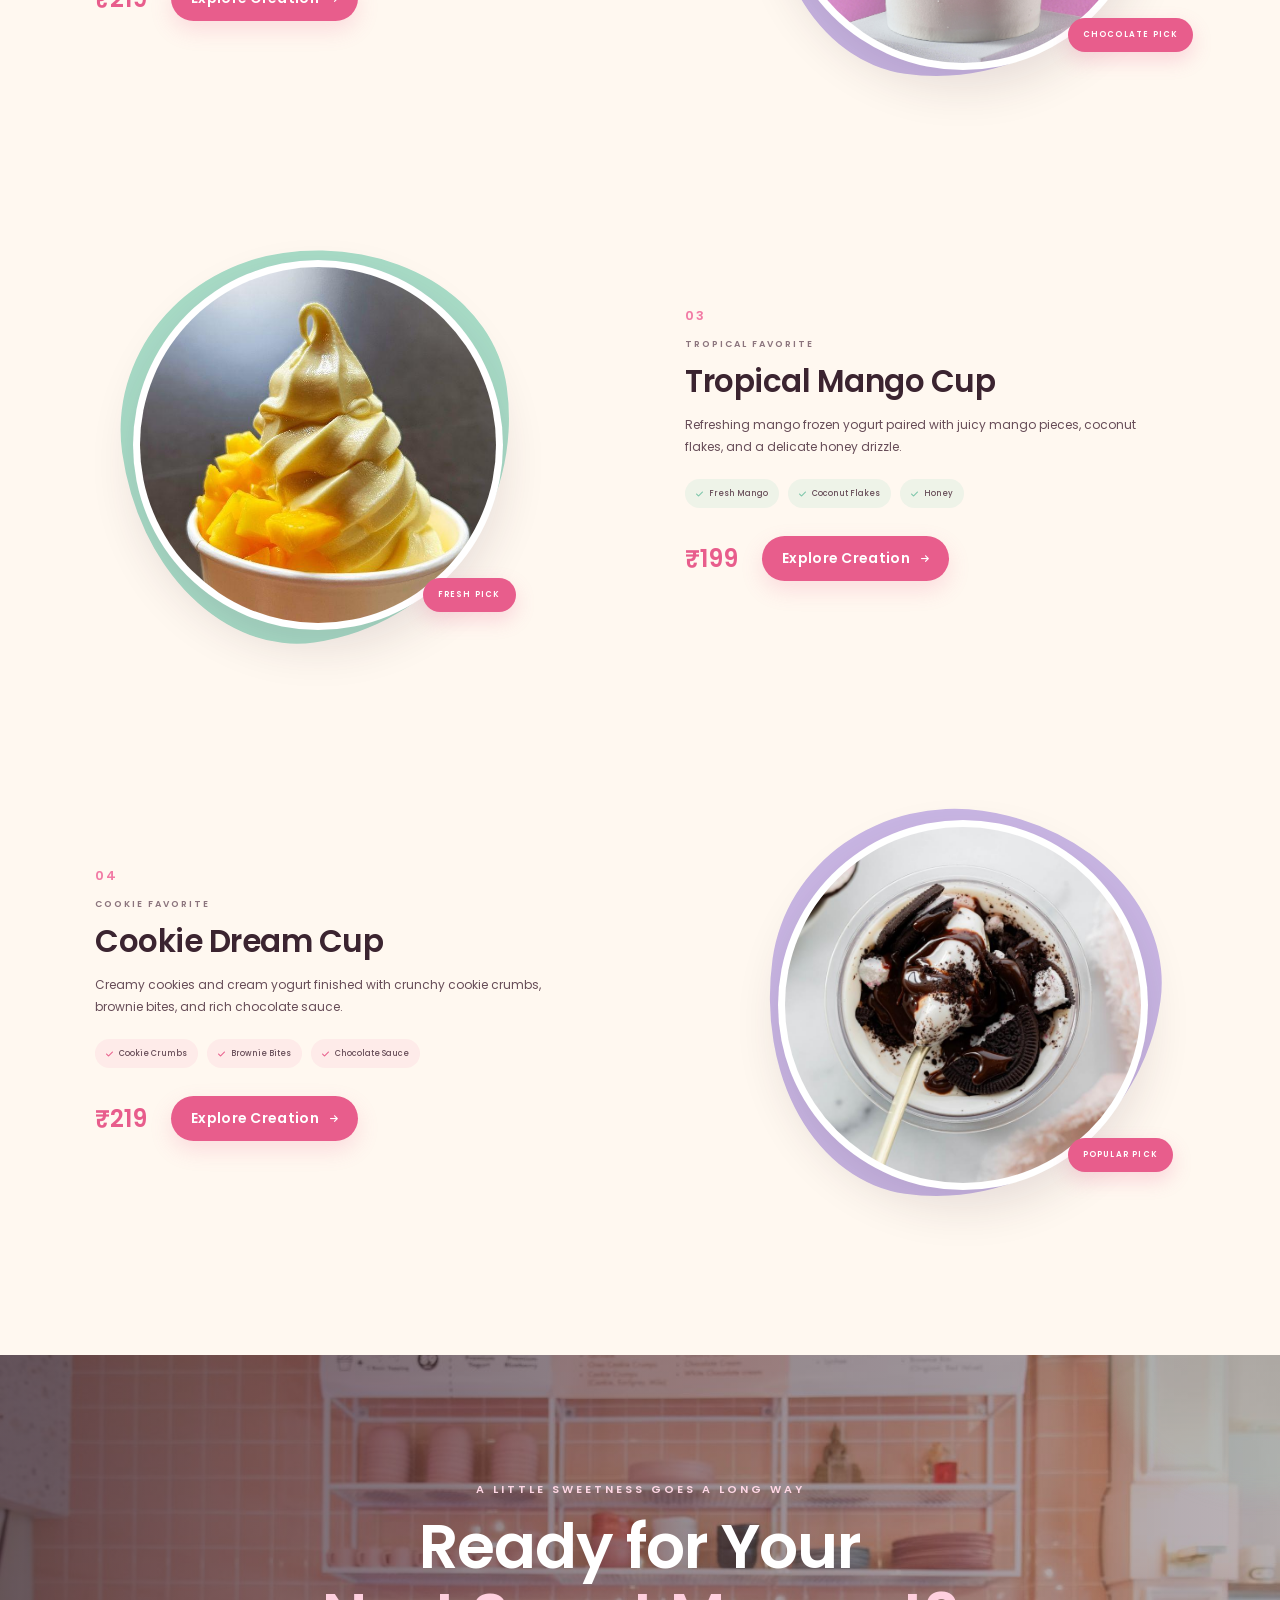
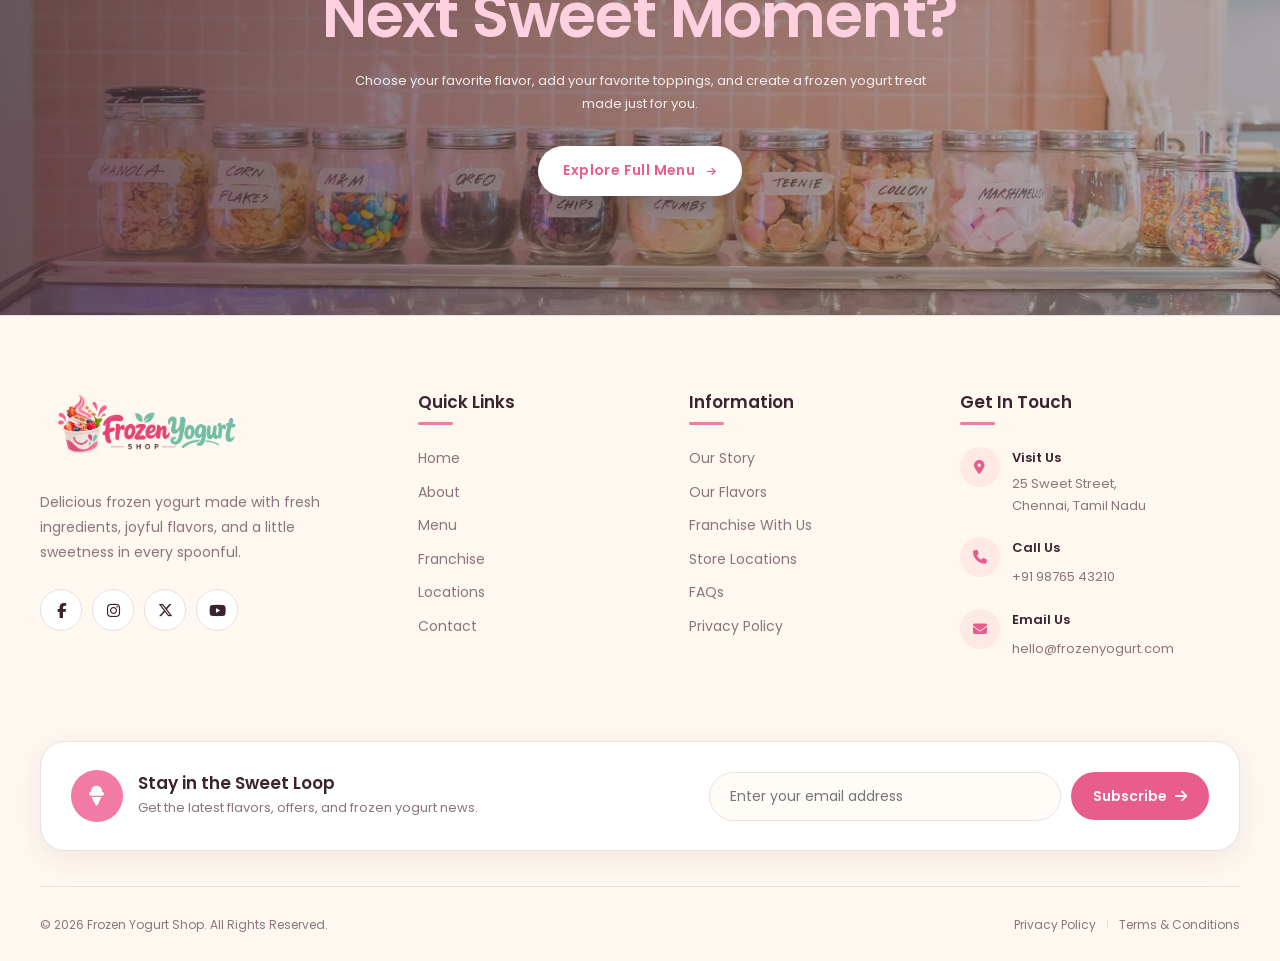
<file: menu.html>
<!DOCTYPE html>

<html lang="en">

<head>
  <meta charset="UTF-8">
  <meta name="viewport" content="width=device-width, initial-scale=1.0">
  <title>Froyo Bliss | Frozen Yogurt Shop</title>

  <!-- Favicon -->

  <link rel="icon" type="image/png" href="images/logo.png">

  <!-- Google Fonts -->

  <link rel="preconnect" href="https://fonts.googleapis.com">
  <link rel="preconnect" href="https://fonts.gstatic.com" crossorigin>
  <link href="https://fonts.googleapis.com/css2?family=Poppins:wght@300;400;500;600;700;800&display=swap" rel="stylesheet">

  <!-- Font Awesome -->

  <link rel="stylesheet" href="https://cdnjs.cloudflare.com/ajax/libs/font-awesome/6.7.2/css/all.min.css">

  <!-- CSS -->

  <link rel="stylesheet" href="css/style.css">
  <link rel="stylesheet" href="css/responsive.css">
</head>

<body>

<!-- =========================================================
     FROZEN YOGURT SHOP
     HEADER START
========================================================= -->

<header class="site-header" id="siteHeader">

    <div class="header-container">

        <!-- =================================================
             LOGO
        ================================================== -->

        <a
            href="index.html"
            class="site-logo"
            aria-label="Frozen Yogurt Shop Home"
        >

            <img
                src="images/logo.png"
                alt="Frozen Yogurt Shop Logo"
            >

        </a>


        <!-- =================================================
             MAIN NAVIGATION
        ================================================== -->

        <nav
            class="main-nav"
            id="mainNav"
            aria-label="Main Navigation"
        >

            <!-- =============================================
                 HOME DROPDOWN
            ============================================== -->

            <div class="nav-dropdown">

                <button
                    type="button"
                    class="nav-dropdown-toggle"
                    aria-expanded="false"
                    aria-haspopup="true"
                >

                    <span>Home</span>

                    <i
                        class="fa-solid fa-chevron-down"
                        aria-hidden="true"
                    ></i>

                </button>


                <div class="nav-dropdown-menu">

                    <a href="index.html">
                        Home 1
                    </a>

                    <a href="home2.html">
                        Home 2
                    </a>

                </div>

            </div>


            <!-- =============================================
                 ABOUT
            ============================================== -->

            <a
                href="about.html"
                class="nav-link"
            >
                About
            </a>


            <!-- =============================================
                 MENU
            ============================================== -->

            <a
                href="menu.html"
                class="nav-link active"
            >
                Menu
            </a>


            <!-- =============================================
                 FRANCHISE
            ============================================== -->

            <a
                href="franchise.html"
                class="nav-link"
            >
                Franchise
            </a>


            <!-- =============================================
                 LOCATIONS
            ============================================== -->

            <a
                href="locations.html"
                class="nav-link"
            >
                Locations
            </a>


            <!-- =============================================
                 CONTACT
            ============================================== -->

            <a
                href="contact.html"
                class="nav-link"
            >
                Contact
            </a>


            <!-- =============================================
                 HEADER CONTROLS
            ============================================== -->

            <div class="header-controls">

                <!-- =========================================
                     RTL BUTTON
                ========================================== -->

                <button
                    type="button"
                    class="header-control-btn rtl-toggle"
                    id="rtlToggle"
                    aria-label="Switch to RTL mode"
                    title="RTL Mode"
                >

                    <i
                        class="fa-solid fa-arrow-right-arrow-left"
                        aria-hidden="true"
                    ></i>

                </button>


                <!-- =========================================
                     DARK MODE BUTTON
                ========================================== -->

                <button
                    type="button"
                    class="header-control-btn dark-mode-toggle"
                    id="darkModeToggle"
                    aria-label="Enable dark mode"
                    title="Dark Mode"
                >

                    <i
                        class="fa-solid fa-moon"
                        aria-hidden="true"
                    ></i>

                </button>


                <!-- =========================================
                     LOGIN BUTTON
                ========================================== -->

                <!-- ENQUIRY BUTTON -->
<a href="enquiry.html" class="header-enquiry-btn">
    <span>Send an Enquiry</span>
    <i class="fa-solid fa-paper-plane"></i>
</a>

            </div>

        </nav>


        <!-- =================================================
             HAMBURGER BUTTON
        ================================================== -->

        <button
            type="button"
            class="menu-toggle"
            id="menuToggle"
            aria-label="Open navigation menu"
            aria-expanded="false"
            aria-controls="mainNav"
        >

            <i
                class="fa-solid fa-bars"
                aria-hidden="true"
            ></i>

        </button>

    </div>

</header>
<!-- =========================================================
     MENU HERO SECTION
========================================================= -->

<section class="menu-hero" id="menuHero">

    <div class="menu-hero-overlay"></div>

    <div class="menu-hero-container">

        <!-- HERO CONTENT -->
        <div class="menu-hero-content">

            <span class="menu-hero-label">
                OUR MENU
            </span>

            <h1>
                Choose Your
                <span>Sweet Favorite</span>
            </h1>

            <p>
                Explore creamy frozen yogurt, fresh fruits,
                colorful toppings, delicious sauces, and
                signature creations made for every sweet craving.
            </p>

            <div class="menu-hero-buttons">

                <a href="#menuCategories" class="menu-hero-btn">
                    Explore Menu
                    <i class="fa-solid fa-arrow-down" aria-hidden="true"></i>
                </a>

                <a href="#menuFeatured" class="menu-hero-link">
                    View Flavors
                    <i class="fa-solid fa-heart" aria-hidden="true"></i>
                </a>

            </div>

        </div>


        <!-- HERO IMAGE -->
        <div class="menu-hero-image-area">

            <span class="menu-hero-decoration menu-hero-decoration-one"></span>

            <span class="menu-hero-decoration menu-hero-decoration-two"></span>

            <span class="menu-hero-decoration menu-hero-decoration-three"></span>

            <div class="menu-hero-image">

                <img
                    src="images/menu-hero.jpg"
                    alt="Delicious frozen yogurt with fresh fruits and toppings"
                >

            </div>

            <!-- FLOATING BADGE -->
            <div class="menu-hero-badge">

                <i class="fa-solid fa-ice-cream" aria-hidden="true"></i>

                <div>
                    <strong>Fresh & Creamy</strong>
                    <span>Made for Sweet Moments</span>
                </div>

            </div>

        </div>

    </div>

</section>


<!-- =========================================================
     MENU CATEGORIES SECTION
========================================================= -->

<section class="menu-categories" id="menuCategories">

    <div class="menu-categories-container">

        <!-- SECTION HEADING -->
        <div class="menu-categories-heading">

            <span class="menu-categories-label">
                EXPLORE OUR MENU
            </span>

            <h2>
                Something Sweet
                <span>For Everyone</span>
            </h2>

            <p>
                Pick your favorite category and discover delicious
                flavors, fresh toppings, and sweet combinations
                made just the way you like them.
            </p>

        </div>


        <!-- CATEGORY CARDS -->
        <div class="menu-categories-grid">


            <!-- CATEGORY 1 -->
            <a
                href="#menuFeatured"
                class="menu-category-card menu-category-pink"
            >

                <div class="menu-category-icon">

                    <i
                        class="fa-solid fa-ice-cream"
                        aria-hidden="true"
                    ></i>

                </div>

                <div class="menu-category-content">

                    <h3>Frozen Yogurt</h3>

                    <p>
                        Creamy and delicious flavors
                        for every sweet craving.
                    </p>

                </div>

                <span class="menu-category-arrow">

                    <i
                        class="fa-solid fa-arrow-right"
                        aria-hidden="true"
                    ></i>

                </span>

            </a>


            <!-- CATEGORY 2 -->
            <a
                href="#menuCombos"
                class="menu-category-card menu-category-mint"
            >

                <div class="menu-category-icon">

                    <i
                        class="fa-solid fa-bowl-food"
                        aria-hidden="true"
                    ></i>

                </div>

                <div class="menu-category-content">

                    <h3>Signature Cups</h3>

                    <p>
                        Our favorite flavor combinations
                        in one delicious cup.
                    </p>

                </div>

                <span class="menu-category-arrow">

                    <i
                        class="fa-solid fa-arrow-right"
                        aria-hidden="true"
                    ></i>

                </span>

            </a>


            <!-- CATEGORY 3 -->
            <a
                href="#menuToppings"
                class="menu-category-card menu-category-lavender"
            >

                <div class="menu-category-icon">

                    <i
                        class="fa-solid fa-cookie-bite"
                        aria-hidden="true"
                    ></i>

                </div>

                <div class="menu-category-content">

                    <h3>Toppings</h3>

                    <p>
                        Add a little crunch, sweetness,
                        or something extra.
                    </p>

                </div>

                <span class="menu-category-arrow">

                    <i
                        class="fa-solid fa-arrow-right"
                        aria-hidden="true"
                    ></i>

                </span>

            </a>


            <!-- CATEGORY 4 -->
            <a
                href="#menuToppings"
                class="menu-category-card menu-category-pink"
            >

                <div class="menu-category-icon">

                    <i
                        class="fa-solid fa-lemon"
                        aria-hidden="true"
                    ></i>

                </div>

                <div class="menu-category-content">

                    <h3>Fresh Fruits</h3>

                    <p>
                        Fresh and colorful fruits to make
                        every cup brighter & healthier.
                    </p>

                </div>

                <span class="menu-category-arrow">

                    <i
                        class="fa-solid fa-arrow-right"
                        aria-hidden="true"
                    ></i>

                </span>

            </a>


            <!-- CATEGORY 5 -->
            <a
                href="#menuToppings"
                class="menu-category-card menu-category-mint"
            >

                <div class="menu-category-icon">

                    <i
                        class="fa-solid fa-droplet"
                        aria-hidden="true"
                    ></i>

                </div>

                <div class="menu-category-content">

                    <h3>Sauces</h3>

                    <p>
                        Finish your favorite yogurt
                        with a delicious drizzle and colorful.
                    </p>

                </div>

                <span class="menu-category-arrow">

                    <i
                        class="fa-solid fa-arrow-right"
                        aria-hidden="true"
                    ></i>

                </span>

            </a>

        </div>

    </div>

</section>
<!-- =========================================================
     FEATURED FLAVORS SECTION
========================================================= -->

<section class="menu-featured" id="menuFeatured">

    <div class="menu-featured-container">

        <!-- =================================================
             SECTION HEADING
        ================================================== -->

        <div class="menu-featured-heading">

            <span class="menu-featured-label">
                AWESOME MENU
            </span>

            <h2>
                Creamy, Cold, and
                <span>Delicious!</span>
            </h2>

            <p>
                Discover our delicious frozen yogurt flavors,
                made to be creamy, colorful, and perfect for
                every sweet moment.
            </p>

        </div>


        <!-- =================================================
             FEATURED ROW 1
        ================================================== -->

        <div class="menu-featured-row">


            <!-- MENU LIST -->

            <div class="menu-featured-list">

                <h3 class="menu-featured-list-title">
                    Sweet Favorites
                </h3>


                <!-- STRAWBERRY -->

                <div class="menu-flavor-item">

                    <div class="menu-flavor-image">
                        <img
                            src="images/flavor-strawberry.jpg"
                            alt="Strawberry Bliss frozen yogurt"
                        >
                    </div>

                    <div class="menu-flavor-info">

                        <div class="menu-flavor-title">

                            <h4>Strawberry Bliss</h4>

                            <span class="menu-flavor-dots"></span>

                            <strong>₹149</strong>

                        </div>

                        <p>
                            Creamy strawberry frozen yogurt
                            with a sweet fruity flavor and
                            a refreshing finish.
                        </p>

                    </div>

                </div>


                <!-- BLUEBERRY -->

                <div class="menu-flavor-item">

                    <div class="menu-flavor-image">
                        <img
                            src="images/flavor-blueberry.jpg"
                            alt="Blueberry Burst frozen yogurt"
                        >
                    </div>

                    <div class="menu-flavor-info">

                        <div class="menu-flavor-title">

                            <h4>Blueberry Burst</h4>

                            <span class="menu-flavor-dots"></span>

                            <strong>₹159</strong>

                        </div>

                        <p>
                            Smooth blueberry frozen yogurt
                            packed with a delicious berry
                            flavor in every spoonful.
                        </p>

                    </div>

                </div>


                <!-- CHOCOLATE -->

                <div class="menu-flavor-item">

                    <div class="menu-flavor-image">
                        <img
                            src="images/flavor-chocolate.jpg"
                            alt="Chocolate Dream frozen yogurt"
                        >
                    </div>

                    <div class="menu-flavor-info">

                        <div class="menu-flavor-title">

                            <h4>Chocolate Dream</h4>

                            <span class="menu-flavor-dots"></span>

                            <strong>₹169</strong>

                        </div>

                        <p>
                            Rich and creamy chocolate frozen
                            yogurt made for every chocolate
                            lover.
                        </p>

                    </div>

                </div>


                <!-- MANGO -->

                <div class="menu-flavor-item">

                    <div class="menu-flavor-image">
                        <img
                            src="images/flavor-mango.jpg"
                            alt="Mango Swirl frozen yogurt"
                        >
                    </div>

                    <div class="menu-flavor-info">

                        <div class="menu-flavor-title">

                            <h4>Mango Swirl</h4>

                            <span class="menu-flavor-dots"></span>

                            <strong>₹159</strong>

                        </div>

                        <p>
                            Tropical mango frozen yogurt
                            with a bright, fruity, and
                            refreshing taste.
                        </p>

                    </div>

                </div>

            </div>


            <!-- IMAGE AREA -->

            <div class="menu-featured-image-area">

                <div class="menu-featured-shape"></div>

                <div class="menu-featured-image">

                    <img
                        src="images/menu-featured-1.jpg"
                        alt="Strawberry frozen yogurt cone"
                    >

                </div>

                <span class="menu-featured-decoration menu-featured-decoration-one"></span>

                <span class="menu-featured-decoration menu-featured-decoration-two"></span>

                <span class="menu-featured-decoration menu-featured-decoration-three"></span>

            </div>

        </div>


        <!-- =================================================
             FEATURED ROW 2
        ================================================== -->

        <div class="menu-featured-row menu-featured-row-reverse">


            <!-- IMAGE AREA -->

            <div class="menu-featured-image-area">

                <div class="menu-featured-shape"></div>

                <div class="menu-featured-image">

                    <img
                        src="images/menu-featured-2.jpg"
                        alt="Chocolate and fruit frozen yogurt cup"
                    >

                </div>

                <span class="menu-featured-decoration menu-featured-decoration-one"></span>

                <span class="menu-featured-decoration menu-featured-decoration-two"></span>

                <span class="menu-featured-decoration menu-featured-decoration-three"></span>

            </div>


            <!-- MENU LIST -->

            <div class="menu-featured-list">

                <h3 class="menu-featured-list-title">
                    Classic Creations
                </h3>


                <!-- COOKIES -->

                <div class="menu-flavor-item">

                    <div class="menu-flavor-image">
                        <img
                            src="images/flavor-cookies.jpg"
                            alt="Cookies and Cream frozen yogurt"
                        >
                    </div>

                    <div class="menu-flavor-info">

                        <div class="menu-flavor-title">

                            <h4>Cookies &amp; Cream</h4>

                            <span class="menu-flavor-dots"></span>

                            <strong>₹169</strong>

                        </div>

                        <p>
                            Creamy frozen yogurt blended
                            with crunchy cookie pieces
                            for the perfect bite.
                        </p>

                    </div>

                </div>


                <!-- MATCHA -->

                <div class="menu-flavor-item">

                    <div class="menu-flavor-image">
                        <img
                            src="images/flavor-matcha.jpg"
                            alt="Matcha Mint frozen yogurt"
                        >
                    </div>

                    <div class="menu-flavor-info">

                        <div class="menu-flavor-title">

                            <h4>Matcha Mint</h4>

                            <span class="menu-flavor-dots"></span>

                            <strong>₹179</strong>

                        </div>

                        <p>
                            Refreshing matcha and mint
                            blended into a smooth and
                            creamy frozen yogurt.
                        </p>

                    </div>

                </div>


                <!-- BERRY BLISS -->

                <div class="menu-flavor-item">

                    <div class="menu-flavor-image">
                        <img
                            src="images/flavor-berry.jpg"
                            alt="Berry Bliss frozen yogurt"
                        >
                    </div>

                    <div class="menu-flavor-info">

                        <div class="menu-flavor-title">

                            <h4>Berry Bliss</h4>

                            <span class="menu-flavor-dots"></span>

                            <strong>₹179</strong>

                        </div>

                        <p>
                            A sweet berry combination with
                            creamy yogurt and fresh fruity
                            goodness.
                        </p>

                    </div>

                </div>


                <!-- TROPICAL -->

                <div class="menu-flavor-item">

                    <div class="menu-flavor-image">
                        <img
                            src="images/flavor-tropical.jpg"
                            alt="Tropical Swirl frozen yogurt"
                        >
                    </div>

                    <div class="menu-flavor-info">

                        <div class="menu-flavor-title">

                            <h4>Tropical Swirl</h4>

                            <span class="menu-flavor-dots"></span>

                            <strong>₹179</strong>

                        </div>

                        <p>
                            A colorful tropical blend with
                            fruity flavors for a refreshing
                            sweet escape.
                        </p>

                    </div>

                </div>

            </div>

        </div>

    </div>

</section>
<!-- =========================================================
     BUILD YOUR PERFECT CUP
========================================================= -->

<section class="menu-build" id="menuBuild">

    <div class="menu-build-container">

        <!-- =================================================
             SECTION HEADING
        ================================================== -->

        <div class="menu-build-heading">

            <span class="menu-build-label">
                CREATE YOUR PERFECT CUP
            </span>

            <h2>
                Build Your <span>Perfect Cup</span>
            </h2>

        </div>


        <!-- =================================================
             BUILD CARDS
        ================================================== -->

        <div class="menu-build-grid">


            <!-- =================================================
                 CARD 01 — FLAVOR
            ================================================== -->

            <article class="menu-build-card">

                <img
                    src="images/build-flavor.jpg"
                    alt="Strawberry frozen yogurt flavor"
                    loading="lazy"
                >

                <div class="menu-build-overlay"></div>


                <div class="menu-build-icon">

                    <i
                        class="fa-solid fa-ice-cream"
                        aria-hidden="true">
                    </i>

                </div>


                <div class="menu-build-content">

                    <span class="menu-build-number">
                        01
                    </span>

                    <h3>
                        Choose Your Flavor
                    </h3>

                    <p>
                        Pick your favorite creamy frozen yogurt flavor.
                    </p>

                    <a
                        href="#menuFeatured"
                        class="menu-build-link">

                        Read More

                        <i
                            class="fa-solid fa-arrow-right"
                            aria-hidden="true">
                        </i>

                    </a>

                </div>

            </article>


            <!-- =================================================
                 CARD 02 — TOPPINGS
            ================================================== -->

            <article class="menu-build-card">

                <img
                    src="images/build-toppings.jpg"
                    alt="Frozen yogurt with colorful toppings"
                    loading="lazy"
                >

                <div class="menu-build-overlay"></div>


                <div class="menu-build-icon">

                    <i
                        class="fa-solid fa-cookie-bite"
                        aria-hidden="true">
                    </i>

                </div>


                <div class="menu-build-content">

                    <span class="menu-build-number">
                        02
                    </span>

                    <h3>
                        Add Your Toppings
                    </h3>

                    <p>
                        Add fruits, cookies, nuts and crunchy treats.
                    </p>

                    <a
                        href="#menuToppings"
                        class="menu-build-link">

                        Read More

                        <i
                            class="fa-solid fa-arrow-right"
                            aria-hidden="true">
                        </i>

                    </a>

                </div>

            </article>


            <!-- =================================================
                 CARD 03 — SAUCE
            ================================================== -->

            <article class="menu-build-card">

                <img
                    src="images/build-sauce.jpg"
                    alt="Chocolate sauce over frozen yogurt"
                    loading="lazy"
                >

                <div class="menu-build-overlay"></div>


                <div class="menu-build-icon">

                    <i
                        class="fa-solid fa-droplet"
                        aria-hidden="true">
                    </i>

                </div>


                <div class="menu-build-content">

                    <span class="menu-build-number">
                        03
                    </span>

                    <h3>
                        Drizzle Your Sauce
                    </h3>

                    <p>
                        Finish your creation with a delicious sweet drizzle.
                    </p>

                    <a
                        href="#menuToppings"
                        class="menu-build-link">

                        Read More

                        <i
                            class="fa-solid fa-arrow-right"
                            aria-hidden="true">
                        </i>

                    </a>

                </div>

            </article>


            <!-- =================================================
                 CARD 04 — ENJOY
            ================================================== -->

            <article class="menu-build-card">

                <img
                    src="images/build-enjoy.jpg"
                    alt="Colorful frozen yogurt cups"
                    loading="lazy"
                >

                <div class="menu-build-overlay"></div>


                <div class="menu-build-icon">

                    <i
                        class="fa-solid fa-heart"
                        aria-hidden="true">
                    </i>

                </div>


                <div class="menu-build-content">

                    <span class="menu-build-number">
                        04
                    </span>

                    <h3>
                        Enjoy Your Creation
                    </h3>

                    <p>
                        Sit back and enjoy your perfect sweet moment.
                    </p>

                    <a
                        href="#menuToppings"
                        class="menu-build-link">

                        Read More

                        <i
                            class="fa-solid fa-arrow-right"
                            aria-hidden="true">
                        </i>

                    </a>

                </div>

            </article>

        </div>

    </div>

</section>
<!-- =========================================================
     TOPPINGS & EXTRAS
========================================================= -->

<section class="menu-toppings" id="menuToppings">

    <div class="menu-toppings-container">


        <!-- =================================================
             SECTION HEADING
        ================================================== -->

        <div class="menu-toppings-heading">

            <span class="menu-toppings-label">
                TOP IT YOUR WAY
            </span>

            <h2>
                Toppings <span>& Extras</span>
            </h2>

            <p>
                Make every cup extra special with fresh fruits,
                crunchy favorites, sweet treats, and delicious
                sauces.
            </p>

        </div>


        <!-- =================================================
             TOPPING CATEGORY TABS
        ================================================== -->

        <div class="menu-toppings-tabs">

            <button
                type="button"
                class="menu-toppings-tab active"
                data-category="all">

                All

            </button>

            <button
                type="button"
                class="menu-toppings-tab"
                data-category="fruits">

                Fresh Fruits

            </button>

            <button
                type="button"
                class="menu-toppings-tab"
                data-category="crunchy">

                Crunchy

            </button>

            <button
                type="button"
                class="menu-toppings-tab"
                data-category="sweet">

                Sweet Extras

            </button>

            <button
                type="button"
                class="menu-toppings-tab"
                data-category="sauces">

                Sauces

            </button>

        </div>


        <!-- =================================================
             TOPPING GRID
        ================================================== -->

        <div class="menu-toppings-grid">


            <!-- =================================================
                 STRAWBERRY
            ================================================== -->

            <article
                class="menu-topping-card"
                data-category="fruits">

                <div class="menu-topping-image">

                    <img
                        src="images/topping-strawberry.jpg"
                        alt="Fresh strawberries"
                        loading="lazy"
                    >

                    <span class="menu-topping-badge">
                        Fresh
                    </span>

                </div>

                <div class="menu-topping-content">

                    <div>
                        <h3>Strawberry</h3>

                        <p>
                            Fresh and juicy
                        </p>
                    </div>

                    <span class="menu-topping-price">
                        ₹30
                    </span>

                </div>

            </article>


            <!-- =================================================
                 BLUEBERRY
            ================================================== -->

            <article
                class="menu-topping-card"
                data-category="fruits">

                <div class="menu-topping-image">

                    <img
                        src="images/topping-blueberry.jpg"
                        alt="Fresh blueberries"
                        loading="lazy"
                    >

                    <span class="menu-topping-badge">
                        Fresh
                    </span>

                </div>

                <div class="menu-topping-content">

                    <div>
                        <h3>Blueberry</h3>

                        <p>
                            Sweet & juicy
                        </p>
                    </div>

                    <span class="menu-topping-price">
                        ₹35
                    </span>

                </div>

            </article>


            <!-- =================================================
                 MANGO
            ================================================== -->

            <article
                class="menu-topping-card"
                data-category="fruits">

                <div class="menu-topping-image">

                    <img
                        src="images/topping-mango.jpg"
                        alt="Fresh mango pieces"
                        loading="lazy"
                    >

                    <span class="menu-topping-badge">
                        Fresh
                    </span>

                </div>

                <div class="menu-topping-content">

                    <div>
                        <h3>Mango</h3>

                        <p>
                            Tropical sweetness
                        </p>
                    </div>

                    <span class="menu-topping-price">
                        ₹30
                    </span>

                </div>

            </article>


            <!-- =================================================
                 KIWI
            ================================================== -->

            <article
                class="menu-topping-card"
                data-category="fruits">

                <div class="menu-topping-image">

                    <img
                        src="images/topping-kiwi.jpg"
                        alt="Fresh kiwi slices"
                        loading="lazy"
                    >

                    <span class="menu-topping-badge">
                        Fresh
                    </span>

                </div>

                <div class="menu-topping-content">

                    <div>
                        <h3>Kiwi</h3>

                        <p>
                            Fresh & tangy
                        </p>
                    </div>

                    <span class="menu-topping-price">
                        ₹30
                    </span>

                </div>

            </article>


            <!-- =================================================
                 GRANOLA
            ================================================== -->

            <article
                class="menu-topping-card"
                data-category="crunchy">

                <div class="menu-topping-image">

                    <img
                        src="images/topping-granola.jpg"
                        alt="Crunchy granola"
                        loading="lazy"
                    >

                </div>

                <div class="menu-topping-content">

                    <div>
                        <h3>Granola</h3>

                        <p>
                            Golden & crunchy
                        </p>
                    </div>

                    <span class="menu-topping-price">
                        ₹25
                    </span>

                </div>

            </article>


            <!-- =================================================
                 ALMONDS
            ================================================== -->

            <article
                class="menu-topping-card"
                data-category="crunchy">

                <div class="menu-topping-image">

                    <img
                        src="images/topping-almonds.jpg"
                        alt="Sliced almonds"
                        loading="lazy"
                    >

                </div>

                <div class="menu-topping-content">

                    <div>
                        <h3>Almonds</h3>

                        <p>
                            Lightly roasted
                        </p>
                    </div>

                    <span class="menu-topping-price">
                        ₹35
                    </span>

                </div>

            </article>


            <!-- =================================================
                 CHOCOLATE CHIPS
            ================================================== -->

            <article
                class="menu-topping-card"
                data-category="crunchy">

                <div class="menu-topping-image">

                    <img
                        src="images/topping-choco-chips.jpg"
                        alt="Chocolate chips"
                        loading="lazy"
                    >

                </div>

                <div class="menu-topping-content">

                    <div>
                        <h3>Choco Chips</h3>

                        <p>
                            Rich & chocolatey
                        </p>
                    </div>

                    <span class="menu-topping-price">
                        ₹30
                    </span>

                </div>

            </article>


            <!-- =================================================
                 COOKIE CRUMBS
            ================================================== -->

            <article
                class="menu-topping-card"
                data-category="crunchy">

                <div class="menu-topping-image">

                    <img
                        src="images/topping-cookie.jpg"
                        alt="Cookie crumbs"
                        loading="lazy"
                    >

                </div>

                <div class="menu-topping-content">

                    <div>
                        <h3>Cookie Crumbs</h3>

                        <p>
                            Crispy & buttery
                        </p>
                    </div>

                    <span class="menu-topping-price">
                        ₹30
                    </span>

                </div>

            </article>


            <!-- =================================================
                 BROWNIE BITES
            ================================================== -->

            <article
                class="menu-topping-card"
                data-category="sweet">

                <div class="menu-topping-image">

                    <img
                        src="images/topping-brownie.jpg"
                        alt="Brownie bites"
                        loading="lazy"
                    >

                </div>

                <div class="menu-topping-content">

                    <div>
                        <h3>Brownie Bites</h3>

                        <p>
                            Soft & fudgy
                        </p>
                    </div>

                    <span class="menu-topping-price">
                        ₹40
                    </span>

                </div>

            </article>


            <!-- =================================================
                 SPRINKLES
            ================================================== -->

            <article
                class="menu-topping-card"
                data-category="sweet">

                <div class="menu-topping-image">

                    <img
                        src="images/topping-sprinkles.jpg"
                        alt="Colorful sprinkles"
                        loading="lazy"
                    >

                </div>

                <div class="menu-topping-content">

                    <div>
                        <h3>Sprinkles</h3>

                        <p>
                            Colorful & fun
                        </p>
                    </div>

                    <span class="menu-topping-price">
                        ₹20
                    </span>

                </div>

            </article>


            <!-- =================================================
                 MARSHMALLOWS
            ================================================== -->

            <article
                class="menu-topping-card"
                data-category="sweet">

                <div class="menu-topping-image">

                    <img
                        src="images/topping-marshmallow.jpg"
                        alt="Mini marshmallows"
                        loading="lazy"
                    >

                </div>

                <div class="menu-topping-content">

                    <div>
                        <h3>Marshmallows</h3>

                        <p>
                            Soft & fluffy
                        </p>
                    </div>

                    <span class="menu-topping-price">
                        ₹25
                    </span>

                </div>

            </article>


            <!-- =================================================
                 COCONUT
            ================================================== -->

            <article
                class="menu-topping-card"
                data-category="sweet">

                <div class="menu-topping-image">

                    <img
                        src="images/topping-coconut.jpg"
                        alt="Coconut flakes"
                        loading="lazy"
                    >

                </div>

                <div class="menu-topping-content">

                    <div>
                        <h3>Coconut Flakes</h3>

                        <p>
                            Light & tropical
                        </p>
                    </div>

                    <span class="menu-topping-price">
                        ₹25
                    </span>

                </div>

            </article>


            <!-- =================================================
                 CHOCOLATE SAUCE
            ================================================== -->

            <article
                class="menu-topping-card"
                data-category="sauces">

                <div class="menu-topping-image">

                    <img
                        src="images/topping-chocolate-sauce.jpg"
                        alt="Chocolate sauce"
                        loading="lazy"
                    >

                </div>

                <div class="menu-topping-content">

                    <div>
                        <h3>Chocolate Sauce</h3>

                        <p>
                            Rich & silky
                        </p>
                    </div>

                    <span class="menu-topping-price">
                        ₹20
                    </span>

                </div>

            </article>


            <!-- =================================================
                 STRAWBERRY SAUCE
            ================================================== -->

            <article
                class="menu-topping-card"
                data-category="sauces">

                <div class="menu-topping-image">

                    <img
                        src="images/topping-strawberry-sauce.jpg"
                        alt="Strawberry sauce"
                        loading="lazy"
                    >

                </div>

                <div class="menu-topping-content">

                    <div>
                        <h3>Strawberry Sauce</h3>

                        <p>
                            Sweet & fruity
                        </p>
                    </div>

                    <span class="menu-topping-price">
                        ₹20
                    </span>

                </div>

            </article>


            <!-- =================================================
                 CARAMEL SAUCE
            ================================================== -->

            <article
                class="menu-topping-card"
                data-category="sauces">

                <div class="menu-topping-image">

                    <img
                        src="images/topping-caramel.jpg"
                        alt="Caramel sauce"
                        loading="lazy"
                    >

                </div>

                <div class="menu-topping-content">

                    <div>
                        <h3>Caramel Sauce</h3>

                        <p>
                            Smooth & buttery
                        </p>
                    </div>

                    <span class="menu-topping-price">
                        ₹20
                    </span>

                </div>

            </article>


            <!-- =================================================
                 HONEY
            ================================================== -->

            <article
                class="menu-topping-card"
                data-category="sauces">

                <div class="menu-topping-image">

                    <img
                        src="images/topping-honey.jpg"
                        alt="Honey drizzle"
                        loading="lazy"
                    >

                </div>

                <div class="menu-topping-content">

                    <div>
                        <h3>Honey</h3>

                        <p>
                            Naturally sweet
                        </p>
                    </div>

                    <span class="menu-topping-price">
                        ₹20
                    </span>

                </div>

            </article>

        </div>


        <!-- =================================================
             BOTTOM NOTE
        ================================================== -->

        <div class="menu-toppings-note">

            <i
                class="fa-solid fa-heart"
                aria-hidden="true">
            </i>

            <p>
                Mix, match, and make every cup uniquely yours.
            </p>

        </div>

    </div>

</section>
<!-- =========================================================
     MENU BENEFITS / QUALITY FEATURES
========================================================= -->

<section class="menu-benefits" id="menuBenefits">

    <div class="menu-benefits-container">

        <div class="menu-benefits-grid">


            <!-- =================================================
                 01 — PLANT BASED
            ================================================== -->

            <article class="menu-benefit-item">

                <div class="menu-benefit-icon menu-benefit-pink">

                    <svg
                        viewBox="0 0 64 64"
                        aria-hidden="true"
                        focusable="false"
                    >
                        <path
                            d="M32 54V31"
                            fill="none"
                            stroke="currentColor"
                            stroke-width="3"
                            stroke-linecap="round"
                        />

                        <path
                            d="M32 34C22 32 15 25 14 15C24 15 32 21 32 31"
                            fill="currentColor"
                        />

                        <path
                            d="M32 28C34 18 41 11 51 10C51 20 45 27 32 28"
                            fill="currentColor"
                        />
                    </svg>

                </div>

                <h3 class="menu-benefit-title">
                    Plant Based
                </h3>

            </article>


            <!-- =================================================
                 02 — KETO FRIENDLY
            ================================================== -->

            <article class="menu-benefit-item">

                <div class="menu-benefit-icon menu-benefit-purple">

                    <svg
                        viewBox="0 0 64 64"
                        aria-hidden="true"
                        focusable="false"
                    >
                        <path
                            d="M32 12
                               C22 12 16 21 16 33
                               C16 45 22 53 32 53
                               C42 53 48 45 48 33
                               C48 21 42 12 32 12Z"
                            fill="none"
                            stroke="currentColor"
                            stroke-width="3"
                        />

                        <path
                            d="M32 12C32 8 35 6 39 8"
                            fill="none"
                            stroke="currentColor"
                            stroke-width="3"
                            stroke-linecap="round"
                        />

                        <path
                            d="M22 31C25 28 29 27 33 29"
                            fill="none"
                            stroke="currentColor"
                            stroke-width="3"
                            stroke-linecap="round"
                        />

                        <circle
                            cx="27"
                            cy="38"
                            r="2"
                            fill="currentColor"
                        />

                        <path
                            d="M44 10L53 19"
                            fill="none"
                            stroke="currentColor"
                            stroke-width="3"
                            stroke-linecap="round"
                        />

                        <circle
                            cx="50"
                            cy="17"
                            r="7"
                            fill="none"
                            stroke="currentColor"
                            stroke-width="3"
                        />

                        <path
                            d="M47 17L49 19L53 14"
                            fill="none"
                            stroke="currentColor"
                            stroke-width="2.5"
                            stroke-linecap="round"
                            stroke-linejoin="round"
                        />
                    </svg>

                </div>

                <h3 class="menu-benefit-title">
                    Keto Friendly
                </h3>

            </article>


            <!-- =================================================
                 03 — GLUTEN FREE
            ================================================== -->

            <article class="menu-benefit-item">

                <div class="menu-benefit-icon menu-benefit-purple">

                    <svg
                        viewBox="0 0 64 64"
                        aria-hidden="true"
                        focusable="false"
                    >
                        <path
                            d="M19 11V51"
                            fill="none"
                            stroke="currentColor"
                            stroke-width="3"
                            stroke-linecap="round"
                        />

                        <path
                            d="M19 16H12
                               M19 23H11
                               M19 30H12
                               M19 37H11"
                            fill="none"
                            stroke="currentColor"
                            stroke-width="3"
                            stroke-linecap="round"
                        />

                        <path
                            d="M39 11V51"
                            fill="none"
                            stroke="currentColor"
                            stroke-width="3"
                            stroke-linecap="round"
                        />

                        <path
                            d="M39 16H32
                               M39 23H31
                               M39 30H32
                               M39 37H31"
                            fill="none"
                            stroke="currentColor"
                            stroke-width="3"
                            stroke-linecap="round"
                        />

                        <circle
                            cx="50"
                            cy="43"
                            r="10"
                            fill="currentColor"
                        />

                        <path
                            d="M46 47L54 39"
                            fill="none"
                            stroke="#fff"
                            stroke-width="2.5"
                            stroke-linecap="round"
                        />

                        <circle
                            cx="50"
                            cy="43"
                            r="1.5"
                            fill="#fff"
                        />
                    </svg>

                </div>

                <h3 class="menu-benefit-title">
                    Gluten Free
                </h3>

            </article>


            <!-- =================================================
                 04 — NO SUGAR ADDED
            ================================================== -->

            <article class="menu-benefit-item">

                <div class="menu-benefit-icon menu-benefit-pink">

                    <svg
                        viewBox="0 0 64 64"
                        aria-hidden="true"
                        focusable="false"
                    >
                        <rect
                            x="12"
                            y="34"
                            width="13"
                            height="13"
                            rx="2"
                            fill="currentColor"
                        />

                        <rect
                            x="26"
                            y="24"
                            width="13"
                            height="13"
                            rx="2"
                            fill="currentColor"
                        />

                        <rect
                            x="40"
                            y="34"
                            width="13"
                            height="13"
                            rx="2"
                            fill="currentColor"
                        />

                        <rect
                            x="28"
                            y="10"
                            width="12"
                            height="12"
                            rx="2"
                            fill="currentColor"
                        />

                        <path
                            d="M13 51L51 13"
                            fill="none"
                            stroke="currentColor"
                            stroke-width="4"
                            stroke-linecap="round"
                        />
                    </svg>

                </div>

                <h3 class="menu-benefit-title">
                    No Sugar Added
                </h3>

            </article>


            <!-- =================================================
                 05 — 100% ORGANIC
            ================================================== -->

            <article class="menu-benefit-item">

                <div class="menu-benefit-icon menu-benefit-mint">

                    <svg
                        viewBox="0 0 64 64"
                        aria-hidden="true"
                        focusable="false"
                    >
                        <path
                            d="M13 42
                               C17 23 31 13 51 12
                               C51 32 40 47 21 48
                               C17 48 14 46 13 42Z"
                            fill="currentColor"
                        />

                        <path
                            d="M18 44
                               C28 35 36 27 46 18"
                            fill="none"
                            stroke="#fff"
                            stroke-width="3"
                            stroke-linecap="round"
                        />
                    </svg>

                </div>

                <h3 class="menu-benefit-title">
                    100% Organic
                </h3>

            </article>


            <!-- =================================================
                 06 — NON-GMO
            ================================================== -->

            <article class="menu-benefit-item">

                <div class="menu-benefit-icon menu-benefit-purple">

                    <svg
                        viewBox="0 0 64 64"
                        aria-hidden="true"
                        focusable="false"
                    >
                        <circle
                            cx="32"
                            cy="32"
                            r="22"
                            fill="none"
                            stroke="currentColor"
                            stroke-width="4"
                        />

                        <path
                            d="M19 19L45 45"
                            fill="none"
                            stroke="currentColor"
                            stroke-width="4"
                            stroke-linecap="round"
                        />

                        <path
                            d="M29 22
                               C25 24 23 28 23 32
                               C23 38 27 42 32 42
                               C36 42 39 40 41 37"
                            fill="none"
                            stroke="currentColor"
                            stroke-width="2.5"
                            stroke-linecap="round"
                        />
                    </svg>

                </div>

                <h3 class="menu-benefit-title">
                    Non-GMO
                </h3>

            </article>


        </div>

    </div>

</section>
<!-- =========================================================
     FEATURED FLAVORS
========================================================= -->

<section class="ff-section" id="menuFeaturedFlavors">

    <div class="ff-container">

        <!-- =================================================
             SECTION HEADING
        ================================================== -->

        <div class="ff-heading">

            <span class="ff-label">
                OUR FAVORITE FLAVORS
            </span>

            <h2>
                Find Your <span>New Favorite</span> Flavor
            </h2>

            <p>
                Creamy, colorful, and delicious frozen yogurt flavors
                made to bring a little sweetness to every moment.
            </p>

        </div>


        <!-- =================================================
             FLAVOR GRID
        ================================================== -->

        <div class="ff-grid">


            <!-- =================================================
                 STRAWBERRY BLISS
            ================================================== -->

            <article class="ff-card">

                <div class="ff-image">

                    <img
                        src="images/flavor-strawberry.jpg"
                        alt="Strawberry Bliss frozen yogurt"
                        loading="lazy"
                    >

                    <span class="ff-badge ff-badge-pink">
                        FAVORITE
                    </span>

                </div>


                <div class="ff-content">

                    <div class="ff-info">

                        <h3>
                            Strawberry Bliss
                        </h3>

                        <p>
                            Creamy strawberry yogurt with a fresh
                            fruity finish.
                        </p>

                    </div>


                    <div class="ff-bottom">

                        <span class="ff-price">
                            ₹149
                        </span>

                        <a
                            href="menu.html#menuToppings"
                            class="ff-arrow"
                            aria-label="Explore Strawberry Bliss"
                        >
                            <i
                                class="fa-solid fa-arrow-right"
                                aria-hidden="true"
                            ></i>
                        </a>

                    </div>

                </div>

            </article>


            <!-- =================================================
                 BLUEBERRY BURST
            ================================================== -->

            <article class="ff-card">

                <div class="ff-image">

                    <img
                        src="images/flavor-blueberry.jpg"
                        alt="Blueberry Burst frozen yogurt"
                        loading="lazy"
                    >

                    <span class="ff-badge ff-badge-mint">
                        FRESH
                    </span>

                </div>


                <div class="ff-content">

                    <div class="ff-info">

                        <h3>
                            Blueberry Burst
                        </h3>

                        <p>
                            Smooth blueberry yogurt with a naturally
                            sweet berry taste.
                        </p>

                    </div>


                    <div class="ff-bottom">

                        <span class="ff-price">
                            ₹159
                        </span>

                        <a
                            href="menu.html#menuToppings"
                            class="ff-arrow"
                            aria-label="Explore Blueberry Burst"
                        >
                            <i
                                class="fa-solid fa-arrow-right"
                                aria-hidden="true"
                            ></i>
                        </a>

                    </div>

                </div>

            </article>


            <!-- =================================================
                 CHOCOLATE DREAM
            ================================================== -->

            <article class="ff-card">

                <div class="ff-image">

                    <img
                        src="images/flavor-chocolate.jpg"
                        alt="Chocolate Dream frozen yogurt"
                        loading="lazy"
                    >

                    <span class="ff-badge ff-badge-lavender">
                        CHOCO
                    </span>

                </div>


                <div class="ff-content">

                    <div class="ff-info">

                        <h3>
                            Chocolate Dream
                        </h3>

                        <p>
                            Rich and creamy chocolate yogurt for every
                            chocolate lover.
                        </p>

                    </div>


                    <div class="ff-bottom">

                        <span class="ff-price">
                            ₹169
                        </span>

                        <a
                            href="menu.html#menuToppings"
                            class="ff-arrow"
                            aria-label="Explore Chocolate Dream"
                        >
                            <i
                                class="fa-solid fa-arrow-right"
                                aria-hidden="true"
                            ></i>
                        </a>

                    </div>

                </div>

            </article>


            <!-- =================================================
                 MANGO SWIRL
            ================================================== -->

            <article class="ff-card">

                <div class="ff-image">

                    <img
                        src="images/flavor-mango.jpg"
                        alt="Mango Swirl frozen yogurt"
                        loading="lazy"
                    >

                    <span class="ff-badge ff-badge-pink">
                        SUMMER
                    </span>

                </div>


                <div class="ff-content">

                    <div class="ff-info">

                        <h3>
                            Mango Swirl
                        </h3>

                        <p>
                            Tropical mango yogurt with a bright and
                            refreshing flavor.
                        </p>

                    </div>


                    <div class="ff-bottom">

                        <span class="ff-price">
                            ₹159
                        </span>

                        <a
                            href="menu.html#menuToppings"
                            class="ff-arrow"
                            aria-label="Explore Mango Swirl"
                        >
                            <i
                                class="fa-solid fa-arrow-right"
                                aria-hidden="true"
                            ></i>
                        </a>

                    </div>

                </div>

            </article>


            <!-- =================================================
                 COOKIES & CREAM
            ================================================== -->

            <article class="ff-card">

                <div class="ff-image">

                    <img
                        src="images/flavor-cookies.jpg"
                        alt="Cookies and Cream frozen yogurt"
                        loading="lazy"
                    >

                    <span class="ff-badge ff-badge-lavender">
                        POPULAR
                    </span>

                </div>


                <div class="ff-content">

                    <div class="ff-info">

                        <h3>
                            Cookies &amp; Cream
                        </h3>

                        <p>
                            Creamy vanilla yogurt loaded with crunchy
                            cookie goodness.
                        </p>

                    </div>


                    <div class="ff-bottom">

                        <span class="ff-price">
                            ₹169
                        </span>

                        <a
                            href="menu.html#menuToppings"
                            class="ff-arrow"
                            aria-label="Explore Cookies and Cream"
                        >
                            <i
                                class="fa-solid fa-arrow-right"
                                aria-hidden="true"
                            ></i>
                        </a>

                    </div>

                </div>

            </article>


            <!-- =================================================
                 MATCHA MINT
            ================================================== -->

            <article class="ff-card">

                <div class="ff-image">

                    <img
                        src="images/flavor-matcha.jpg"
                        alt="Matcha Mint frozen yogurt"
                        loading="lazy"
                    >

                    <span class="ff-badge ff-badge-mint">
                        SPECIAL
                    </span>

                </div>


                <div class="ff-content">

                    <div class="ff-info">

                        <h3>
                            Matcha Mint
                        </h3>

                        <p>
                            Smooth matcha yogurt with a cool and
                            refreshing mint finish.
                        </p>

                    </div>


                    <div class="ff-bottom">

                        <span class="ff-price">
                            ₹179
                        </span>

                        <a
                            href="menu.html#menuToppings"
                            class="ff-arrow"
                            aria-label="Explore Matcha Mint"
                        >
                            <i
                                class="fa-solid fa-arrow-right"
                                aria-hidden="true"
                            ></i>
                        </a>

                    </div>

                </div>

            </article>


        </div>


        <!-- =================================================
             VIEW FULL MENU
        ================================================== -->

        <div class="ff-action">

            <a
                href="menu.html#menuFeatured"
                class="ff-button"
            >

                <span>
                    View Full Menu
                </span>

                <i
                    class="fa-solid fa-arrow-right"
                    aria-hidden="true"
                ></i>

            </a>

        </div>

    </div>

</section>
<!-- =========================================================
     TODAY'S SPECIAL
========================================================= -->

<section class="ts-section" id="todaysSpecial">

    <div class="ts-container">

        <!-- =================================================
             SECTION HEADING
        ================================================== -->

        <div class="ts-heading">

            <span class="ts-label">
                TODAY'S SPECIAL!
            </span>

        </div>


        <!-- =================================================
             SPECIAL FLAVORS
        ================================================== -->

        <div class="ts-grid">


            <!-- =================================================
                 BLUEBERRY
            ================================================== -->

            <article class="ts-item">

                <div class="ts-image">

                    <img
                        src="images/flavor-blueberry.jpg"
                        alt="Blueberry frozen yogurt"
                        loading="lazy"
                    >

                </div>

                <div class="ts-content">

                    <h3>
                        BLUEBERRY
                    </h3>

                    <p>
                        Smooth and creamy blueberry frozen yogurt
                        with a naturally sweet berry flavor.
                    </p>

                    <span class="ts-price">
                        ₹159
                    </span>

                </div>

            </article>


            <!-- =================================================
                 CAPPUCCINO
            ================================================== -->

            <article class="ts-item">

                <div class="ts-image">

                    <img
                        src="images/flavor-cappuccino.jpg"
                        alt="Cappuccino frozen yogurt"
                        loading="lazy"
                    >

                </div>

                <div class="ts-content">

                    <h3>
                        CAPPUCCINO
                    </h3>

                    <p>
                        Creamy coffee frozen yogurt with a rich
                        cappuccino-inspired flavor.
                    </p>

                    <span class="ts-price">
                        ₹169
                    </span>

                </div>

            </article>


            <!-- =================================================
                 MANGO
            ================================================== -->

            <article class="ts-item">

                <div class="ts-image">

                    <img
                        src="images/flavor-mango.jpg"
                        alt="Mango frozen yogurt"
                        loading="lazy"
                    >

                </div>

                <div class="ts-content">

                    <h3>
                        MANGO
                    </h3>

                    <p>
                        Tropical mango frozen yogurt with a bright,
                        fruity and refreshing taste.
                    </p>

                    <span class="ts-price">
                        ₹159
                    </span>

                </div>

            </article>


            <!-- =================================================
                 PISTACHIO
            ================================================== -->

            <article class="ts-item">

                <div class="ts-image">

                    <img
                        src="images/flavor-pistachio.jpg"
                        alt="Pistachio frozen yogurt"
                        loading="lazy"
                    >

                </div>

                <div class="ts-content">

                    <h3>
                        PISTACHIO
                    </h3>

                    <p>
                        Silky pistachio frozen yogurt with a delicate
                        nutty and creamy finish.
                    </p>

                    <span class="ts-price">
                        ₹179
                    </span>

                </div>

            </article>


        </div>

    </div>

</section>
<!-- =========================================================
     SIGNATURE CREATIONS
========================================================= -->

<section class="sc-section" id="signatureCreations">

    <div class="sc-container">

        <!-- =================================================
             SECTION HEADING
        ================================================== -->

        <div class="sc-heading">

            <span class="sc-label">
                SIGNATURE CREATIONS
            </span>

            <h2>
                Our Most-Loved <span>Creations</span>
            </h2>

            <p>
                Discover delicious frozen yogurt combinations
                thoughtfully layered with fresh fruits, crunchy
                toppings, and irresistible drizzles.
            </p>

        </div>


        <!-- =================================================
             CREATION 01 — BERRY BLISS
        ================================================== -->

        <article class="sc-item">

            <div class="sc-image-wrap">

                <div class="sc-image-shape"></div>

                <div class="sc-image">

                    <img
                        src="images/combo-berry.jpg"
                        alt="Berry Bliss frozen yogurt creation"
                        loading="lazy"
                    >

                </div>

                <span class="sc-image-badge">
                    SIGNATURE
                </span>

            </div>


            <div class="sc-content">

                <span class="sc-number">
                    01
                </span>

                <span class="sc-mini-label">
                    BERRY FAVORITE
                </span>

                <h3>
                    Berry Bliss Cup
                </h3>

                <p>
                    A creamy strawberry yogurt creation layered
                    with fresh berries, crunchy granola, and
                    sweet fruity goodness.
                </p>


                <div class="sc-ingredients">

                    <span>
                        <i class="fa-solid fa-check" aria-hidden="true"></i>
                        Strawberry
                    </span>

                    <span>
                        <i class="fa-solid fa-check" aria-hidden="true"></i>
                        Blueberry
                    </span>

                    <span>
                        <i class="fa-solid fa-check" aria-hidden="true"></i>
                        Granola
                    </span>

                </div>


                <div class="sc-bottom">

                    <span class="sc-price">
                        ₹199
                    </span>

                    <a
                        href="menu.html#menuToppings"
                        class="sc-button"
                    >
                        <span>Explore Creation</span>

                        <i
                            class="fa-solid fa-arrow-right"
                            aria-hidden="true"
                        ></i>
                    </a>

                </div>

            </div>

        </article>


        <!-- =================================================
             CREATION 02 — CHOCO CRUNCH
        ================================================== -->

        <article class="sc-item sc-item-reverse">

            <div class="sc-image-wrap">

                <div class="sc-image-shape"></div>

                <div class="sc-image">

                    <img
                        src="images/combo-choco.jpg"
                        alt="Choco Crunch frozen yogurt creation"
                        loading="lazy"
                    >

                </div>

                <span class="sc-image-badge">
                    CHOCOLATE PICK
                </span>

            </div>


            <div class="sc-content">

                <span class="sc-number">
                    02
                </span>

                <span class="sc-mini-label">
                    CHOCO FAVORITE
                </span>

                <h3>
                    Choco Crunch Cup
                </h3>

                <p>
                    Rich chocolate frozen yogurt topped with
                    crunchy cookie crumbs, chocolate chips,
                    and delicious brownie bites.
                </p>


                <div class="sc-ingredients">

                    <span>
                        <i class="fa-solid fa-check" aria-hidden="true"></i>
                        Choco Chips
                    </span>

                    <span>
                        <i class="fa-solid fa-check" aria-hidden="true"></i>
                        Cookie Crumbs
                    </span>

                    <span>
                        <i class="fa-solid fa-check" aria-hidden="true"></i>
                        Brownie Bites
                    </span>

                </div>


                <div class="sc-bottom">

                    <span class="sc-price">
                        ₹219
                    </span>

                    <a
                        href="menu.html#menuToppings"
                        class="sc-button"
                    >
                        <span>Explore Creation</span>

                        <i
                            class="fa-solid fa-arrow-right"
                            aria-hidden="true"
                        ></i>

                    </a>

                </div>

            </div>

        </article>


        <!-- =================================================
             CREATION 03 — TROPICAL MANGO
        ================================================== -->

        <article class="sc-item">

            <div class="sc-image-wrap">

                <div class="sc-image-shape"></div>

                <div class="sc-image">

                    <img
                        src="images/combo-mango.jpg"
                        alt="Tropical Mango frozen yogurt creation"
                        loading="lazy"
                    >

                </div>

                <span class="sc-image-badge">
                    FRESH PICK
                </span>

            </div>


            <div class="sc-content">

                <span class="sc-number">
                    03
                </span>

                <span class="sc-mini-label">
                    TROPICAL FAVORITE
                </span>

                <h3>
                    Tropical Mango Cup
                </h3>

                <p>
                    Refreshing mango frozen yogurt paired with
                    juicy mango pieces, coconut flakes, and
                    a delicate honey drizzle.
                </p>


                <div class="sc-ingredients">

                    <span>
                        <i class="fa-solid fa-check" aria-hidden="true"></i>
                        Fresh Mango
                    </span>

                    <span>
                        <i class="fa-solid fa-check" aria-hidden="true"></i>
                        Coconut Flakes
                    </span>

                    <span>
                        <i class="fa-solid fa-check" aria-hidden="true"></i>
                        Honey
                    </span>

                </div>


                <div class="sc-bottom">

                    <span class="sc-price">
                        ₹199
                    </span>

                    <a
                        href="menu.html#menuToppings"
                        class="sc-button"
                    >
                        <span>Explore Creation</span>

                        <i
                            class="fa-solid fa-arrow-right"
                            aria-hidden="true"
                        ></i>

                    </a>

                </div>

            </div>

        </article>


        <!-- =================================================
             CREATION 04 — COOKIE DREAM
        ================================================== -->

        <article class="sc-item sc-item-reverse">

            <div class="sc-image-wrap">

                <div class="sc-image-shape"></div>

                <div class="sc-image">

                    <img
                        src="images/combo-cookie.jpg"
                        alt="Cookie Dream frozen yogurt creation"
                        loading="lazy"
                    >

                </div>

                <span class="sc-image-badge">
                    POPULAR PICK
                </span>

            </div>


            <div class="sc-content">

                <span class="sc-number">
                    04
                </span>

                <span class="sc-mini-label">
                    COOKIE FAVORITE
                </span>

                <h3>
                    Cookie Dream Cup
                </h3>

                <p>
                    Creamy cookies and cream yogurt finished with
                    crunchy cookie crumbs, brownie bites, and
                    rich chocolate sauce.
                </p>


                <div class="sc-ingredients">

                    <span>
                        <i class="fa-solid fa-check" aria-hidden="true"></i>
                        Cookie Crumbs
                    </span>

                    <span>
                        <i class="fa-solid fa-check" aria-hidden="true"></i>
                        Brownie Bites
                    </span>

                    <span>
                        <i class="fa-solid fa-check" aria-hidden="true"></i>
                        Chocolate Sauce
                    </span>

                </div>


                <div class="sc-bottom">

                    <span class="sc-price">
                        ₹219
                    </span>

                    <a
                        href="menu.html#menuToppings"
                        class="sc-button"
                    >
                        <span>Explore Creation</span>

                        <i
                            class="fa-solid fa-arrow-right"
                            aria-hidden="true"
                        ></i>

                    </a>

                </div>

            </div>

        </article>


    </div>

</section>
<!-- =========================================================
     MENU CTA
========================================================= -->

<section class="mcta-section" id="menuCta">

    <div class="mcta-overlay"></div>

    <div class="mcta-container">

        <div class="mcta-content">

            <span class="mcta-label">
                A LITTLE SWEETNESS GOES A LONG WAY
            </span>

            <h2>
                Ready for Your
                <span>Next Sweet Moment?</span>
            </h2>

            <p>
                Choose your favorite flavor, add your favorite
                toppings, and create a frozen yogurt treat
                made just for you.
            </p>

            <a
                href="#menuFeatured"
                class="mcta-button"
            >
                <span>Explore Full Menu</span>

                <i
                    class="fa-solid fa-arrow-right"
                    aria-hidden="true"
                ></i>
            </a>

        </div>

    </div>

</section>
<!-- =========================================================
     FOOTER
========================================================= -->

<footer class="site-footer" id="siteFooter">

    <div class="footer-container">

        <!-- =================================================
             FOOTER TOP
        ================================================== -->

        <div class="footer-top">


            <!-- BRAND -->
            <div class="footer-column footer-brand">

                <a href="index.html" class="footer-logo">
                    <img
                        src="images/logo.png"
                        alt="Frozen Yogurt Shop Logo"
                    >
                </a>

                <p class="footer-description">
                    Delicious frozen yogurt made with fresh
                    ingredients, joyful flavors, and a little
                    sweetness in every spoonful.
                </p>

                <!-- SOCIAL LINKS -->

                <div class="footer-social">

                    <a
                        href="#"
                        aria-label="Facebook"
                        title="Facebook"
                    >
                        <i class="fa-brands fa-facebook-f"></i>
                    </a>

                    <a
                        href="#"
                        aria-label="Instagram"
                        title="Instagram"
                    >
                        <i class="fa-brands fa-instagram"></i>
                    </a>

                    <a
                        href="#"
                        aria-label="Twitter"
                        title="Twitter"
                    >
                        <i class="fa-brands fa-x-twitter"></i>
                    </a>

                    <a
                        href="#"
                        aria-label="YouTube"
                        title="YouTube"
                    >
                        <i class="fa-brands fa-youtube"></i>
                    </a>

                </div>

            </div>


            <!-- QUICK LINKS -->

            <div class="footer-column">

                <h3 class="footer-title">
                    Quick Links
                </h3>

                <ul class="footer-links">

                    <li>
                        <a href="index.html">
                            Home
                        </a>
                    </li>

                    <li>
                        <a href="about.html">
                            About
                        </a>
                    </li>

                    <li>
                        <a href="menu.html">
                            Menu
                        </a>
                    </li>

                    <li>
                        <a href="franchise.html">
                            Franchise
                        </a>
                    </li>

                    <li>
                        <a href="locations.html">
                            Locations
                        </a>
                    </li>

                    <li>
                        <a href="contact.html">
                            Contact
                        </a>
                    </li>

                </ul>

            </div>


            <!-- INFORMATION -->

            <div class="footer-column">

                <h3 class="footer-title">
                    Information
                </h3>

                <ul class="footer-links">

                    <li>
                        <a href="#">
                            Our Story
                        </a>
                    </li>

                    <li>
                        <a href="#">
                            Our Flavors
                        </a>
                    </li>

                    <li>
                        <a href="#">
                            Franchise With Us
                        </a>
                    </li>

                    <li>
                        <a href="#">
                            Store Locations
                        </a>
                    </li>

                    <li>
                        <a href="#">
                            FAQs
                        </a>
                    </li>

                    <li>
                        <a href="#">
                            Privacy Policy
                        </a>
                    </li>

                </ul>

            </div>


            <!-- CONTACT -->

            <div class="footer-column footer-contact">

                <h3 class="footer-title">
                    Get In Touch
                </h3>


                <div class="footer-contact-item">

                    <span class="footer-contact-icon">
                        <i class="fa-solid fa-location-dot"></i>
                    </span>

                    <div>
                        <strong>Visit Us</strong>

                        <p>
                            25 Sweet Street,<br>
                            Chennai, Tamil Nadu
                        </p>
                    </div>

                </div>


                <div class="footer-contact-item">

                    <span class="footer-contact-icon">
                        <i class="fa-solid fa-phone"></i>
                    </span>

                    <div>
                        <strong>Call Us</strong>

                        <a href="tel:+919876543210">
                            +91 98765 43210
                        </a>
                    </div>

                </div>


                <div class="footer-contact-item">

                    <span class="footer-contact-icon">
                        <i class="fa-solid fa-envelope"></i>
                    </span>

                    <div>
                        <strong>Email Us</strong>

                        <a href="mailto:hello@frozenyogurt.com">
                            hello@frozenyogurt.com
                        </a>
                    </div>

                </div>

            </div>

        </div>


        <!-- =================================================
             NEWSLETTER
        ================================================== -->

        <div class="footer-newsletter">

            <div class="newsletter-content">

                <span class="newsletter-icon">
                    <i class="fa-solid fa-ice-cream"></i>
                </span>

                <div>

                    <h3>
                        Stay in the Sweet Loop
                    </h3>

                    <p>
                        Get the latest flavors, offers, and
                        frozen yogurt news.
                    </p>

                </div>

            </div>


            <form
                class="newsletter-form"
                action="#"
                method="post"
            >

                <label
                    for="footerEmail"
                    class="sr-only"
                >
                    Email Address
                </label>

                <input
                    type="email"
                    id="footerEmail"
                    name="email"
                    placeholder="Enter your email address"
                    required
                >

                <button
                    type="submit"
                    class="newsletter-btn"
                >
                    Subscribe
                    <i class="fa-solid fa-arrow-right"></i>
                </button>

            </form>

        </div>


        <!-- =================================================
             FOOTER BOTTOM
        ================================================== -->

        <div class="footer-bottom">

            <p>
                © 2026 Frozen Yogurt Shop.
                All Rights Reserved.
            </p>

            <div class="footer-bottom-links">

                <a href="#">
                    Privacy Policy
                </a>

                <span>|</span>

                <a href="#">
                    Terms & Conditions
                </a>

            </div>

        </div>

    </div>

</footer>
<!-- =========================================================
     SCROLL TO TOP BUTTON
========================================================= -->

<button
    type="button"
    class="scroll-top-btn"
    id="scrollTopBtn"
    aria-label="Scroll to top"
    title="Back to Top"
>
    <i class="fa-solid fa-arrow-up" aria-hidden="true"></i>
</button>
 <!-- JS -->

  <script src="js/script.js"></script>

</body>
</html>
</file>
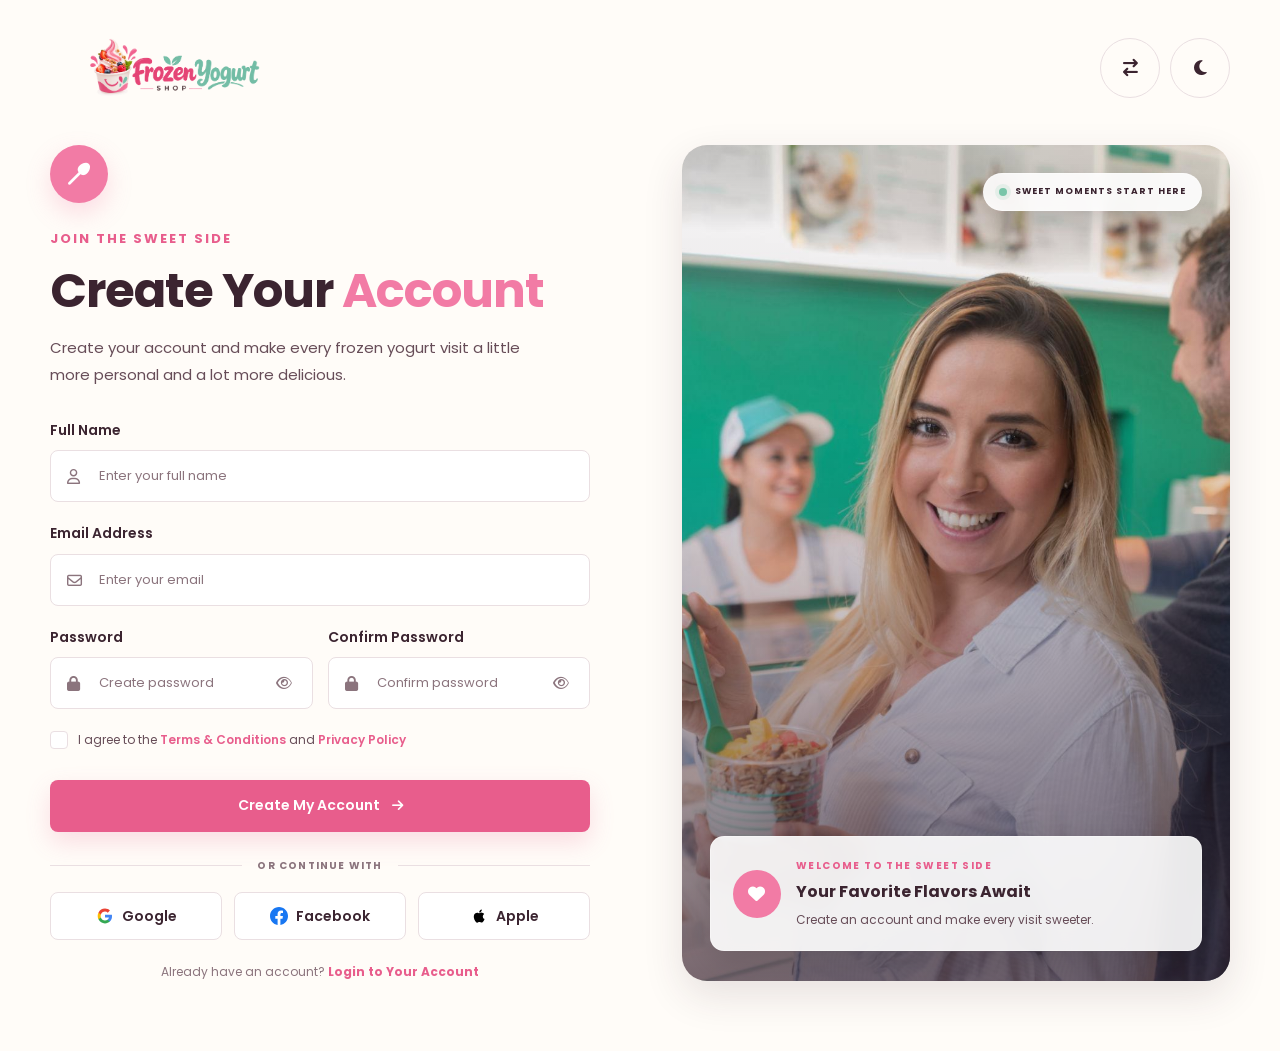
<file: register.html>
<!DOCTYPE html>

<html lang="en">

<head>
  <meta charset="UTF-8">
  <meta name="viewport" content="width=device-width, initial-scale=1.0">
  <title>Froyo Bliss | Frozen Yogurt Shop</title>

  <!-- Favicon -->

  <link rel="icon" type="image/png" href="images/logo.png">

  <!-- Google Fonts -->

  <link rel="preconnect" href="https://fonts.googleapis.com">
  <link rel="preconnect" href="https://fonts.gstatic.com" crossorigin>
  <link href="https://fonts.googleapis.com/css2?family=Poppins:wght@300;400;500;600;700;800&display=swap" rel="stylesheet">

  <!-- Font Awesome -->

  <link rel="stylesheet" href="https://cdnjs.cloudflare.com/ajax/libs/font-awesome/6.7.2/css/all.min.css">

  <!-- CSS -->

  <link rel="stylesheet" href="css/style.css">
  <link rel="stylesheet" href="css/responsive.css">
</head>

<body>
<!-- =========================================================
     REGISTER PAGE
     PART 1 — HTML
     NO HEADER
========================================================= -->

<section class="register-section" id="registerSection">

    <div class="register-container">


        <!-- =================================================
             TOP BAR
             LOGO + AUTH CONTROLS
        ================================================== -->

        <div class="register-top-bar">

            <!-- Logo -->
            <a href="index.html" class="register-logo">

                <img
                    src="images/logo.png"
                    alt="Frozen Yogurt Shop"
                >

            </a>


            <!-- Auth Controls -->
            <div class="register-auth-controls">

                <!-- RTL -->
                <button
                    type="button"
                    class="register-auth-control"
                    id="rtlToggle"
                    aria-label="Toggle RTL mode"
                    title="Toggle RTL"
                >
                    <i class="fa-solid fa-arrow-right-arrow-left"></i>
                   
                </button>


                <!-- Dark Mode -->
                <button
                    type="button"
                    class="register-auth-control"
                    id="darkModeToggle"
                    aria-label="Toggle dark mode"
                    title="Toggle Dark Mode"
                >
                    <i class="fa-solid fa-moon"></i>
                    
                </button>

            </div>

        </div>



        <!-- =================================================
             REGISTER MAIN
        ================================================== -->

        <div class="register-main">


            <!-- =================================================
                 REGISTER CONTENT
            ================================================== -->

            <div class="register-content">


                <!-- Brand Mark -->
                <div class="register-brand-mark">

                    <i class="fa-solid fa-spoon"></i>

                </div>


                <!-- Eyebrow -->
                <span class="register-eyebrow">
                    JOIN THE SWEET SIDE
                </span>


                <!-- Heading -->
                <h1>
                    Create Your
                    <span>Account</span>
                </h1>


                <!-- Intro -->
                <p class="register-intro">
                    Create your account and make every frozen yogurt
                    visit a little more personal and a lot more delicious.
                </p>



                <!-- =================================================
                     REGISTER FORM
                ================================================== -->

                <form
                    class="register-form"
                    id="registerForm"
                >


                    <!-- =================================================
                         FULL NAME
                    ================================================== -->

                    <div class="register-form-group">

                        <label for="registerName">
                            Full Name
                        </label>

                        <div class="register-input-wrap">

                            <i class="fa-regular fa-user"></i>

                            <input
                                type="text"
                                id="registerName"
                                name="name"
                                placeholder="Enter your full name"
                                autocomplete="name"
                                required
                            >

                        </div>

                    </div>



                    <!-- =================================================
                         EMAIL
                    ================================================== -->

                    <div class="register-form-group">

                        <label for="registerEmail">
                            Email Address
                        </label>

                        <div class="register-input-wrap">

                            <i class="fa-regular fa-envelope"></i>

                            <input
                                type="email"
                                id="registerEmail"
                                name="email"
                                placeholder="Enter your email"
                                autocomplete="email"
                                required
                            >

                        </div>

                    </div>



                    <!-- =================================================
                         PASSWORD ROW
                    ================================================== -->

                    <div class="register-form-row">


                        <!-- Password -->

                        <div class="register-form-group">

                            <label for="registerPassword">
                                Password
                            </label>

                            <div class="register-input-wrap">

                                <i class="fa-solid fa-lock"></i>

                                <input
                                    type="password"
                                    id="registerPassword"
                                    name="password"
                                    placeholder="Create password"
                                    autocomplete="new-password"
                                    required
                                >

                                <button
                                    type="button"
                                    class="register-password-toggle"
                                    id="registerPasswordToggle"
                                    aria-label="Show password"
                                >
                                    <i class="fa-regular fa-eye"></i>
                                </button>

                            </div>

                        </div>


                        <!-- Confirm Password -->

                        <div class="register-form-group">

                            <label for="registerConfirmPassword">
                                Confirm Password
                            </label>

                            <div class="register-input-wrap">

                                <i class="fa-solid fa-lock"></i>

                                <input
                                    type="password"
                                    id="registerConfirmPassword"
                                    name="confirmPassword"
                                    placeholder="Confirm password"
                                    autocomplete="new-password"
                                    required
                                >

                                <button
                                    type="button"
                                    class="register-password-toggle"
                                    id="registerConfirmPasswordToggle"
                                    aria-label="Show password"
                                >
                                    <i class="fa-regular fa-eye"></i>
                                </button>

                            </div>

                        </div>

                    </div>



                    <!-- =================================================
                         TERMS
                    ================================================== -->

                    <div class="register-form-options">

                        <label class="register-terms">

                            <input
                                type="checkbox"
                                id="registerTerms"
                                name="terms"
                                required
                            >

                            <span class="register-custom-checkbox"></span>

                            <span class="register-terms-text">

                                I agree to the
                                <a href="#">
                                    Terms & Conditions
                                </a>
                                and
                                <a href="#">
                                    Privacy Policy
                                </a>

                            </span>

                        </label>

                    </div>



                    <!-- =================================================
                         REGISTER BUTTON
                    ================================================== -->

                    <button
                        type="submit"
                        class="register-submit"
                    >

                        <span>
                            Create My Account
                        </span>

                        <i class="fa-solid fa-arrow-right"></i>

                    </button>



                    <!-- =================================================
                         SOCIAL DIVIDER
                    ================================================== -->

                    <div class="register-divider">

                        <span>
                            OR CONTINUE WITH
                        </span>

                    </div>



                    <!-- =================================================
                         SOCIAL LOGIN
                    ================================================== -->

                    <div class="register-social-buttons">


                        <!-- =================================================
                             GOOGLE
                        ================================================== -->

                        <button
                            type="button"
                            class="register-social-button register-social-google"
                            aria-label="Continue with Google"
                        >

                            <svg
                                class="register-social-svg"
                                viewBox="0 0 24 24"
                                aria-hidden="true"
                            >

                                <path
                                    fill="#4285F4"
                                    d="M21.35 12.27c0-.71-.06-1.39-.18-2.04H12v3.86h5.24a4.48 4.48 0 0 1-1.94 2.94v2.45h3.14c1.84-1.69 2.91-4.18 2.91-7.21Z"
                                />

                                <path
                                    fill="#34A853"
                                    d="M12 21.84c2.63 0 4.84-.87 6.45-2.36l-3.14-2.45c-.87.58-1.98.92-3.31.92-2.54 0-4.7-1.72-5.47-4.03H3.29v2.53A9.75 9.75 0 0 0 12 21.84Z"
                                />

                                <path
                                    fill="#FBBC05"
                                    d="M6.53 13.92A5.86 5.86 0 0 1 6.23 12c0-.67.12-1.32.3-1.92V7.55H3.29A9.75 9.75 0 0 0 2.25 12c0 1.57.38 3.05 1.04 4.45l3.24-2.53Z"
                                />

                                <path
                                    fill="#EA4335"
                                    d="M12 6.05c1.43 0 2.71.49 3.72 1.45l2.79-2.79C16.84 3.14 14.63 2.16 12 2.16a9.75 9.75 0 0 0-8.71 5.39l3.24 2.53C7.3 7.77 9.46 6.05 12 6.05Z"
                                />

                            </svg>

                            <span>
                                Google
                            </span>

                        </button>



                        <!-- =================================================
                             FACEBOOK
                        ================================================== -->

                        <button
                            type="button"
                            class="register-social-button register-social-facebook"
                            aria-label="Continue with Facebook"
                        >

                            <svg
                                class="register-social-svg"
                                viewBox="0 0 24 24"
                                aria-hidden="true"
                            >

                                <path
                                    fill="#1877F2"
                                    d="M24 12.07C24 5.4 18.63 0 12 0S0 5.4 0 12.07C0 18.1 4.39 23.1 10.13 24v-8.44H7.08v-3.49h3.05V9.41c0-3.04 1.79-4.73 4.54-4.73 1.31 0 2.68.24 2.68.24v2.97h-1.51c-1.49 0-1.95.93-1.95 1.88v2.3h3.32l-.53 3.49h-2.79V24C19.61 23.1 24 18.1 24 12.07Z"
                                />

                            </svg>

                            <span>
                                Facebook
                            </span>

                        </button>



                        <!-- =================================================
                             APPLE
                        ================================================== -->

                        <button
                            type="button"
                            class="register-social-button register-social-apple"
                            aria-label="Continue with Apple"
                        >

                            <svg
                                class="register-social-svg"
                                viewBox="0 0 24 24"
                                aria-hidden="true"
                            >

                                <path
                                    fill="#000000"
                                    d="M17.05 12.54c-.02-2.18 1.78-3.23 1.86-3.28a4.1 4.1 0 0 0-3.23-1.75c-1.36-.14-2.66.81-3.35.81-.7 0-1.78-.8-2.92-.78a4.3 4.3 0 0 0-3.62 2.21c-1.56 2.7-.4 6.68 1.1 8.87.75 1.07 1.62 2.26 2.78 2.22 1.12-.05 1.54-.72 2.9-.72 1.35 0 1.73.72 2.91.7 1.2-.02 1.96-1.08 2.69-2.16a8.82 8.82 0 0 0 1.23-2.5 3.88 3.88 0 0 1-2.35-3.62Z"
                                />

                                <path
                                    fill="#000000"
                                    d="M14.85 6.08c.61-.74 1.02-1.77.91-2.8-.88.04-1.95.59-2.58 1.33-.56.65-1.05 1.69-.92 2.68.98.08 1.98-.5 2.59-1.21Z"
                                />

                            </svg>

                            <span>
                                Apple
                            </span>

                        </button>

                    </div>



                    <!-- =================================================
                         LOGIN LINK
                    ================================================== -->

                    <p class="register-login-text">

                        Already have an account?

                        <a href="login.html">
                            Login to Your Account
                        </a>

                    </p>

                </form>

            </div>



            <!-- =================================================
                 REGISTER VISUAL
            ================================================== -->

            <div class="register-visual">

                <div class="register-image">

                    <img
                        src="images/register.jpg"
                        alt="Fresh frozen yogurt with colorful toppings"
                        loading="eager"
                    >

                </div>


                <div class="register-image-overlay"></div>


                <!-- Visual Card -->
                <div class="register-visual-card">

                    <div class="register-visual-icon">

                        <i class="fa-solid fa-heart"></i>

                    </div>

                    <div class="register-visual-card-content">

                        <span>
                            WELCOME TO THE SWEET SIDE
                        </span>

                        <strong>
                            Your Favorite Flavors Await
                        </strong>

                        <small>
                            Create an account and make every visit sweeter.
                        </small>

                    </div>

                </div>


                <!-- Flavor Badge -->
                <div class="register-flavor-badge">

                    <span class="register-flavor-dot"></span>

                    <span>
                        SWEET MOMENTS START HERE
                    </span>

                </div>

            </div>

        </div>

    </div>

</section>
<!-- JS -->

  <script src="js/script.js"></script>

</body>
</html>
</file>
